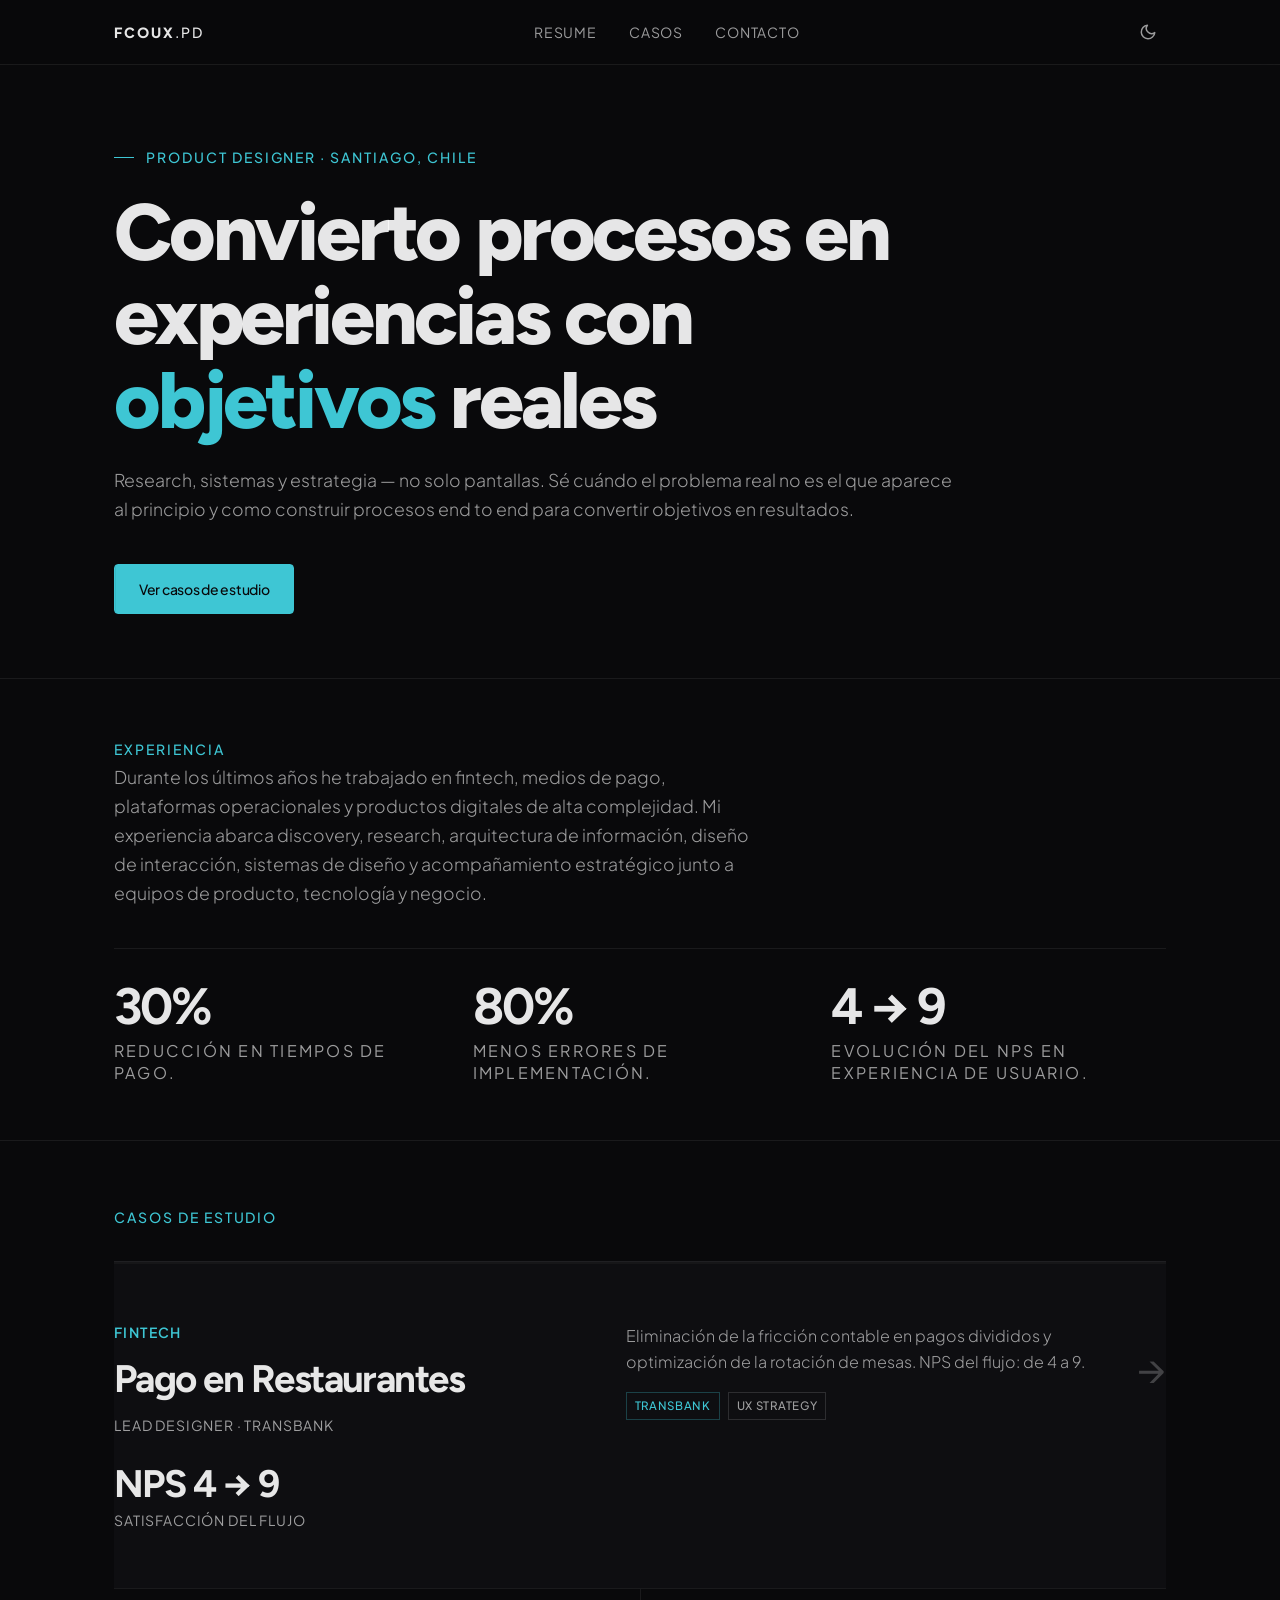
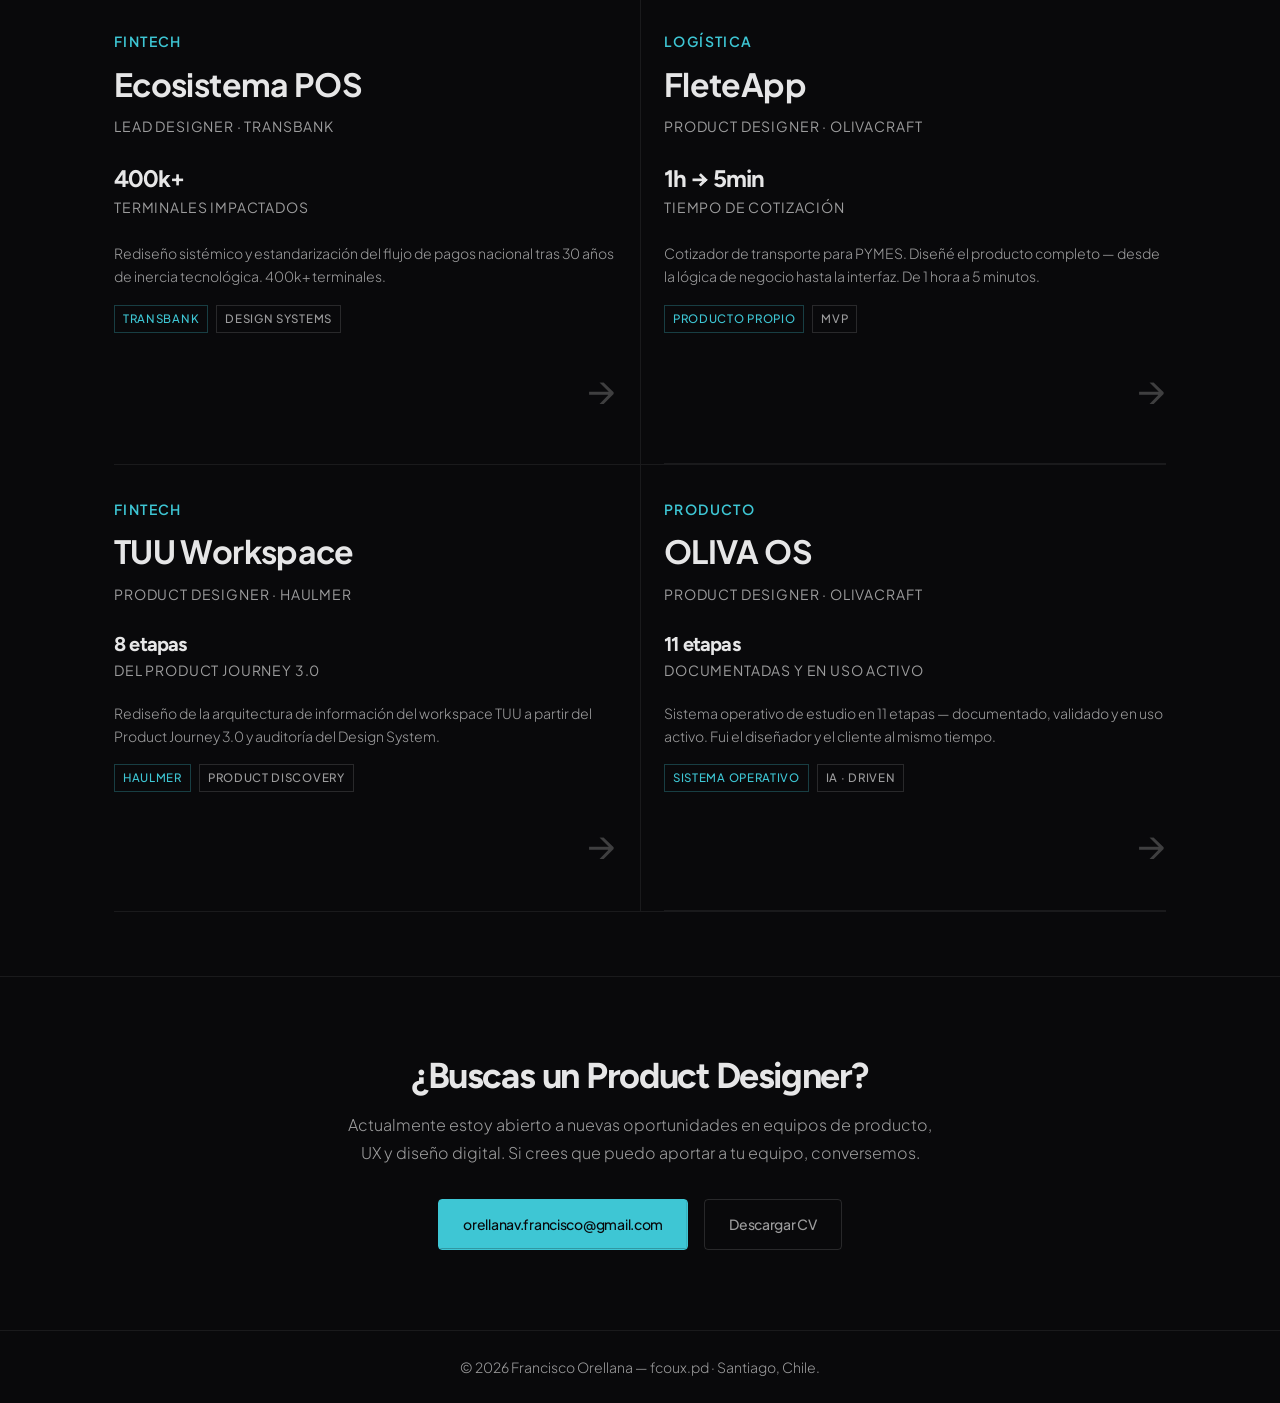
<file: index.html>
<!DOCTYPE html>
<html lang="es">

<head>
  <meta charset="UTF-8" />
  <meta name="viewport" content="width=device-width, initial-scale=1.0" />
  <title>Francisco Orellana — fcoux.pd</title>
  <meta name="description" content="Product Designer con foco en research, sistemas y estrategia. He escalado flujos de pago nacionales y rediseñado ecosistemas de alta transaccionalidad." />
  <meta property="og:title" content="Francisco Orellana — fcoux.pd" />
  <meta property="og:description" content="Product Designer con foco en research, sistemas y estrategia. He escalado flujos de pago nacionales y rediseñado ecosistemas de alta transaccionalidad." />
  <meta property="og:image" content="https://fcohubto.github.io/fco-orellana-pd/media/preview.jpg" />
  <meta property="og:url" content="https://fcohubto.github.io/fco-orellana-pd/" />
  <meta property="og:type" content="website" />
  <link rel="preconnect" href="https://fonts.googleapis.com" />
  <link rel="preconnect" href="https://fonts.gstatic.com" crossorigin />
  <link href="https://fonts.googleapis.com/css2?family=Figtree:wght@300;400;500;600;700;800&family=Plus+Jakarta+Sans:wght@300;400;500;600&display=swap" rel="stylesheet" />
  <link rel="stylesheet" href="css/base.css" />
  <link rel="stylesheet" href="css/index.css" />
  <script>(function(){var t=localStorage.getItem('theme')||'dark';document.documentElement.setAttribute('data-theme',t);})();</script>
</head>

<body>

  <header class="navbar" id="navbar">
    <div class="container nav-content">
      <a href="index.html" class="logo" aria-label="Inicio"><strong>fcoux</strong>.pd</a>
      <nav class="desktop-nav" aria-label="Navegación principal">
        <a href="#about">Resume</a>
        <a href="#projects">Casos</a>
        <a href="#contact">Contacto</a>
      </nav>
      <button class="theme-toggle" id="themeToggle" aria-label="Activar modo claro">
        <svg class="icon-moon" xmlns="http://www.w3.org/2000/svg" width="18" height="18" viewBox="0 0 24 24" fill="none" stroke="currentColor" stroke-width="2" stroke-linecap="round" stroke-linejoin="round" aria-hidden="true"><path d="M21 12.79A9 9 0 1 1 11.21 3 7 7 0 0 0 21 12.79z"/></svg>
        <svg class="icon-sun" xmlns="http://www.w3.org/2000/svg" width="18" height="18" viewBox="0 0 24 24" fill="none" stroke="currentColor" stroke-width="2" stroke-linecap="round" stroke-linejoin="round" aria-hidden="true"><circle cx="12" cy="12" r="5"/><line x1="12" y1="1" x2="12" y2="3"/><line x1="12" y1="21" x2="12" y2="23"/><line x1="4.22" y1="4.22" x2="5.64" y2="5.64"/><line x1="18.36" y1="18.36" x2="19.78" y2="19.78"/><line x1="1" y1="12" x2="3" y2="12"/><line x1="21" y1="12" x2="23" y2="12"/><line x1="4.22" y1="19.78" x2="5.64" y2="18.36"/><line x1="18.36" y1="5.64" x2="19.78" y2="4.22"/></svg>
      </button>
      <button class="menu-toggle" id="menuToggle" type="button" aria-label="Abrir menú" aria-expanded="false">
        <span></span><span></span><span></span>
      </button>
    </div>
    <nav class="mobile-menu" id="mobileMenu" aria-label="Menú móvil">
      <a href="#about">Resume</a>
      <a href="#projects">Casos</a>
      <a href="#contact">Contacto</a>
    </nav>
  </header>

  <main>

    <!-- HERO -->
    <section class="hero">
      <div class="container">
        <p class="eyebrow">Product Designer · Santiago, Chile</p>
        <h1>Convierto procesos en experiencias con <span class="accent">objetivos</span> reales</h1>
        <p class="hero-body">Research, sistemas y estrategia — no solo pantallas. Sé cuándo el problema real no es el que aparece al principio y como construir procesos end to end para convertir objetivos en resultados.</p>
        <div class="hero-actions">
          <a href="#projects" class="btn btn-primary">Ver casos de estudio</a>
        </div>
      </div>
    </section>

   
    <!-- ABOUT -->
    <section class="section-about">

    <div class="container">

        <span class="section-label">
            Experiencia
        </span>

        <p class="about-lead">
            Durante los últimos años he trabajado en fintech, medios de pago, plataformas operacionales
            y productos digitales de alta complejidad. Mi experiencia abarca discovery, research,
            arquitectura de información, diseño de interacción, sistemas de diseño y acompañamiento
            estratégico junto a equipos de producto, tecnología y negocio.
        </p>

        <div class="stats-strip">

            <div class="stat-item">
                <span class="stat-number">30%</span>
                <span class="stat-label">
                    Reducción en tiempos de pago.
                </span>
            </div>

            <div class="stat-item">
                <span class="stat-number">80%</span>
                <span class="stat-label">
                    Menos errores de implementación.
                </span>
            </div>

            <div class="stat-item">
                <span class="stat-number">4 → 9</span>
                <span class="stat-label">
                    Evolución del NPS en experiencia de usuario.
                </span>
            </div>

        </div>

    </div>

</section>

    <!-- CASOS DE ESTUDIO -->
    <section class="section-projects" id="projects">
      <div class="container">
        <p class="section-label">Casos de Estudio</p>
        <div class="projects">

          <!-- FEATURED -->
          <article class="project-card project-card--featured">
            <a href="html/restaurante.html" class="project-card-link">
              <div class="project-meta">
                <span class="case-num">Fintech</span>
                <h3>Pago en Restaurantes</h3>
                <p class="project-role">Lead Designer · Transbank</p>
                <div class="card-metric">
                  <span class="metric-value">NPS 4 → 9</span>
                  <span class="metric-label">satisfacción del flujo</span>
                </div>
              </div>
              <div class="project-body">
                <p class="project-description">Eliminación de la fricción contable en pagos divididos y optimización de la rotación de mesas. NPS del flujo: de 4 a 9.</p>
                <div class="project-tags">
                  <span class="tag tag-primary">Transbank</span>
                  <span class="tag tag-secondary">UX Strategy</span>
                </div>
              </div>
              <span class="case-arrow" aria-hidden="true">→</span>
            </a>
          </article>

          <!-- ROW MEDIA -->
          <div class="projects-row">
            <article class="project-card">
              <a href="html/ecosistemas.html" class="project-card-link">
                <div class="project-meta">
                  <span class="case-num">Fintech</span>
                  <h3>Ecosistema POS</h3>
                  <p class="project-role">Lead Designer · Transbank</p>
                  <div class="card-metric">
                    <span class="metric-value">400k+</span>
                    <span class="metric-label">terminales impactados</span>
                  </div>
                </div>
                <div class="project-body">
                  <p class="project-description">Rediseño sistémico y estandarización del flujo de pagos nacional tras 30 años de inercia tecnológica. 400k+ terminales.</p>
                  <div class="project-tags">
                    <span class="tag tag-primary">Transbank</span>
                    <span class="tag tag-secondary">Design Systems</span>
                  </div>
                </div>
                <span class="case-arrow" aria-hidden="true">→</span>
              </a>
            </article>

            <article class="project-card">
              <a href="html/fletes.html" class="project-card-link">
                <div class="project-meta">
                  <span class="case-num">Logística</span>
                  <h3>FleteApp</h3>
                  <p class="project-role">Product Designer · Olivacraft</p>
                  <div class="card-metric">
                    <span class="metric-value">1h → 5min</span>
                    <span class="metric-label">tiempo de cotización</span>
                  </div>
                </div>
                <div class="project-body">
                  <p class="project-description">Cotizador de transporte para PYMES. Diseñé el producto completo — desde la lógica de negocio hasta la interfaz. De 1 hora a 5 minutos.</p>
                  <div class="project-tags">
                    <span class="tag tag-primary">Producto propio</span>
                    <span class="tag tag-secondary">MVP</span>
                  </div>
                </div>
                <span class="case-arrow" aria-hidden="true">→</span>
              </a>
            </article>
          </div>

          <!-- ROW COMPACT -->
          <div class="projects-row projects-row--compact">
            <article class="project-card">
              <a href="html/haulmer.html" class="project-card-link">
                <div class="project-meta">
                  <span class="case-num">Fintech</span>
                  <h3>TUU Workspace</h3>
                  <p class="project-role">Product Designer · Haulmer</p>
                  <div class="card-metric">
                    <span class="metric-value">8 etapas</span>
                    <span class="metric-label">del Product Journey 3.0</span>
                  </div>
                </div>
                <div class="project-body">
                  <p class="project-description">Rediseño de la arquitectura de información del workspace TUU a partir del Product Journey 3.0 y auditoría del Design System.</p>
                  <div class="project-tags">
                    <span class="tag tag-primary">Haulmer</span>
                    <span class="tag tag-secondary">Product Discovery</span>
                  </div>
                </div>
                <span class="case-arrow" aria-hidden="true">→</span>
              </a>
            </article>

            <article class="project-card">
              <a href="html/oliva.html" class="project-card-link">
                <div class="project-meta">
                  <span class="case-num">Producto</span>
                  <h3>OLIVA OS</h3>
                  <p class="project-role">Product Designer · Olivacraft</p>
                  <div class="card-metric">
                    <span class="metric-value">11 etapas</span>
                    <span class="metric-label">documentadas y en uso activo</span>
                  </div>
                </div>
                <div class="project-body">
                  <p class="project-description">Sistema operativo de estudio en 11 etapas — documentado, validado y en uso activo. Fui el diseñador y el cliente al mismo tiempo.</p>
                  <div class="project-tags">
                    <span class="tag tag-primary">Sistema Operativo</span>
                    <span class="tag tag-secondary">IA · Driven</span>
                  </div>
                </div>
                <span class="case-arrow" aria-hidden="true">→</span>
              </a>
            </article>
          </div>

        </div>
      </div>
    </section>

    <!-- CONTACTO -->
    <section class="section-contact" id="contact">
      <div class="container">
       <h2>
    ¿Buscas un Product Designer?
</h2>

<p>
    Actualmente estoy abierto a nuevas oportunidades en equipos de producto, <br>
    UX y diseño digital. Si crees que puedo aportar a tu equipo, conversemos.
</p>
        <div class="contact-actions">
          <a href="mailto:orellanav.francisco@gmail.com" class="btn btn-primary">orellanav.francisco@gmail.com</a>
          <a href="https://drive.google.com/file/d/1DukevKoUTuz3YmqU4nQAWcCzyHPK4ZQq/view?usp=sharingf" class="btn btn-outline" target="_blank" rel="noopener">Descargar CV</a>
        </div>
      </div>
    </section>

  </main>

  <footer>
    <p>© 2026 Francisco Orellana — fcoux.pd · Santiago, Chile.</p>
  </footer>

  <script src="js/main.js"></script>
</body>

</html>
</file>
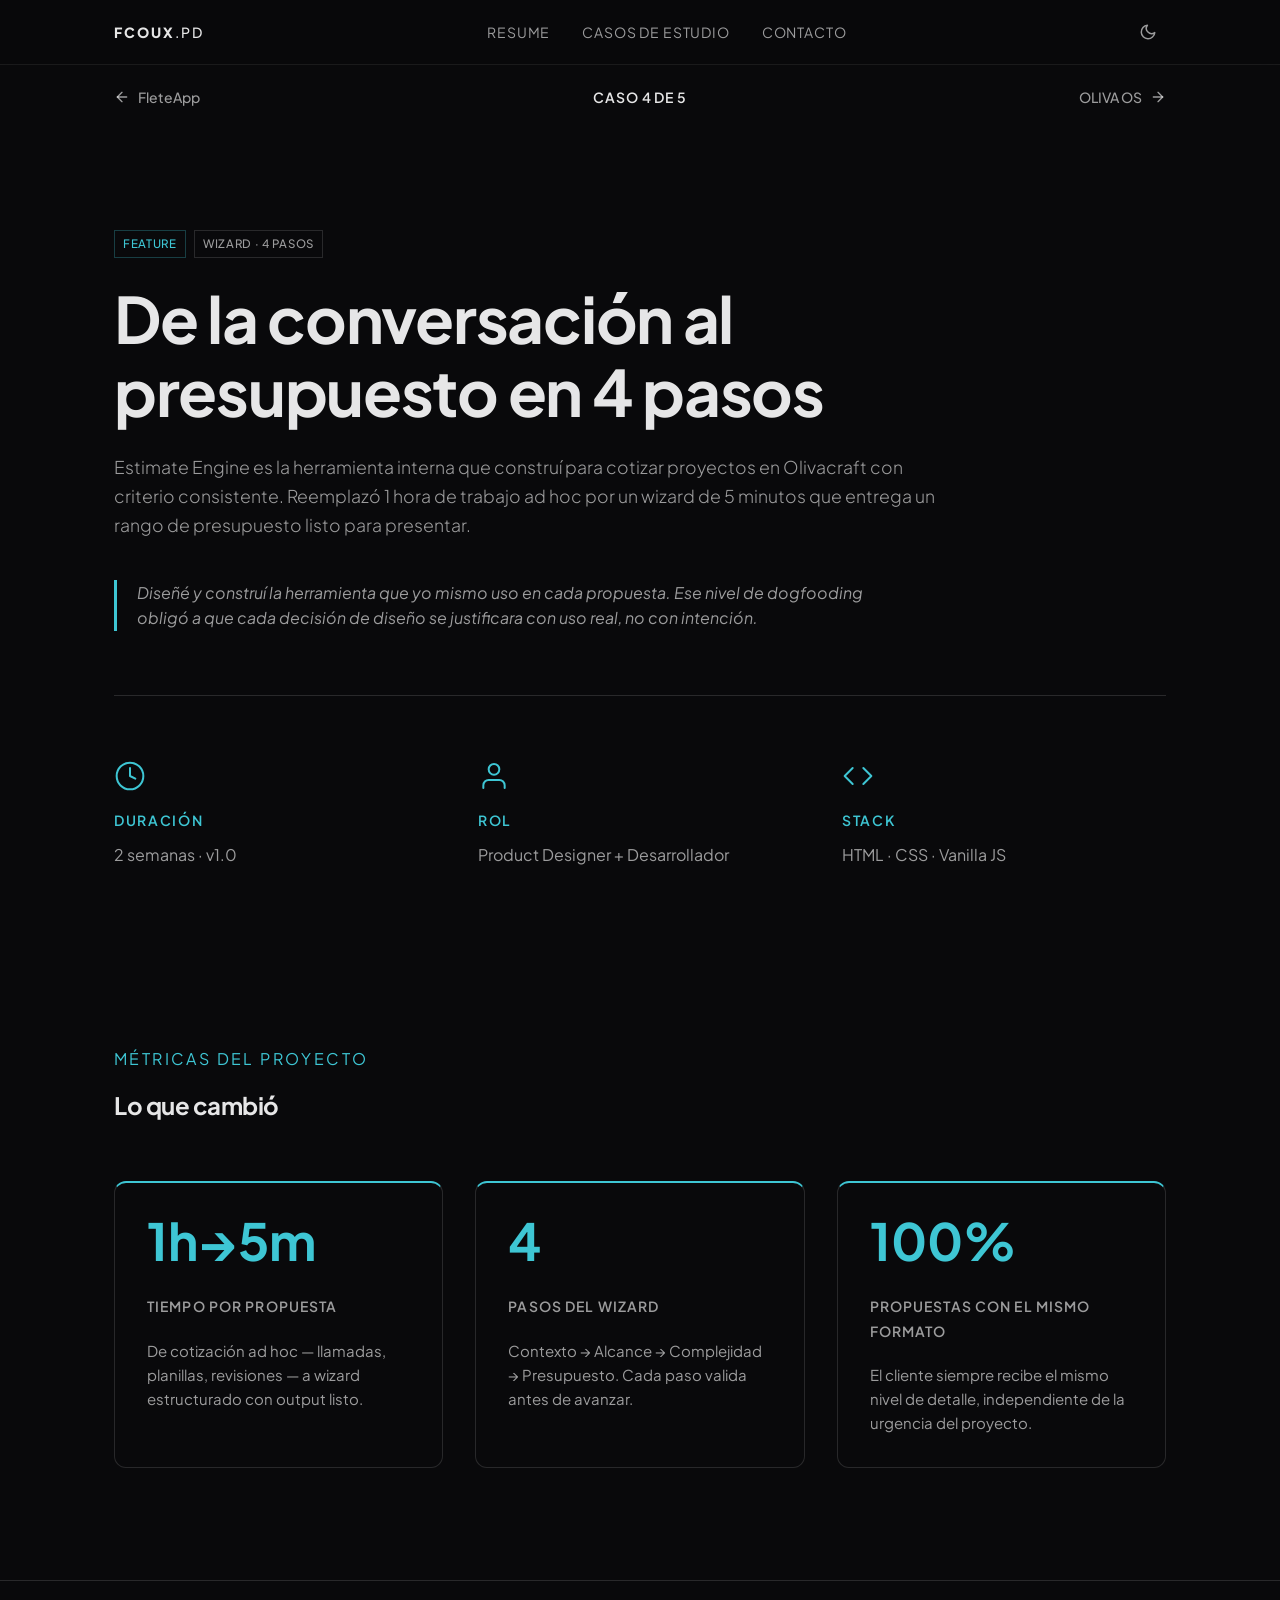
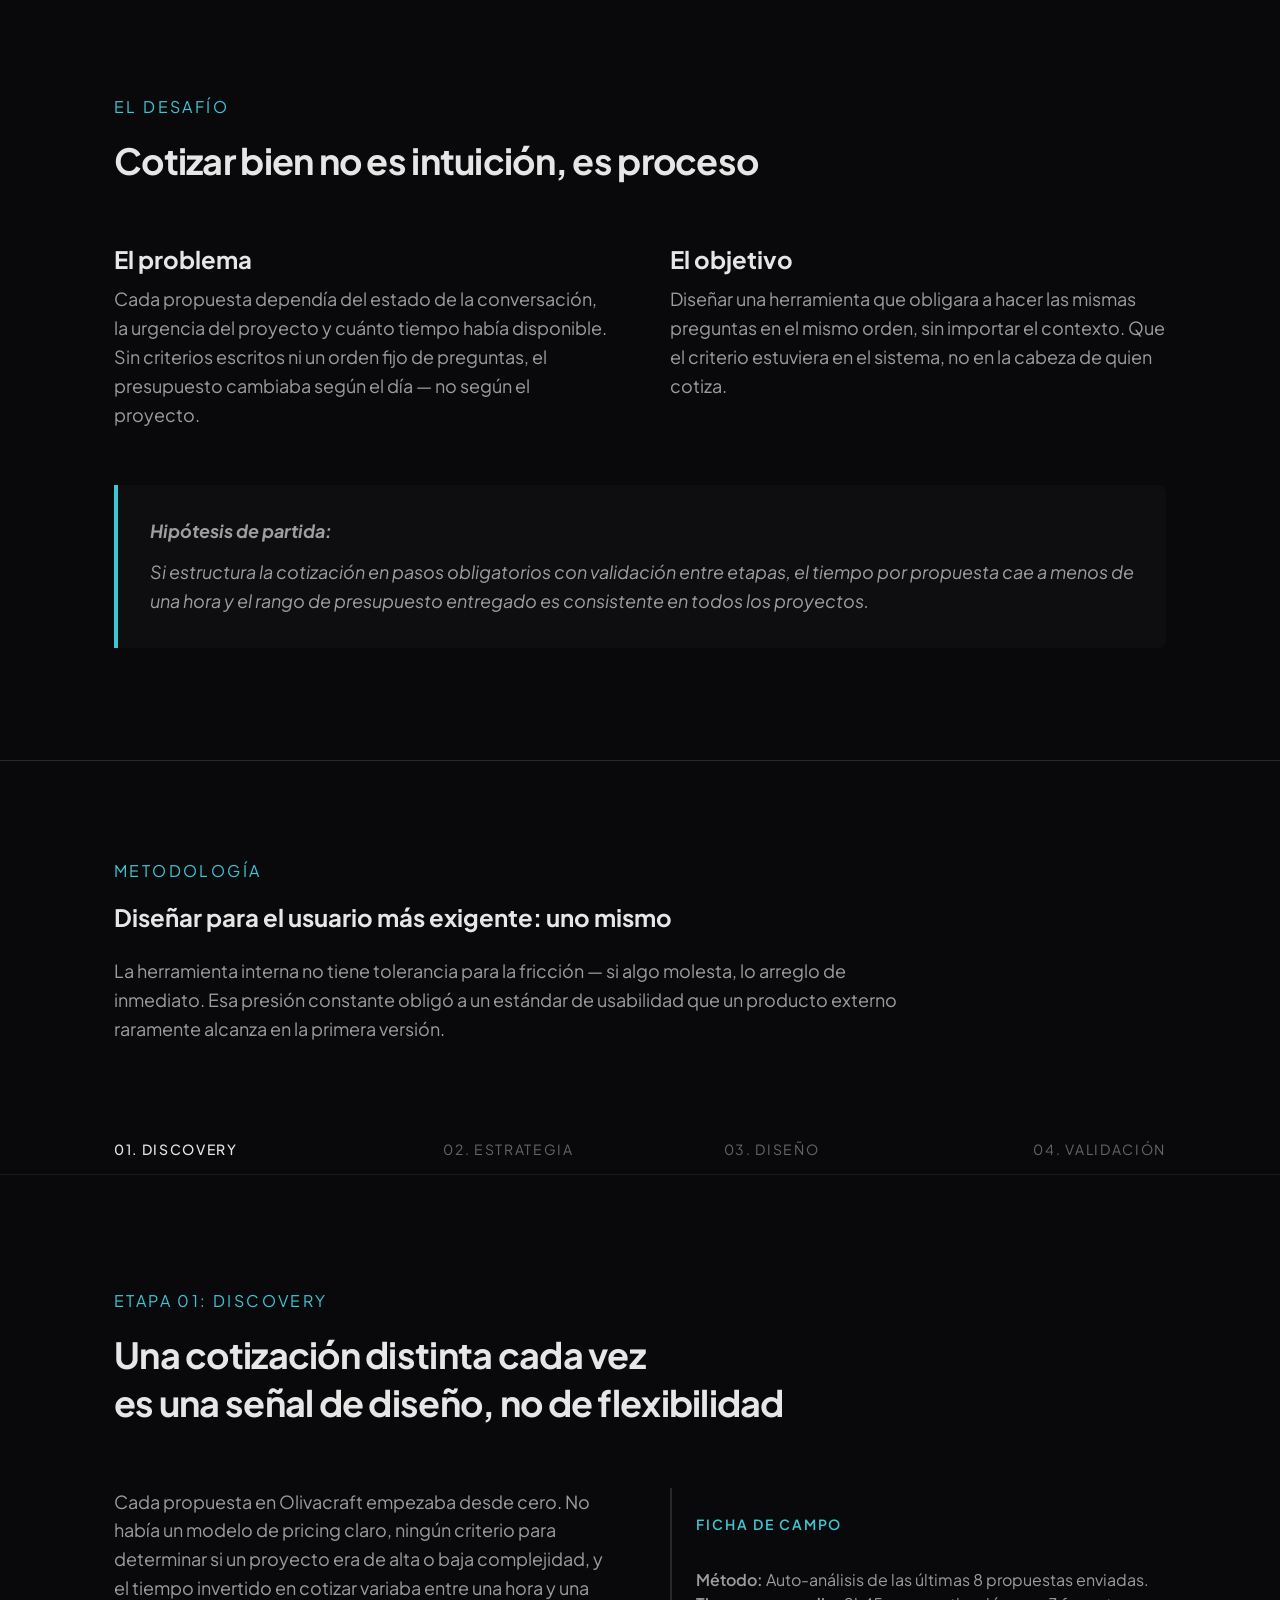
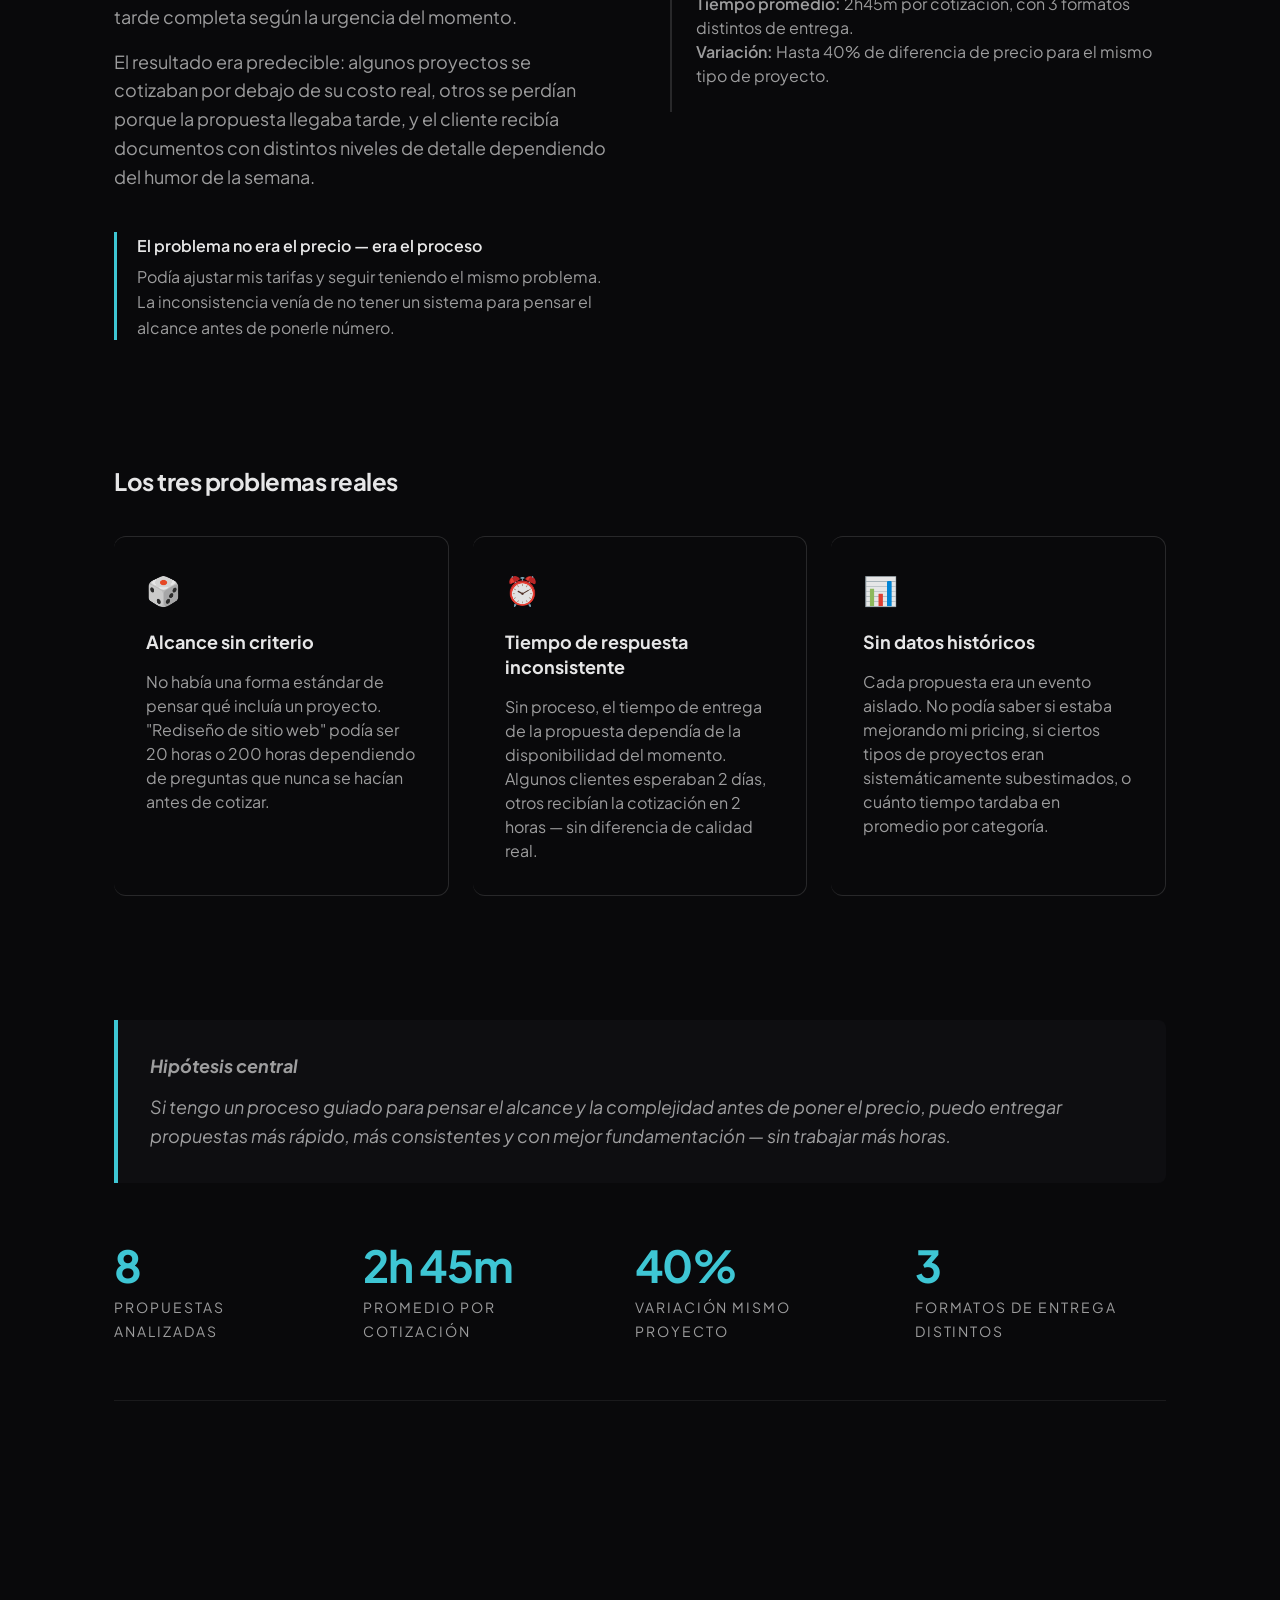
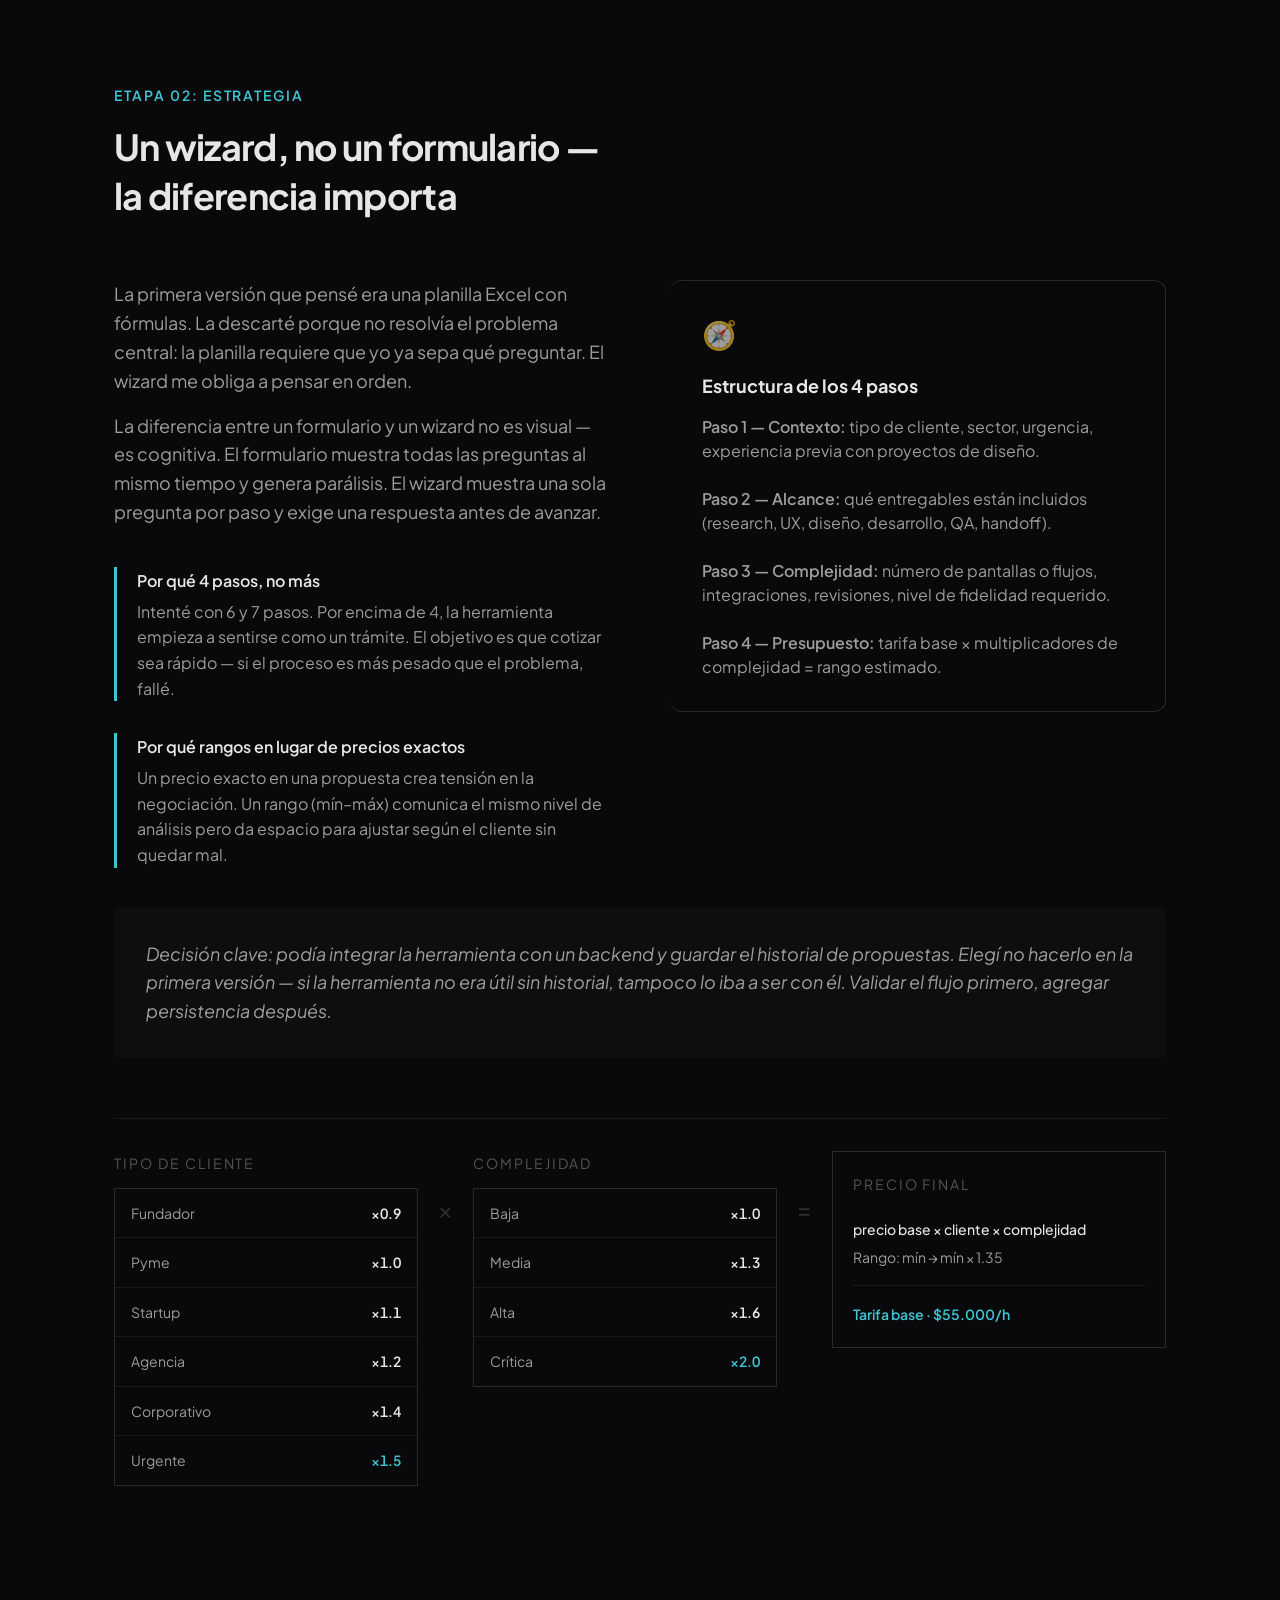
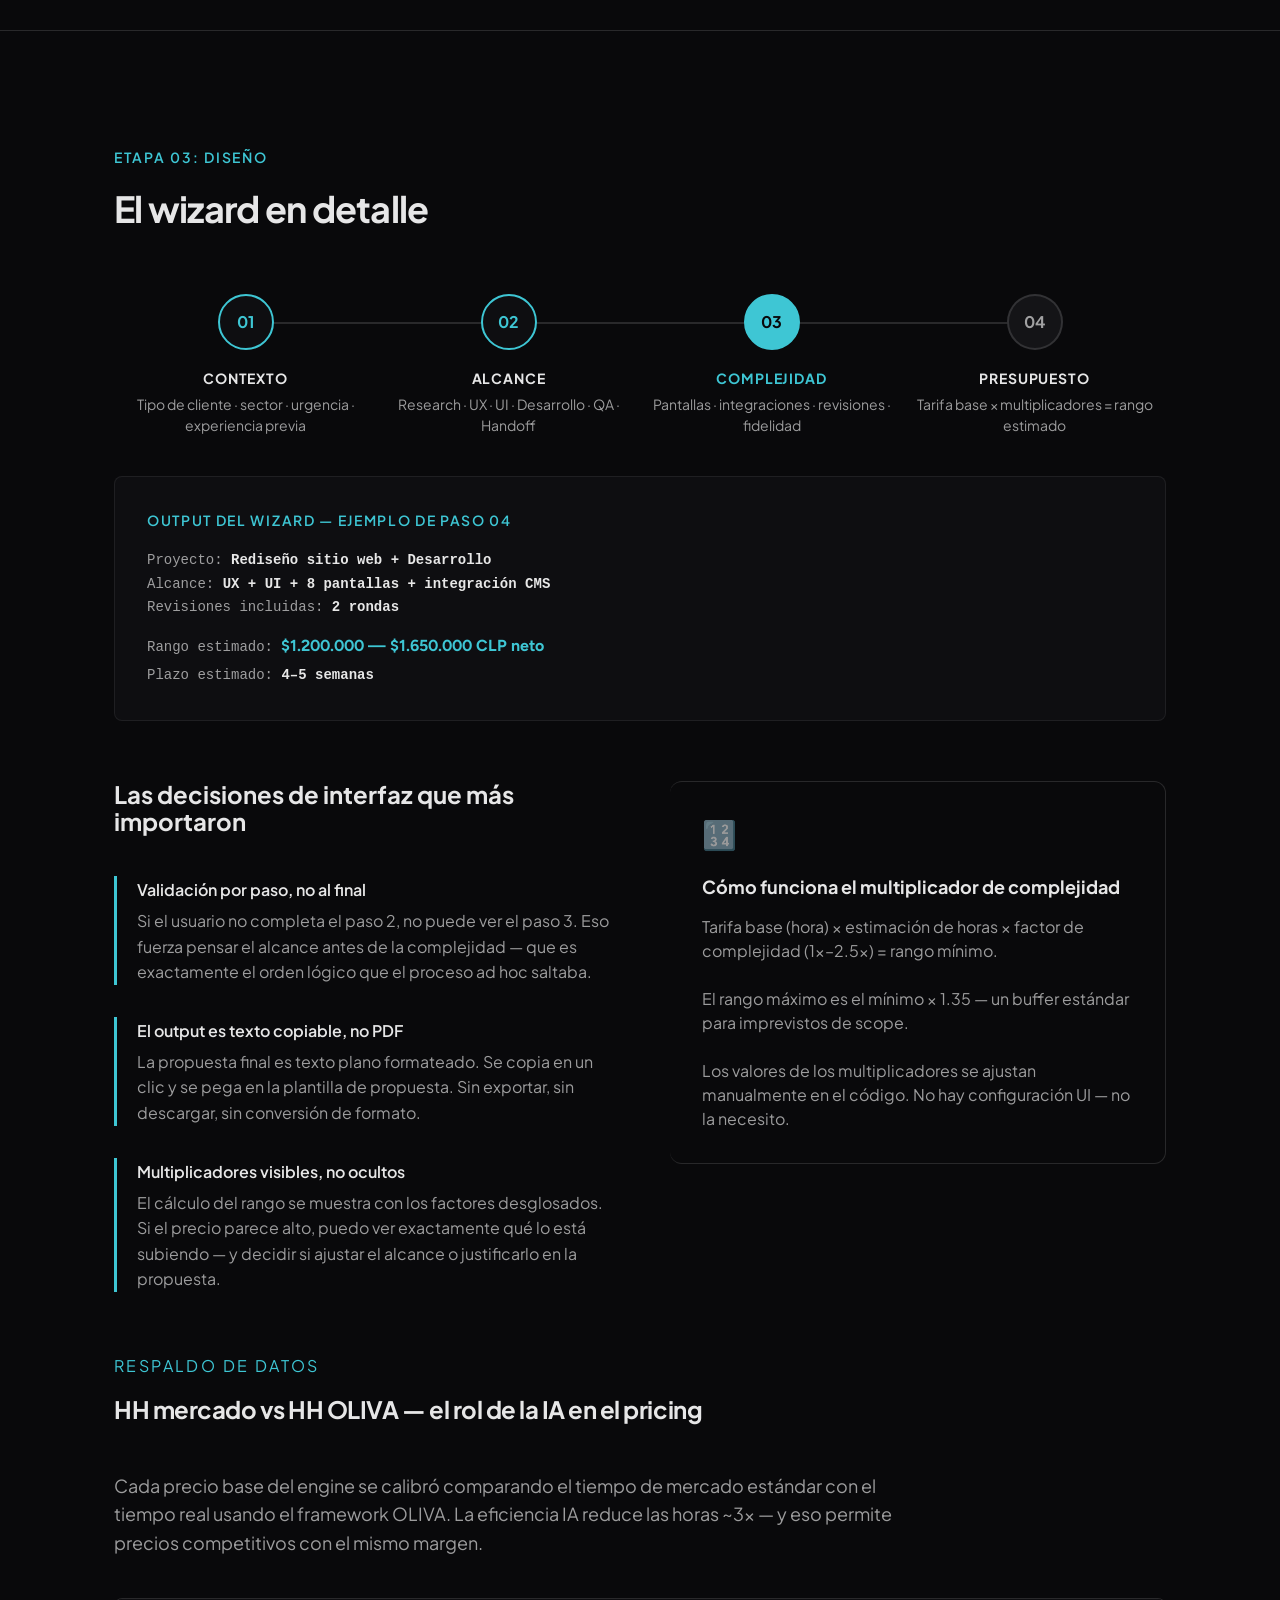
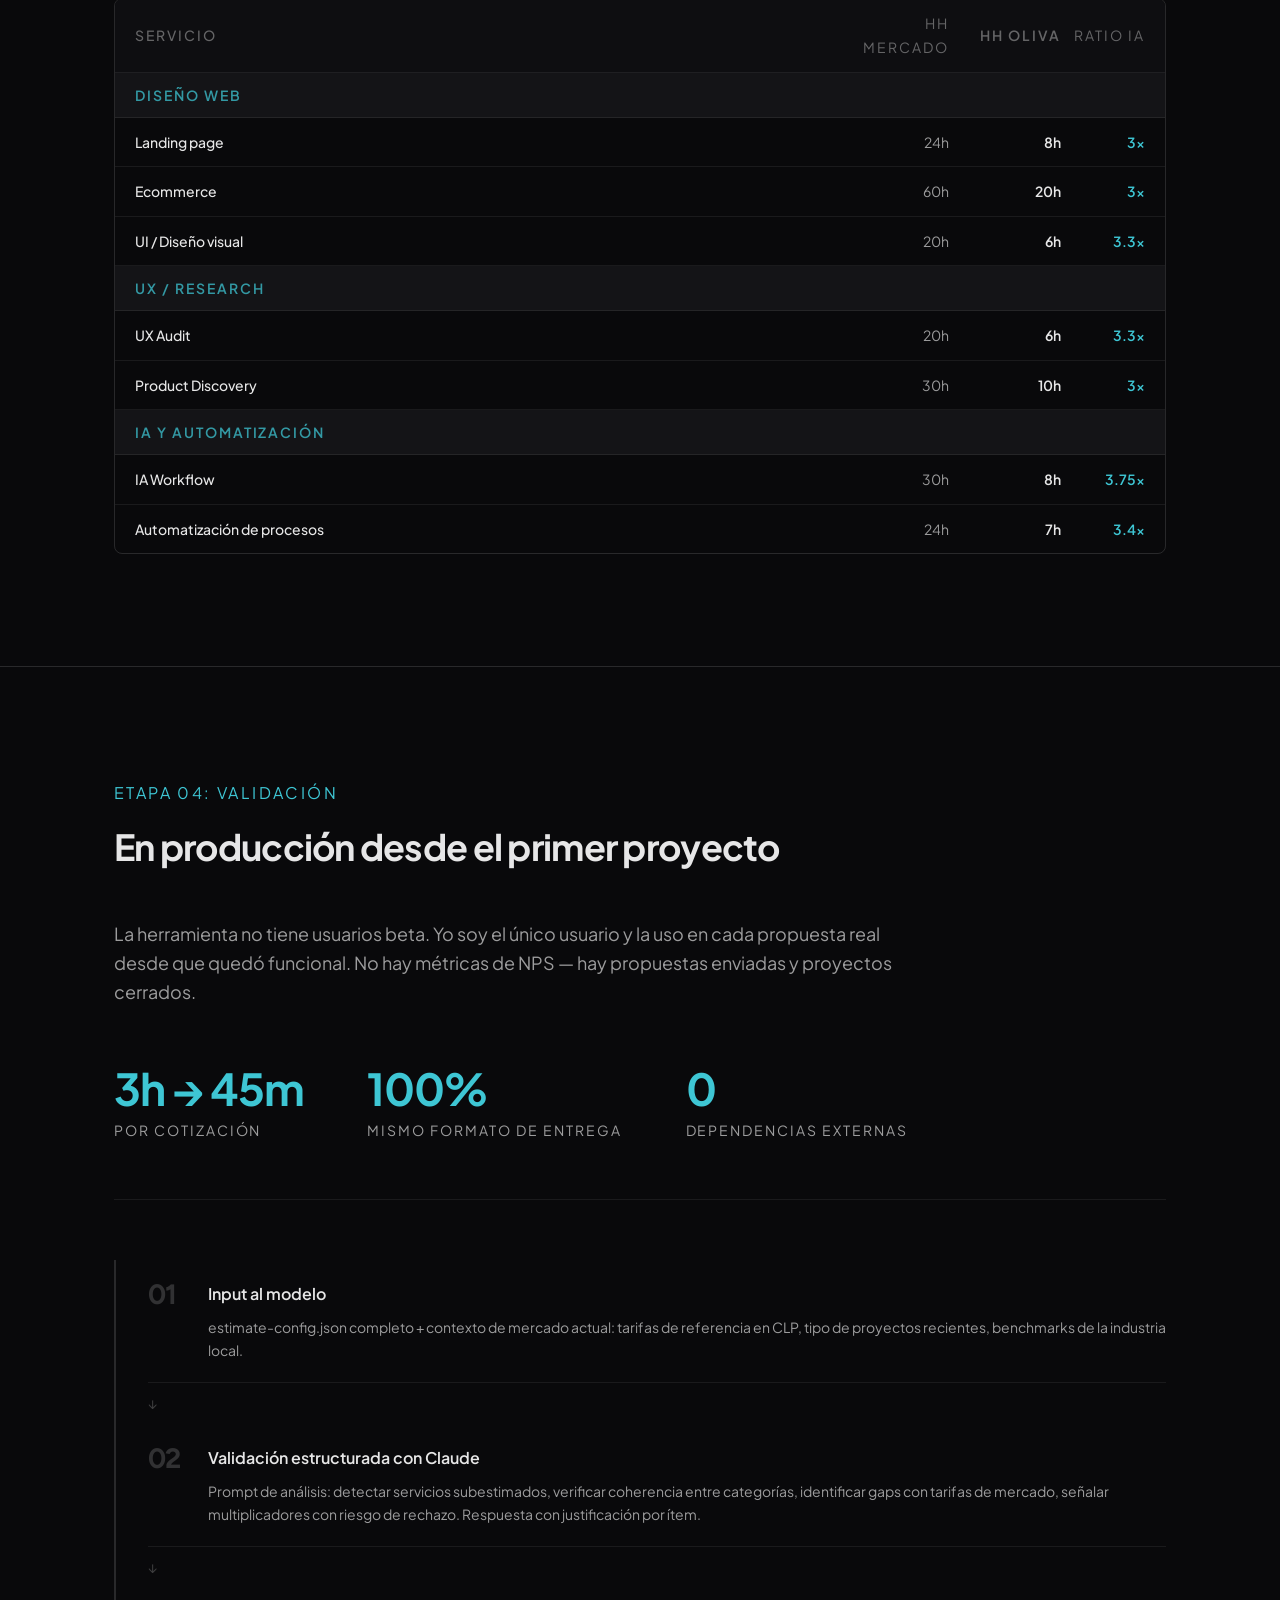
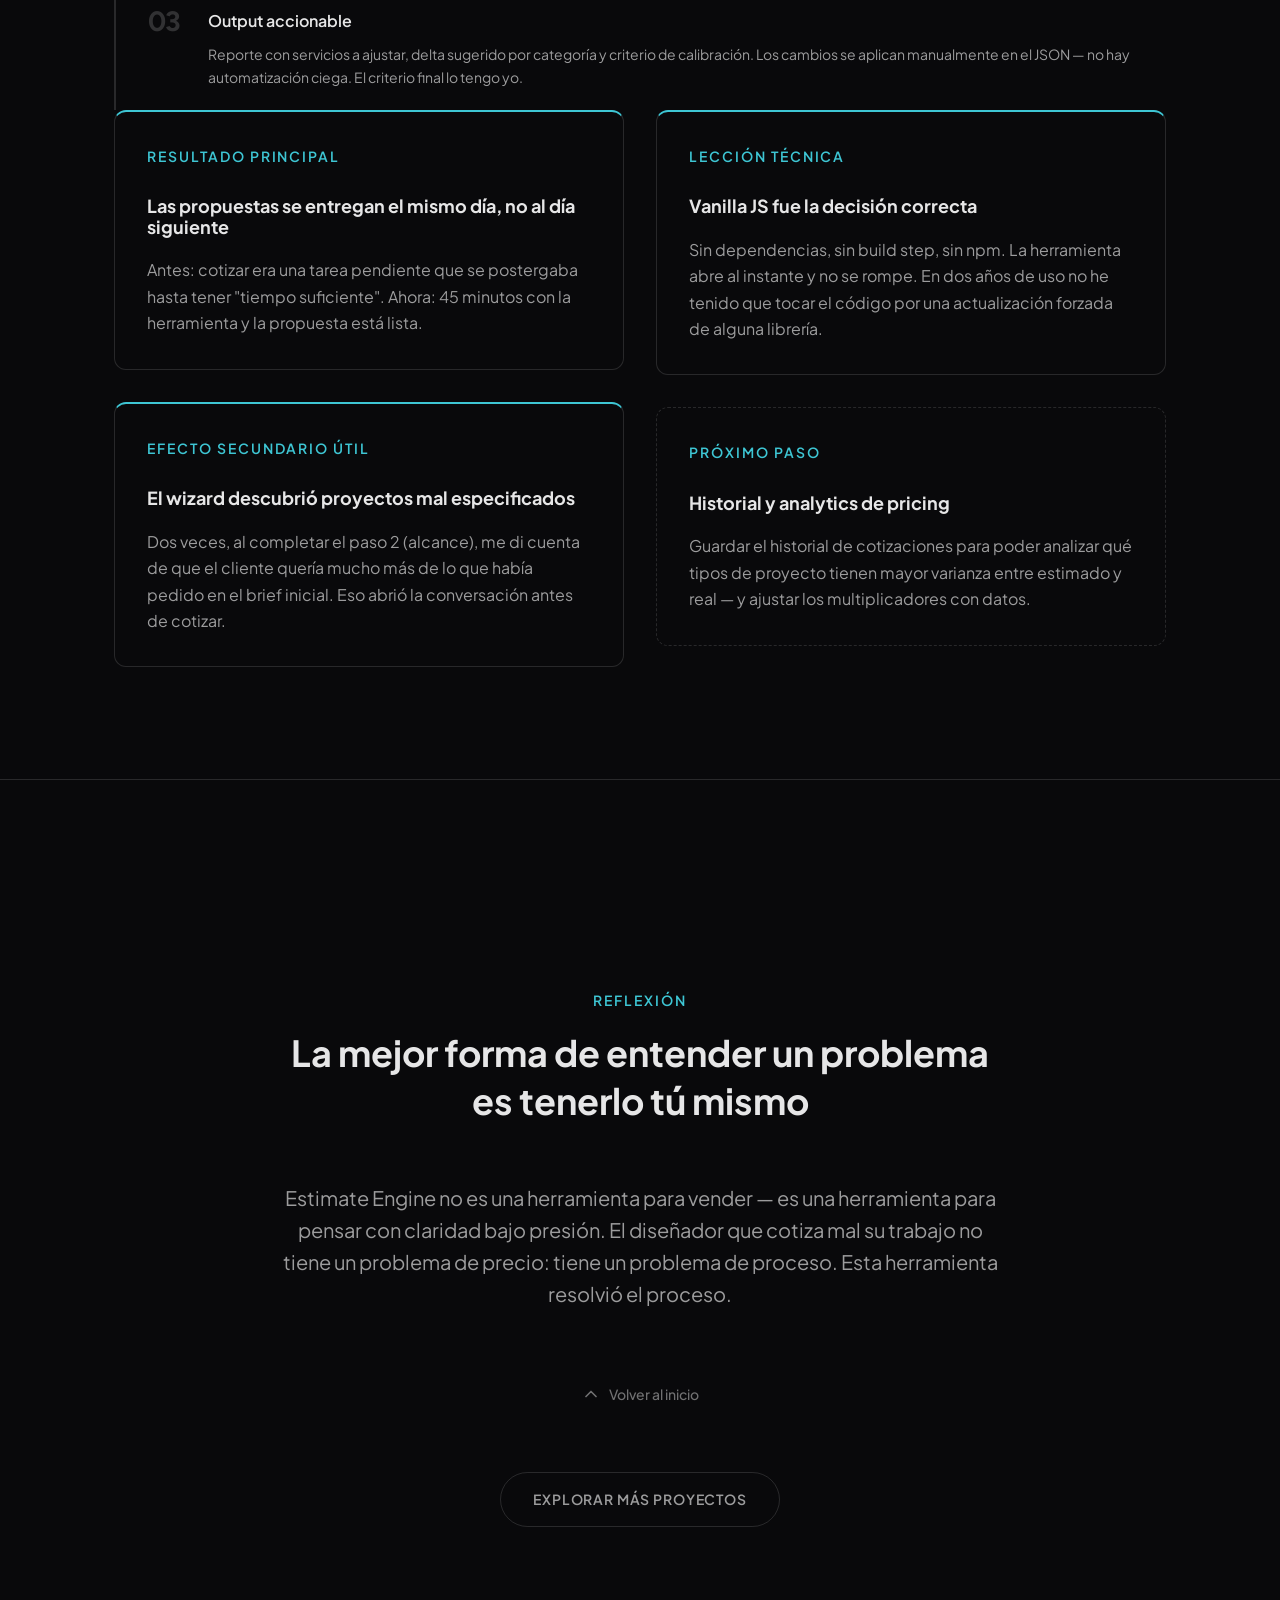
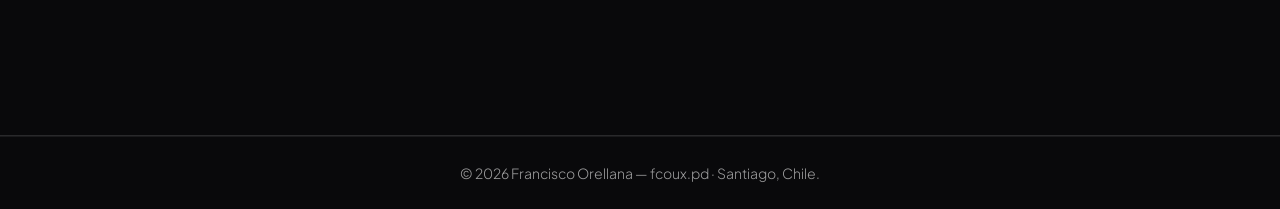
<file: html/estimate.html>
<!DOCTYPE html>
<html lang="es">
<head>
    <meta charset="UTF-8">
    <meta name="viewport" content="width=device-width, initial-scale=1.0">
    <title>Estimate Engine | fcoux.pd</title>
    <link rel="preconnect" href="https://fonts.googleapis.com" />
    <link rel="preconnect" href="https://fonts.gstatic.com" crossorigin />
    <link href="https://fonts.googleapis.com/css2?family=Figtree:wght@300;400;500;600;700;800&family=Plus+Jakarta+Sans:wght@300;400;500;600&display=swap" rel="stylesheet" />
    <link rel="stylesheet" href="../css/base.css">
    <link rel="stylesheet" href="../css/caso.css">
    <link rel="stylesheet" href="../css/estimate.css">
    <script>(function(){var t=localStorage.getItem('theme')||'dark';document.documentElement.setAttribute('data-theme',t);})();</script>
</head>
<body>

    <header class="navbar" id="navbar">
        <div class="container nav-content">
            <a href="../index.html" class="logo"><strong>fcoux</strong>.pd</a>
            <nav class="nav-links desktop-nav">
                <a href="../index.html#about">Resume</a>
                <a href="../index.html#projects">Casos de Estudio</a>
                <a href="../index.html#contact">Contacto</a>
            </nav>
            <button class="theme-toggle" id="themeToggle" aria-label="Activar modo claro">
                <svg class="icon-moon" xmlns="http://www.w3.org/2000/svg" width="18" height="18" viewBox="0 0 24 24" fill="none" stroke="currentColor" stroke-width="2" stroke-linecap="round" stroke-linejoin="round" aria-hidden="true"><path d="M21 12.79A9 9 0 1 1 11.21 3 7 7 0 0 0 21 12.79z"/></svg>
                <svg class="icon-sun" xmlns="http://www.w3.org/2000/svg" width="18" height="18" viewBox="0 0 24 24" fill="none" stroke="currentColor" stroke-width="2" stroke-linecap="round" stroke-linejoin="round" aria-hidden="true"><circle cx="12" cy="12" r="5"/><line x1="12" y1="1" x2="12" y2="3"/><line x1="12" y1="21" x2="12" y2="23"/><line x1="4.22" y1="4.22" x2="5.64" y2="5.64"/><line x1="18.36" y1="18.36" x2="19.78" y2="19.78"/><line x1="1" y1="12" x2="3" y2="12"/><line x1="21" y1="12" x2="23" y2="12"/><line x1="4.22" y1="19.78" x2="5.64" y2="18.36"/><line x1="18.36" y1="5.64" x2="19.78" y2="4.22"/></svg>
            </button>
            <button class="menu-toggle" id="menuToggle" type="button" aria-label="Abrir menú" aria-expanded="false">
                <span></span><span></span><span></span>
            </button>
        </div>
        <nav class="mobile-menu" id="mobileMenu">
            <a href="../index.html#about">Resume</a>
            <a href="../index.html#projects">Casos de Estudio</a>
            <a href="../index.html#contact">Contacto</a>
        </nav>
    </header>

    <nav class="breadcrumb-nav case-nav" aria-label="Navegación entre casos">
        <div class="container">
            <div class="case-nav-track">
                <a href="../html/fletes.html" class="case-nav-prev">
                    <svg width="16" height="16" viewBox="0 0 24 24" fill="none" stroke="currentColor" stroke-width="2" stroke-linecap="round" stroke-linejoin="round" aria-hidden="true"><path d="M19 12H5"/><path d="m12 19-7-7 7-7"/></svg>
                    <span class="case-nav-label">FleteApp</span>
                </a>
                <span class="case-nav-identity">Caso 4 de 5</span>
                <a href="../html/oliva.html" class="case-nav-next">
                    <span class="case-nav-label">OLIVA OS</span>
                    <svg width="16" height="16" viewBox="0 0 24 24" fill="none" stroke="currentColor" stroke-width="2" stroke-linecap="round" stroke-linejoin="round" aria-hidden="true"><path d="M5 12h14"/><path d="m12 5 7 7-7 7"/></svg>
                </a>
            </div>
        </div>
    </nav>

    <main>

        <!-- HERO -->
        <section class="project-detail-hero">
            <div class="container">
                <div class="project-tags">
                    <span class="tag tag-primary">Feature</span>
                    <span class="tag tag-secondary">Wizard · 4 pasos</span>
                </div>

                <div class="project-header">
                    <h1>De la conversación al presupuesto en 4 pasos</h1>
                    <p class="project-subtitle">Estimate Engine es la herramienta interna que construí para cotizar proyectos en Olivacraft con criterio consistente. Reemplazó 1 hora de trabajo ad hoc por un wizard de 5 minutos que entrega un rango de presupuesto listo para presentar.</p>
                </div>

                <p class="case-role">Diseñé y construí la herramienta que yo mismo uso en cada propuesta. Ese nivel de dogfooding obligó a que cada decisión de diseño se justificara con uso real, no con intención.</p>

                <div class="project-meta-grid">
                    <div class="project-meta-item">
                        <div class="icon-box">
                            <svg xmlns="http://www.w3.org/2000/svg" viewBox="0 0 24 24" fill="none" stroke="currentColor" stroke-width="2" stroke-linecap="round" stroke-linejoin="round"><circle cx="12" cy="12" r="10"/><polyline points="12 6 12 12 16 14"/></svg>
                        </div>
                        <span>Duración</span>
                        <p>2 semanas · v1.0</p>
                    </div>
                    <div class="project-meta-item">
                        <div class="icon-box">
                            <svg xmlns="http://www.w3.org/2000/svg" viewBox="0 0 24 24" fill="none" stroke="currentColor" stroke-width="2" stroke-linecap="round" stroke-linejoin="round"><path d="M20 21v-2a4 4 0 0 0-4-4H8a4 4 0 0 0-4 4v2"/><circle cx="12" cy="7" r="4"/></svg>
                        </div>
                        <span>Rol</span>
                        <p>Product Designer + Desarrollador</p>
                    </div>
                    <div class="project-meta-item">
                        <div class="icon-box">
                            <svg xmlns="http://www.w3.org/2000/svg" viewBox="0 0 24 24" fill="none" stroke="currentColor" stroke-width="2" stroke-linecap="round" stroke-linejoin="round"><polyline points="16 18 22 12 16 6"/><polyline points="8 6 2 12 8 18"/></svg>
                        </div>
                        <span>Stack</span>
                        <p>HTML · CSS · Vanilla JS</p>
                    </div>
                </div>
            </div>
        </section>


        <!-- MÉTRICAS -->
        <section class="section-wrapper border-top">
            <div class="section-content">
                <div class="container">
                    <div class="process-header">
                        <span class="eyebrow">Métricas del proyecto</span>
                        <h3 class="feature-title">Lo que cambió</h3>
                    </div>
                    <div class="metrics-grid mt-60">
                        <div class="metric-card">
                            <span class="metric-value">1h→5m</span>
                            <h3 class="metric-label">Tiempo por propuesta</h3>
                            <p class="metric-description">De cotización ad hoc — llamadas, planillas, revisiones — a wizard estructurado con output listo.</p>
                        </div>
                        <div class="metric-card">
                            <span class="metric-value">4</span>
                            <h3 class="metric-label">Pasos del wizard</h3>
                            <p class="metric-description">Contexto → Alcance → Complejidad → Presupuesto. Cada paso valida antes de avanzar.</p>
                        </div>
                        <div class="metric-card">
                            <span class="metric-value">100%</span>
                            <h3 class="metric-label">Propuestas con el mismo formato</h3>
                            <p class="metric-description">El cliente siempre recibe el mismo nivel de detalle, independiente de la urgencia del proyecto.</p>
                        </div>
                    </div>
                </div>
            </div>
        </section>


        <!-- EL DESAFÍO -->
        <section class="section-wrapper border-top">
            <div class="container">
                <div class="problem-statement">
                    <div class="process-header">
                        <span class="eyebrow">El desafío</span>
                        <h2 class="feature-title">Cotizar bien no es intuición, es proceso</h2>
                    </div>

                    <div class="two-columns-grid mt-60">
                        <div class="col-text">
                            <h3>El problema</h3>
                            <p>Cada propuesta dependía del estado de la conversación, la urgencia del proyecto y cuánto tiempo había disponible. Sin criterios escritos ni un orden fijo de preguntas, el presupuesto cambiaba según el día — no según el proyecto.</p>
                        </div>
                        <div class="col-text">
                            <h3>El objetivo</h3>
                            <p>Diseñar una herramienta que obligara a hacer las mismas preguntas en el mismo orden, sin importar el contexto. Que el criterio estuviera en el sistema, no en la cabeza de quien cotiza.</p>
                        </div>
                    </div>

                    <div class="data-box mt-40">
                        <strong>Hipótesis de partida:</strong> Si estructura la cotización en pasos obligatorios con validación entre etapas, el tiempo por propuesta cae a menos de una hora y el rango de presupuesto entregado es consistente en todos los proyectos.
                    </div>
                </div>
            </div>
        </section>


        <!-- MÉTODO INTRO -->
        <section class="section-wrapper process-intro">
            <div class="container">
                <div class="process-header">
                    <span class="eyebrow">Metodología</span>
                    <h3>Diseñar para el usuario más exigente: uno mismo</h3>
                    <p class="section-description">
                        La herramienta interna no tiene tolerancia para la fricción — si algo molesta, lo arreglo de inmediato. Esa presión constante obligó a un estándar de usabilidad que un producto externo raramente alcanza en la primera versión.
                    </p>
                </div>
            </div>
        </section>


        <nav class="project-progress-nav" aria-label="Etapas del caso">
            <div class="progress-bar-fill" id="case-progress-fill"></div>
            <div class="container">
                <div class="chapter-stepper">
                    <a href="#cap1" class="chapter-step" data-cap="cap1">01. Discovery</a>
                    <a href="#cap2" class="chapter-step" data-cap="cap2">02. Estrategia</a>
                    <a href="#cap3" class="chapter-step" data-cap="cap3">03. Diseño</a>
                    <a href="#cap4" class="chapter-step" data-cap="cap4">04. Validación</a>
                </div>
            </div>
        </nav>


        <!-- CAP 1: DISCOVERY -->
        <section id="cap1" class="section-wrapper">
            <div class="container">
                <div class="process-header">
                    <span class="eyebrow">Etapa 01: Discovery</span>
                    <h2 class="feature-title">Una cotización distinta cada vez<br>es una señal de diseño, no de flexibilidad</h2>
                </div>

                <div class="two-columns-grid mt-60">
                    <div class="col-text">
                        <p>Cada propuesta en Olivacraft empezaba desde cero. No había un modelo de pricing claro, ningún criterio para determinar si un proyecto era de alta o baja complejidad, y el tiempo invertido en cotizar variaba entre una hora y una tarde completa según la urgencia del momento.</p>
                        <p>El resultado era predecible: algunos proyectos se cotizaban por debajo de su costo real, otros se perdían porque la propuesta llegaba tarde, y el cliente recibía documentos con distintos niveles de detalle dependiendo del humor de la semana.</p>

                        <div class="pillars-grid">
                            <div class="highlight-list">
                                <strong>El problema no era el precio — era el proceso</strong>
                                <p>Podía ajustar mis tarifas y seguir teniendo el mismo problema. La inconsistencia venía de no tener un sistema para pensar el alcance antes de ponerle número.</p>
                            </div>
                        </div>
                    </div>

                    <div class="col-text">
                        <article class="hypo-item hypo-item--card">
                            <span class="eyebrow">Ficha de Campo</span>
                            <div class="card-body-metrics">
                                <p><strong>Método:</strong> Auto-análisis de las últimas 8 propuestas enviadas.</p>
                                <p><strong>Tiempo promedio:</strong> 2h45m por cotización, con 3 formatos distintos de entrega.</p>
                                <p><strong>Variación:</strong> Hasta 40% de diferencia de precio para el mismo tipo de proyecto.</p>
                            </div>
                        </article>
                    </div>
                </div>

                <div class="guerrilla-box">
                    <div class="process-header">
                        <h3 class="feature-title">Los tres problemas reales</h3>
                    </div>
                    <div class="hypothesis-grid">
                        <article class="hypo-item hypo-item--card">
                            <span class="card-icon">🎲</span>
                            <h4>Alcance sin criterio</h4>
                            <p>No había una forma estándar de pensar qué incluía un proyecto. "Rediseño de sitio web" podía ser 20 horas o 200 horas dependiendo de preguntas que nunca se hacían antes de cotizar.</p>
                        </article>
                        <article class="hypo-item hypo-item--card">
                            <span class="card-icon">⏰</span>
                            <h4>Tiempo de respuesta inconsistente</h4>
                            <p>Sin proceso, el tiempo de entrega de la propuesta dependía de la disponibilidad del momento. Algunos clientes esperaban 2 días, otros recibían la cotización en 2 horas — sin diferencia de calidad real.</p>
                        </article>
                        <article class="hypo-item hypo-item--card">
                            <span class="card-icon">📊</span>
                            <h4>Sin datos históricos</h4>
                            <p>Cada propuesta era un evento aislado. No podía saber si estaba mejorando mi pricing, si ciertos tipos de proyectos eran sistemáticamente subestimados, o cuánto tiempo tardaba en promedio por categoría.</p>
                        </article>
                    </div>
                </div>

                <div class="data-box mt-60">
                    <strong>Hipótesis central</strong>
                    Si tengo un proceso guiado para pensar el alcance y la complejidad antes de poner el precio, puedo entregar propuestas más rápido, más consistentes y con mejor fundamentación — sin trabajar más horas.
                </div>

                <div class="stat-row mt-60">
                    <div class="stat-item">
                        <span class="stat-value">8</span>
                        <span class="stat-label">Propuestas analizadas</span>
                    </div>
                    <div class="stat-item">
                        <span class="stat-value">2h 45m</span>
                        <span class="stat-label">Promedio por cotización</span>
                    </div>
                    <div class="stat-item">
                        <span class="stat-value">40%</span>
                        <span class="stat-label">Variación mismo proyecto</span>
                    </div>
                    <div class="stat-item">
                        <span class="stat-value">3</span>
                        <span class="stat-label">Formatos de entrega distintos</span>
                    </div>
                </div>

            </div>
        </section>


        <!-- CAP 2: ESTRATEGIA -->
        <section id="cap2" class="section-wrapper border-top">
            <div class="container">
                <div class="process-header">
                    <span class="stage-tag">Etapa 02: Estrategia</span>
                    <h2 class="feature-title">Un wizard, no un formulario —<br>la diferencia importa</h2>
                </div>

                <div class="two-columns-grid mt-60">
                    <div class="col-text">
                        <p>La primera versión que pensé era una planilla Excel con fórmulas. La descarté porque no resolvía el problema central: la planilla requiere que yo ya sepa qué preguntar. El wizard me obliga a pensar en orden.</p>
                        <p>La diferencia entre un formulario y un wizard no es visual — es cognitiva. El formulario muestra todas las preguntas al mismo tiempo y genera parálisis. El wizard muestra una sola pregunta por paso y exige una respuesta antes de avanzar.</p>

                        <div class="pillars-grid">
                            <div class="highlight-list">
                                <strong>Por qué 4 pasos, no más</strong>
                                <p>Intenté con 6 y 7 pasos. Por encima de 4, la herramienta empieza a sentirse como un trámite. El objetivo es que cotizar sea rápido — si el proceso es más pesado que el problema, fallé.</p>
                            </div>
                            <div class="highlight-list">
                                <strong>Por qué rangos en lugar de precios exactos</strong>
                                <p>Un precio exacto en una propuesta crea tensión en la negociación. Un rango (mín–máx) comunica el mismo nivel de análisis pero da espacio para ajustar según el cliente sin quedar mal.</p>
                            </div>
                        </div>
                    </div>

                    <div class="col-text">
                        <div class="guerrilla-box" style="padding: 0; margin: 0;">
                            <div class="hypothesis-grid" style="grid-template-columns: 1fr;">
                                <article class="hypo-item hypo-item--card">
                                    <span class="card-icon">🧭</span>
                                    <h4>Estructura de los 4 pasos</h4>
                                    <p><strong>Paso 1 — Contexto:</strong> tipo de cliente, sector, urgencia, experiencia previa con proyectos de diseño.</p>
                                    <p style="margin-top: 8px;"><strong>Paso 2 — Alcance:</strong> qué entregables están incluidos (research, UX, diseño, desarrollo, QA, handoff).</p>
                                    <p style="margin-top: 8px;"><strong>Paso 3 — Complejidad:</strong> número de pantallas o flujos, integraciones, revisiones, nivel de fidelidad requerido.</p>
                                    <p style="margin-top: 8px;"><strong>Paso 4 — Presupuesto:</strong> tarifa base × multiplicadores de complejidad = rango estimado.</p>
                                </article>
                            </div>
                        </div>
                    </div>
                </div>

                <div class="case-decision">
                    <em>Decisión clave: podía integrar la herramienta con un backend y guardar el historial de propuestas. Elegí no hacerlo en la primera versión — si la herramienta no era útil sin historial, tampoco lo iba a ser con él. Validar el flujo primero, agregar persistencia después.</em>
                </div>

                <div class="pricing-system mt-60">
                    <div class="pricing-block">
                        <p class="pricing-block-label">Tipo de cliente</p>
                        <div class="pricing-list">
                            <div class="pricing-item"><span>Fundador</span><span class="pricing-mult">×0.9</span></div>
                            <div class="pricing-item"><span>Pyme</span><span class="pricing-mult">×1.0</span></div>
                            <div class="pricing-item"><span>Startup</span><span class="pricing-mult">×1.1</span></div>
                            <div class="pricing-item"><span>Agencia</span><span class="pricing-mult">×1.2</span></div>
                            <div class="pricing-item"><span>Corporativo</span><span class="pricing-mult">×1.4</span></div>
                            <div class="pricing-item pricing-item--high"><span>Urgente</span><span class="pricing-mult">×1.5</span></div>
                        </div>
                    </div>
                    <div class="pricing-op">×</div>
                    <div class="pricing-block">
                        <p class="pricing-block-label">Complejidad</p>
                        <div class="pricing-list">
                            <div class="pricing-item"><span>Baja</span><span class="pricing-mult">×1.0</span></div>
                            <div class="pricing-item"><span>Media</span><span class="pricing-mult">×1.3</span></div>
                            <div class="pricing-item"><span>Alta</span><span class="pricing-mult">×1.6</span></div>
                            <div class="pricing-item pricing-item--high"><span>Crítica</span><span class="pricing-mult">×2.0</span></div>
                        </div>
                    </div>
                    <div class="pricing-op">=</div>
                    <div class="pricing-block pricing-block--result">
                        <p class="pricing-block-label">Precio final</p>
                        <p class="pricing-formula-text">precio base × cliente × complejidad</p>
                        <p class="pricing-formula-note">Rango: mín → mín × 1.35</p>
                        <p class="pricing-tariff">Tarifa base · $55.000/h</p>
                    </div>
                </div>

            </div>
        </section>


        <!-- CAP 3: DISEÑO -->
        <section id="cap3" class="section-wrapper border-top">
            <div class="container">
                <div class="process-header">
                    <span class="stage-tag">Etapa 03: Diseño</span>
                    <h2 class="feature-title">El wizard en detalle</h2>
                </div>

                <div class="wizard-flow">
                    <div class="wizard-steps">
                        <div class="wizard-step is-done">
                            <div class="wizard-step-num">01</div>
                            <div class="wizard-step-body">
                                <h4>Contexto</h4>
                                <p>Tipo de cliente · sector · urgencia · experiencia previa</p>
                            </div>
                        </div>
                        <div class="wizard-step is-done">
                            <div class="wizard-step-num">02</div>
                            <div class="wizard-step-body">
                                <h4>Alcance</h4>
                                <p>Research · UX · UI · Desarrollo · QA · Handoff</p>
                            </div>
                        </div>
                        <div class="wizard-step is-active">
                            <div class="wizard-step-num">03</div>
                            <div class="wizard-step-body">
                                <h4>Complejidad</h4>
                                <p>Pantallas · integraciones · revisiones · fidelidad</p>
                            </div>
                        </div>
                        <div class="wizard-step">
                            <div class="wizard-step-num">04</div>
                            <div class="wizard-step-body">
                                <h4>Presupuesto</h4>
                                <p>Tarifa base × multiplicadores = rango estimado</p>
                            </div>
                        </div>
                    </div>

                    <div class="wizard-output">
                        <span class="wizard-output-header">Output del wizard — ejemplo de paso 04</span>
                        <div><span class="wo-line-label">Proyecto: </span><span class="wo-line-value">Rediseño sitio web + Desarrollo</span></div>
                        <div><span class="wo-line-label">Alcance:  </span><span class="wo-line-value">UX + UI + 8 pantallas + integración CMS</span></div>
                        <div><span class="wo-line-label">Revisiones incluidas: </span><span class="wo-line-value">2 rondas</span></div>
                        <div style="margin-top: 12px;"><span class="wo-line-label">Rango estimado: </span><span class="wo-line-accent">$1.200.000 — $1.650.000 CLP neto</span></div>
                        <div style="margin-top: 4px;"><span class="wo-line-label">Plazo estimado: </span><span class="wo-line-value">4–5 semanas</span></div>
                    </div>
                </div>

                <div class="two-columns-grid mt-60">
                    <div class="col-text">
                        <h3>Las decisiones de interfaz que más importaron</h3>
                        <div class="pillars-grid">
                            <div class="highlight-list">
                                <strong>Validación por paso, no al final</strong>
                                <p>Si el usuario no completa el paso 2, no puede ver el paso 3. Eso fuerza pensar el alcance antes de la complejidad — que es exactamente el orden lógico que el proceso ad hoc saltaba.</p>
                            </div>
                            <div class="highlight-list">
                                <strong>El output es texto copiable, no PDF</strong>
                                <p>La propuesta final es texto plano formateado. Se copia en un clic y se pega en la plantilla de propuesta. Sin exportar, sin descargar, sin conversión de formato.</p>
                            </div>
                            <div class="highlight-list">
                                <strong>Multiplicadores visibles, no ocultos</strong>
                                <p>El cálculo del rango se muestra con los factores desglosados. Si el precio parece alto, puedo ver exactamente qué lo está subiendo — y decidir si ajustar el alcance o justificarlo en la propuesta.</p>
                            </div>
                        </div>
                    </div>

                    <div class="col-text">
                        <div class="guerrilla-box" style="padding: 0; margin: 0;">
                            <div class="hypothesis-grid" style="grid-template-columns: 1fr;">
                                <article class="hypo-item hypo-item--card">
                                    <span class="card-icon">🔢</span>
                                    <h4>Cómo funciona el multiplicador de complejidad</h4>
                                    <p>Tarifa base (hora) × estimación de horas × factor de complejidad (1x–2.5x) = rango mínimo.</p>
                                    <p style="margin-top: 8px;">El rango máximo es el mínimo × 1.35 — un buffer estándar para imprevistos de scope.</p>
                                    <p style="margin-top: 8px;">Los valores de los multiplicadores se ajustan manualmente en el código. No hay configuración UI — no la necesito.</p>
                                </article>
                            </div>
                        </div>
                    </div>
                </div>

                <div class="process-header mt-60">
                    <span class="eyebrow">Respaldo de datos</span>
                    <h4 class="feature-title">HH mercado vs HH OLIVA — el rol de la IA en el pricing</h4>
                    <p class="section-description mt-24">Cada precio base del engine se calibró comparando el tiempo de mercado estándar con el tiempo real usando el framework OLIVA. La eficiencia IA reduce las horas ~3× — y eso permite precios competitivos con el mismo margen.</p>
                </div>
                <div class="hh-table mt-40">
                    <div class="hh-row hh-head">
                        <span class="hh-service">Servicio</span>
                        <span class="hh-market">HH Mercado</span>
                        <span class="hh-oliva">HH OLIVA</span>
                        <span class="hh-ratio">Ratio IA</span>
                    </div>
                    <div class="hh-row hh-cat"><span class="hh-service">Diseño Web</span></div>
                    <div class="hh-row">
                        <span class="hh-service">Landing page</span>
                        <span class="hh-market">24h</span>
                        <span class="hh-oliva">8h</span>
                        <span class="hh-ratio hh-ratio--val">3×</span>
                    </div>
                    <div class="hh-row">
                        <span class="hh-service">Ecommerce</span>
                        <span class="hh-market">60h</span>
                        <span class="hh-oliva">20h</span>
                        <span class="hh-ratio hh-ratio--val">3×</span>
                    </div>
                    <div class="hh-row">
                        <span class="hh-service">UI / Diseño visual</span>
                        <span class="hh-market">20h</span>
                        <span class="hh-oliva">6h</span>
                        <span class="hh-ratio hh-ratio--val">3.3×</span>
                    </div>
                    <div class="hh-row hh-cat"><span class="hh-service">UX / Research</span></div>
                    <div class="hh-row">
                        <span class="hh-service">UX Audit</span>
                        <span class="hh-market">20h</span>
                        <span class="hh-oliva">6h</span>
                        <span class="hh-ratio hh-ratio--val">3.3×</span>
                    </div>
                    <div class="hh-row">
                        <span class="hh-service">Product Discovery</span>
                        <span class="hh-market">30h</span>
                        <span class="hh-oliva">10h</span>
                        <span class="hh-ratio hh-ratio--val">3×</span>
                    </div>
                    <div class="hh-row hh-cat"><span class="hh-service">IA y Automatización</span></div>
                    <div class="hh-row">
                        <span class="hh-service">IA Workflow</span>
                        <span class="hh-market">30h</span>
                        <span class="hh-oliva">8h</span>
                        <span class="hh-ratio hh-ratio--val">3.75×</span>
                    </div>
                    <div class="hh-row">
                        <span class="hh-service">Automatización de procesos</span>
                        <span class="hh-market">24h</span>
                        <span class="hh-oliva">7h</span>
                        <span class="hh-ratio hh-ratio--val">3.4×</span>
                    </div>
                </div>

            </div>
        </section>


        <!-- CAP 4: VALIDACIÓN -->
        <section id="cap4" class="section-wrapper border-top">
            <div class="section-content">
                <div class="container">
                    <div class="process-header">
                        <span class="eyebrow">Etapa 04: Validación</span>
                        <h2 class="feature-title">En producción desde el primer proyecto</h2>
                        <p class="section-description">
                            La herramienta no tiene usuarios beta. Yo soy el único usuario y la uso en cada propuesta real desde que quedó funcional. No hay métricas de NPS — hay propuestas enviadas y proyectos cerrados.
                        </p>
                    </div>

                    <div class="stat-row mt-60">
                        <div class="stat-item">
                            <span class="stat-value">3h → 45m</span>
                            <span class="stat-label">Por cotización</span>
                        </div>
                        <div class="stat-item">
                            <span class="stat-value">100%</span>
                            <span class="stat-label">Mismo formato de entrega</span>
                        </div>
                        <div class="stat-item">
                            <span class="stat-value">0</span>
                            <span class="stat-label">Dependencias externas</span>
                        </div>
                    </div>

                    <div class="ai-validation mt-60">
                        <div class="aiv-step">
                            <span class="aiv-num">01</span>
                            <div class="aiv-body">
                                <strong>Input al modelo</strong>
                                <p>estimate-config.json completo + contexto de mercado actual: tarifas de referencia en CLP, tipo de proyectos recientes, benchmarks de la industria local.</p>
                            </div>
                        </div>
                        <div class="aiv-connector">↓</div>
                        <div class="aiv-step">
                            <span class="aiv-num">02</span>
                            <div class="aiv-body">
                                <strong>Validación estructurada con Claude</strong>
                                <p>Prompt de análisis: detectar servicios subestimados, verificar coherencia entre categorías, identificar gaps con tarifas de mercado, señalar multiplicadores con riesgo de rechazo. Respuesta con justificación por ítem.</p>
                            </div>
                        </div>
                        <div class="aiv-connector">↓</div>
                        <div class="aiv-step">
                            <span class="aiv-num">03</span>
                            <div class="aiv-body">
                                <strong>Output accionable</strong>
                                <p>Reporte con servicios a ajustar, delta sugerido por categoría y criterio de calibración. Los cambios se aplican manualmente en el JSON — no hay automatización ciega. El criterio final lo tengo yo.</p>
                            </div>
                        </div>
                    </div>

                    <div class="impact-dashboard-grid">
                        <div class="main-impact-column">
                            <div class="metric-card">
                                <span class="impact-label">Resultado principal</span>
                                <h4>Las propuestas se entregan el mismo día, no al día siguiente</h4>
                                <p>Antes: cotizar era una tarea pendiente que se postergaba hasta tener "tiempo suficiente". Ahora: 45 minutos con la herramienta y la propuesta está lista.</p>
                            </div>
                            <div class="metric-card">
                                <span class="impact-label">Efecto secundario útil</span>
                                <h4>El wizard descubrió proyectos mal especificados</h4>
                                <p>Dos veces, al completar el paso 2 (alcance), me di cuenta de que el cliente quería mucho más de lo que había pedido en el brief inicial. Eso abrió la conversación antes de cotizar.</p>
                            </div>
                        </div>
                        <div class="secondary-impact-column">
                            <div class="metric-card">
                                <span class="impact-label">Lección técnica</span>
                                <h4>Vanilla JS fue la decisión correcta</h4>
                                <p>Sin dependencias, sin build step, sin npm. La herramienta abre al instante y no se rompe. En dos años de uso no he tenido que tocar el código por una actualización forzada de alguna librería.</p>
                            </div>
                            <div class="metric-card roadmap-card">
                                <span class="impact-label">Próximo paso</span>
                                <h4>Historial y analytics de pricing</h4>
                                <p>Guardar el historial de cotizaciones para poder analizar qué tipos de proyecto tienen mayor varianza entre estimado y real — y ajustar los multiplicadores con datos.</p>
                            </div>
                        </div>
                    </div>
                </div>
            </div>
        </section>


        <!-- CONCLUSIÓN -->
        <section class="section-wrapper border-top">
            <div class="section-content">
                <div class="container narrow">
                    <div class="final-reflection">
                        <span class="stage-tag">Reflexión</span>
                        <h2>La mejor forma de entender un problema<br>es tenerlo tú mismo</h2>
                        <p class="reflection-text">
                            Estimate Engine no es una herramienta para vender — es una herramienta para pensar con claridad bajo presión. El diseñador que cotiza mal su trabajo no tiene un problema de precio: tiene un problema de proceso. Esta herramienta resolvió el proceso.
                        </p>
                        <div class="back-to-top-container">
                            <a href="../html/estimate.html" class="back-to-top-link">
                                <svg xmlns="http://www.w3.org/2000/svg" width="20" height="20" viewBox="0 0 24 24" fill="none" stroke="currentColor" stroke-width="2" stroke-linecap="round" stroke-linejoin="round"><path d="m18 15-6-6-6 6"/></svg>
                                Volver al inicio
                            </a>
                        </div>
                        <div class="cta-internal">
                            <a href="../index.html#projects" class="btn-secondary">Explorar más proyectos</a>
                        </div>
                    </div>
                </div>
            </div>
        </section>

    </main>

    <footer>
        <div class="container">
            <p>© 2026 Francisco Orellana — fcoux.pd · Santiago, Chile.</p>
        </div>
    </footer>

    <script src="../js/main.js"></script>
</body>
</html>
</file>
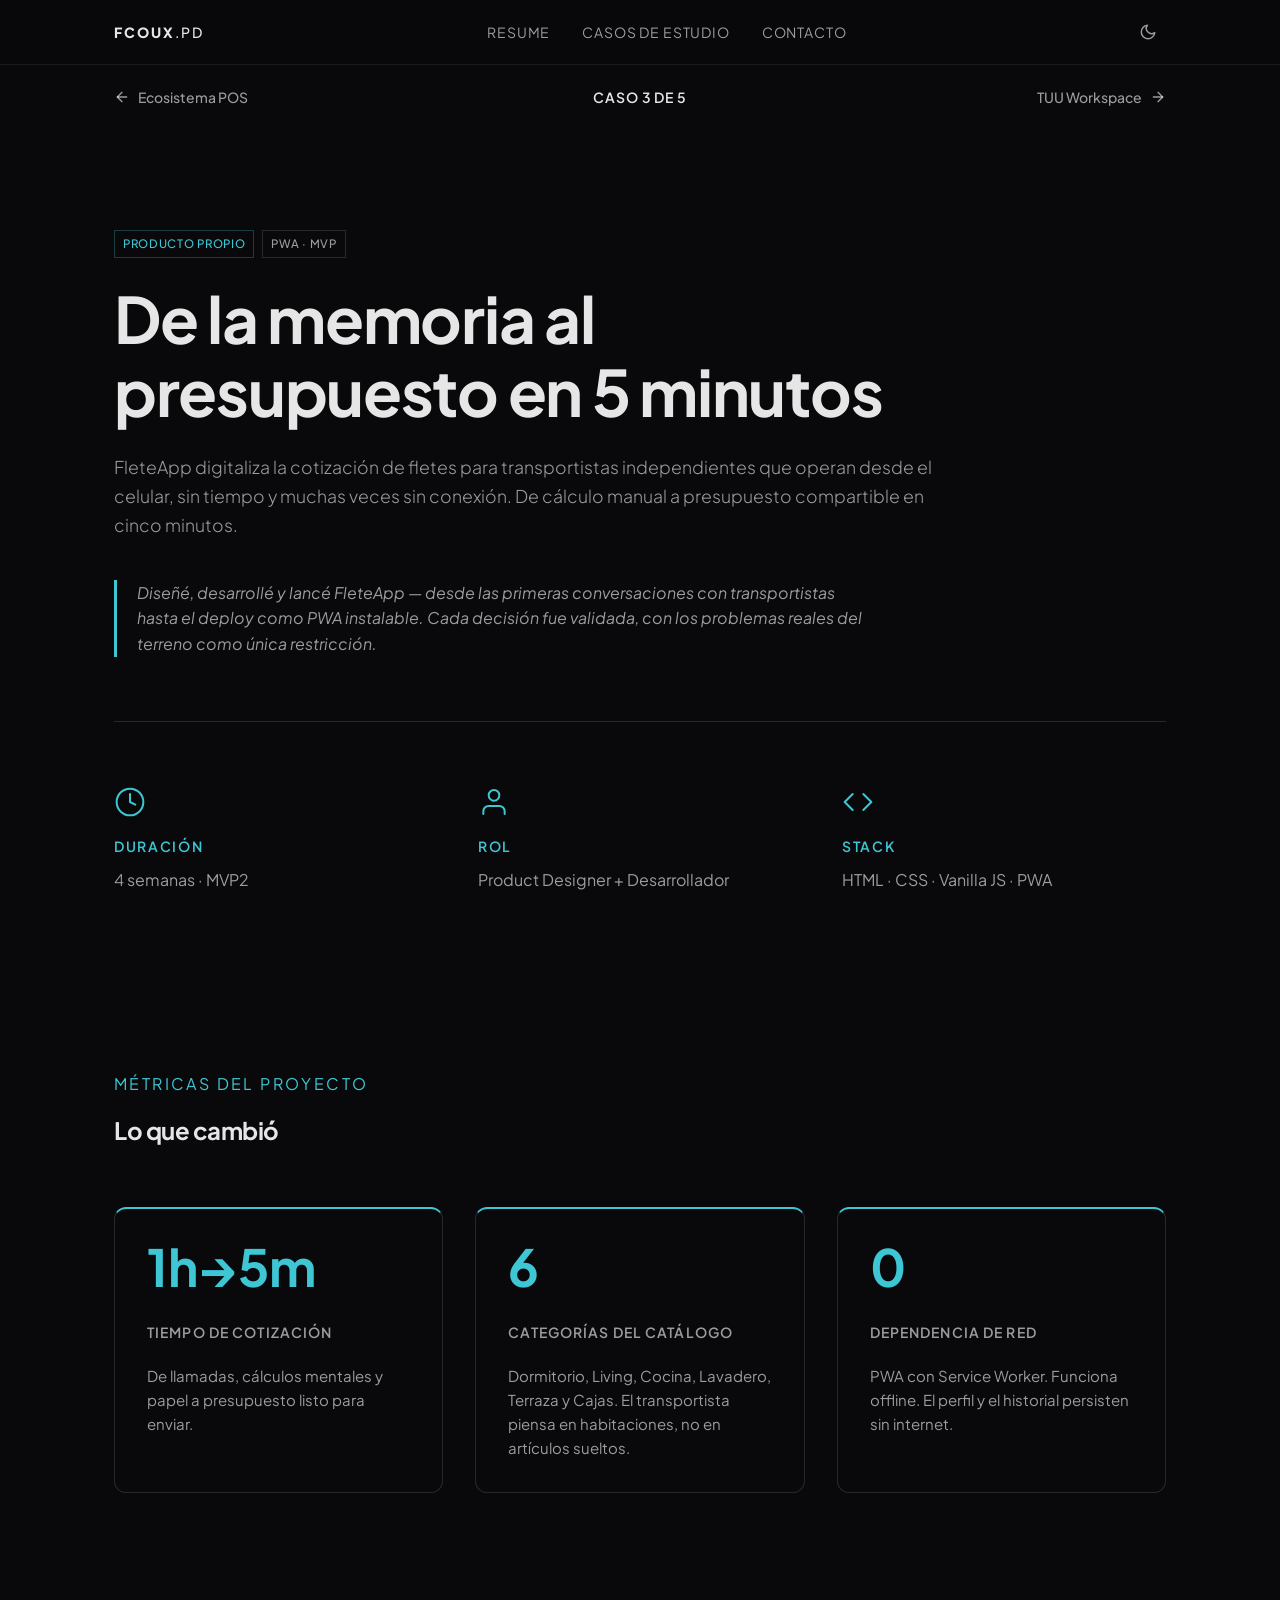
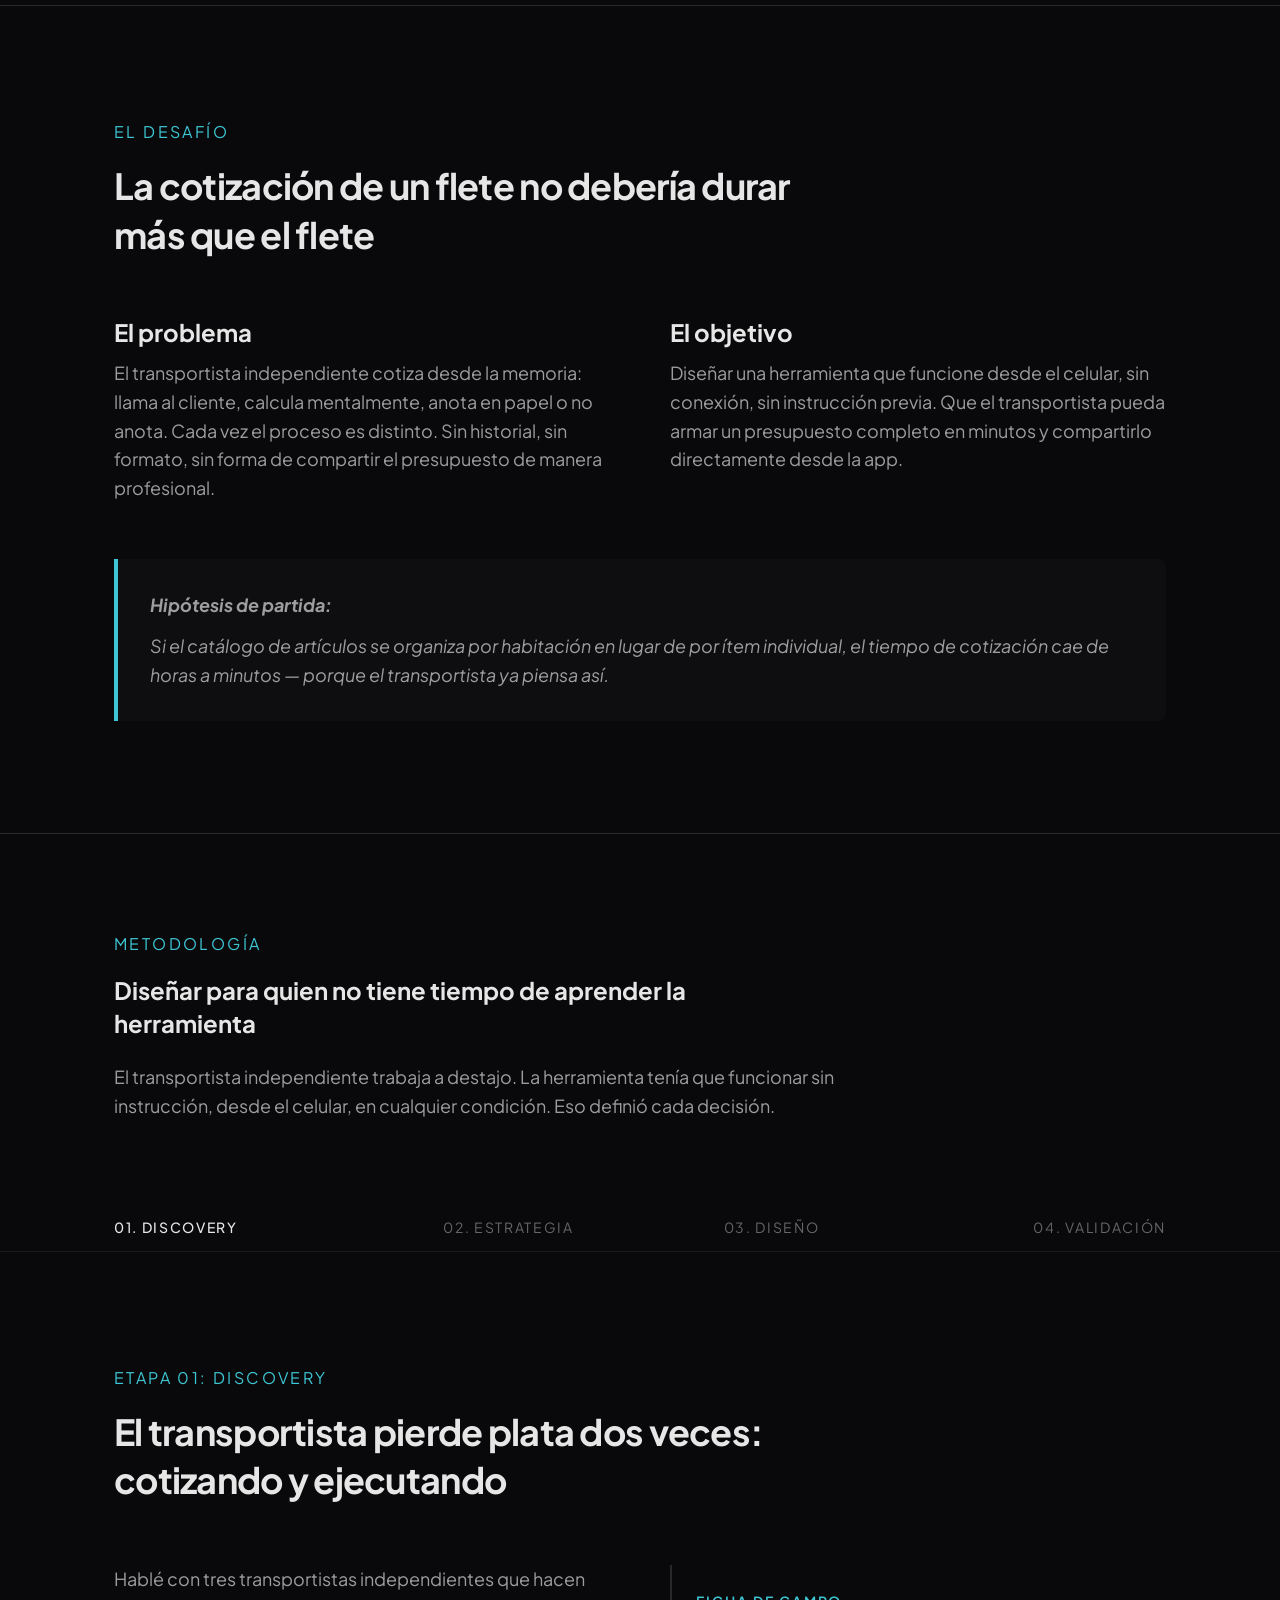
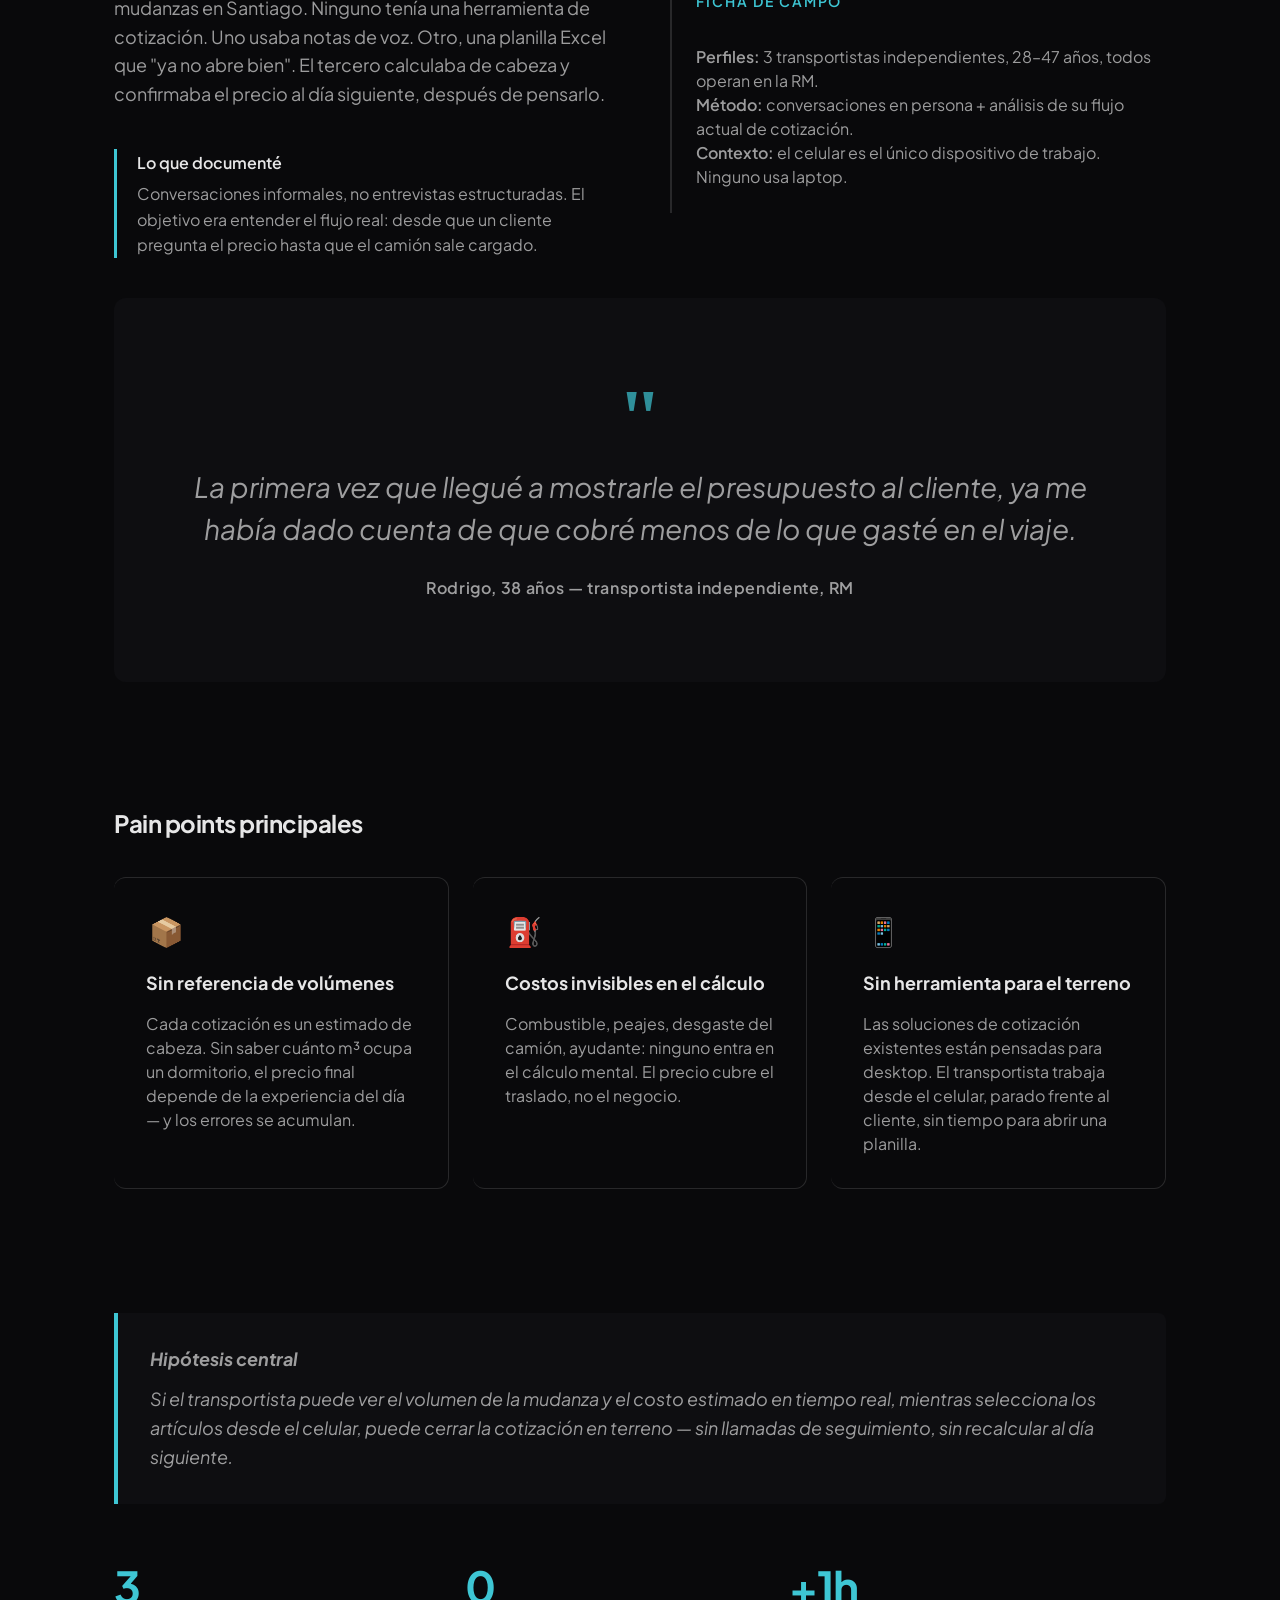
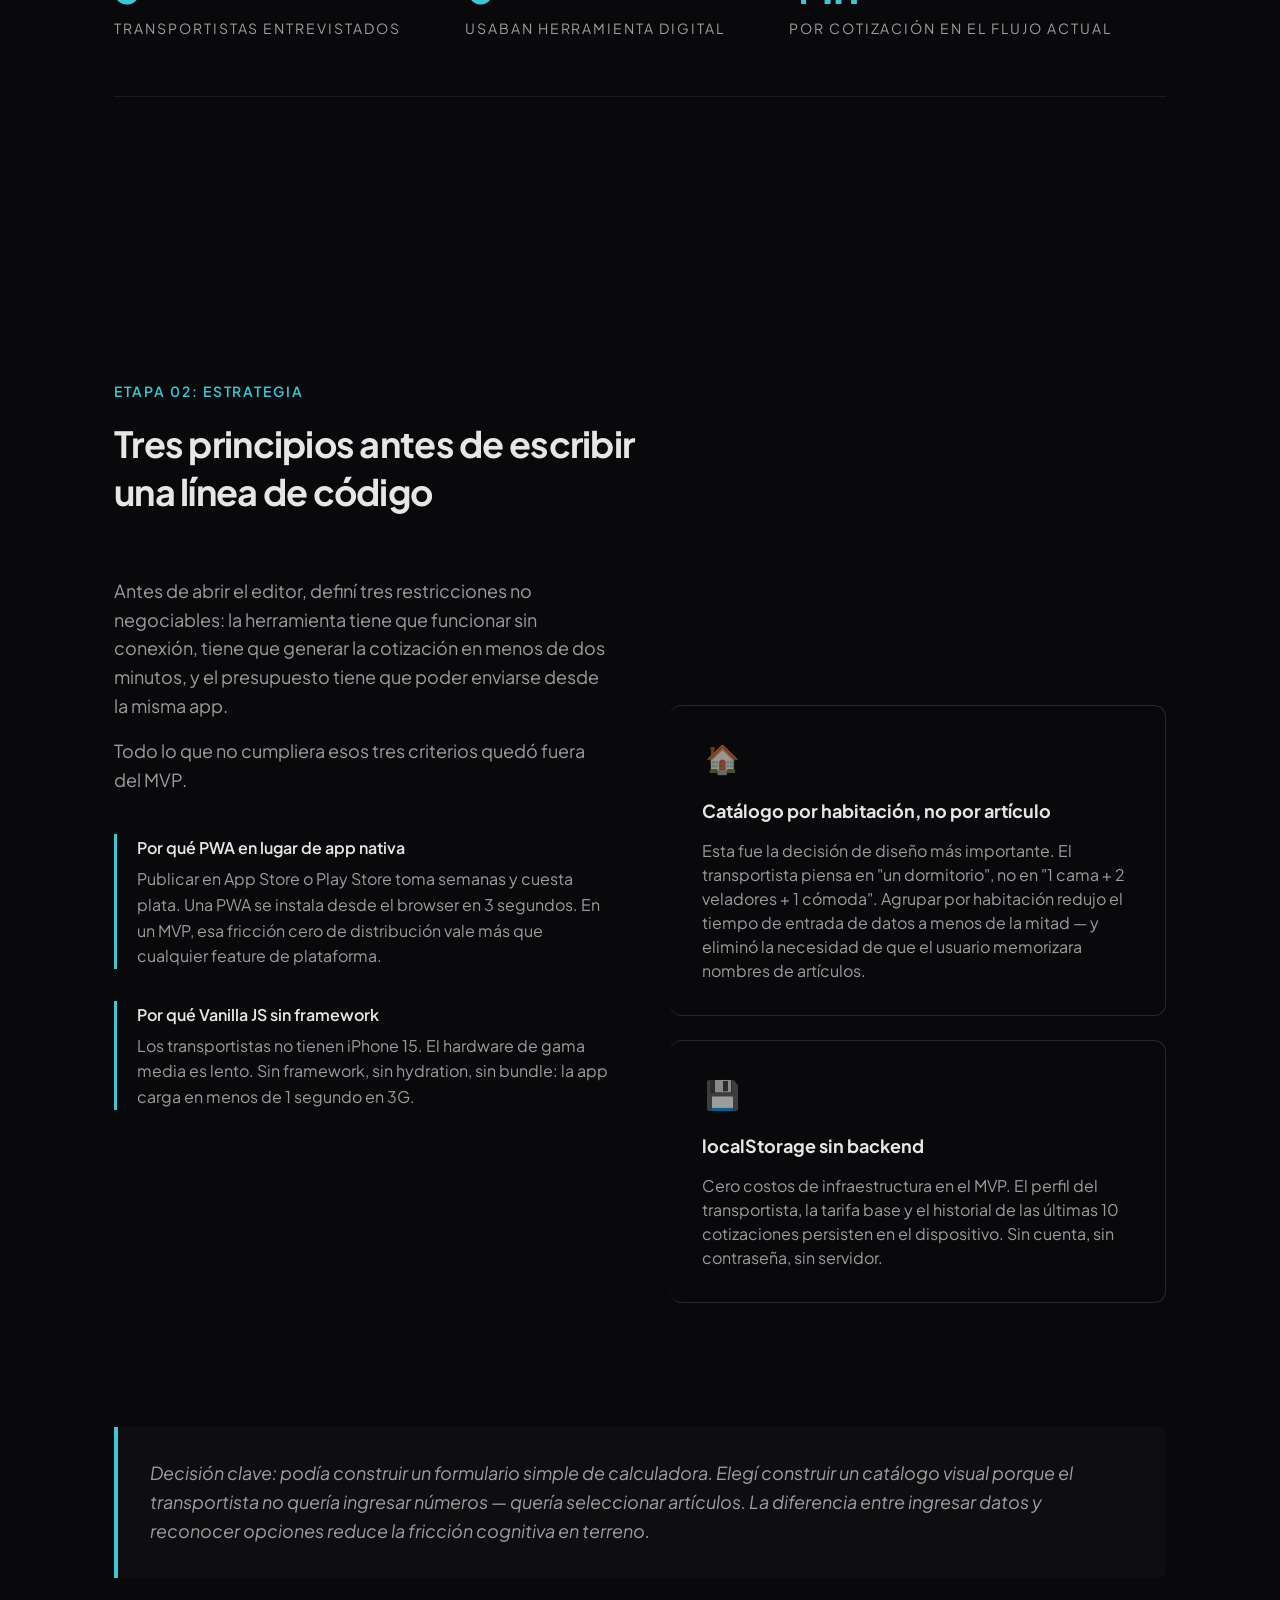
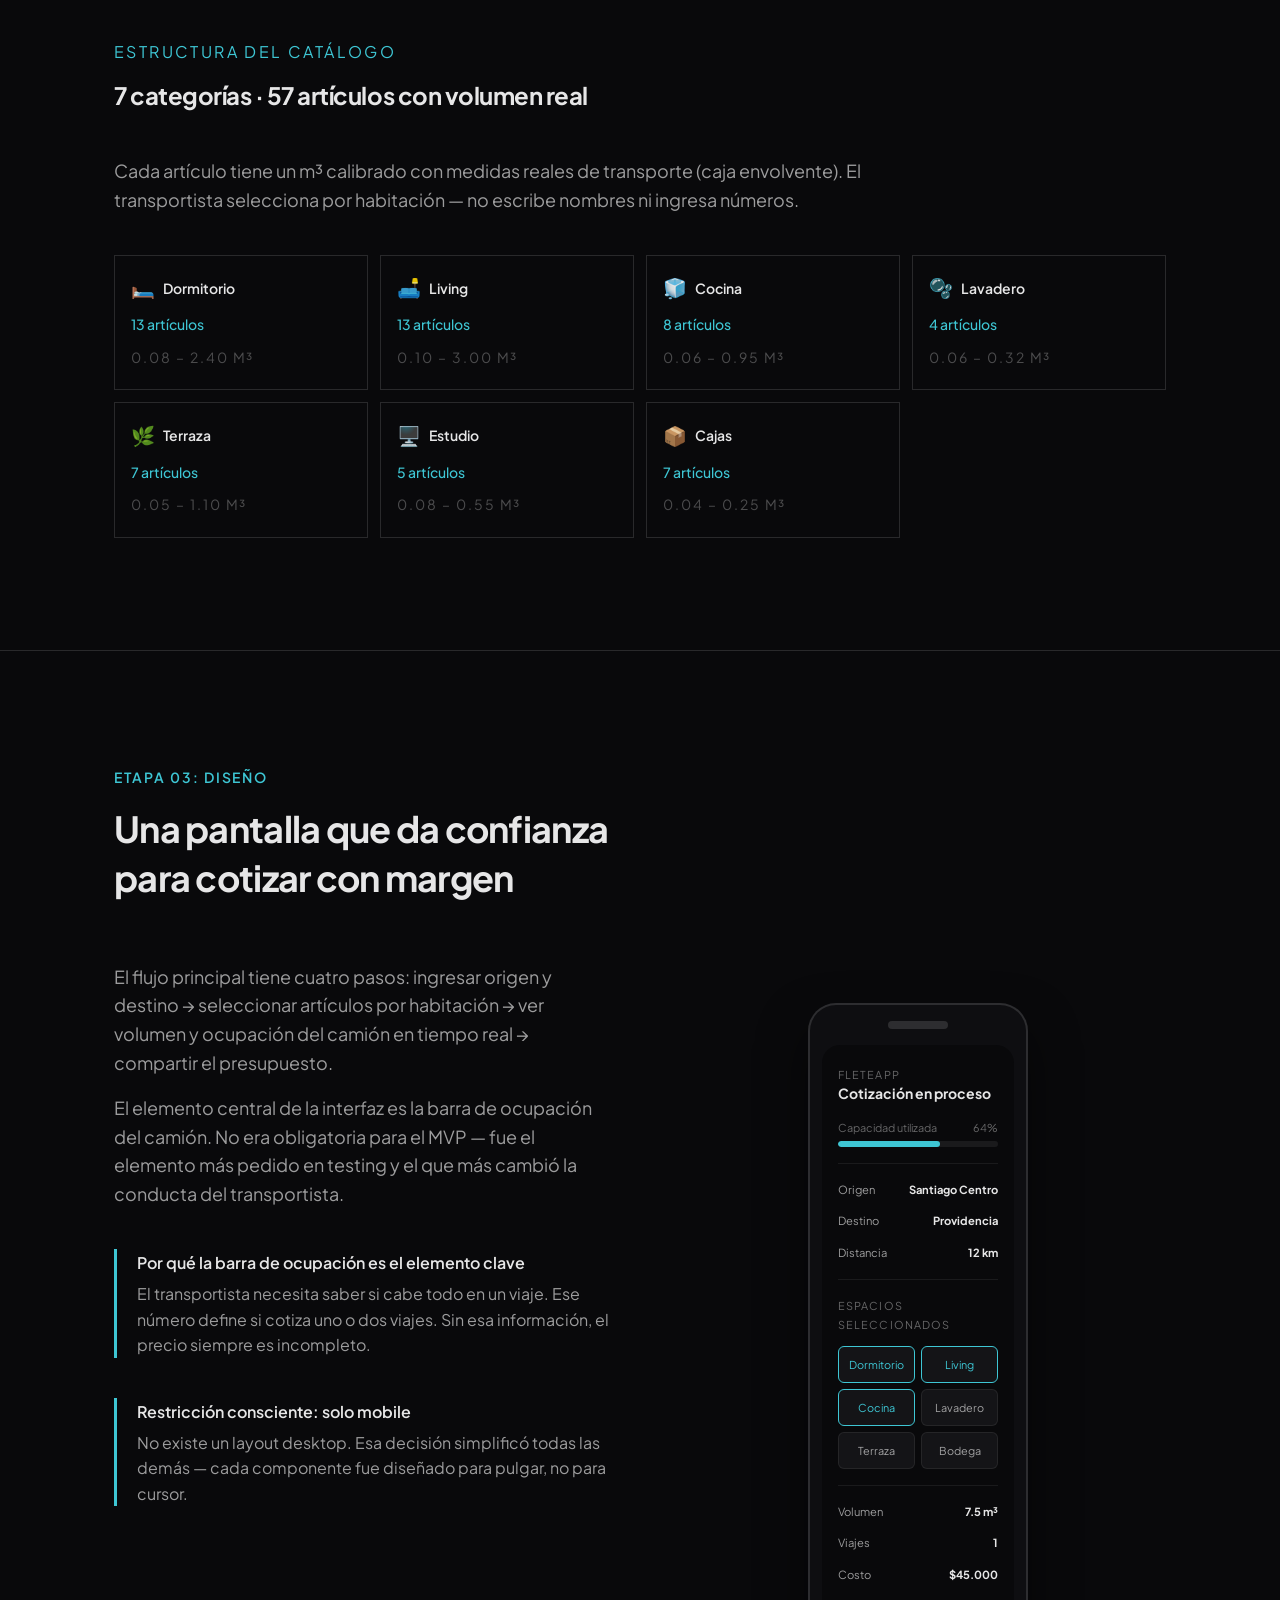
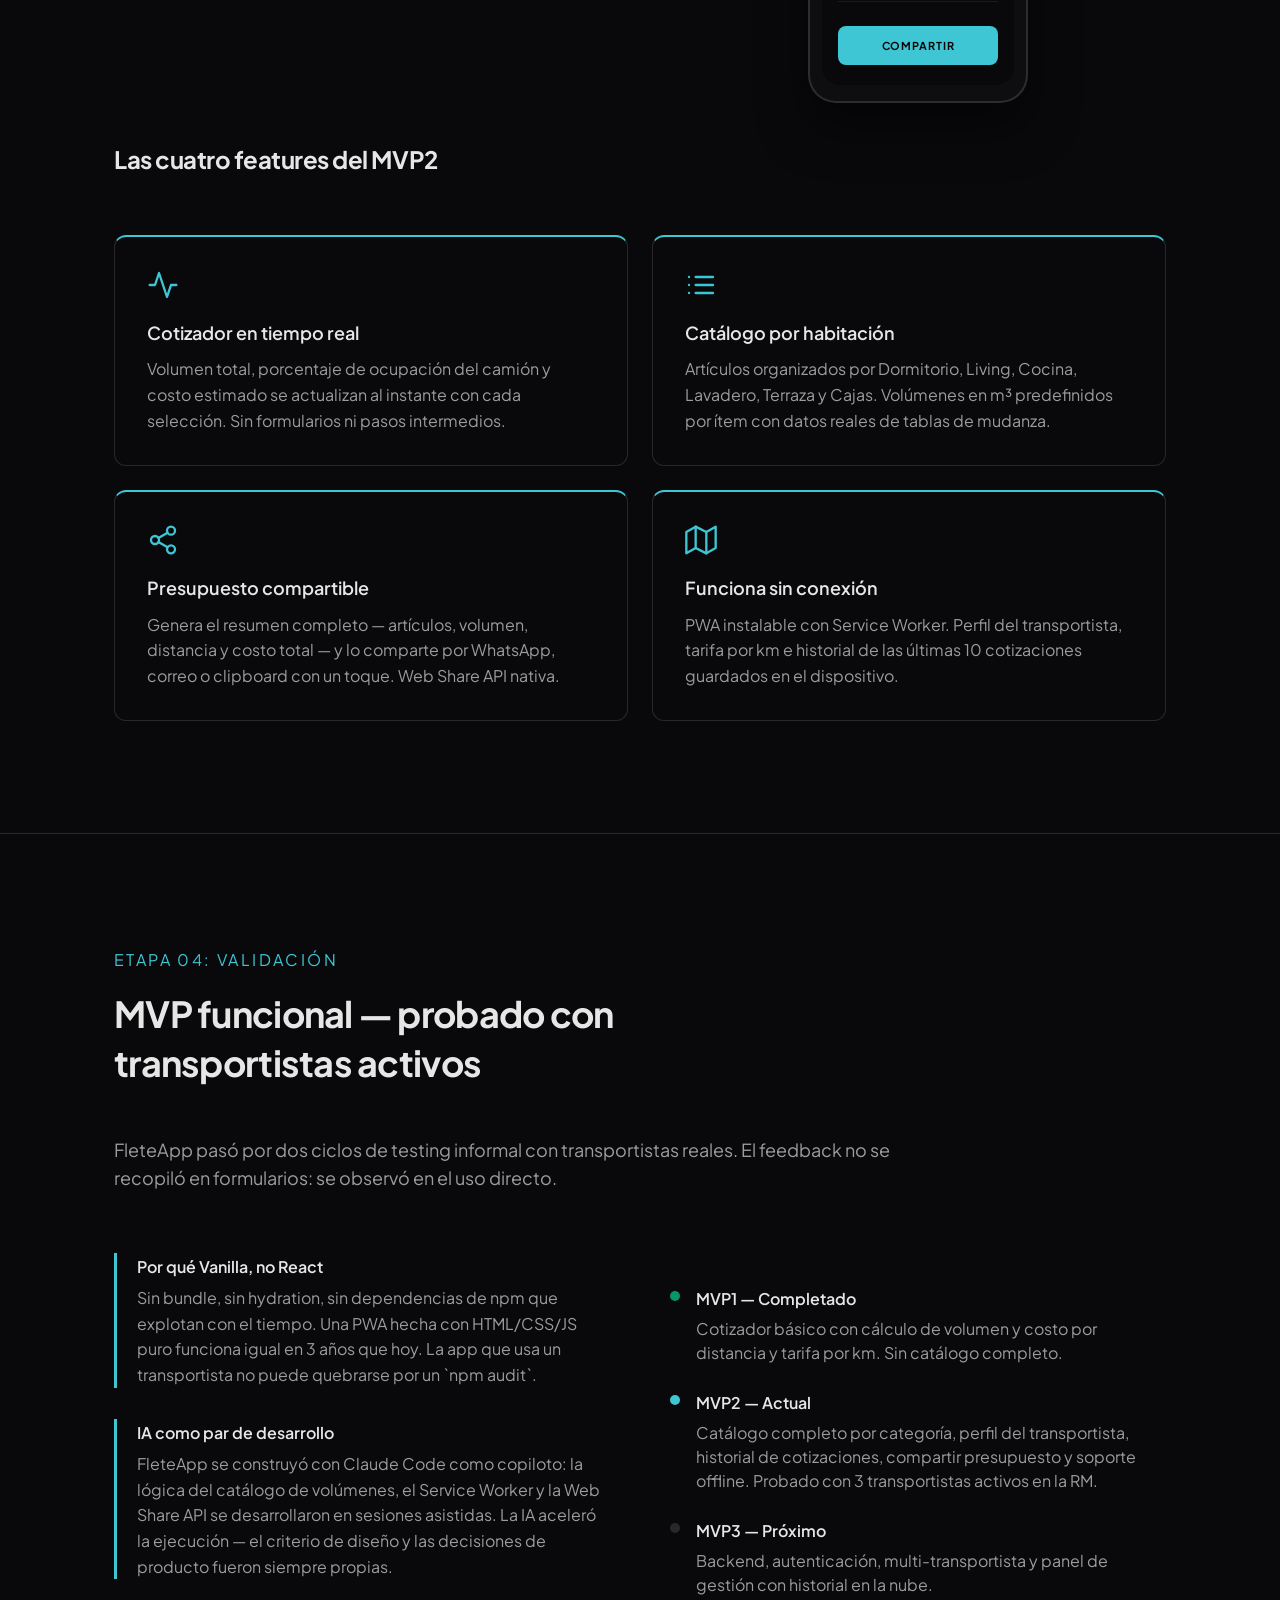
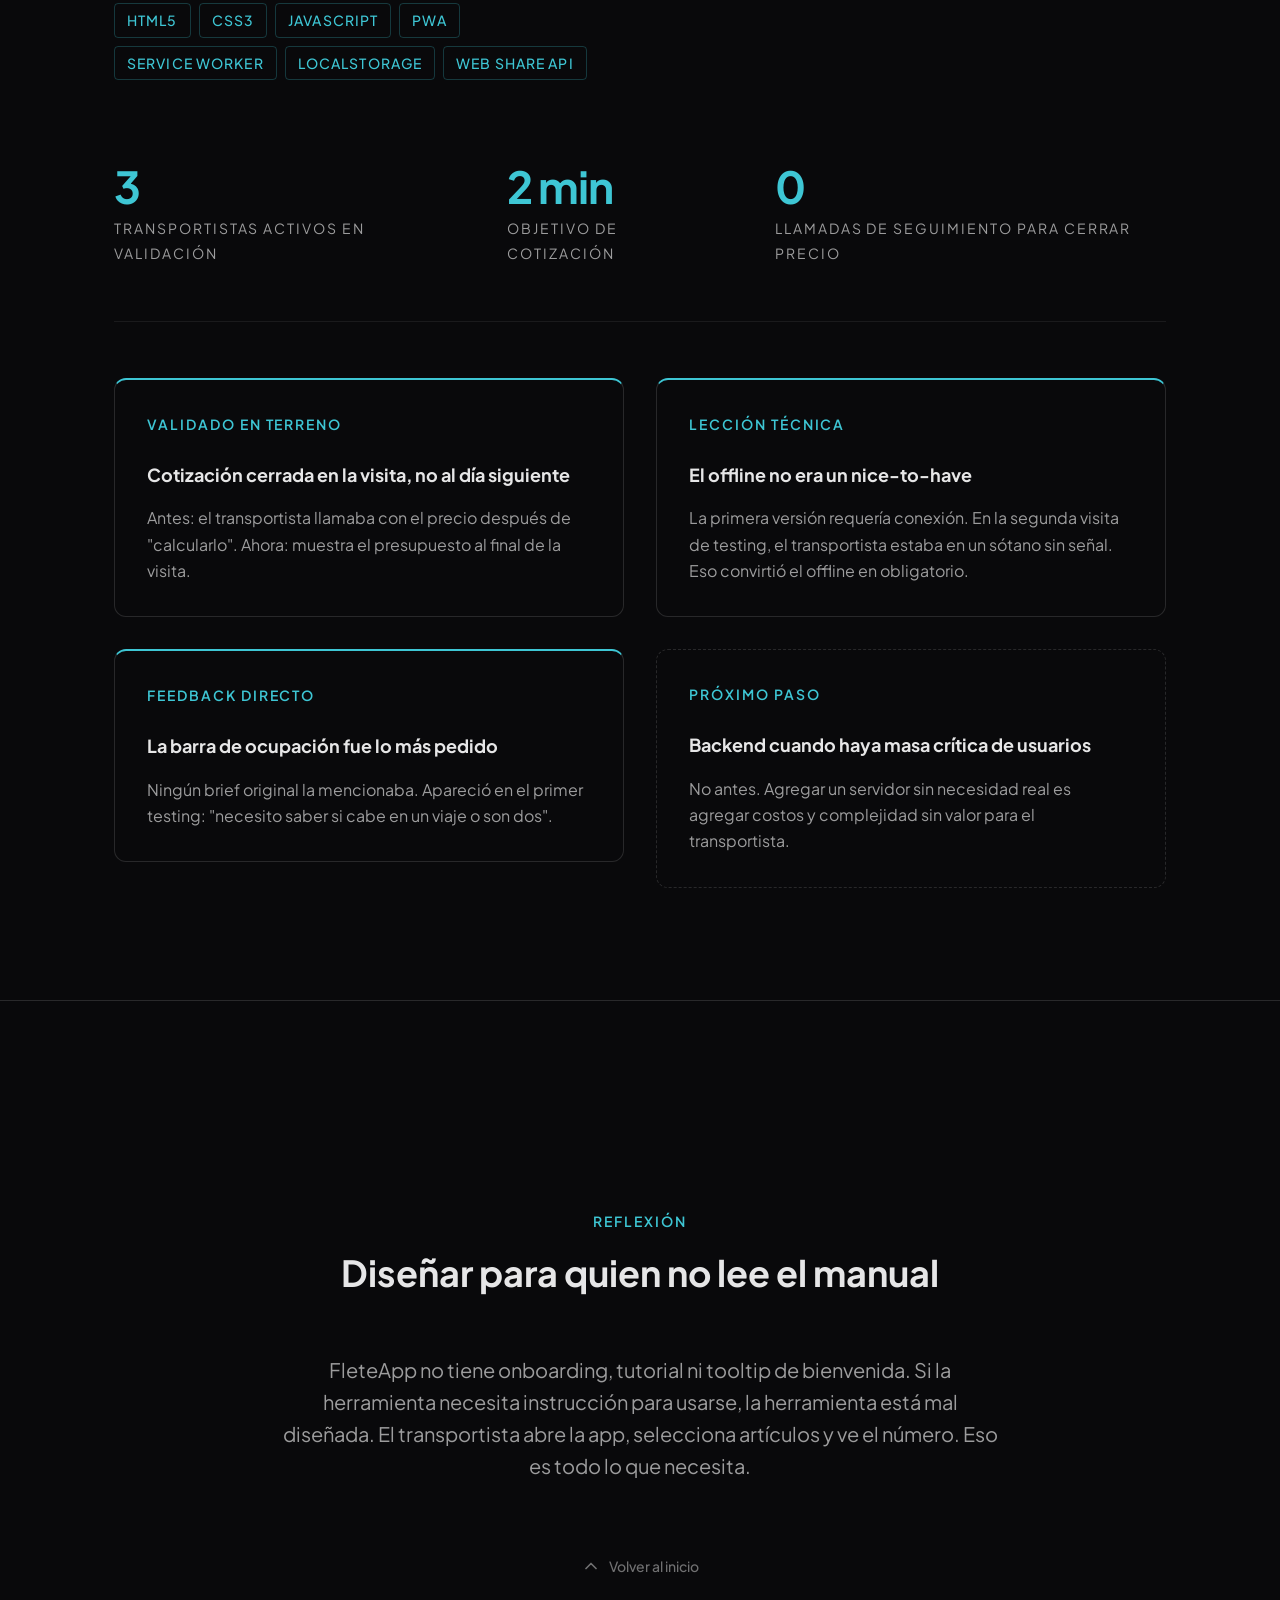
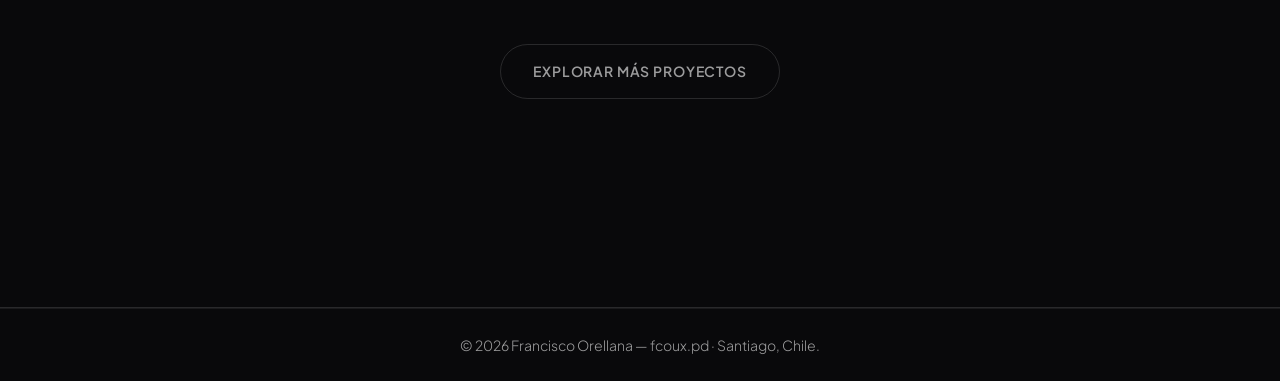
<file: html/fletes.html>
<!DOCTYPE html>
<html lang="es">
<head>
    <meta charset="UTF-8">
    <meta name="viewport" content="width=device-width, initial-scale=1.0">
    <title>FleteApp | fcoux.pd</title>
    <link rel="preconnect" href="https://fonts.googleapis.com" />
    <link rel="preconnect" href="https://fonts.gstatic.com" crossorigin />
    <link href="https://fonts.googleapis.com/css2?family=Figtree:wght@300;400;500;600;700;800&family=Plus+Jakarta+Sans:wght@300;400;500;600&display=swap" rel="stylesheet" />
    <link rel="stylesheet" href="../css/base.css">
    <link rel="stylesheet" href="../css/caso.css">
    <link rel="stylesheet" href="../css/fletes.css">
    <script>(function(){var t=localStorage.getItem('theme')||'dark';document.documentElement.setAttribute('data-theme',t);})();</script>
</head>
<body>

    <header class="navbar" id="navbar">
        <div class="container nav-content">
            <a href="../index.html" class="logo"><strong>fcoux</strong>.pd</a>
            <nav class="nav-links desktop-nav">
                <a href="../index.html#about">Resume</a>
                <a href="../index.html#projects">Casos de Estudio</a>
                <a href="../index.html#contact">Contacto</a>
            </nav>
            <button class="theme-toggle" id="themeToggle" aria-label="Activar modo claro">
                <svg class="icon-moon" xmlns="http://www.w3.org/2000/svg" width="18" height="18" viewBox="0 0 24 24" fill="none" stroke="currentColor" stroke-width="2" stroke-linecap="round" stroke-linejoin="round" aria-hidden="true"><path d="M21 12.79A9 9 0 1 1 11.21 3 7 7 0 0 0 21 12.79z"/></svg>
                <svg class="icon-sun" xmlns="http://www.w3.org/2000/svg" width="18" height="18" viewBox="0 0 24 24" fill="none" stroke="currentColor" stroke-width="2" stroke-linecap="round" stroke-linejoin="round" aria-hidden="true"><circle cx="12" cy="12" r="5"/><line x1="12" y1="1" x2="12" y2="3"/><line x1="12" y1="21" x2="12" y2="23"/><line x1="4.22" y1="4.22" x2="5.64" y2="5.64"/><line x1="18.36" y1="18.36" x2="19.78" y2="19.78"/><line x1="1" y1="12" x2="3" y2="12"/><line x1="21" y1="12" x2="23" y2="12"/><line x1="4.22" y1="19.78" x2="5.64" y2="18.36"/><line x1="18.36" y1="5.64" x2="19.78" y2="4.22"/></svg>
            </button>
            <button class="menu-toggle" id="menuToggle" type="button" aria-label="Abrir menú" aria-expanded="false">
                <span></span><span></span><span></span>
            </button>
        </div>
        <nav class="mobile-menu" id="mobileMenu">
            <a href="../index.html#about">Resume</a>
            <a href="../index.html#projects">Casos de Estudio</a>
            <a href="../index.html#contact">Contacto</a>
        </nav>
    </header>

    <nav class="breadcrumb-nav case-nav" aria-label="Navegación entre casos">
        <div class="container">
            <div class="case-nav-track">
                <a href="../html/ecosistemas.html" class="case-nav-prev">
                    <svg width="16" height="16" viewBox="0 0 24 24" fill="none" stroke="currentColor" stroke-width="2" stroke-linecap="round" stroke-linejoin="round" aria-hidden="true"><path d="M19 12H5"/><path d="m12 19-7-7 7-7"/></svg>
                    <span class="case-nav-label">Ecosistema POS</span>
                </a>
                <span class="case-nav-identity">Caso 3 de 5</span>
                <a href="../html/haulmer.html" class="case-nav-next">
                    <span class="case-nav-label">TUU Workspace</span>
                    <svg width="16" height="16" viewBox="0 0 24 24" fill="none" stroke="currentColor" stroke-width="2" stroke-linecap="round" stroke-linejoin="round" aria-hidden="true"><path d="M5 12h14"/><path d="m12 5 7 7-7 7"/></svg>
                </a>
            </div>
        </div>
    </nav>

    <main>

        <!-- HERO -->
        <section class="project-detail-hero">
            <div class="container">
                <div class="project-tags">
                    <span class="tag tag-primary">Producto Propio</span>
                    <span class="tag tag-secondary">PWA · MVP</span>
                </div>

                <div class="project-header">
                    <h1>De la memoria al presupuesto en 5 minutos</h1>
                    <p class="project-subtitle">FleteApp digitaliza la cotización de fletes para transportistas independientes que operan desde el celular, sin tiempo y muchas veces sin conexión. De cálculo manual a presupuesto compartible en cinco minutos.</p>
                </div>

                <p class="case-role">Diseñé, desarrollé y lancé FleteApp — desde las primeras conversaciones con transportistas hasta el deploy como PWA instalable. Cada decisión fue validada, con los problemas reales del terreno como única restricción.</p>

                <div class="project-meta-grid">
                    <div class="project-meta-item">
                        <div class="icon-box">
                            <svg xmlns="http://www.w3.org/2000/svg" viewBox="0 0 24 24" fill="none" stroke="currentColor" stroke-width="2" stroke-linecap="round" stroke-linejoin="round"><circle cx="12" cy="12" r="10"/><polyline points="12 6 12 12 16 14"/></svg>
                        </div>
                        <span>Duración</span>
                        <p>4 semanas · MVP2</p>
                    </div>
                    <div class="project-meta-item">
                        <div class="icon-box">
                            <svg xmlns="http://www.w3.org/2000/svg" viewBox="0 0 24 24" fill="none" stroke="currentColor" stroke-width="2" stroke-linecap="round" stroke-linejoin="round"><path d="M20 21v-2a4 4 0 0 0-4-4H8a4 4 0 0 0-4 4v2"/><circle cx="12" cy="7" r="4"/></svg>
                        </div>
                        <span>Rol</span>
                        <p>Product Designer + Desarrollador</p>
                    </div>
                    <div class="project-meta-item">
                        <div class="icon-box">
                            <svg xmlns="http://www.w3.org/2000/svg" viewBox="0 0 24 24" fill="none" stroke="currentColor" stroke-width="2" stroke-linecap="round" stroke-linejoin="round"><polyline points="16 18 22 12 16 6"/><polyline points="8 6 2 12 8 18"/></svg>
                        </div>
                        <span>Stack</span>
                        <p>HTML · CSS · Vanilla JS · PWA</p>
                    </div>
                </div>
            </div>
        </section>


        <!-- MÉTRICAS -->
        <section class="section-wrapper border-top">
            <div class="section-content">
                <div class="container">
                    <div class="process-header">
                        <span class="eyebrow">Métricas del proyecto</span>
                        <h3 class="feature-title">Lo que cambió</h3>
                    </div>
                    <div class="metrics-grid mt-60">
                        <div class="metric-card">
                            <span class="metric-value">1h→5m</span>
                            <h3 class="metric-label">Tiempo de cotización</h3>
                            <p class="metric-description">De llamadas, cálculos mentales y papel a presupuesto listo para enviar.</p>
                        </div>
                        <div class="metric-card">
                            <span class="metric-value">6</span>
                            <h3 class="metric-label">Categorías del catálogo</h3>
                            <p class="metric-description">Dormitorio, Living, Cocina, Lavadero, Terraza y Cajas. El transportista piensa en habitaciones, no en artículos sueltos.</p>
                        </div>
                        <div class="metric-card">
                            <span class="metric-value">0</span>
                            <h3 class="metric-label">Dependencia de red</h3>
                            <p class="metric-description">PWA con Service Worker. Funciona offline. El perfil y el historial persisten sin internet.</p>
                        </div>
                    </div>
                </div>
            </div>
        </section>


        <!-- EL DESAFÍO -->
        <section class="section-wrapper border-top">
            <div class="container">
                <div class="problem-statement">
                    <div class="process-header">
                        <span class="eyebrow">El desafío</span>
                        <h2 class="feature-title">La cotización de un flete no debería durar más que el flete</h2>
                    </div>

                    <div class="two-columns-grid mt-60">
                        <div class="col-text">
                            <h3>El problema</h3>
                            <p>El transportista independiente cotiza desde la memoria: llama al cliente, calcula mentalmente, anota en papel o no anota. Cada vez el proceso es distinto. Sin historial, sin formato, sin forma de compartir el presupuesto de manera profesional.</p>
                        </div>
                        <div class="col-text">
                            <h3>El objetivo</h3>
                            <p>Diseñar una herramienta que funcione desde el celular, sin conexión, sin instrucción previa. Que el transportista pueda armar un presupuesto completo en minutos y compartirlo directamente desde la app.</p>
                        </div>
                    </div>

                    <div class="data-box mt-40">
                        <strong>Hipótesis de partida:</strong> Si el catálogo de artículos se organiza por habitación en lugar de por ítem individual, el tiempo de cotización cae de horas a minutos — porque el transportista ya piensa así.
                    </div>
                </div>
            </div>
        </section>


        <!-- MÉTODO -->
        <section class="section-wrapper process-intro">
            <div class="container">
                <div class="process-header">
                    <span class="eyebrow">Metodología</span>
                    <h3>Diseñar para quien no tiene tiempo de aprender la herramienta</h3>
                    <p class="section-description">
                        El transportista independiente trabaja a destajo. La herramienta tenía que funcionar sin instrucción, desde el celular, en cualquier condición. Eso definió cada decisión.
                    </p>
                </div>
            </div>
        </section>


        <nav class="project-progress-nav" aria-label="Etapas del caso">
            <div class="progress-bar-fill" id="case-progress-fill"></div>
            <div class="container">
                <div class="chapter-stepper">
                    <a href="#cap1" class="chapter-step" data-cap="cap1">01. Discovery</a>
                    <a href="#cap2" class="chapter-step" data-cap="cap2">02. Estrategia</a>
                    <a href="#cap3" class="chapter-step" data-cap="cap3">03. Diseño</a>
                    <a href="#cap4" class="chapter-step" data-cap="cap4">04. Validación</a>
                </div>
            </div>
        </nav>


        <!-- CAP 1: DISCOVERY -->
        <section id="cap1" class="section-wrapper">
            <div class="container">
                <div class="process-header">
                    <span class="eyebrow">Etapa 01: Discovery</span>
                    <h2 class="feature-title">El transportista pierde plata dos veces:<br>cotizando y ejecutando</h2>
                </div>

                <div class="two-columns-grid mt-60">
                    <div class="col-text">
                        <p>Hablé con tres transportistas independientes que hacen mudanzas en Santiago. Ninguno tenía una herramienta de cotización. Uno usaba notas de voz. Otro, una planilla Excel que "ya no abre bien". El tercero calculaba de cabeza y confirmaba el precio al día siguiente, después de pensarlo.</p>

                        <div class="pillars-grid">
                            <div class="highlight-list">
                                <strong>Lo que documenté</strong>
                                <p>Conversaciones informales, no entrevistas estructuradas. El objetivo era entender el flujo real: desde que un cliente pregunta el precio hasta que el camión sale cargado.</p>
                            </div>
                        </div>
                    </div>

                    <div class="col-text">
                        <article class="hypo-item hypo-item--card">
                            <span class="eyebrow">Ficha de Campo</span>
                            <div class="card-body-metrics">
                                <p><strong>Perfiles:</strong> 3 transportistas independientes, 28–47 años, todos operan en la RM.</p>
                                <p><strong>Método:</strong> conversaciones en persona + análisis de su flujo actual de cotización.</p>
                                <p><strong>Contexto:</strong> el celular es el único dispositivo de trabajo. Ninguno usa laptop.</p>
                            </div>
                        </article>
                    </div>
                </div>

                <div class="question-container">
                    <div class="quote-icon">"</div>
                    <p class="question-text">
                        La primera vez que llegué a mostrarle el presupuesto al cliente, ya me había dado cuenta de que cobré menos de lo que gasté en el viaje.
                    </p>
                    <p class="user-info">Rodrigo, 38 años — transportista independiente, RM</p>
                </div>

                <div class="guerrilla-box">
                    <div class="process-header">
                        <h3 class="feature-title">Pain points principales</h3>
                    </div>
                    <div class="hypothesis-grid">
                        <article class="hypo-item hypo-item--card">
                            <span class="card-icon">📦</span>
                            <h4>Sin referencia de volúmenes</h4>
                            <p>Cada cotización es un estimado de cabeza. Sin saber cuánto m³ ocupa un dormitorio, el precio final depende de la experiencia del día — y los errores se acumulan.</p>
                        </article>
                        <article class="hypo-item hypo-item--card">
                            <span class="card-icon">⛽</span>
                            <h4>Costos invisibles en el cálculo</h4>
                            <p>Combustible, peajes, desgaste del camión, ayudante: ninguno entra en el cálculo mental. El precio cubre el traslado, no el negocio.</p>
                        </article>
                        <article class="hypo-item hypo-item--card">
                            <span class="card-icon">📱</span>
                            <h4>Sin herramienta para el terreno</h4>
                            <p>Las soluciones de cotización existentes están pensadas para desktop. El transportista trabaja desde el celular, parado frente al cliente, sin tiempo para abrir una planilla.</p>
                        </article>
                    </div>
                </div>

                <div class="data-box mt-60">
                    <strong>Hipótesis central</strong>
                    Si el transportista puede ver el volumen de la mudanza y el costo estimado en tiempo real, mientras selecciona los artículos desde el celular, puede cerrar la cotización en terreno — sin llamadas de seguimiento, sin recalcular al día siguiente.
                </div>

                <div class="stat-row mt-60">
                    <div class="stat-item">
                        <span class="stat-value">3</span>
                        <span class="stat-label">Transportistas entrevistados</span>
                    </div>
                    <div class="stat-item">
                        <span class="stat-value">0</span>
                        <span class="stat-label">Usaban herramienta digital</span>
                    </div>
                    <div class="stat-item">
                        <span class="stat-value">+1h</span>
                        <span class="stat-label">Por cotización en el flujo actual</span>
                    </div>
                </div>

            </div>
        </section>


        <!-- CAP 2: ESTRATEGIA -->
        <section id="cap2" class="section-wrapper border-top">
            <div class="container">
                <div class="process-header">
                    <span class="stage-tag">Etapa 02: Estrategia</span>
                    <h2 class="feature-title">Tres principios antes de escribir<br>una línea de código</h2>
                </div>

                <div class="two-columns-grid mt-60">
                    <div class="col-text">
                        <p>Antes de abrir el editor, definí tres restricciones no negociables: la herramienta tiene que funcionar sin conexión, tiene que generar la cotización en menos de dos minutos, y el presupuesto tiene que poder enviarse desde la misma app.</p>
                        <p>Todo lo que no cumpliera esos tres criterios quedó fuera del MVP.</p>

                        <div class="pillars-grid">
                            <div class="highlight-list">
                                <strong>Por qué PWA en lugar de app nativa</strong>
                                <p>Publicar en App Store o Play Store toma semanas y cuesta plata. Una PWA se instala desde el browser en 3 segundos. En un MVP, esa fricción cero de distribución vale más que cualquier feature de plataforma.</p>
                            </div>
                            <div class="highlight-list">
                                <strong>Por qué Vanilla JS sin framework</strong>
                                <p>Los transportistas no tienen iPhone 15. El hardware de gama media es lento. Sin framework, sin hydration, sin bundle: la app carga en menos de 1 segundo en 3G.</p>
                            </div>
                        </div>
                    </div>

                    <div class="col-text">
                        <div class="guerrilla-box">
                            <div class="hypothesis-grid" style="grid-template-columns: 1fr;">
                                <article class="hypo-item hypo-item--card">
                                    <span class="card-icon">🏠</span>
                                    <h4>Catálogo por habitación, no por artículo</h4>
                                    <p>Esta fue la decisión de diseño más importante. El transportista piensa en "un dormitorio", no en "1 cama + 2 veladores + 1 cómoda". Agrupar por habitación redujo el tiempo de entrada de datos a menos de la mitad — y eliminó la necesidad de que el usuario memorizara nombres de artículos.</p>
                                </article>
                                <article class="hypo-item hypo-item--card">
                                    <span class="card-icon">💾</span>
                                    <h4>localStorage sin backend</h4>
                                    <p>Cero costos de infraestructura en el MVP. El perfil del transportista, la tarifa base y el historial de las últimas 10 cotizaciones persisten en el dispositivo. Sin cuenta, sin contraseña, sin servidor.</p>
                                </article>
                            </div>
                        </div>
                    </div>
                </div>

                <div class="data-box mt-60 visible">
                    <em>Decisión clave: podía construir un formulario simple de calculadora. Elegí construir un catálogo visual porque el transportista no quería ingresar números — quería seleccionar artículos. La diferencia entre ingresar datos y reconocer opciones reduce la fricción cognitiva en terreno.</em>
                </div>

                <div class="process-header mt-60">
                    <span class="eyebrow">Estructura del catálogo</span>
                    <h4 class="feature-title">7 categorías · 57 artículos con volumen real</h4>
                    <p class="section-description mt-24">Cada artículo tiene un m³ calibrado con medidas reales de transporte (caja envolvente). El transportista selecciona por habitación — no escribe nombres ni ingresa números.</p>
                </div>
                <div class="catalog-grid mt-40">
                    <div class="catalog-cat">
                        <div class="catalog-cat-header">
                            <span class="catalog-icon">🛏️</span>
                            <strong class="catalog-name">Dormitorio</strong>
                        </div>
                        <span class="catalog-count">13 artículos</span>
                        <span class="catalog-range">0.08 – 2.40 m³</span>
                    </div>
                    <div class="catalog-cat">
                        <div class="catalog-cat-header">
                            <span class="catalog-icon">🛋️</span>
                            <strong class="catalog-name">Living</strong>
                        </div>
                        <span class="catalog-count">13 artículos</span>
                        <span class="catalog-range">0.10 – 3.00 m³</span>
                    </div>
                    <div class="catalog-cat">
                        <div class="catalog-cat-header">
                            <span class="catalog-icon">🧊</span>
                            <strong class="catalog-name">Cocina</strong>
                        </div>
                        <span class="catalog-count">8 artículos</span>
                        <span class="catalog-range">0.06 – 0.95 m³</span>
                    </div>
                    <div class="catalog-cat">
                        <div class="catalog-cat-header">
                            <span class="catalog-icon">🫧</span>
                            <strong class="catalog-name">Lavadero</strong>
                        </div>
                        <span class="catalog-count">4 artículos</span>
                        <span class="catalog-range">0.06 – 0.32 m³</span>
                    </div>
                    <div class="catalog-cat">
                        <div class="catalog-cat-header">
                            <span class="catalog-icon">🌿</span>
                            <strong class="catalog-name">Terraza</strong>
                        </div>
                        <span class="catalog-count">7 artículos</span>
                        <span class="catalog-range">0.05 – 1.10 m³</span>
                    </div>
                    <div class="catalog-cat">
                        <div class="catalog-cat-header">
                            <span class="catalog-icon">🖥️</span>
                            <strong class="catalog-name">Estudio</strong>
                        </div>
                        <span class="catalog-count">5 artículos</span>
                        <span class="catalog-range">0.08 – 0.55 m³</span>
                    </div>
                    <div class="catalog-cat">
                        <div class="catalog-cat-header">
                            <span class="catalog-icon">📦</span>
                            <strong class="catalog-name">Cajas</strong>
                        </div>
                        <span class="catalog-count">7 artículos</span>
                        <span class="catalog-range">0.04 – 0.25 m³</span>
                    </div>
                </div>

            </div>
        </section>


        <!-- CAP 3: DISEÑO -->
        <section id="cap3" class="section-wrapper border-top">
            <div class="container">
                <div class="process-header">
                    <span class="stage-tag">Etapa 03: Diseño</span>
                    <h2 class="feature-title">Una pantalla que da confianza<br>para cotizar con margen</h2>
                </div>

                <div class="two-columns-grid mt-60">
                    <div class="col-text">
                        <p>El flujo principal tiene cuatro pasos: ingresar origen y destino → seleccionar artículos por habitación → ver volumen y ocupación del camión en tiempo real → compartir el presupuesto.</p>
                        <p>El elemento central de la interfaz es la barra de ocupación del camión. No era obligatoria para el MVP — fue el elemento más pedido en testing y el que más cambió la conducta del transportista.</p>

                        <div class="highlight-list mt-40">
                            <strong>Por qué la barra de ocupación es el elemento clave</strong>
                            <p>El transportista necesita saber si cabe todo en un viaje. Ese número define si cotiza uno o dos viajes. Sin esa información, el precio siempre es incompleto.</p>
                        </div>

                        <div class="highlight-list mt-40">
                            <strong>Restricción consciente: solo mobile</strong>
                            <p>No existe un layout desktop. Esa decisión simplificó todas las demás — cada componente fue diseñado para pulgar, no para cursor.</p>
                        </div>
                    </div>

                    <div class="col-visual">
                        <div class="phone-mockup-wrap">
    <div class="phone-mockup">
        <div class="phone-notch"></div>

        <div class="phone-screen">

            <div>
                <p class="ph-label">FleteApp</p>
                <p class="ph-title">
                    Cotización en proceso
                </p>
            </div>

            <div class="ph-bar-wrap">
                <div class="ph-bar-label">
                    <span>Capacidad utilizada</span>
                    <span>64%</span>
                </div>

                <div class="ph-bar">
                    <div class="ph-bar-fill"></div>
                </div>
            </div>

            <div class="ph-sep"></div>

            <div class="ph-row">
                <span class="ph-row-label">Origen</span>
                <span class="ph-row-value">Santiago Centro</span>
            </div>

            <div class="ph-row">
                <span class="ph-row-label">Destino</span>
                <span class="ph-row-value">Providencia</span>
            </div>

            <div class="ph-row">
                <span class="ph-row-label">Distancia</span>
                <span class="ph-row-value">12 km</span>
            </div>

            <div class="ph-sep"></div>
 <p class="ph-label">Espacios seleccionados</p>

            <div class="ph-categories">
                <div class="ph-cat is-selected">Dormitorio</div>
                <div class="ph-cat is-selected">Living</div>
                <div class="ph-cat is-selected">Cocina</div>
                <div class="ph-cat">Lavadero</div>
                <div class="ph-cat">Terraza</div>
                <div class="ph-cat">Bodega</div>
            </div>
            <div class="ph-sep"></div>
            <div class="ph-row">
                <span class="ph-row-label">Volumen</span>
                <span class="ph-row-value">7.5 m³</span>
            </div>

            <div class="ph-row">
                <span class="ph-row-label">Viajes</span>
                <span class="ph-row-value">1</span>
            </div>

            <div class="ph-row">
                <span class="ph-row-label">Costo</span>
                <span class="ph-row-value">$45.000</span>
            </div>

            <div class="ph-sep"></div>

           

            <div class="ph-btn">
                Compartir
            </div>

        </div>
    </div>
</div>
                    </div>
                </div>

                <div class="section-content">
                    <div class="process-header">
                        <h3 class="feature-title">Las cuatro features del MVP2</h3>
                    </div>
                    <div class="features-grid">
                        <div class="feature-card">
                            <div class="feature-icon">
                                <svg viewBox="0 0 24 24" fill="none" stroke="currentColor" stroke-width="1.75" stroke-linecap="round" stroke-linejoin="round"><polyline points="22 12 18 12 15 21 9 3 6 12 2 12"/></svg>
                            </div>
                            <h3>Cotizador en tiempo real</h3>
                            <p>Volumen total, porcentaje de ocupación del camión y costo estimado se actualizan al instante con cada selección. Sin formularios ni pasos intermedios.</p>
                        </div>
                        <div class="feature-card">
                            <div class="feature-icon">
                                <svg viewBox="0 0 24 24" fill="none" stroke="currentColor" stroke-width="1.75" stroke-linecap="round" stroke-linejoin="round"><line x1="8" y1="6" x2="21" y2="6"/><line x1="8" y1="12" x2="21" y2="12"/><line x1="8" y1="18" x2="21" y2="18"/><line x1="3" y1="6" x2="3.01" y2="6"/><line x1="3" y1="12" x2="3.01" y2="12"/><line x1="3" y1="18" x2="3.01" y2="18"/></svg>
                            </div>
                            <h3>Catálogo por habitación</h3>
                            <p>Artículos organizados por Dormitorio, Living, Cocina, Lavadero, Terraza y Cajas. Volúmenes en m³ predefinidos por ítem con datos reales de tablas de mudanza.</p>
                        </div>
                        <div class="feature-card">
                            <div class="feature-icon">
                                <svg viewBox="0 0 24 24" fill="none" stroke="currentColor" stroke-width="1.75" stroke-linecap="round" stroke-linejoin="round"><circle cx="18" cy="5" r="3"/><circle cx="6" cy="12" r="3"/><circle cx="18" cy="19" r="3"/><line x1="8.59" y1="13.51" x2="15.42" y2="17.49"/><line x1="15.41" y1="6.51" x2="8.59" y2="10.49"/></svg>
                            </div>
                            <h3>Presupuesto compartible</h3>
                            <p>Genera el resumen completo — artículos, volumen, distancia y costo total — y lo comparte por WhatsApp, correo o clipboard con un toque. Web Share API nativa.</p>
                        </div>
                        <div class="feature-card">
                            <div class="feature-icon">
                                <svg viewBox="0 0 24 24" fill="none" stroke="currentColor" stroke-width="1.75" stroke-linecap="round" stroke-linejoin="round"><path d="M1 6v16l7-4 8 4 7-4V2l-7 4-8-4-7 4z"/><line x1="8" y1="2" x2="8" y2="18"/><line x1="16" y1="6" x2="16" y2="22"/></svg>
                            </div>
                            <h3>Funciona sin conexión</h3>
                            <p>PWA instalable con Service Worker. Perfil del transportista, tarifa por km e historial de las últimas 10 cotizaciones guardados en el dispositivo.</p>
                        </div>
                    </div>
                </div>
            </div>
        </section>


        <!-- CAP 4: VALIDACIÓN -->
        <section id="cap4" class="section-wrapper border-top">
            <div class="section-content">
                <div class="container">
                    <div class="process-header">
                        <span class="eyebrow">Etapa 04: Validación</span>
                        <h2 class="feature-title">MVP funcional — probado con<br>transportistas activos</h2>
                        <p class="section-description">
                            FleteApp pasó por dos ciclos de testing informal con transportistas reales. El feedback no se recopiló en formularios: se observó en el uso directo.
                        </p>
                    </div>

                    <div class="two-columns-grid mt-60">
                        
                        <div class="col-text">
                           
                            <div class="highlight-list">
                                <strong>Por qué Vanilla, no React</strong>
                                <p>Sin bundle, sin hydration, sin dependencias de npm que explotan con el tiempo. Una PWA hecha con HTML/CSS/JS puro funciona igual en 3 años que hoy. La app que usa un transportista no puede quebrarse por un `npm audit`.</p>
                            </div> <br>
                        
                            <div class="highlight-list">
                                <strong>IA como par de desarrollo</strong>
                                <p>FleteApp se construyó con Claude Code como copiloto: la lógica del catálogo de volúmenes, el Service Worker y la Web Share API se desarrollaron en sesiones asistidas. La IA aceleró la ejecución — el criterio de diseño y las decisiones de producto fueron siempre propias.</p>
                            </div>
                             <div class="stack-tags" style="margin-bottom: 24px;">
                                <span class="stack-tag">HTML5</span>
                                <span class="stack-tag">CSS3</span>
                                <span class="stack-tag">JavaScript</span>
                                <span class="stack-tag">PWA</span>
                                <span class="stack-tag">Service Worker</span>
                                <span class="stack-tag">localStorage</span>
                                <span class="stack-tag">Web Share API</span>
                            </div>
                        </div>
                        <div class="col-text">
                            <div class="phase-list">
                                <div class="phase phase--done">
                                    <span class="phase-dot"></span>
                                    <div class="phase-body">
                                        <strong>MVP1 — Completado</strong>
                                        <p>Cotizador básico con cálculo de volumen y costo por distancia y tarifa por km. Sin catálogo completo.</p>
                                    </div>
                                </div>
                                <div class="phase phase--current">
                                    <span class="phase-dot"></span>
                                    <div class="phase-body">
                                        <strong>MVP2 — Actual</strong>
                                        <p>Catálogo completo por categoría, perfil del transportista, historial de cotizaciones, compartir presupuesto y soporte offline. Probado con 3 transportistas activos en la RM.</p>
                                    </div>
                                </div>
                                <div class="phase phase--next">
                                    <span class="phase-dot"></span>
                                    <div class="phase-body">
                                        <strong>MVP3 — Próximo</strong>
                                        <p>Backend, autenticación, multi-transportista y panel de gestión con historial en la nube.</p>
                                    </div>
                                </div>
                            </div>
                        </div>

                    </div>

                    <div class="stat-row mt-60">
                        <div class="stat-item">
                            <span class="stat-value">3</span>
                            <span class="stat-label">Transportistas activos en validación</span>
                        </div>
                        <div class="stat-item">
                            <span class="stat-value">2 min</span>
                            <span class="stat-label">Objetivo de cotización</span>
                        </div>
                        <div class="stat-item">
                            <span class="stat-value">0</span>
                            <span class="stat-label">Llamadas de seguimiento para cerrar precio</span>
                        </div>
                    </div>

                    <div class="impact-dashboard-grid">
                        <div class="main-impact-column">
                            <div class="metric-card">
                                <span class="impact-label">Validado en terreno</span>
                                <h4>Cotización cerrada en la visita, no al día siguiente</h4>
                                <p>Antes: el transportista llamaba con el precio después de "calcularlo". Ahora: muestra el presupuesto al final de la visita.</p>
                            </div>
                            <div class="metric-card">
                                <span class="impact-label">Feedback directo</span>
                                <h4>La barra de ocupación fue lo más pedido</h4>
                                <p>Ningún brief original la mencionaba. Apareció en el primer testing: "necesito saber si cabe en un viaje o son dos".</p>
                            </div>
                        </div>
                        <div class="secondary-impact-column">
                            <div class="metric-card">
                                <span class="impact-label">Lección técnica</span>
                                <h4>El offline no era un nice-to-have</h4>
                                <p>La primera versión requería conexión. En la segunda visita de testing, el transportista estaba en un sótano sin señal. Eso convirtió el offline en obligatorio.</p>
                            </div>
                            <div class="metric-card roadmap-card">
                                <span class="impact-label">Próximo paso</span>
                                <h4>Backend cuando haya masa crítica de usuarios</h4>
                                <p>No antes. Agregar un servidor sin necesidad real es agregar costos y complejidad sin valor para el transportista.</p>
                            </div>
                        </div>
                    </div>
                </div>
            </div>
        </section>


        <!-- CONCLUSIÓN -->
        <section class="section-wrapper border-top">
            <div class="section-content">
                <div class="container narrow">
                    <div class="final-reflection">
                        <span class="stage-tag">Reflexión</span>
                        <h2>Diseñar para quien no lee el manual</h2>
                        <p class="reflection-text">
                            FleteApp no tiene onboarding, tutorial ni tooltip de bienvenida. Si la herramienta necesita instrucción para usarse, la herramienta está mal diseñada. El transportista abre la app, selecciona artículos y ve el número. Eso es todo lo que necesita.
                        </p>
                        <div class="back-to-top-container">
                            <a href="../html/fletes.html" class="back-to-top-link">
                                <svg xmlns="http://www.w3.org/2000/svg" width="20" height="20" viewBox="0 0 24 24" fill="none" stroke="currentColor" stroke-width="2" stroke-linecap="round" stroke-linejoin="round"><path d="m18 15-6-6-6 6"/></svg>
                                Volver al inicio
                            </a>
                        </div>
                        <div class="cta-internal">
                            <a href="../index.html#projects" class="btn-secondary">Explorar más proyectos</a>
                        </div>
                    </div>
                </div>
            </div>
        </section>

    </main>

    <footer>
        <div class="container">
            <p>© 2026 Francisco Orellana — fcoux.pd · Santiago, Chile.</p>
        </div>
    </footer>

    <script src="../js/main.js"></script>
</body>
</html>
</file>
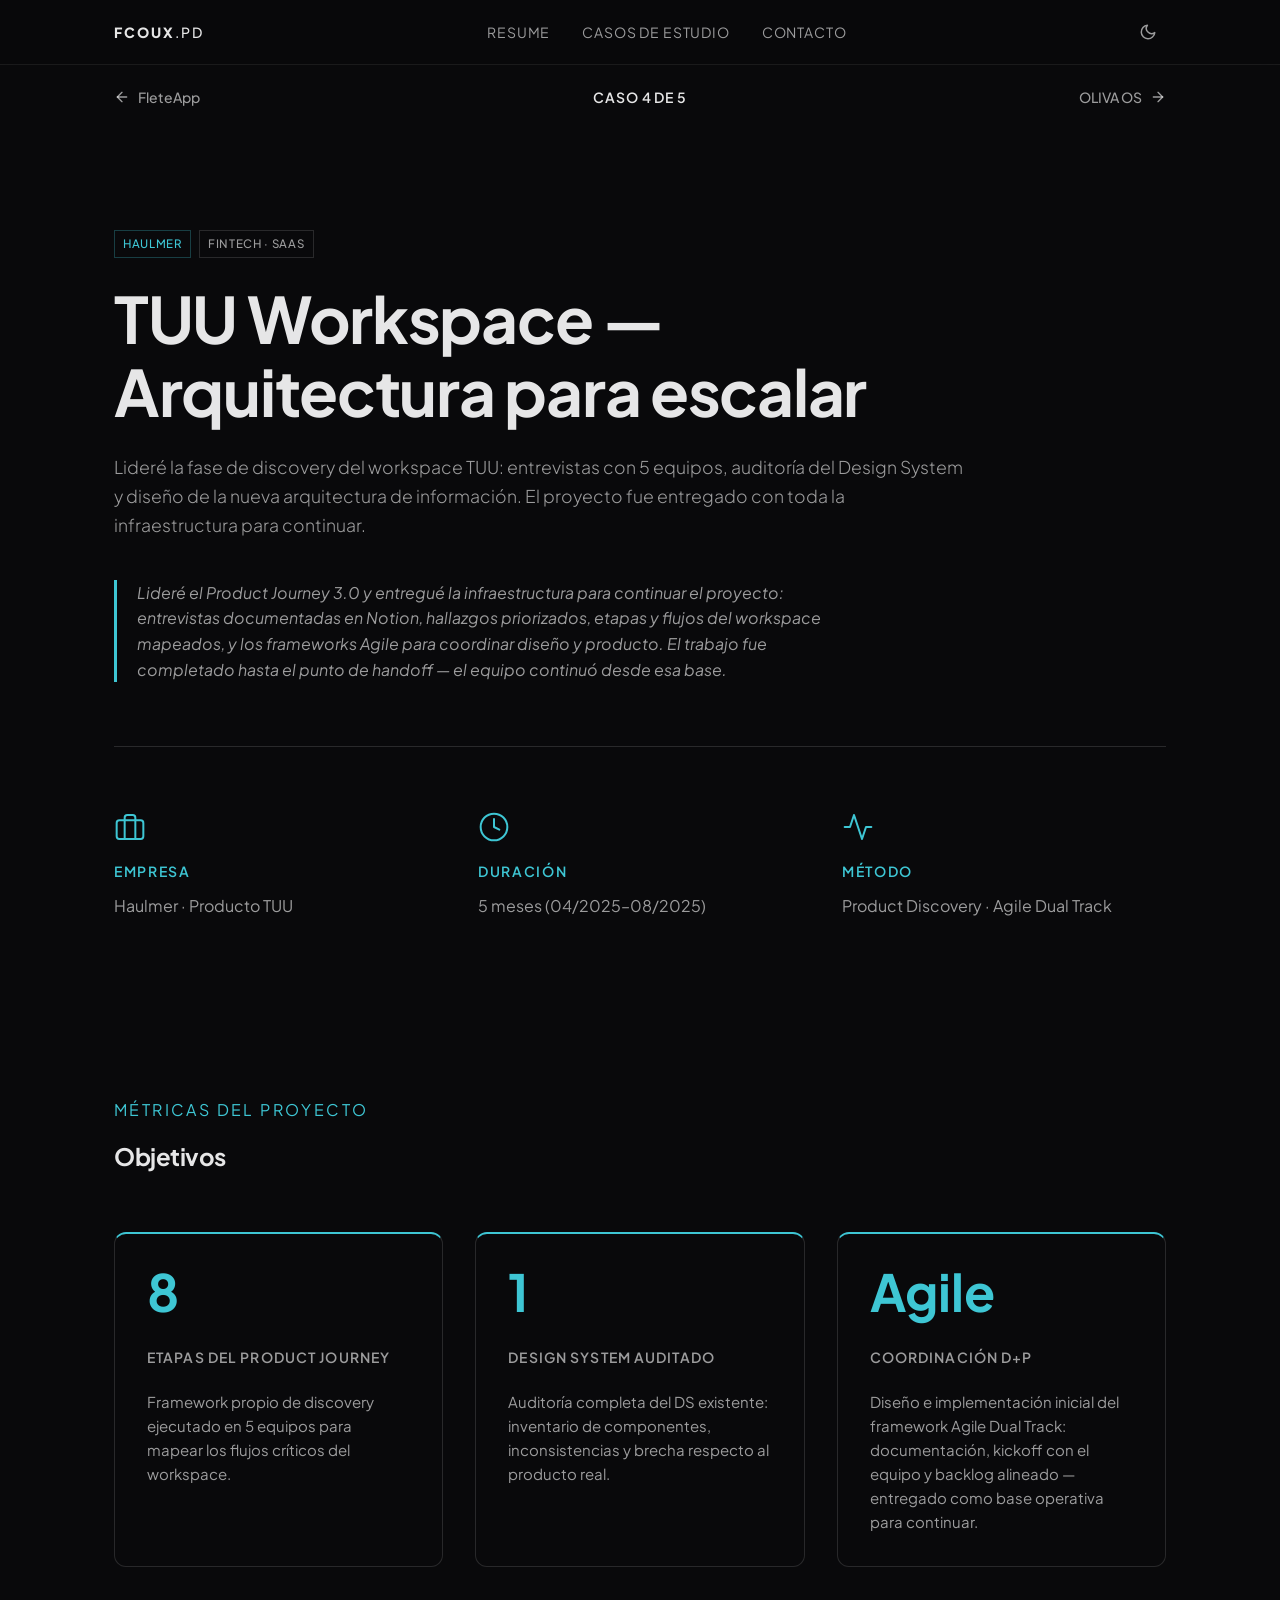
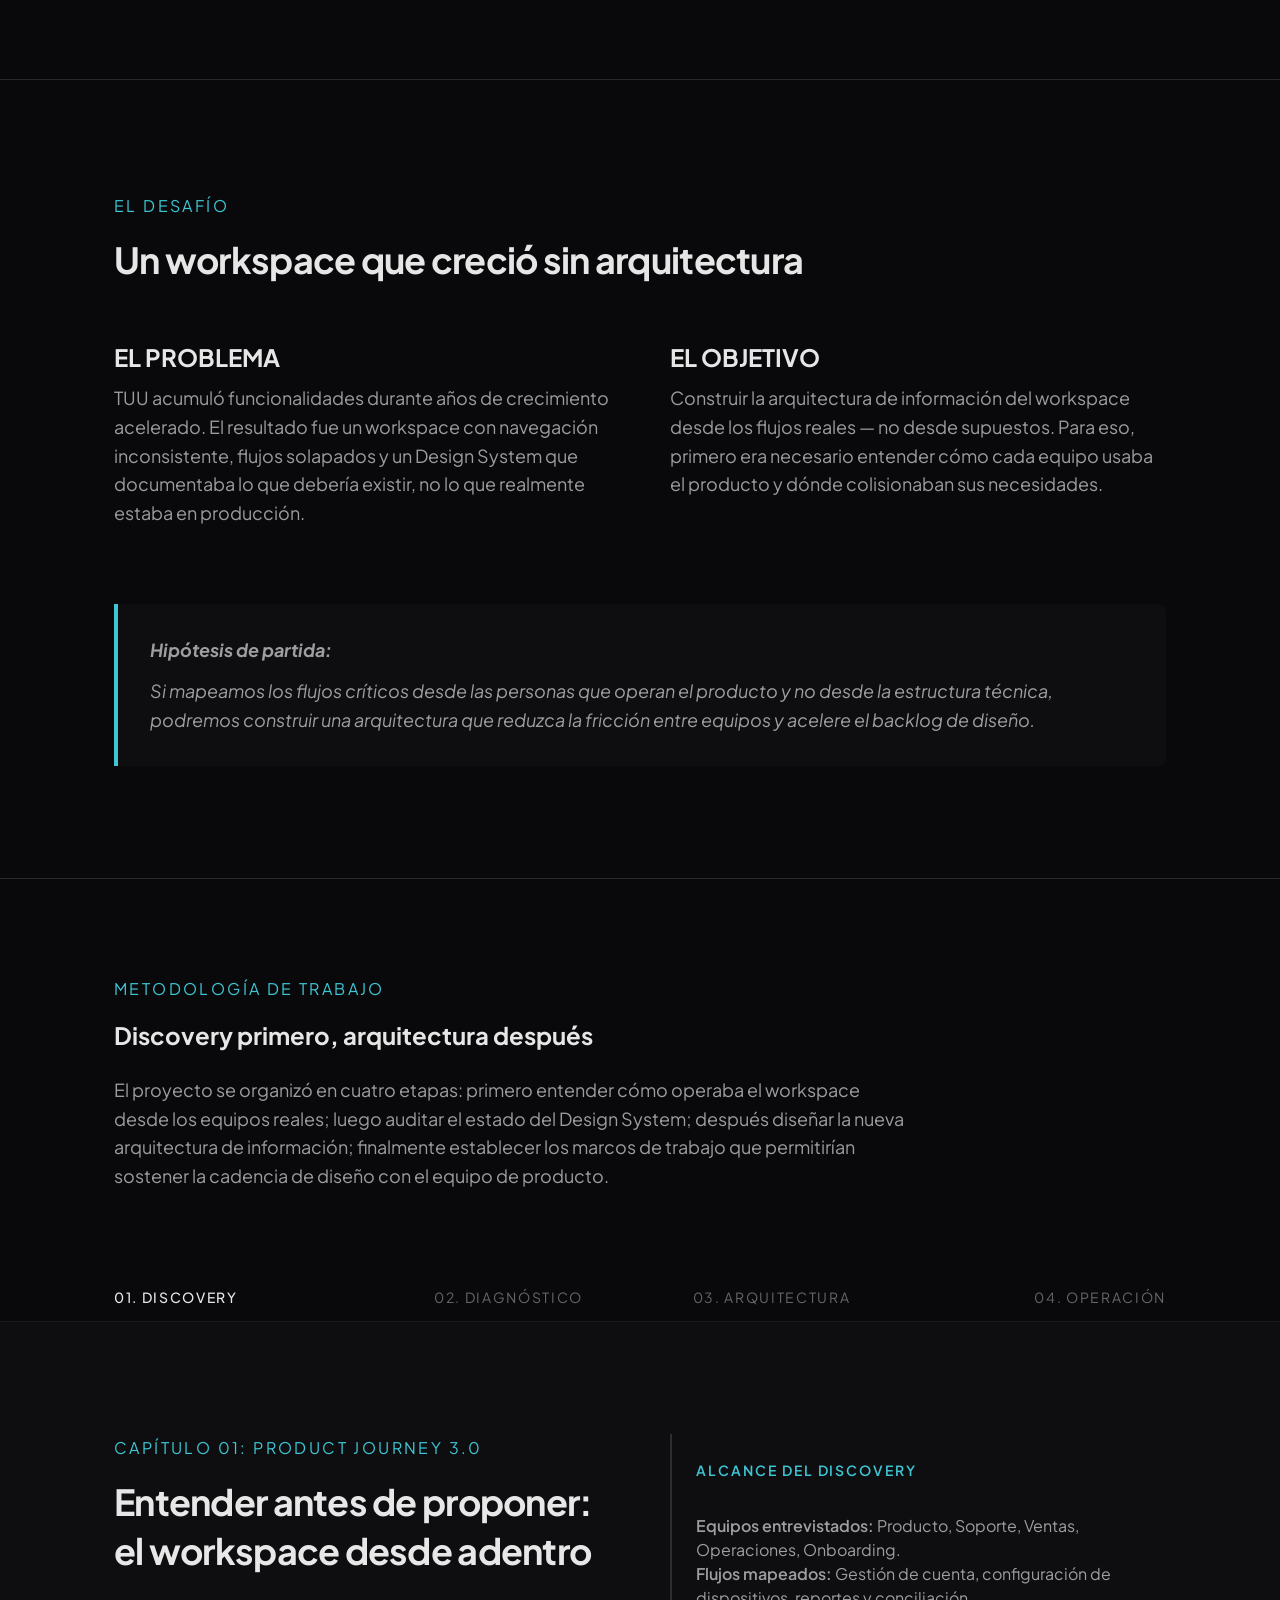
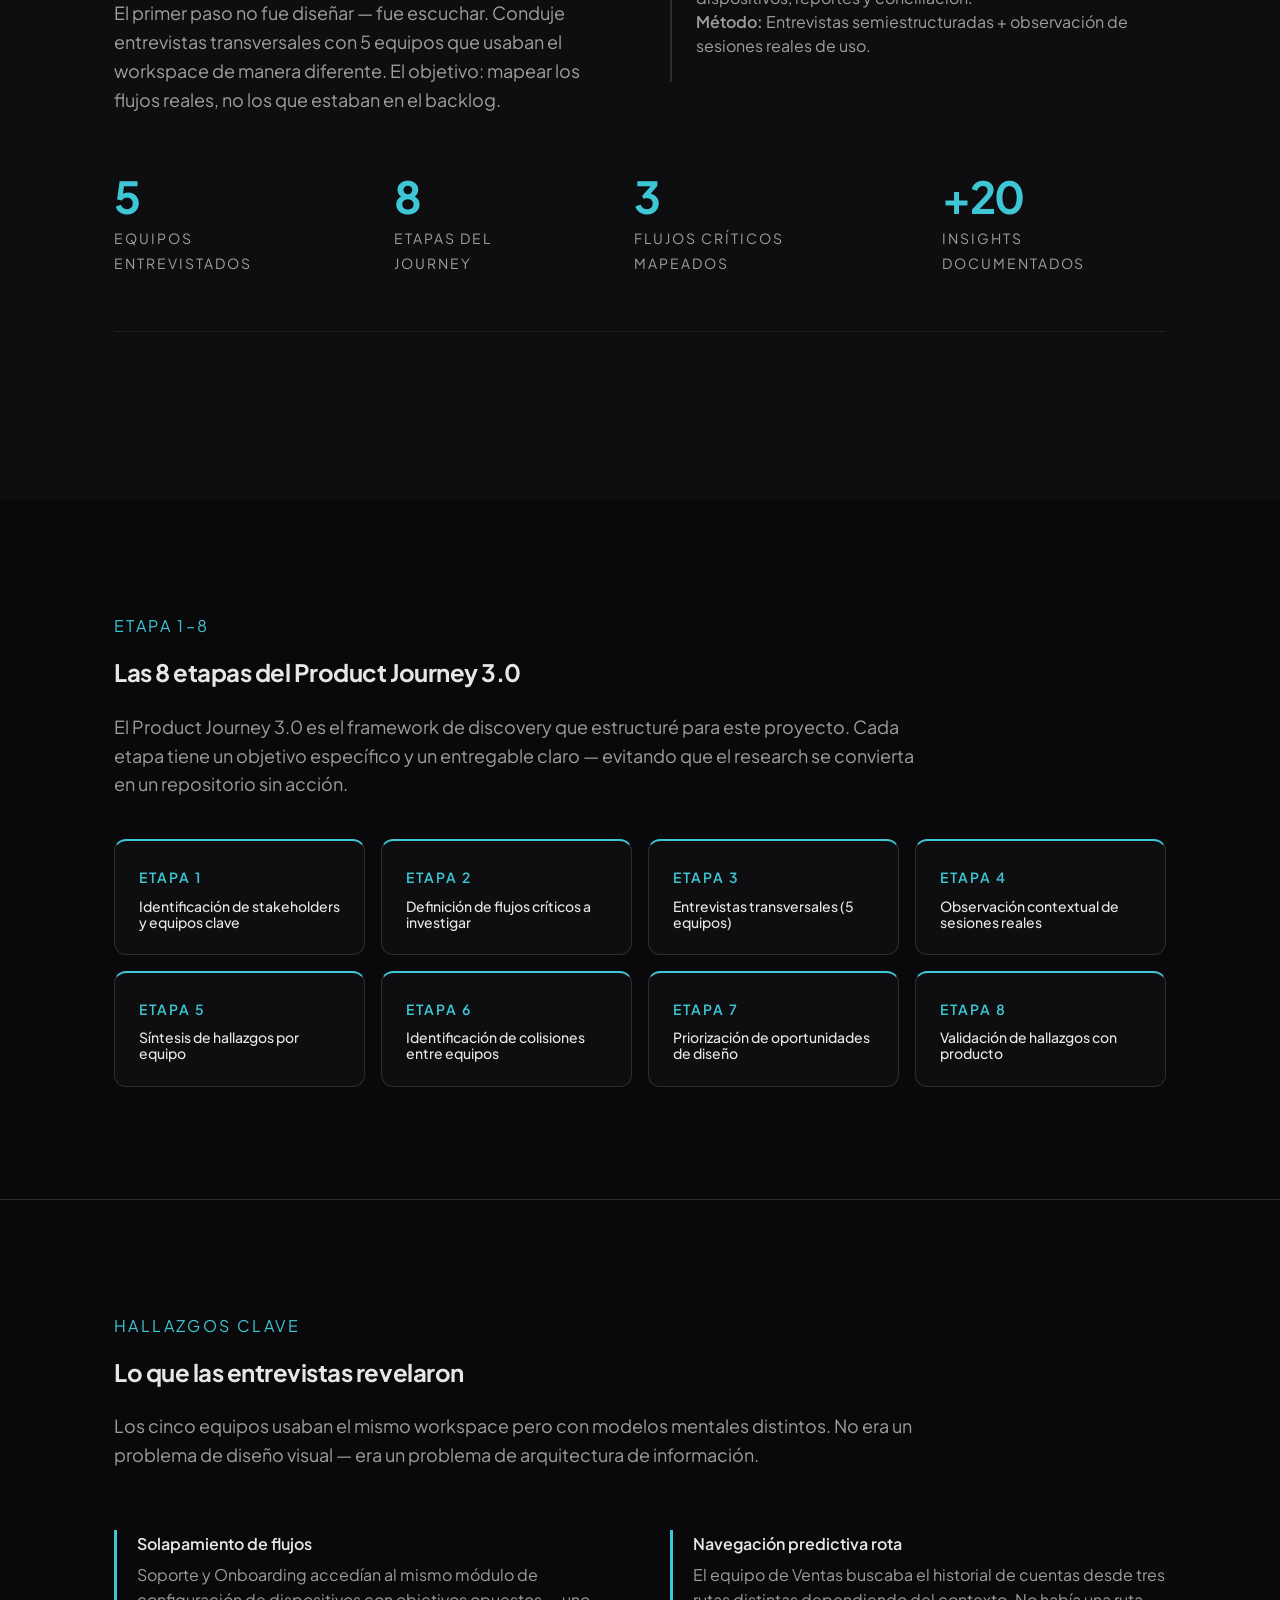
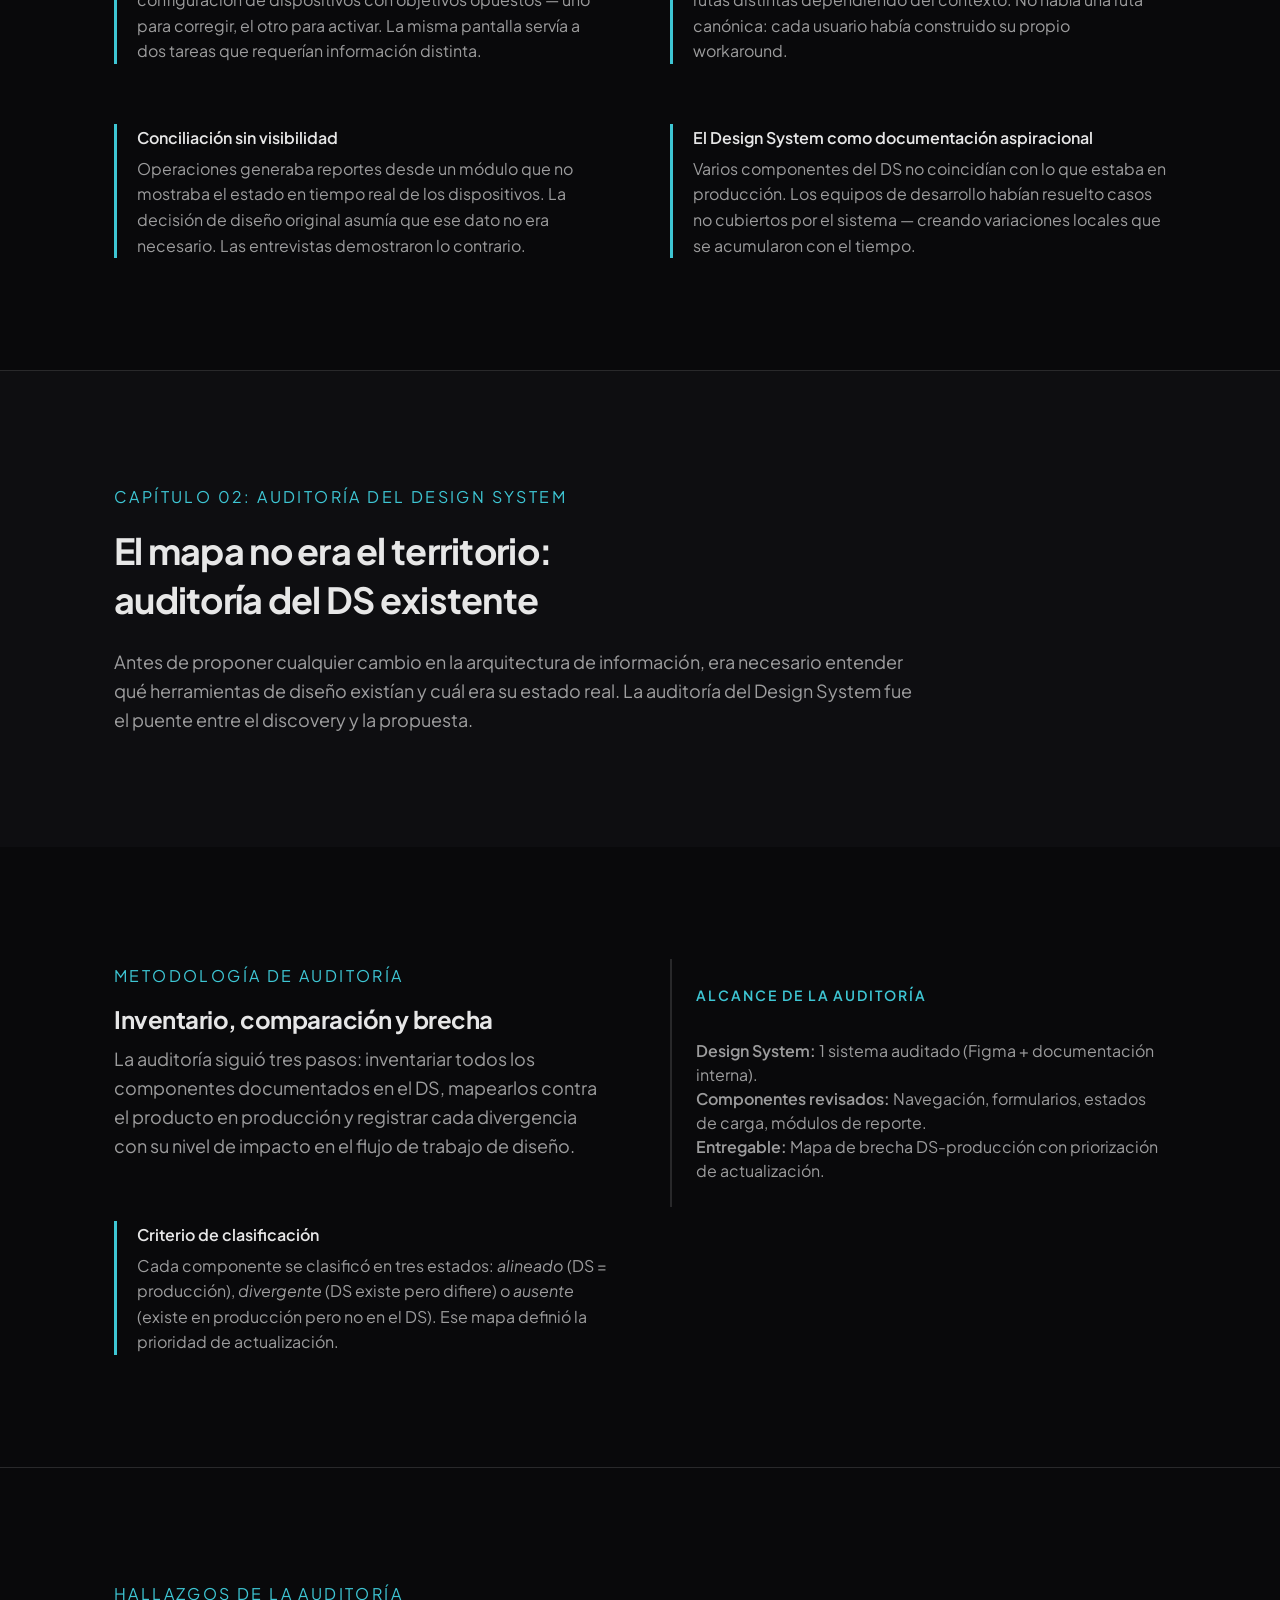
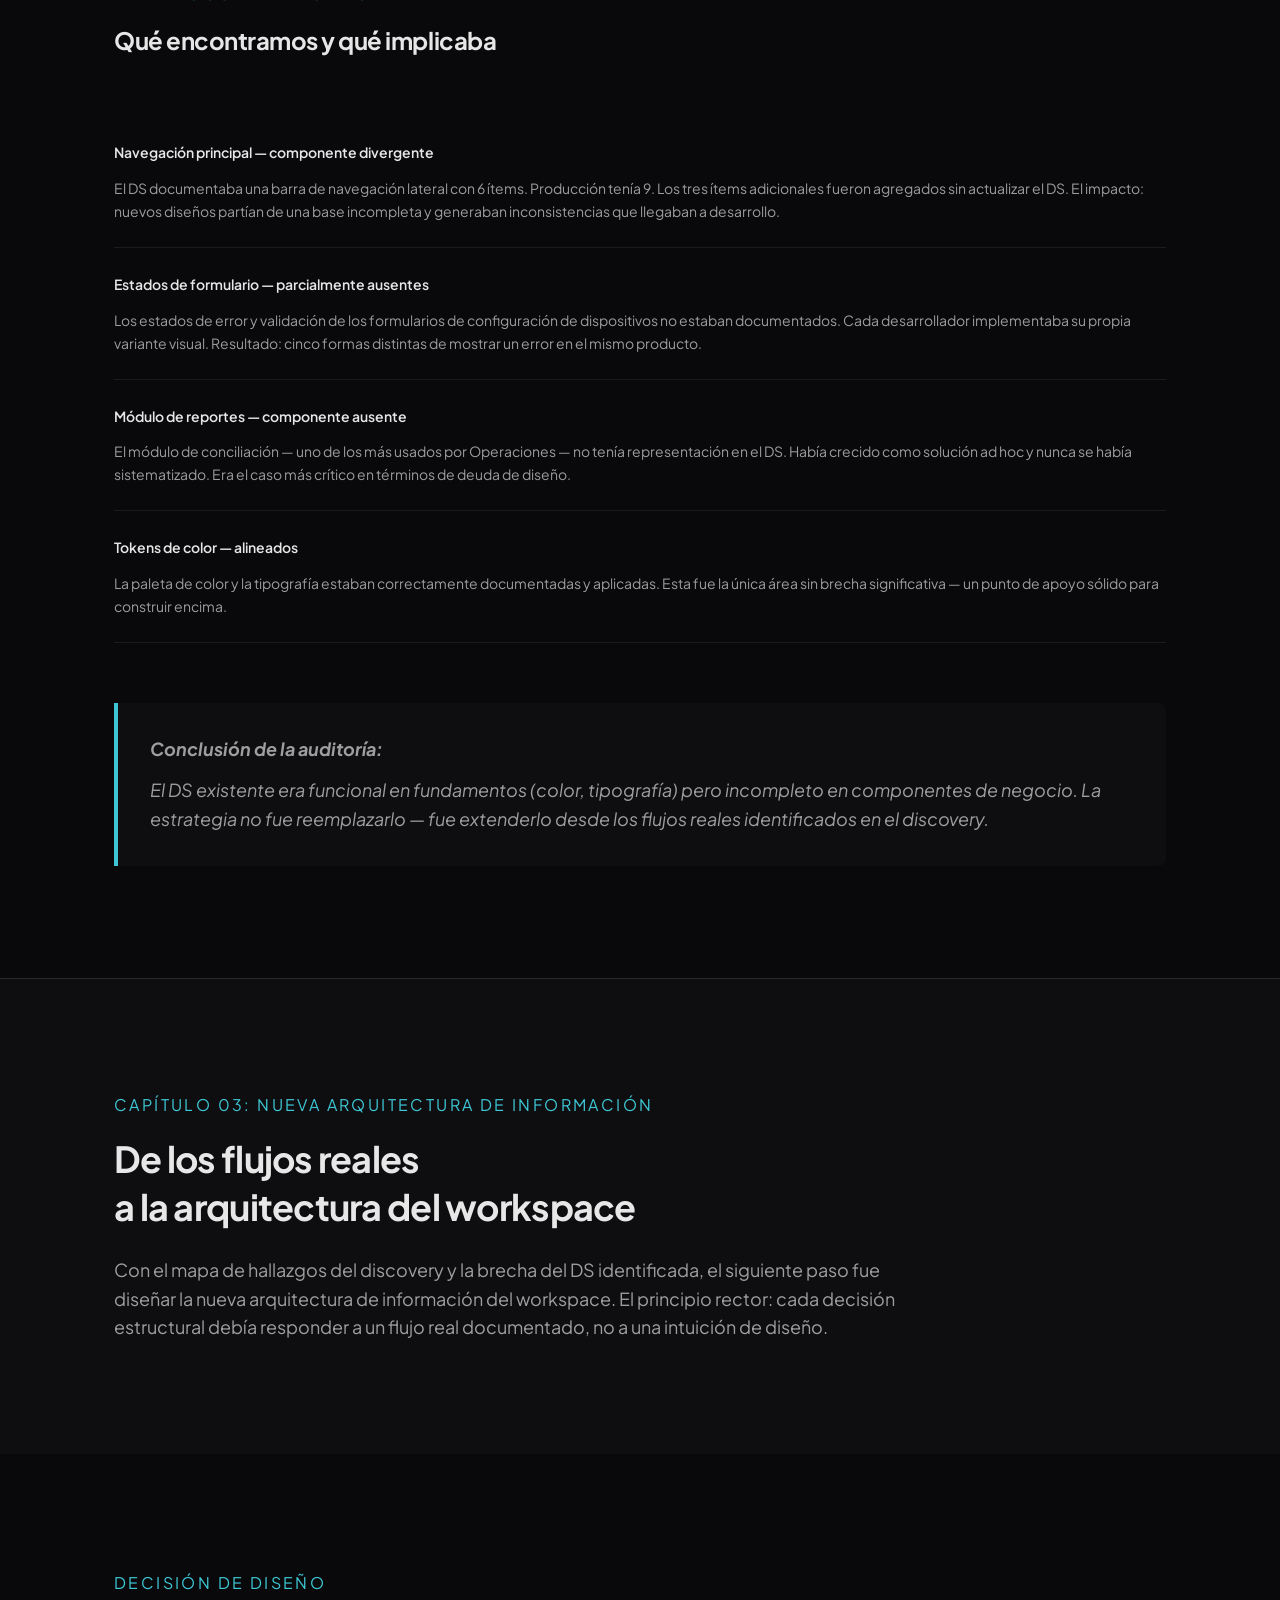
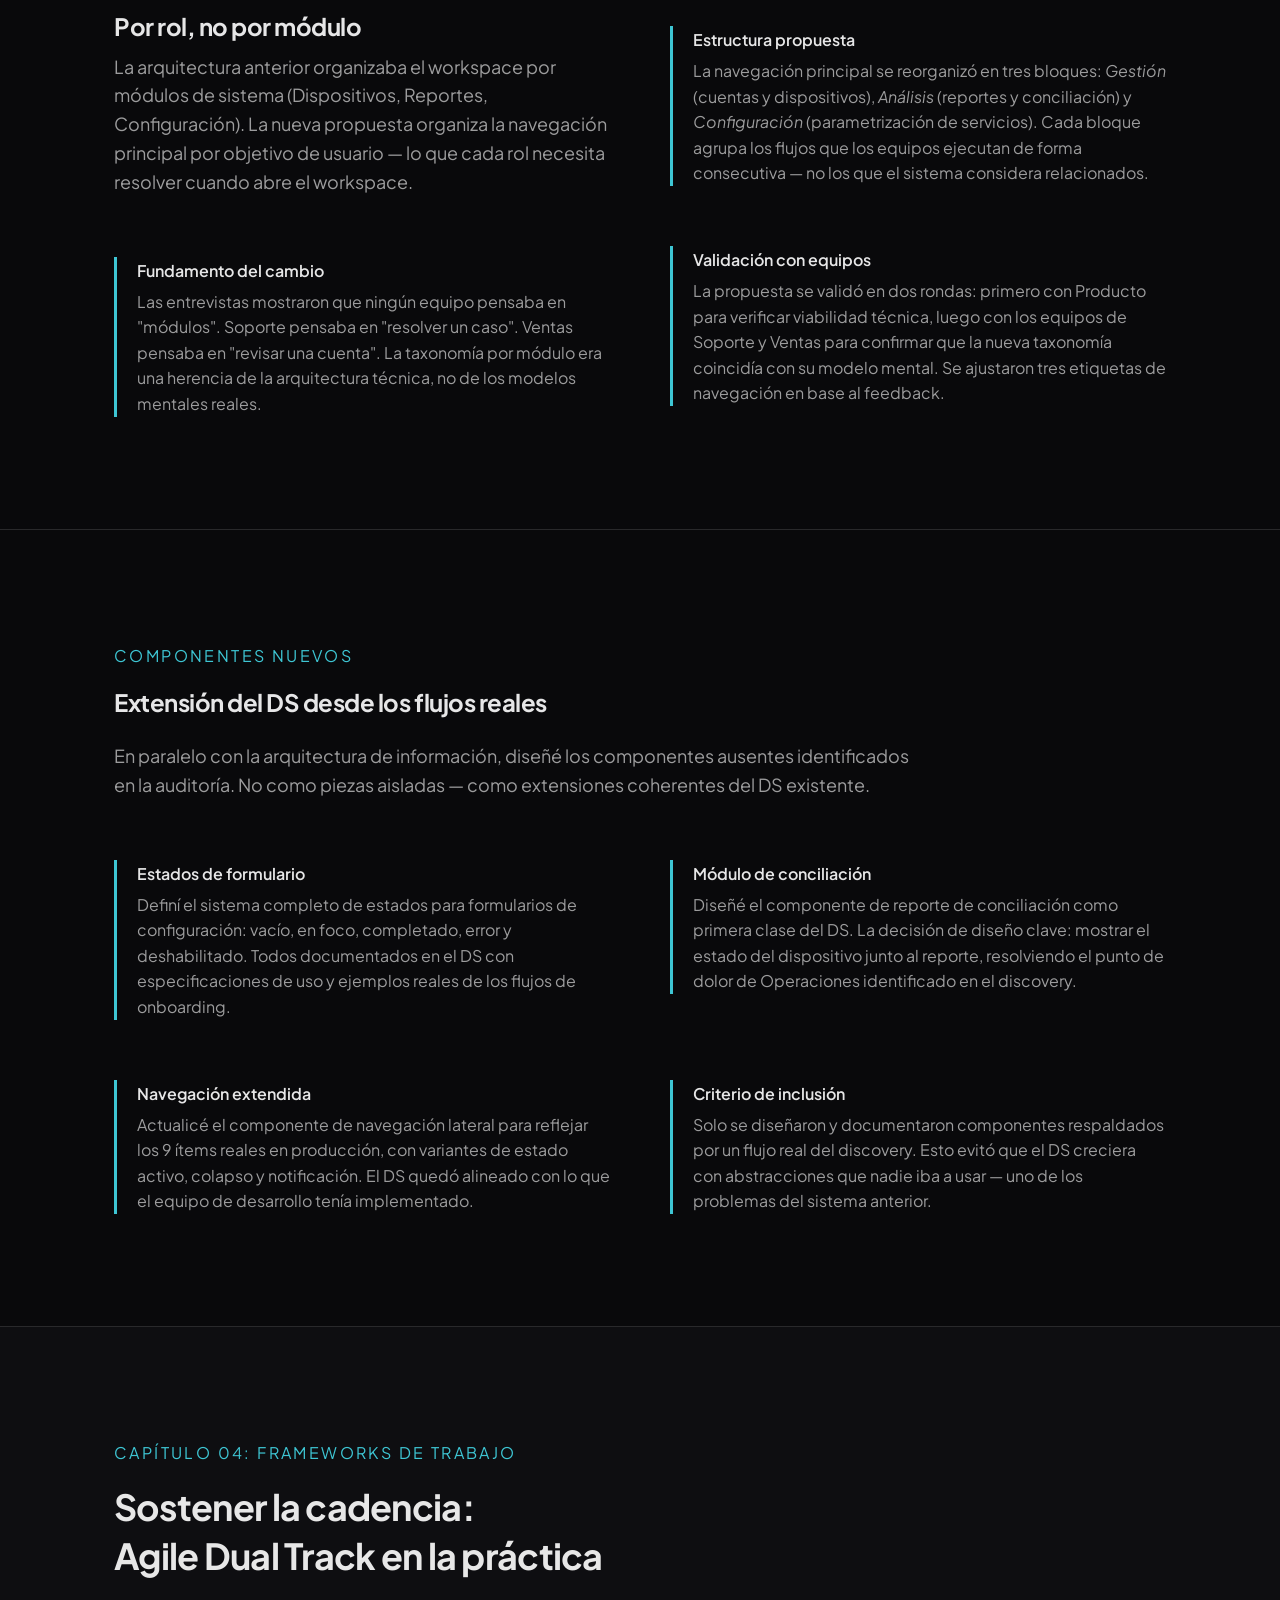
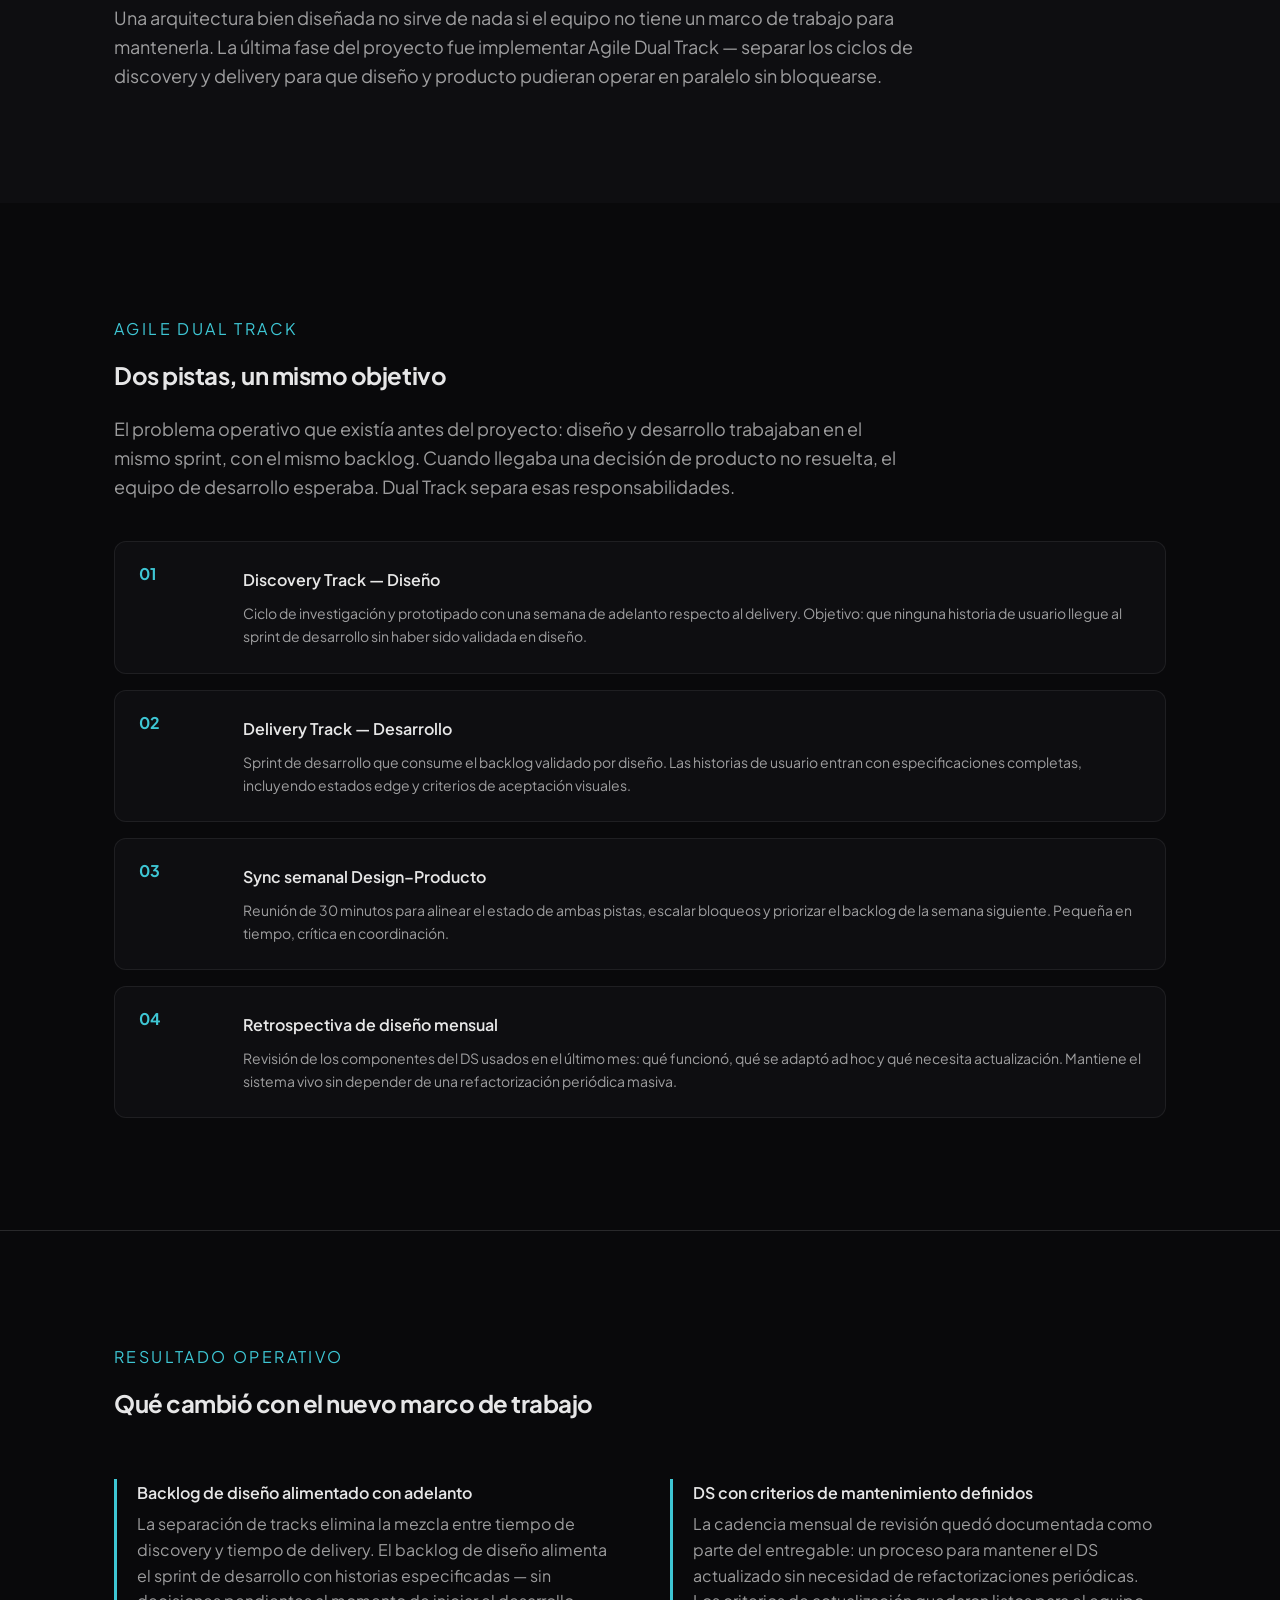
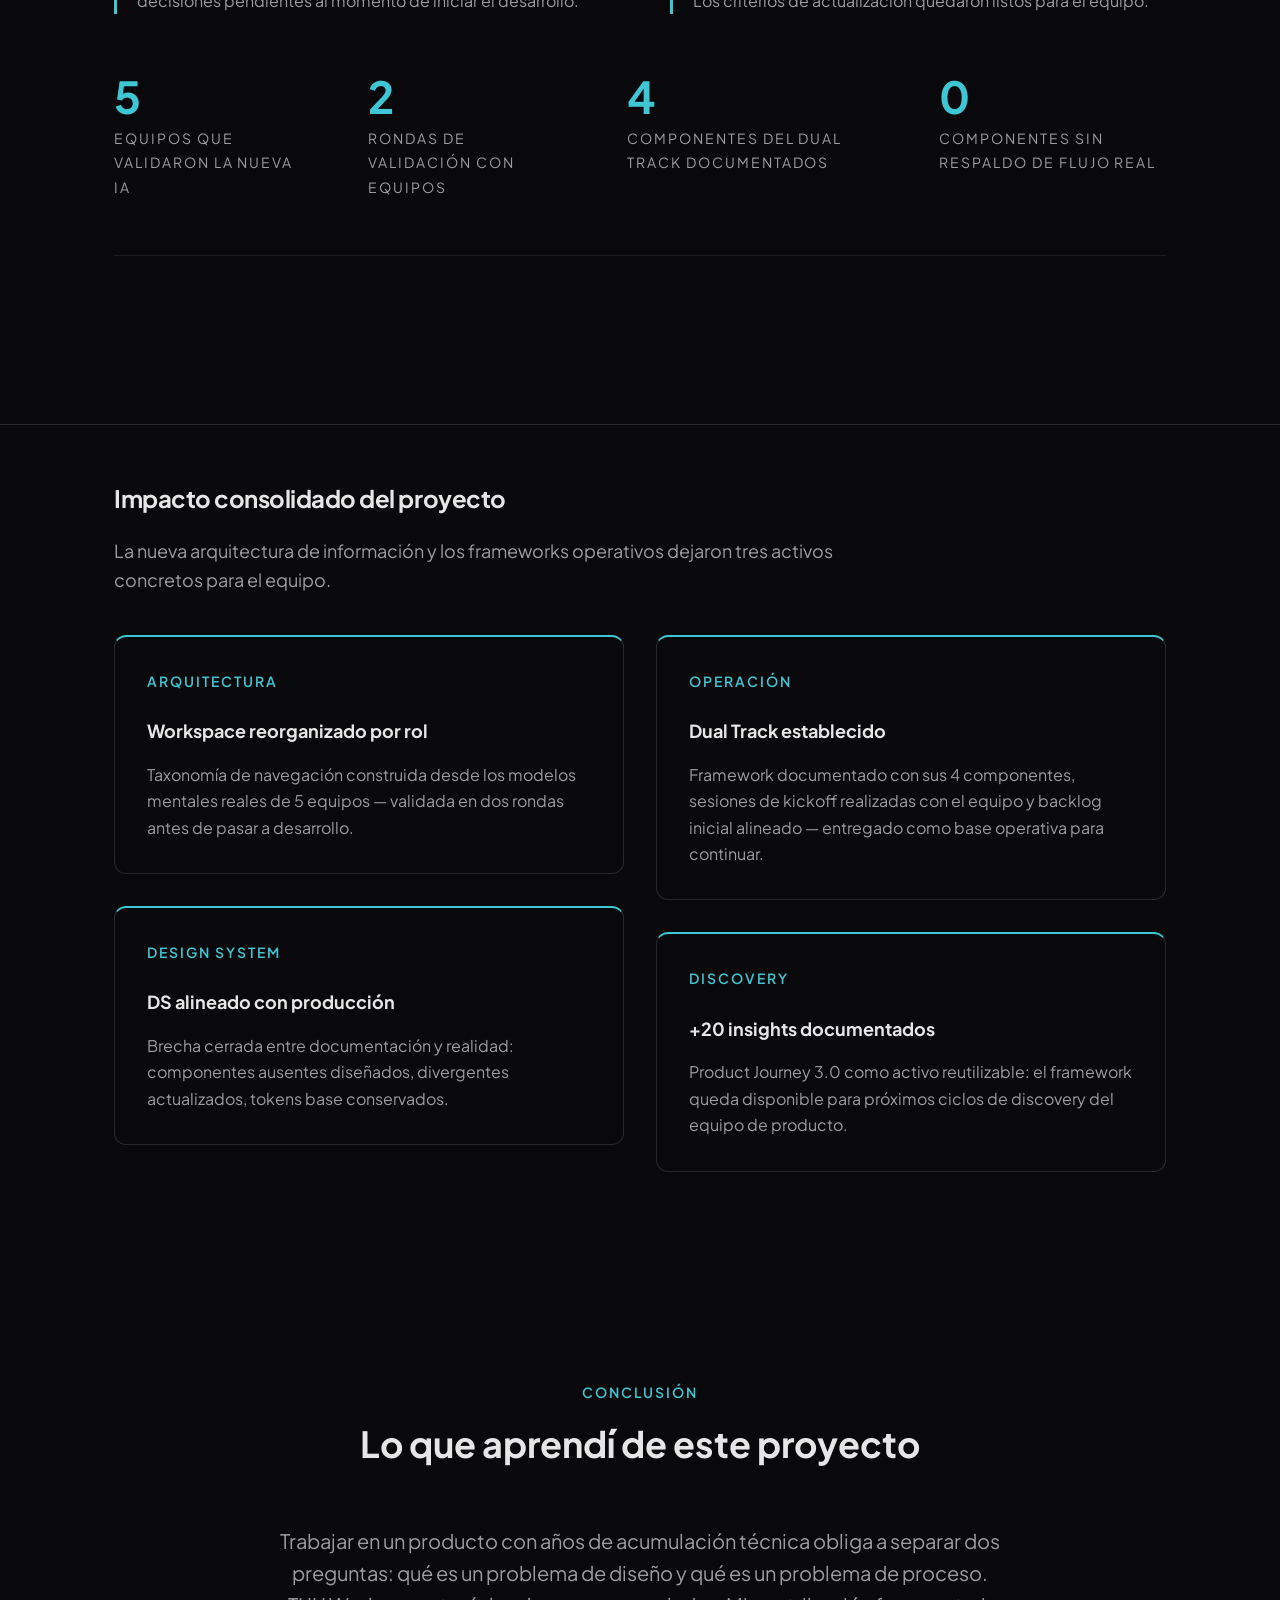
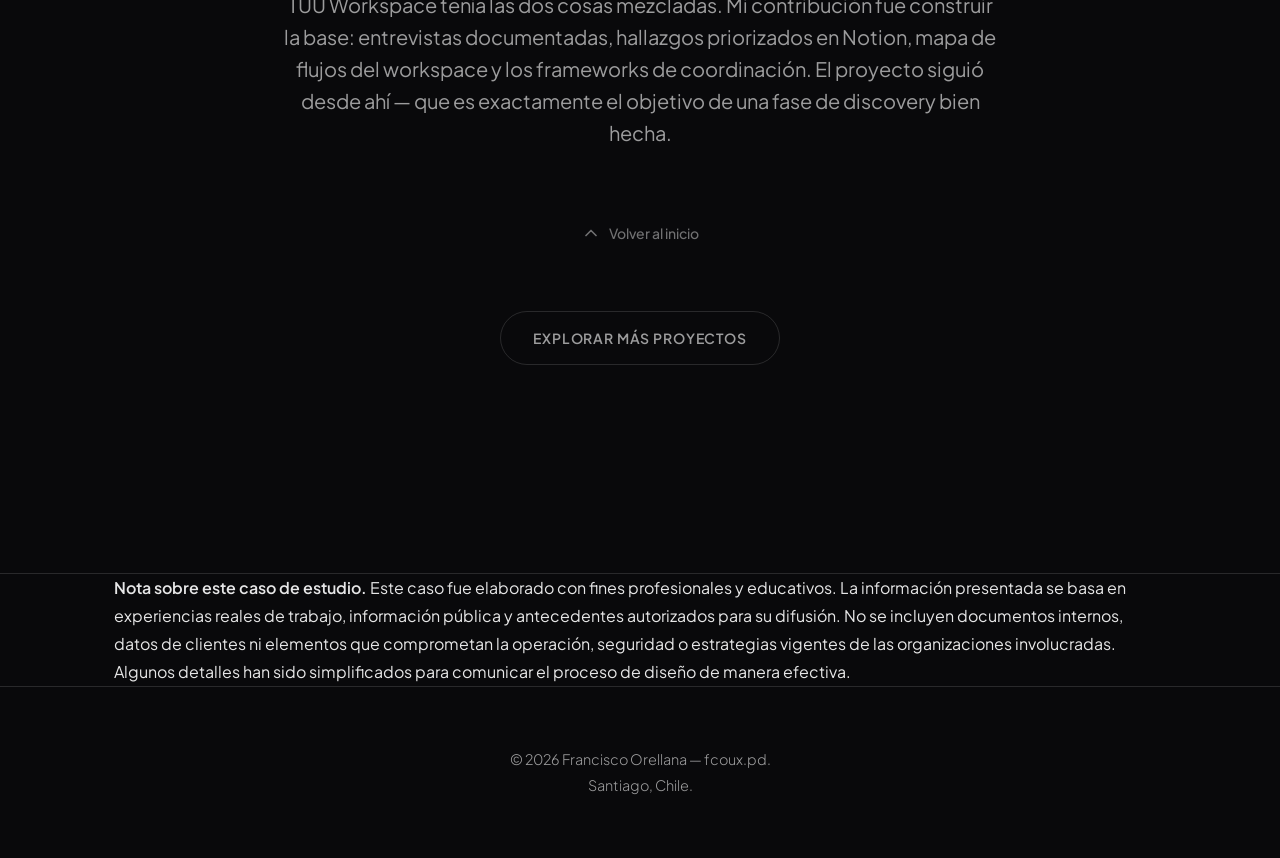
<file: html/haulmer.html>
<!DOCTYPE html>
<html lang="es">

<head>
    <meta charset="UTF-8">
    <meta name="viewport" content="width=device-width, initial-scale=1.0">
    <title>TUU Workspace — Arquitectura para escalar | fcoux.pd</title>
    <link rel="preconnect" href="https://fonts.googleapis.com" />
    <link rel="preconnect" href="https://fonts.gstatic.com" crossorigin />
    <link href="https://fonts.googleapis.com/css2?family=Figtree:wght@300;400;500;600;700;800&family=Plus+Jakarta+Sans:wght@300;400;500;600&display=swap" rel="stylesheet" />
    <link rel="stylesheet" href="../css/base.css">
    <link rel="stylesheet" href="../css/caso.css">
    <link rel="stylesheet" href="../css/haulmer.css">
    <script>(function(){var t=localStorage.getItem('theme')||'dark';document.documentElement.setAttribute('data-theme',t);})();</script>
</head>

<body>
    <header class="navbar" id="navbar">
        <div class="container nav-content">
            <a href="../index.html" class="logo"><strong>fcoux</strong>.pd</a>
            <nav class="nav-links desktop-nav">
                <a href="../index.html#about">Resume</a>
                <a href="../index.html#projects">Casos de Estudio</a>
                <a href="../index.html#contact">Contacto</a>
            </nav>
            <button class="theme-toggle" id="themeToggle" aria-label="Activar modo claro">
                <svg class="icon-moon" xmlns="http://www.w3.org/2000/svg" width="18" height="18" viewBox="0 0 24 24" fill="none" stroke="currentColor" stroke-width="2" stroke-linecap="round" stroke-linejoin="round" aria-hidden="true"><path d="M21 12.79A9 9 0 1 1 11.21 3 7 7 0 0 0 21 12.79z"/></svg>
                <svg class="icon-sun" xmlns="http://www.w3.org/2000/svg" width="18" height="18" viewBox="0 0 24 24" fill="none" stroke="currentColor" stroke-width="2" stroke-linecap="round" stroke-linejoin="round" aria-hidden="true"><circle cx="12" cy="12" r="5"/><line x1="12" y1="1" x2="12" y2="3"/><line x1="12" y1="21" x2="12" y2="23"/><line x1="4.22" y1="4.22" x2="5.64" y2="5.64"/><line x1="18.36" y1="18.36" x2="19.78" y2="19.78"/><line x1="1" y1="12" x2="3" y2="12"/><line x1="21" y1="12" x2="23" y2="12"/><line x1="4.22" y1="19.78" x2="5.64" y2="18.36"/><line x1="18.36" y1="5.64" x2="19.78" y2="4.22"/></svg>
            </button>
            <button class="menu-toggle" id="menuToggle" type="button" aria-label="Abrir menú" aria-expanded="false">
                <span></span><span></span><span></span>
            </button>
        </div>
        <nav class="mobile-menu" id="mobileMenu">
            <a href="../index.html#about">Resume</a>
            <a href="../index.html#projects">Casos de Estudio</a>
            <a href="../index.html#contact">Contacto</a>
        </nav>
    </header>

    <nav class="breadcrumb-nav case-nav" aria-label="Navegación entre casos">
        <div class="container">
            <div class="case-nav-track">
                <a href="../html/fletes.html" class="case-nav-prev">
                    <svg width="16" height="16" viewBox="0 0 24 24" fill="none" stroke="currentColor" stroke-width="2" stroke-linecap="round" stroke-linejoin="round" aria-hidden="true"><path d="M19 12H5"/><path d="m12 19-7-7 7-7"/></svg>
                    <span class="case-nav-label">FleteApp</span>
                </a>
                <span class="case-nav-identity">Caso 4 de 5</span>
                <a href="../html/oliva.html" class="case-nav-next">
                    <span class="case-nav-label">OLIVA OS</span>
                    <svg width="16" height="16" viewBox="0 0 24 24" fill="none" stroke="currentColor" stroke-width="2" stroke-linecap="round" stroke-linejoin="round" aria-hidden="true"><path d="M5 12h14"/><path d="m12 5 7 7-7 7"/></svg>
                </a>
            </div>
        </div>
    </nav>

    <main class="project-detail">
        <section class="project-detail-hero">
            <div class="container">
                <div class="project-tags">
                    <span class="tag tag-primary">Haulmer</span>
                    <span class="tag tag-secondary">Fintech · SaaS</span>
                </div>

                <div class="project-header">
                    <h1>TUU Workspace — Arquitectura para escalar</h1>
                    <p class="project-subtitle">Lideré la fase de discovery del workspace TUU: entrevistas con 5 equipos, auditoría del Design System y diseño de la nueva arquitectura de información. El proyecto fue entregado con toda la infraestructura para continuar.</p>
                </div>

                <p class="case-role">Lideré el Product Journey 3.0 y entregué la infraestructura para continuar el proyecto: entrevistas documentadas en Notion, hallazgos priorizados, etapas y flujos del workspace mapeados, y los frameworks Agile para coordinar diseño y producto. El trabajo fue completado hasta el punto de handoff — el equipo continuó desde esa base.</p>

                <div class="project-meta-grid">
                    <div class="project-meta-item">
                        <div class="icon-box">
                            <svg xmlns="http://www.w3.org/2000/svg" viewBox="0 0 24 24" fill="none" stroke="currentColor" stroke-width="2" stroke-linecap="round" stroke-linejoin="round">
                                <rect x="2" y="7" width="20" height="14" rx="2" ry="2"></rect>
                                <path d="M16 21V5a2 2 0 0 0-2-2h-4a2 2 0 0 0-2 2v16"></path>
                            </svg>
                        </div>
                        <span>EMPRESA</span>
                        <p>Haulmer · Producto TUU</p>
                    </div>
                    <div class="project-meta-item">
                        <div class="icon-box">
                            <svg xmlns="http://www.w3.org/2000/svg" viewBox="0 0 24 24" fill="none" stroke="currentColor" stroke-width="2" stroke-linecap="round" stroke-linejoin="round">
                                <circle cx="12" cy="12" r="10"></circle>
                                <polyline points="12 6 12 12 16 14"></polyline>
                            </svg>
                        </div>
                        <span>DURACIÓN</span>
                        <p>5 meses (04/2025–08/2025)</p>
                    </div>
                    <div class="project-meta-item">
                        <div class="icon-box">
                            <svg xmlns="http://www.w3.org/2000/svg" viewBox="0 0 24 24" fill="none" stroke="currentColor" stroke-width="2" stroke-linecap="round" stroke-linejoin="round">
                                <polyline points="22 12 18 12 15 21 9 3 6 12 2 12"></polyline>
                            </svg>
                        </div>
                        <span>MÉTODO</span>
                        <p>Product Discovery · Agile Dual Track</p>
                    </div>
                </div>
        </section>

        <section class="section-wrapper border-top">
            <div class="section-content">
                <div class="container">
                    <div class="process-header">
                        <span class="eyebrow">Métricas del proyecto</span>
                        <h3 class="feature-title">Objetivos</h3>
                    </div>

                    <div class="metrics-grid mt-60">
                        <div class="metric-card">
                            <span class="metric-value">8</span>
                            <h3 class="metric-label">Etapas del Product Journey</h3>
                            <p class="metric-description">Framework propio de discovery ejecutado en 5 equipos para mapear los flujos críticos del workspace.</p>
                        </div>

                        <div class="metric-card">
                            <span class="metric-value">1</span>
                            <h3 class="metric-label">Design System auditado</h3>
                            <p class="metric-description">Auditoría completa del DS existente: inventario de componentes, inconsistencias y brecha respecto al producto real.</p>
                        </div>

                        <div class="metric-card">
                            <span class="metric-value">Agile</span>
                            <h3 class="metric-label">Coordinación D+P</h3>
                            <p class="metric-description">Diseño e implementación inicial del framework Agile Dual Track: documentación, kickoff con el equipo y backlog alineado — entregado como base operativa para continuar.</p>
                        </div>
                    </div>
                </div>
            </div>
        </section>

        <section class="section-wrapper border-top">
            <div class="container">
                <div class="problem-statement">
                    <div class="process-header">
                        <span class="eyebrow">EL DESAFÍO</span>
                        <h2 class="feature-title">Un workspace que creció sin arquitectura</h2>
                    </div>
                    <div class="two-columns-grid mt-60">
                        <div class="col-text">
                            <h3>EL PROBLEMA</h3>
                            <p>TUU acumuló funcionalidades durante años de crecimiento acelerado. El resultado fue un workspace con navegación inconsistente, flujos solapados y un Design System que documentaba lo que debería existir, no lo que realmente estaba en producción.</p>
                        </div>
                        <div class="col-text">
                            <h3>EL OBJETIVO</h3>
                            <p>Construir la arquitectura de información del workspace desde los flujos reales — no desde supuestos. Para eso, primero era necesario entender cómo cada equipo usaba el producto y dónde colisionaban sus necesidades.</p>
                        </div>
                    </div>

                    <div class="data-box mt-60">
                        <strong>Hipótesis de partida:</strong> Si mapeamos los flujos críticos desde las personas que operan el producto y no desde la estructura técnica, podremos construir una arquitectura que reduzca la fricción entre equipos y acelere el backlog de diseño.
                    </div>
                </div>
            </div>
        </section>

        <section class="section-wrapper process-intro">
            <div class="container">
                <div class="process-header">
                    <span class="eyebrow">Metodología de Trabajo</span>
                    <h3>Discovery primero, arquitectura después</h3>
                    <p class="section-description">
                        El proyecto se organizó en cuatro etapas: primero entender cómo operaba el workspace desde los equipos reales; luego auditar el estado del Design System; después diseñar la nueva arquitectura de información; finalmente establecer los marcos de trabajo que permitirían sostener la cadencia de diseño con el equipo de producto.
                    </p>
                </div>
            </div>
        </section>

        <nav class="project-progress-nav" aria-label="Etapas del caso">
            <div class="progress-bar-fill" id="case-progress-fill"></div>
            <div class="container">
                <div class="chapter-stepper">
                    <a href="#cap1" class="chapter-step" data-cap="cap1">01. Discovery</a>
                    <a href="#cap2" class="chapter-step" data-cap="cap2">02. Diagnóstico</a>
                    <a href="#cap3" class="chapter-step" data-cap="cap3">03. Arquitectura</a>
                    <a href="#cap4" class="chapter-step" data-cap="cap4">04. Operación</a>
                </div>
            </div>
        </nav>

        <!-- CAPÍTULO 01: DISCOVERY -->

        <article id="cap1">
            <section class="section-wrapper band">
                <div class="container">
                    <div class="two-columns-grid">
                        <div class="process-header">
                            <span class="eyebrow">CAPÍTULO 01: PRODUCT JOURNEY 3.0</span>
                            <h2 class="feature-title">Entender antes de proponer: <br>el workspace desde adentro</h2>
                            <p class="section-description">
                                El primer paso no fue diseñar — fue escuchar. Conduje entrevistas transversales con 5 equipos que usaban el workspace de manera diferente. El objetivo: mapear los flujos reales, no los que estaban en el backlog.
                            </p>
                        </div>
                        <div class="col-text">
                            <article class="hypo-item">
                                <span class="eyebrow">Alcance del Discovery</span>
                                <div class="card-body-metrics">
                                    <p><strong>Equipos entrevistados:</strong> Producto, Soporte, Ventas, Operaciones, Onboarding.</p>
                                    <p><strong>Flujos mapeados:</strong> Gestión de cuenta, configuración de dispositivos, reportes y conciliación.</p>
                                    <p><strong>Método:</strong> Entrevistas semiestructuradas + observación de sesiones reales de uso.</p>
                                </div>
                            </article>
                        </div>
                    </div>

                    <div class="stat-row mt-60">
                        <div class="stat-item"><span class="stat-value">5</span><span class="stat-label">Equipos entrevistados</span></div>
                        <div class="stat-item"><span class="stat-value">8</span><span class="stat-label">Etapas del journey</span></div>
                        <div class="stat-item"><span class="stat-value">3</span><span class="stat-label">Flujos críticos mapeados</span></div>
                        <div class="stat-item"><span class="stat-value">+20</span><span class="stat-label">Insights documentados</span></div>
                    </div>
                </div>
            </section>

            <section class="section-wrapper border-top">
                <div class="container">
                    <div class="process-header">
                        <span class="eyebrow">ETAPA 1–8</span>
                        <h3 class="feature-title">Las 8 etapas del Product Journey 3.0</h3>
                        <p class="section-description">
                            El Product Journey 3.0 es el framework de discovery que estructuré para este proyecto. Cada etapa tiene un objetivo específico y un entregable claro — evitando que el research se convierta en un repositorio sin acción.
                        </p>
                    </div>

                    <div class="journey-stages mt-60">
                        <div class="journey-stage">
                            <span class="journey-stage-num">Etapa 1</span>
                            <span class="journey-stage-label">Identificación de stakeholders y equipos clave</span>
                        </div>
                        <div class="journey-stage">
                            <span class="journey-stage-num">Etapa 2</span>
                            <span class="journey-stage-label">Definición de flujos críticos a investigar</span>
                        </div>
                        <div class="journey-stage">
                            <span class="journey-stage-num">Etapa 3</span>
                            <span class="journey-stage-label">Entrevistas transversales (5 equipos)</span>
                        </div>
                        <div class="journey-stage">
                            <span class="journey-stage-num">Etapa 4</span>
                            <span class="journey-stage-label">Observación contextual de sesiones reales</span>
                        </div>
                        <div class="journey-stage">
                            <span class="journey-stage-num">Etapa 5</span>
                            <span class="journey-stage-label">Síntesis de hallazgos por equipo</span>
                        </div>
                        <div class="journey-stage">
                            <span class="journey-stage-num">Etapa 6</span>
                            <span class="journey-stage-label">Identificación de colisiones entre equipos</span>
                        </div>
                        <div class="journey-stage">
                            <span class="journey-stage-num">Etapa 7</span>
                            <span class="journey-stage-label">Priorización de oportunidades de diseño</span>
                        </div>
                        <div class="journey-stage">
                            <span class="journey-stage-num">Etapa 8</span>
                            <span class="journey-stage-label">Validación de hallazgos con producto</span>
                        </div>
                    </div>
                </div>
            </section>

            <section class="section-wrapper border-top">
                <div class="container">
                    <div class="process-header">
                        <span class="eyebrow">HALLAZGOS CLAVE</span>
                        <h3 class="feature-title">Lo que las entrevistas revelaron</h3>
                        <p class="section-description">
                            Los cinco equipos usaban el mismo workspace pero con modelos mentales distintos. No era un problema de diseño visual — era un problema de arquitectura de información.
                        </p>
                    </div>

                    <div class="two-columns-grid mt-60">
                        <div class="highlight-list">
                            <strong>Solapamiento de flujos</strong>
                            <p>Soporte y Onboarding accedían al mismo módulo de configuración de dispositivos con objetivos opuestos — uno para corregir, el otro para activar. La misma pantalla servía a dos tareas que requerían información distinta.</p>
                        </div>
                        <div class="highlight-list">
                            <strong>Navegación predictiva rota</strong>
                            <p>El equipo de Ventas buscaba el historial de cuentas desde tres rutas distintas dependiendo del contexto. No había una ruta canónica: cada usuario había construido su propio workaround.</p>
                        </div>
                        <div class="highlight-list">
                            <strong>Conciliación sin visibilidad</strong>
                            <p>Operaciones generaba reportes desde un módulo que no mostraba el estado en tiempo real de los dispositivos. La decisión de diseño original asumía que ese dato no era necesario. Las entrevistas demostraron lo contrario.</p>
                        </div>
                        <div class="highlight-list">
                            <strong>El Design System como documentación aspiracional</strong>
                            <p>Varios componentes del DS no coincidían con lo que estaba en producción. Los equipos de desarrollo habían resuelto casos no cubiertos por el sistema — creando variaciones locales que se acumularon con el tiempo.</p>
                        </div>
                    </div>
                </div>
            </section>
        </article>

        <!-- CAPÍTULO 02: DIAGNÓSTICO -->

        <article id="cap2" class="chapter-wrapper">
            <section class="section-wrapper band">
                <div class="container">
                    <div class="process-header">
                        <span class="eyebrow">CAPÍTULO 02: AUDITORÍA DEL DESIGN SYSTEM</span>
                        <h2 class="feature-title">El mapa no era el territorio: <br>auditoría del DS existente</h2>
                        <p class="section-description">
                            Antes de proponer cualquier cambio en la arquitectura de información, era necesario entender qué herramientas de diseño existían y cuál era su estado real. La auditoría del Design System fue el puente entre el discovery y la propuesta.
                        </p>
                    </div>
                </div>
            </section>

            <section class="section-wrapper border-top">
                <div class="container">
                    <div class="two-columns-grid">
                        <div class="col-text">
                            <div class="process-header">
                                <span class="eyebrow">METODOLOGÍA DE AUDITORÍA</span>
                                <h3 class="feature-title">Inventario, comparación y brecha</h3>
                                <p class="section-description">
                                    La auditoría siguió tres pasos: inventariar todos los componentes documentados en el DS, mapearlos contra el producto en producción y registrar cada divergencia con su nivel de impacto en el flujo de trabajo de diseño.
                                </p>
                            </div>
                            <div class="highlight-list mt-60">
                                <strong>Criterio de clasificación</strong>
                                <p>Cada componente se clasificó en tres estados: <em>alineado</em> (DS = producción), <em>divergente</em> (DS existe pero difiere) o <em>ausente</em> (existe en producción pero no en el DS). Ese mapa definió la prioridad de actualización.</p>
                            </div>
                        </div>
                        <div class="col-text">
                            <article class="hypo-item">
                                <span class="eyebrow">Alcance de la Auditoría</span>
                                <div class="card-body-metrics">
                                    <p><strong>Design System:</strong> 1 sistema auditado (Figma + documentación interna).</p>
                                    <p><strong>Componentes revisados:</strong> Navegación, formularios, estados de carga, módulos de reporte.</p>
                                    <p><strong>Entregable:</strong> Mapa de brecha DS-producción con priorización de actualización.</p>
                                </div>
                            </article>
                        </div>
                    </div>
                </div>
            </section>

            <section class="section-wrapper border-top">
                <div class="container">
                    <div class="process-header">
                        <span class="eyebrow">HALLAZGOS DE LA AUDITORÍA</span>
                        <h3 class="feature-title">Qué encontramos y qué implicaba</h3>
                    </div>

                    <div class="audit-finding mt-60">
                        <strong>Navegación principal — componente divergente</strong>
                        <p>El DS documentaba una barra de navegación lateral con 6 ítems. Producción tenía 9. Los tres ítems adicionales fueron agregados sin actualizar el DS. El impacto: nuevos diseños partían de una base incompleta y generaban inconsistencias que llegaban a desarrollo.</p>
                    </div>
                    <div class="audit-finding">
                        <strong>Estados de formulario — parcialmente ausentes</strong>
                        <p>Los estados de error y validación de los formularios de configuración de dispositivos no estaban documentados. Cada desarrollador implementaba su propia variante visual. Resultado: cinco formas distintas de mostrar un error en el mismo producto.</p>
                    </div>
                    <div class="audit-finding">
                        <strong>Módulo de reportes — componente ausente</strong>
                        <p>El módulo de conciliación — uno de los más usados por Operaciones — no tenía representación en el DS. Había crecido como solución ad hoc y nunca se había sistematizado. Era el caso más crítico en términos de deuda de diseño.</p>
                    </div>
                    <div class="audit-finding">
                        <strong>Tokens de color — alineados</strong>
                        <p>La paleta de color y la tipografía estaban correctamente documentadas y aplicadas. Esta fue la única área sin brecha significativa — un punto de apoyo sólido para construir encima.</p>
                    </div>

                    <div class="data-box mt-60">
                        <strong>Conclusión de la auditoría:</strong> El DS existente era funcional en fundamentos (color, tipografía) pero incompleto en componentes de negocio. La estrategia no fue reemplazarlo — fue extenderlo desde los flujos reales identificados en el discovery.
                    </div>
                </div>
            </section>
        </article>

        <!-- CAPÍTULO 03: ARQUITECTURA -->

        <article id="cap3" class="chapter-wrapper">
            <section class="section-wrapper band">
                <div class="container">
                    <div class="process-header">
                        <span class="eyebrow">CAPÍTULO 03: NUEVA ARQUITECTURA DE INFORMACIÓN</span>
                        <h2 class="feature-title">De los flujos reales <br>a la arquitectura del workspace</h2>
                        <p class="section-description">
                            Con el mapa de hallazgos del discovery y la brecha del DS identificada, el siguiente paso fue diseñar la nueva arquitectura de información del workspace. El principio rector: cada decisión estructural debía responder a un flujo real documentado, no a una intuición de diseño.
                        </p>
                    </div>
                </div>
            </section>

            <section class="section-wrapper border-top">
                <div class="container">
                    <div class="two-columns-grid">
                        <div class="col-text">
                            <div class="process-header">
                                <span class="eyebrow">DECISIÓN DE DISEÑO</span>
                                <h3 class="feature-title">Por rol, no por módulo</h3>
                                <p class="section-description">
                                    La arquitectura anterior organizaba el workspace por módulos de sistema (Dispositivos, Reportes, Configuración). La nueva propuesta organiza la navegación principal por objetivo de usuario — lo que cada rol necesita resolver cuando abre el workspace.
                                </p>
                            </div>
                            <div class="highlight-list mt-60">
                                <strong>Fundamento del cambio</strong>
                                <p>Las entrevistas mostraron que ningún equipo pensaba en "módulos". Soporte pensaba en "resolver un caso". Ventas pensaba en "revisar una cuenta". La taxonomía por módulo era una herencia de la arquitectura técnica, no de los modelos mentales reales.</p>
                            </div>
                        </div>
                        <div class="col-text">
                            <div class="highlight-list mt-60">
                                <strong>Estructura propuesta</strong>
                                <p>La navegación principal se reorganizó en tres bloques: <em>Gestión</em> (cuentas y dispositivos), <em>Análisis</em> (reportes y conciliación) y <em>Configuración</em> (parametrización de servicios). Cada bloque agrupa los flujos que los equipos ejecutan de forma consecutiva — no los que el sistema considera relacionados.</p>
                            </div>
                            <div class="highlight-list mt-60">
                                <strong>Validación con equipos</strong>
                                <p>La propuesta se validó en dos rondas: primero con Producto para verificar viabilidad técnica, luego con los equipos de Soporte y Ventas para confirmar que la nueva taxonomía coincidía con su modelo mental. Se ajustaron tres etiquetas de navegación en base al feedback.</p>
                            </div>
                        </div>
                    </div>
                </div>
            </section>

            <section class="section-wrapper border-top">
                <div class="container">
                    <div class="process-header">
                        <span class="eyebrow">COMPONENTES NUEVOS</span>
                        <h3 class="feature-title">Extensión del DS desde los flujos reales</h3>
                        <p class="section-description">
                            En paralelo con la arquitectura de información, diseñé los componentes ausentes identificados en la auditoría. No como piezas aisladas — como extensiones coherentes del DS existente.
                        </p>
                    </div>

                    <div class="two-columns-grid mt-60">
                        <div class="highlight-list">
                            <strong>Estados de formulario</strong>
                            <p>Definí el sistema completo de estados para formularios de configuración: vacío, en foco, completado, error y deshabilitado. Todos documentados en el DS con especificaciones de uso y ejemplos reales de los flujos de onboarding.</p>
                        </div>
                        <div class="highlight-list">
                            <strong>Módulo de conciliación</strong>
                            <p>Diseñé el componente de reporte de conciliación como primera clase del DS. La decisión de diseño clave: mostrar el estado del dispositivo junto al reporte, resolviendo el punto de dolor de Operaciones identificado en el discovery.</p>
                        </div>
                        <div class="highlight-list">
                            <strong>Navegación extendida</strong>
                            <p>Actualicé el componente de navegación lateral para reflejar los 9 ítems reales en producción, con variantes de estado activo, colapso y notificación. El DS quedó alineado con lo que el equipo de desarrollo tenía implementado.</p>
                        </div>
                        <div class="highlight-list">
                            <strong>Criterio de inclusión</strong>
                            <p>Solo se diseñaron y documentaron componentes respaldados por un flujo real del discovery. Esto evitó que el DS creciera con abstracciones que nadie iba a usar — uno de los problemas del sistema anterior.</p>
                        </div>
                    </div>
                </div>
            </section>
        </article>

        <!-- CAPÍTULO 04: OPERACIÓN -->

        <article id="cap4" class="chapter-wrapper">
            <section class="section-wrapper band">
                <div class="container">
                    <div class="process-header">
                        <span class="eyebrow">CAPÍTULO 04: FRAMEWORKS DE TRABAJO</span>
                        <h2 class="feature-title">Sostener la cadencia: <br>Agile Dual Track en la práctica</h2>
                        <p class="section-description">
                            Una arquitectura bien diseñada no sirve de nada si el equipo no tiene un marco de trabajo para mantenerla. La última fase del proyecto fue implementar Agile Dual Track — separar los ciclos de discovery y delivery para que diseño y producto pudieran operar en paralelo sin bloquearse.
                        </p>
                    </div>
                </div>
            </section>

            <section class="section-wrapper border-top">
                <div class="container">
                    <div class="process-header">
                        <span class="eyebrow">AGILE DUAL TRACK</span>
                        <h3 class="feature-title">Dos pistas, un mismo objetivo</h3>
                        <p class="section-description">
                            El problema operativo que existía antes del proyecto: diseño y desarrollo trabajaban en el mismo sprint, con el mismo backlog. Cuando llegaba una decisión de producto no resuelta, el equipo de desarrollo esperaba. Dual Track separa esas responsabilidades.
                        </p>
                    </div>

                    <div class="agile-cycle mt-60">
                        <div class="agile-phase">
                            <div class="agile-phase-id">01</div>
                            <div class="agile-phase-body">
                                <strong>Discovery Track — Diseño</strong>
                                <p>Ciclo de investigación y prototipado con una semana de adelanto respecto al delivery. Objetivo: que ninguna historia de usuario llegue al sprint de desarrollo sin haber sido validada en diseño.</p>
                            </div>
                        </div>
                        <div class="agile-phase">
                            <div class="agile-phase-id">02</div>
                            <div class="agile-phase-body">
                                <strong>Delivery Track — Desarrollo</strong>
                                <p>Sprint de desarrollo que consume el backlog validado por diseño. Las historias de usuario entran con especificaciones completas, incluyendo estados edge y criterios de aceptación visuales.</p>
                            </div>
                        </div>
                        <div class="agile-phase">
                            <div class="agile-phase-id">03</div>
                            <div class="agile-phase-body">
                                <strong>Sync semanal Design–Producto</strong>
                                <p>Reunión de 30 minutos para alinear el estado de ambas pistas, escalar bloqueos y priorizar el backlog de la semana siguiente. Pequeña en tiempo, crítica en coordinación.</p>
                            </div>
                        </div>
                        <div class="agile-phase">
                            <div class="agile-phase-id">04</div>
                            <div class="agile-phase-body">
                                <strong>Retrospectiva de diseño mensual</strong>
                                <p>Revisión de los componentes del DS usados en el último mes: qué funcionó, qué se adaptó ad hoc y qué necesita actualización. Mantiene el sistema vivo sin depender de una refactorización periódica masiva.</p>
                            </div>
                        </div>
                    </div>
                </div>
            </section>

            <section class="section-wrapper border-top">
                <div class="container">
                    <div class="process-header">
                        <span class="eyebrow">RESULTADO OPERATIVO</span>
                        <h3 class="feature-title">Qué cambió con el nuevo marco de trabajo</h3>
                    </div>

                    <div class="two-columns-grid mt-60">
                        <div class="highlight-list">
                            <strong>Backlog de diseño alimentado con adelanto</strong>
                            <p>La separación de tracks elimina la mezcla entre tiempo de discovery y tiempo de delivery. El backlog de diseño alimenta el sprint de desarrollo con historias especificadas — sin decisiones pendientes al momento de iniciar el desarrollo.</p>
                        </div>
                        <div class="highlight-list">
                            <strong>DS con criterios de mantenimiento definidos</strong>
                            <p>La cadencia mensual de revisión quedó documentada como parte del entregable: un proceso para mantener el DS actualizado sin necesidad de refactorizaciones periódicas. Los criterios de actualización quedaron listos para el equipo.</p>
                        </div>
                    </div>

                    <div class="stat-row mt-60">
                        <div class="stat-item"><span class="stat-value">5</span><span class="stat-label">Equipos que validaron la nueva IA</span></div>
                        <div class="stat-item"><span class="stat-value">2</span><span class="stat-label">Rondas de validación con equipos</span></div>
                        <div class="stat-item"><span class="stat-value">4</span><span class="stat-label">Componentes del Dual Track documentados</span></div>
                        <div class="stat-item"><span class="stat-value">0</span><span class="stat-label">Componentes sin respaldo de flujo real</span></div>
                    </div>
                </div>
            </section>

            <!-- Dashboard de impacto final -->
            <div class="container">
                <div class="process-header mt-60">
                    <h4 class="feature-title">Impacto consolidado del proyecto</h4>
                    <p class="section-description">La nueva arquitectura de información y los frameworks operativos dejaron tres activos concretos para el equipo.</p>
                </div>
                <div class="impact-dashboard-grid mt-40">
                    <div class="main-impact-column">
                        <div class="metric-card">
                            <span class="impact-label">Arquitectura</span>
                            <h4>Workspace reorganizado por rol</h4>
                            <p>Taxonomía de navegación construida desde los modelos mentales reales de 5 equipos — validada en dos rondas antes de pasar a desarrollo.</p>
                        </div>
                        <div class="metric-card">
                            <span class="impact-label">Design System</span>
                            <h4>DS alineado con producción</h4>
                            <p>Brecha cerrada entre documentación y realidad: componentes ausentes diseñados, divergentes actualizados, tokens base conservados.</p>
                        </div>
                    </div>
                    <div class="secondary-impact-column">
                        <div class="metric-card">
                            <span class="impact-label">Operación</span>
                            <h4>Dual Track establecido</h4>
                            <p>Framework documentado con sus 4 componentes, sesiones de kickoff realizadas con el equipo y backlog inicial alineado — entregado como base operativa para continuar.</p>
                        </div>
                        <div class="metric-card">
                            <span class="impact-label">Discovery</span>
                            <h4>+20 insights documentados</h4>
                            <p>Product Journey 3.0 como activo reutilizable: el framework queda disponible para próximos ciclos de discovery del equipo de producto.</p>
                        </div>
                    </div>
                </div>
            </div>
        </article>

        <section class="section-wrapper border-top">
            <div class="section-content">
                <div class="container narrow">
                    <div class="final-reflection">
                        <span class="stage-tag">CONCLUSIÓN</span>
                        <h2>Lo que aprendí de este proyecto</h2>
                        <p class="reflection-text">
                            Trabajar en un producto con años de acumulación técnica obliga a separar dos preguntas: qué es un problema de diseño y qué es un problema de proceso. TUU Workspace tenía las dos cosas mezcladas. Mi contribución fue construir la base: entrevistas documentadas, hallazgos priorizados en Notion, mapa de flujos del workspace y los frameworks de coordinación. El proyecto siguió desde ahí — que es exactamente el objetivo de una fase de discovery bien hecha.
                        </p>
                        <div class="back-to-top-container">
                            <a href="../html/haulmer.html" class="back-to-top-link">
                                <svg xmlns="http://www.w3.org/2000/svg" width="20" height="20" viewBox="0 0 24 24" fill="none" stroke="currentColor" stroke-width="2" stroke-linecap="round" stroke-linejoin="round"><path d="m18 15-6-6-6 6"/></svg> Volver al inicio
                            </a>
                        </div>
                        <div class="cta-internal">
                            <a href="../index.html#projects" class="btn-secondary">Explorar más proyectos</a>
                        </div>
                    </div>
                </div>
            </div>
        </section>
    </main>
<!-- CASE STUDY DISCLAIMER -->
<section>
    <div class="container">
        <p>
            <strong>Nota sobre este caso de estudio.</strong>
            Este caso fue elaborado con fines profesionales y educativos. La información presentada se basa en experiencias reales de trabajo, información pública y antecedentes autorizados para su difusión. No se incluyen documentos internos, datos de clientes ni elementos que comprometan la operación, seguridad o estrategias vigentes de las organizaciones involucradas. Algunos detalles han sido simplificados para comunicar el proceso de diseño de manera efectiva.
        </p>
    </div>
</section>

    <footer style="padding: 60px 0; border-top: 1px solid var(--line-separator); text-align: center;">
        <div class="container">
            <p style="color: var(--text-soft); font-size: 0.9rem; margin: 0;">
                © 2026 Francisco Orellana — fcoux.pd. <br> Santiago, Chile.
            </p>
        </div>
    </footer>
    <script src="../js/main.js"></script>
</body>

</html>
</file>
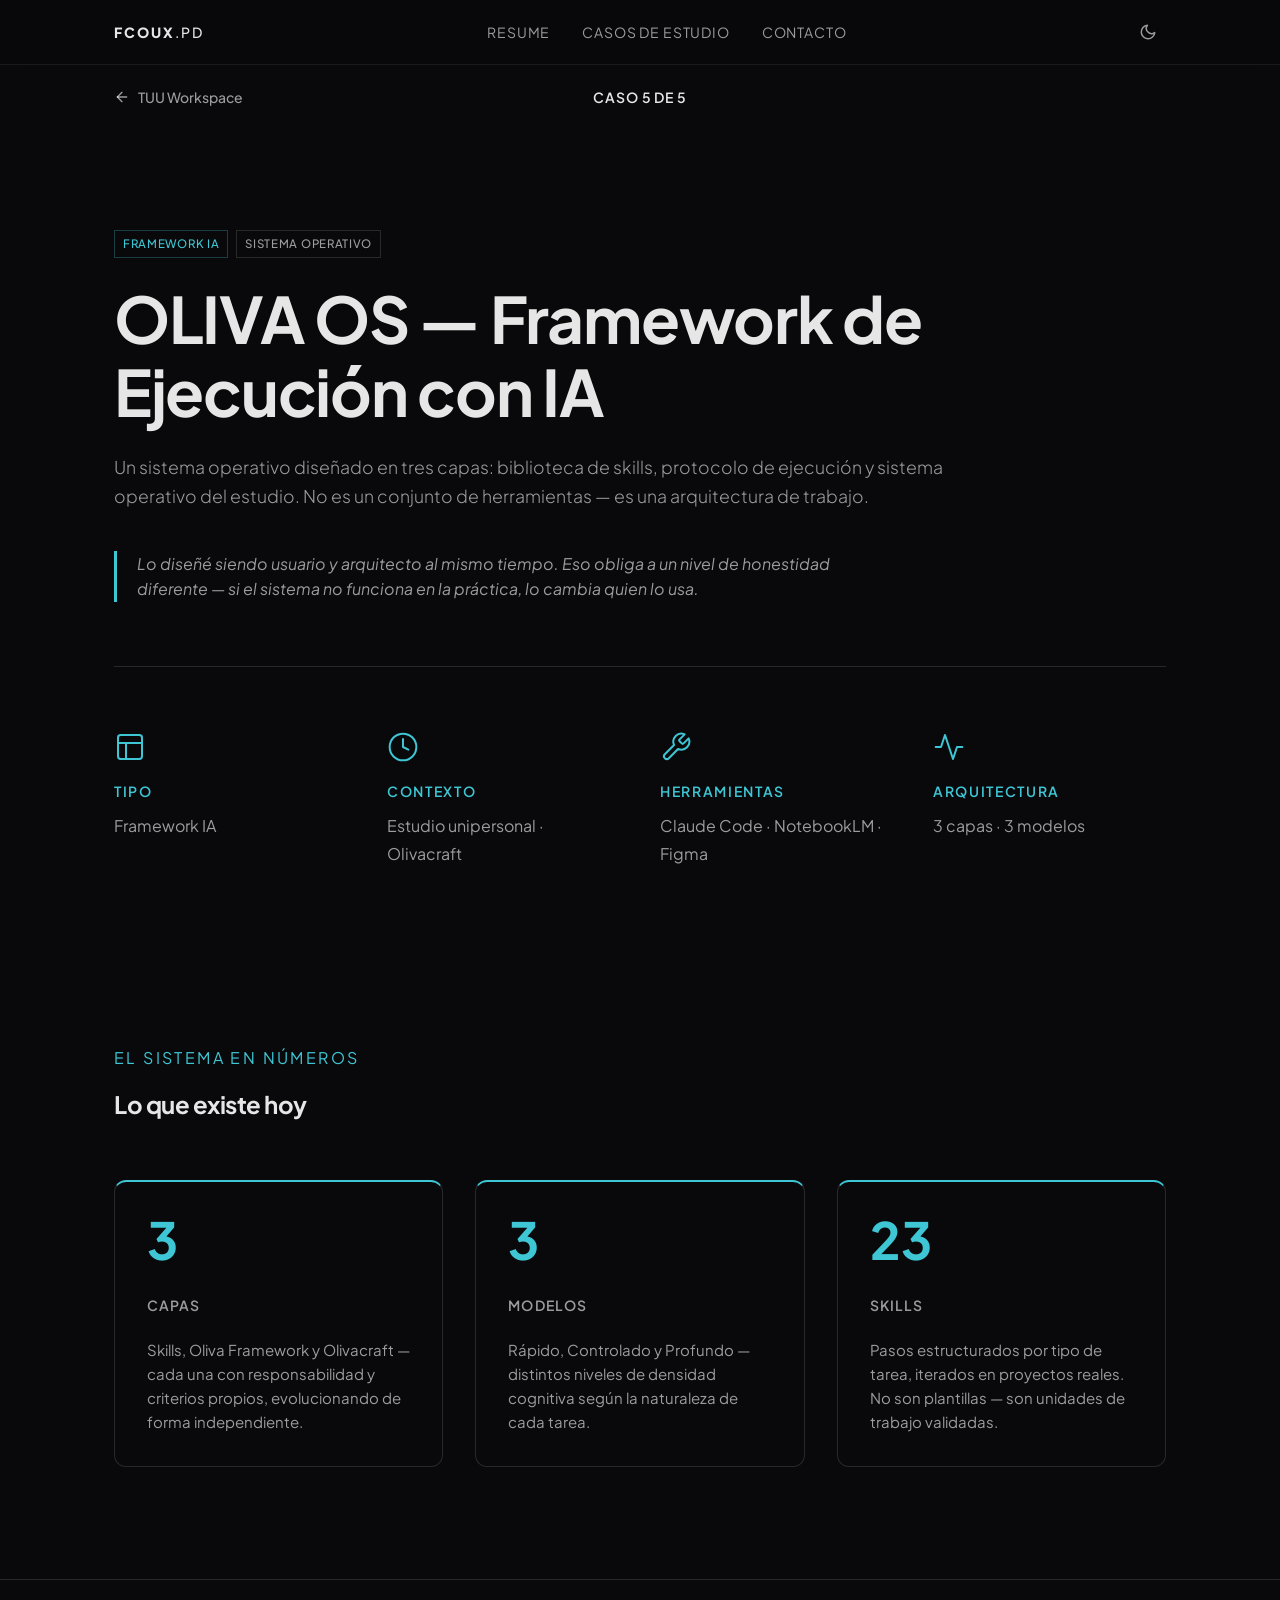
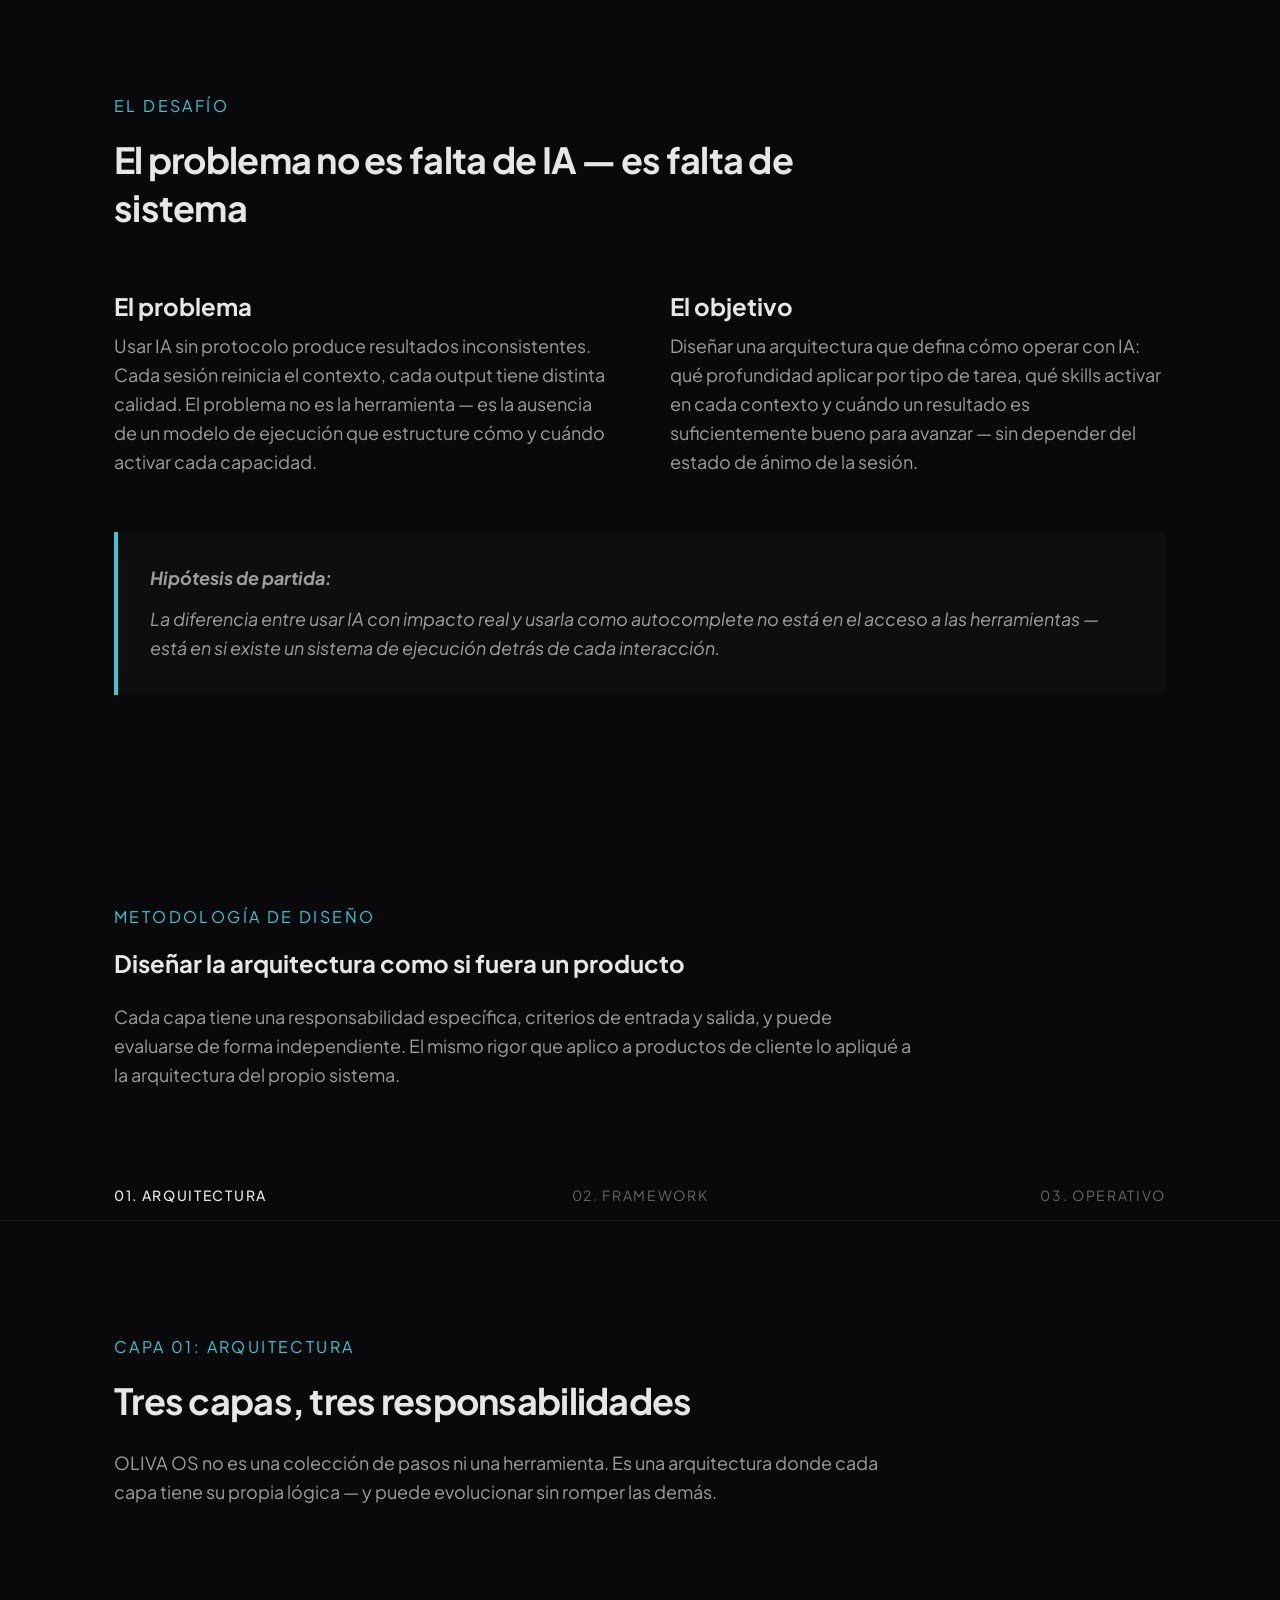
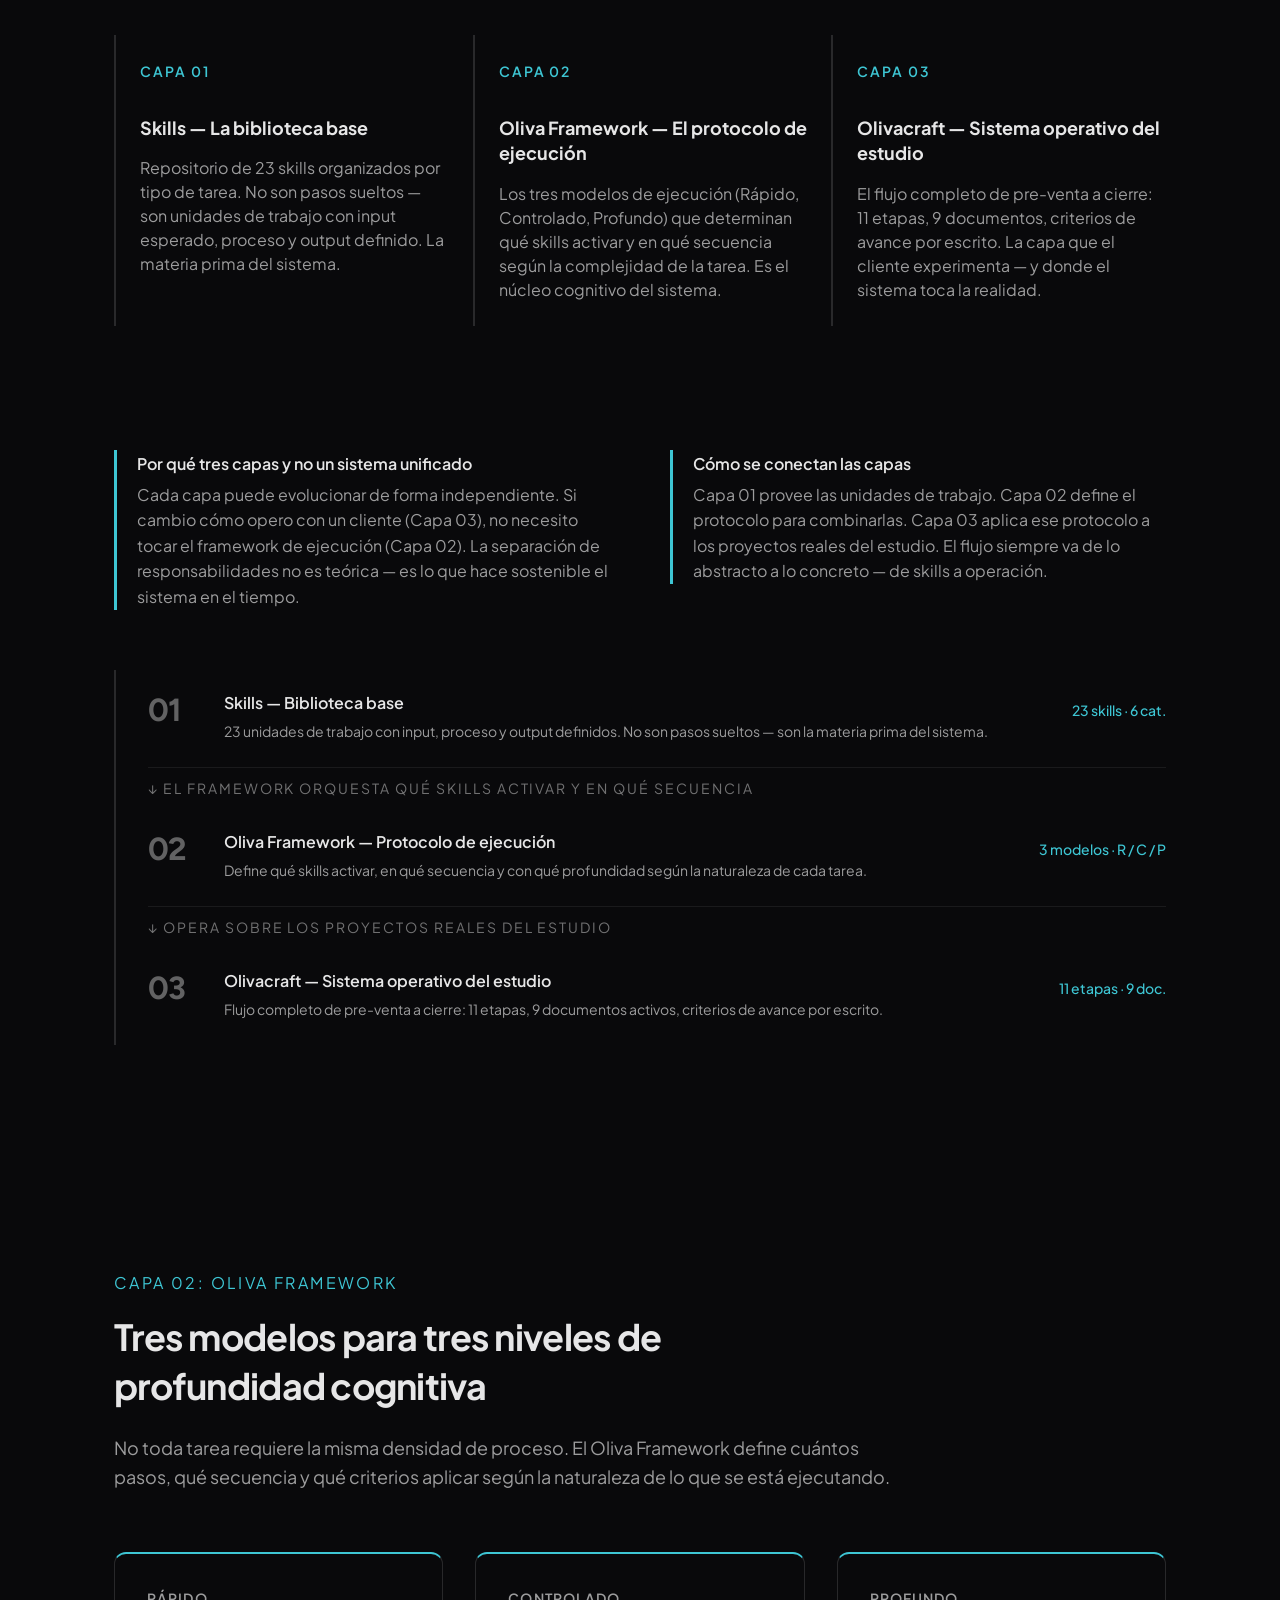
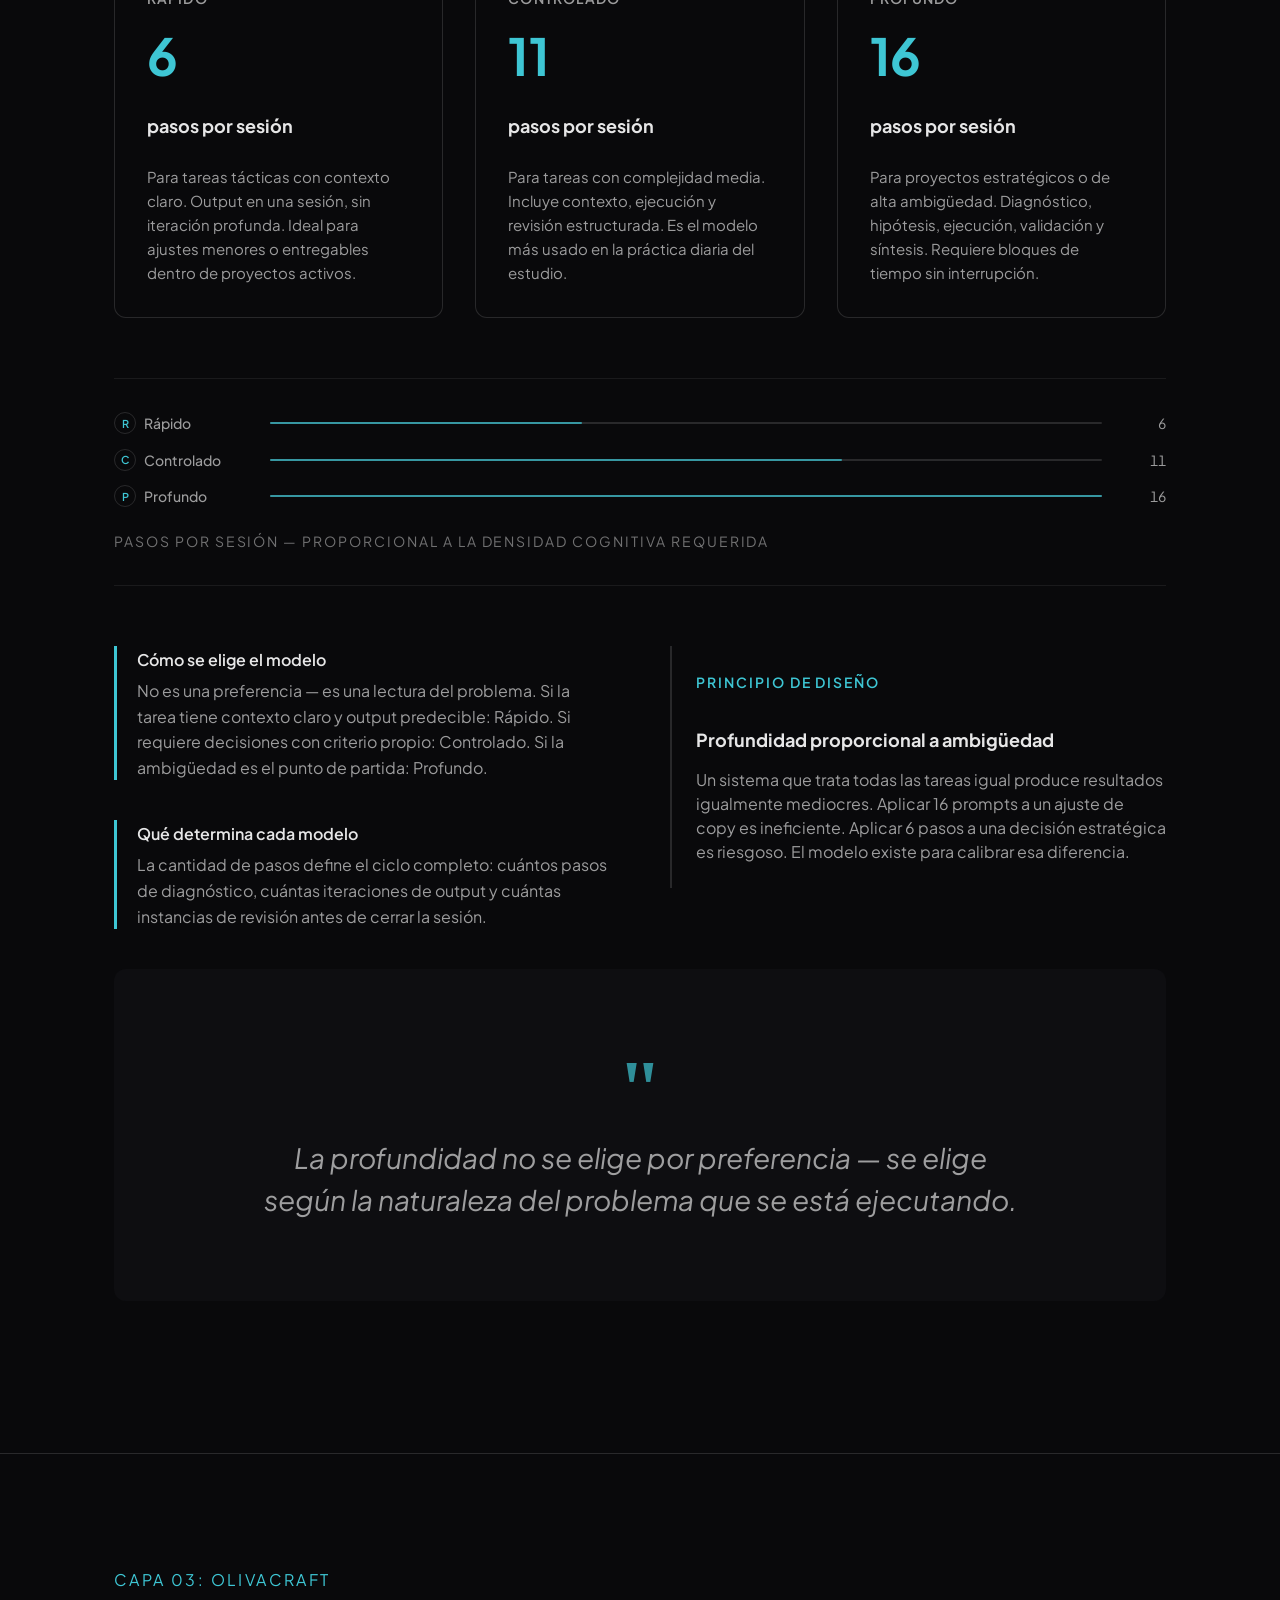
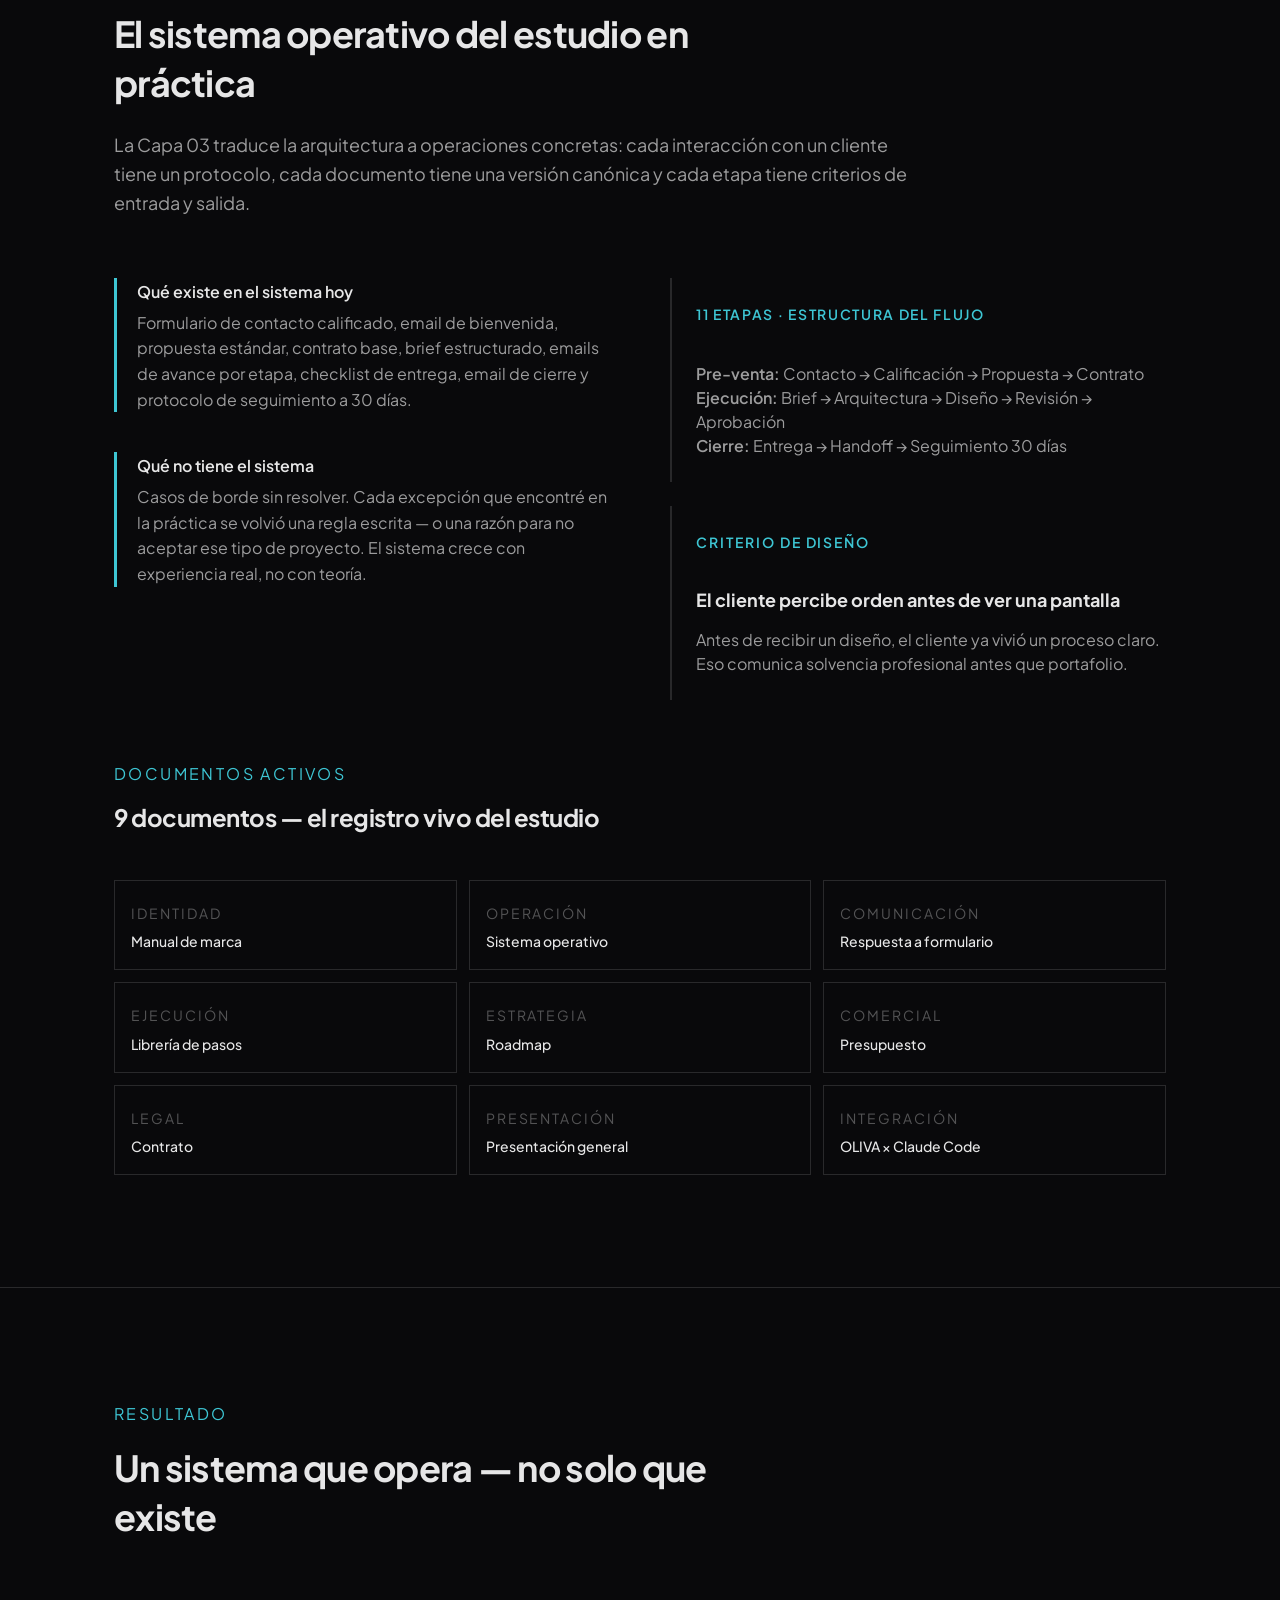
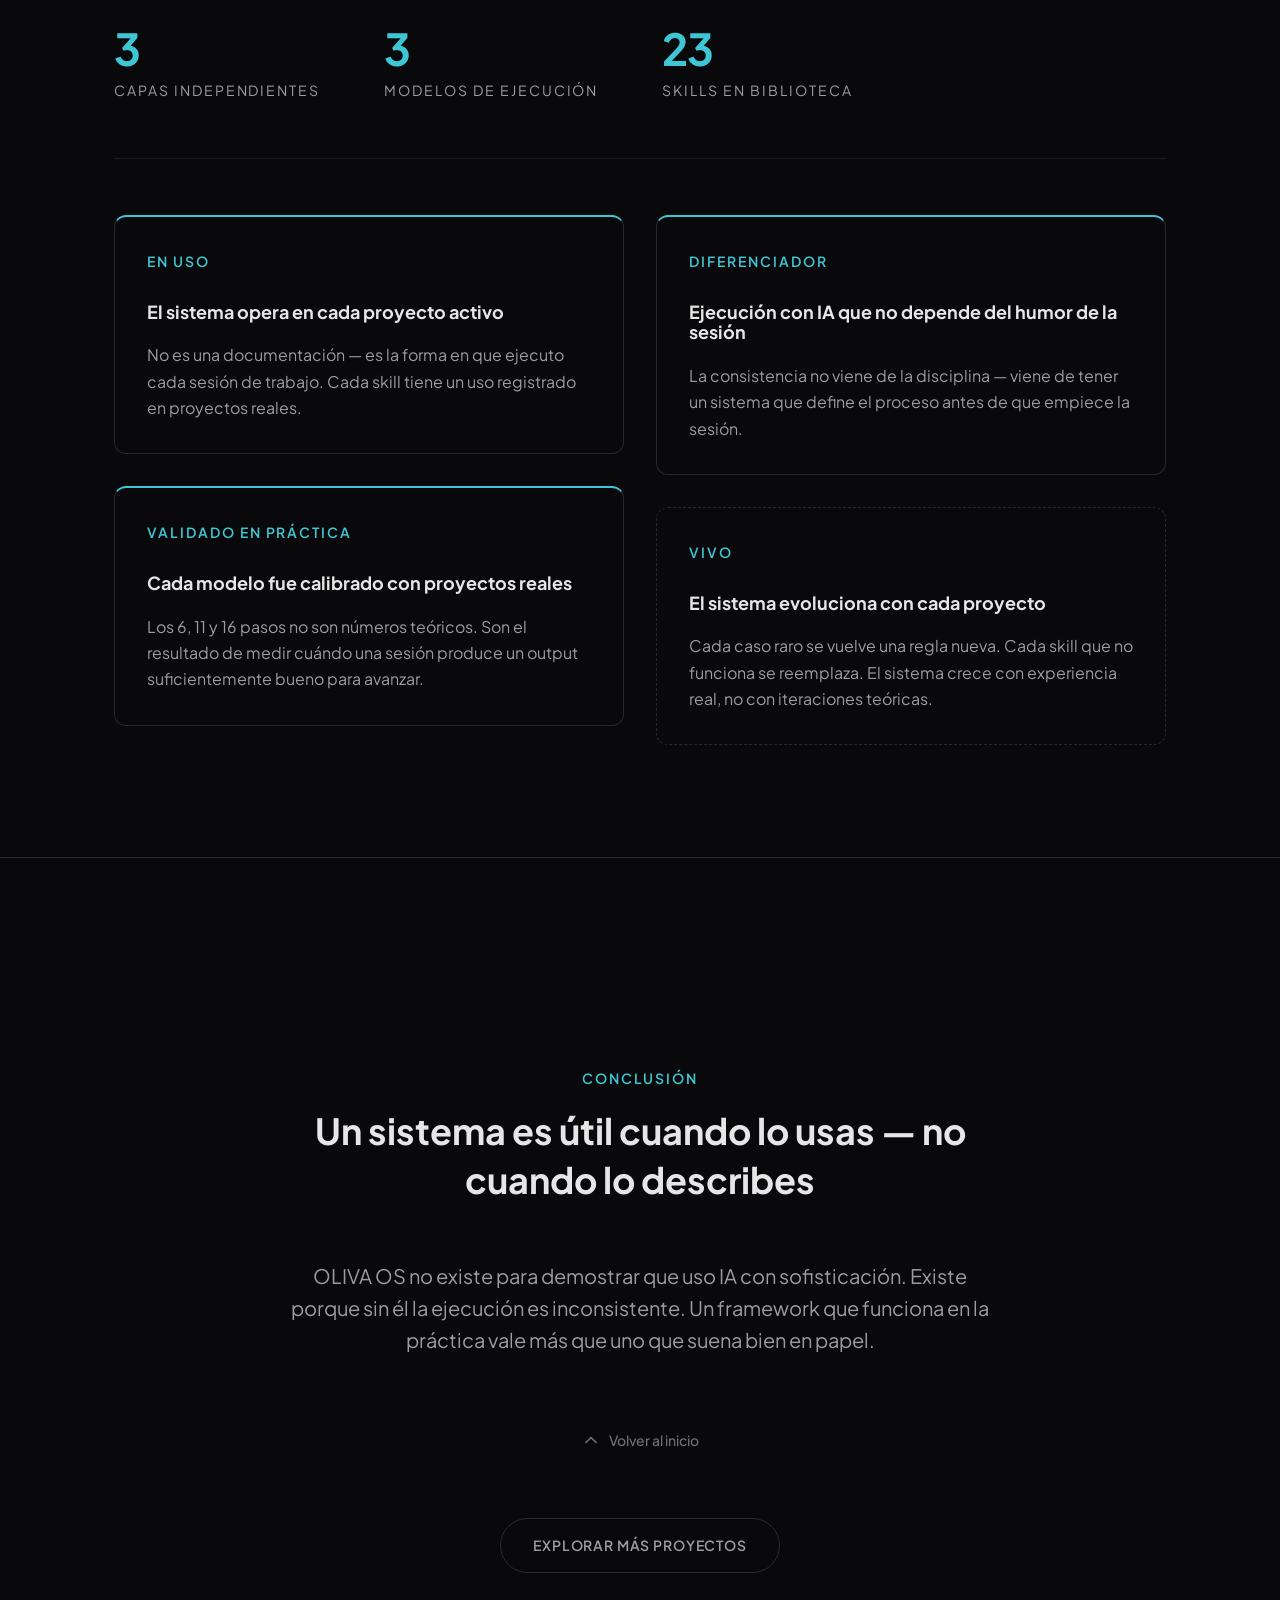
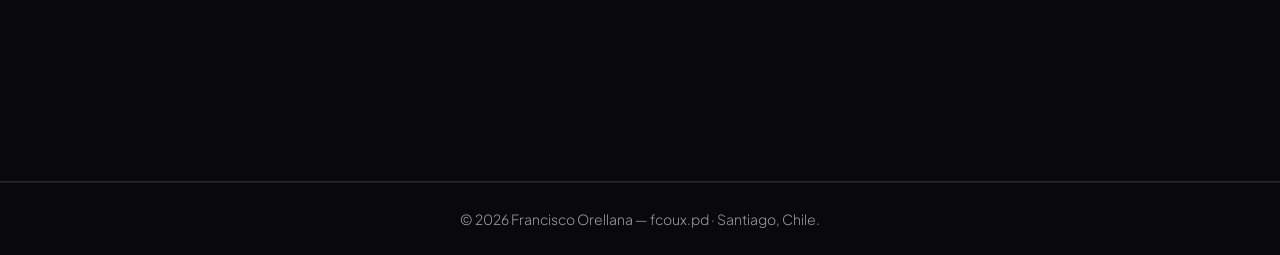
<file: html/oliva.html>
<!DOCTYPE html>
<html lang="es">
<head>
    <meta charset="UTF-8">
    <meta name="viewport" content="width=device-width, initial-scale=1.0">
    <title>OLIVA OS — Framework de Ejecución con IA | fcoux.pd</title>
    <link rel="preconnect" href="https://fonts.googleapis.com" />
    <link rel="preconnect" href="https://fonts.gstatic.com" crossorigin />
    <link href="https://fonts.googleapis.com/css2?family=Figtree:wght@300;400;500;600;700;800&family=Plus+Jakarta+Sans:wght@300;400;500;600&display=swap" rel="stylesheet" />
    <link rel="stylesheet" href="../css/base.css">
    <link rel="stylesheet" href="../css/caso.css">
    <link rel="stylesheet" href="../css/oliva.css">
    <script>(function(){var t=localStorage.getItem('theme')||'dark';document.documentElement.setAttribute('data-theme',t);})();</script>
</head>

<body>
    <header class="navbar" id="navbar">
        <div class="container nav-content">
            <a href="../index.html" class="logo"><strong>fcoux</strong>.pd</a>
            <nav class="nav-links desktop-nav">
                <a href="../index.html#about">Resume</a>
                <a href="../index.html#projects">Casos de Estudio</a>
                <a href="../index.html#contact">Contacto</a>
            </nav>
            <button class="theme-toggle" id="themeToggle" aria-label="Activar modo claro">
                <svg class="icon-moon" xmlns="http://www.w3.org/2000/svg" width="18" height="18" viewBox="0 0 24 24" fill="none" stroke="currentColor" stroke-width="2" stroke-linecap="round" stroke-linejoin="round" aria-hidden="true"><path d="M21 12.79A9 9 0 1 1 11.21 3 7 7 0 0 0 21 12.79z"/></svg>
                <svg class="icon-sun" xmlns="http://www.w3.org/2000/svg" width="18" height="18" viewBox="0 0 24 24" fill="none" stroke="currentColor" stroke-width="2" stroke-linecap="round" stroke-linejoin="round" aria-hidden="true"><circle cx="12" cy="12" r="5"/><line x1="12" y1="1" x2="12" y2="3"/><line x1="12" y1="21" x2="12" y2="23"/><line x1="4.22" y1="4.22" x2="5.64" y2="5.64"/><line x1="18.36" y1="18.36" x2="19.78" y2="19.78"/><line x1="1" y1="12" x2="3" y2="12"/><line x1="21" y1="12" x2="23" y2="12"/><line x1="4.22" y1="19.78" x2="5.64" y2="18.36"/><line x1="18.36" y1="5.64" x2="19.78" y2="4.22"/></svg>
            </button>
            <button class="menu-toggle" id="menuToggle" type="button" aria-label="Abrir menú" aria-expanded="false">
                <span></span><span></span><span></span>
            </button>
        </div>
        <nav class="mobile-menu" id="mobileMenu">
            <a href="../index.html#about">Resume</a>
            <a href="../index.html#projects">Casos de Estudio</a>
            <a href="../index.html#contact">Contacto</a>
        </nav>
    </header>

    <nav class="breadcrumb-nav case-nav" aria-label="Navegación entre casos">
        <div class="container">
            <div class="case-nav-track">
                <a href="../html/haulmer.html" class="case-nav-prev">
                    <svg width="16" height="16" viewBox="0 0 24 24" fill="none" stroke="currentColor" stroke-width="2" stroke-linecap="round" stroke-linejoin="round" aria-hidden="true"><path d="M19 12H5"/><path d="m12 19-7-7 7-7"/></svg>
                    <span class="case-nav-label">TUU Workspace</span>
                </a>
                <span class="case-nav-identity">Caso 5 de 5</span>
                <div class="case-nav-ghost"></div>
            </div>
        </div>
    </nav>

    <main>

        <!-- HERO -->
        <section class="project-detail-hero">
            <div class="container">
                <div class="project-tags">
                    <span class="tag tag-primary">Framework IA</span>
                    <span class="tag tag-secondary">Sistema Operativo</span>
                </div>

                <div class="project-header">
                    <h1>OLIVA OS — Framework de Ejecución con IA</h1>
                    <p class="project-subtitle">Un sistema operativo diseñado en tres capas: biblioteca de skills, protocolo de ejecución y sistema operativo del estudio. No es un conjunto de herramientas — es una arquitectura de trabajo.</p>
                </div>

                <p class="case-role">Lo diseñé siendo usuario y arquitecto al mismo tiempo. Eso obliga a un nivel de honestidad diferente — si el sistema no funciona en la práctica, lo cambia quien lo usa.</p>

                <div class="project-meta-grid">
                    <div class="project-meta-item">
                        <div class="icon-box">
                            <svg xmlns="http://www.w3.org/2000/svg" viewBox="0 0 24 24" fill="none" stroke="currentColor" stroke-width="2" stroke-linecap="round" stroke-linejoin="round"><rect x="3" y="3" width="18" height="18" rx="2"/><path d="M3 9h18M9 21V9"/></svg>
                        </div>
                        <span>Tipo</span>
                        <p>Framework IA</p>
                    </div>
                    <div class="project-meta-item">
                        <div class="icon-box">
                            <svg xmlns="http://www.w3.org/2000/svg" viewBox="0 0 24 24" fill="none" stroke="currentColor" stroke-width="2" stroke-linecap="round" stroke-linejoin="round"><circle cx="12" cy="12" r="10"/><polyline points="12 6 12 12 16 14"/></svg>
                        </div>
                        <span>Contexto</span>
                        <p>Estudio unipersonal · Olivacraft</p>
                    </div>
                    <div class="project-meta-item">
                        <div class="icon-box">
                            <svg xmlns="http://www.w3.org/2000/svg" viewBox="0 0 24 24" fill="none" stroke="currentColor" stroke-width="2" stroke-linecap="round" stroke-linejoin="round"><path d="M14.7 6.3a1 1 0 0 0 0 1.4l1.6 1.6a1 1 0 0 0 1.4 0l3.77-3.77a6 6 0 0 1-7.94 7.94l-6.91 6.91a2.12 2.12 0 0 1-3-3l6.91-6.91a6 6 0 0 1 7.94-7.94l-3.76 3.76z"/></svg>
                        </div>
                        <span>Herramientas</span>
                        <p>Claude Code · NotebookLM · Figma</p>
                    </div>
                    <div class="project-meta-item">
                        <div class="icon-box">
                            <svg xmlns="http://www.w3.org/2000/svg" viewBox="0 0 24 24" fill="none" stroke="currentColor" stroke-width="2" stroke-linecap="round" stroke-linejoin="round"><polyline points="22 12 18 12 15 21 9 3 6 12 2 12"/></svg>
                        </div>
                        <span>Arquitectura</span>
                        <p>3 capas · 3 modelos</p>
                    </div>
                </div>
            </div>
        </section>


        <!-- MÉTRICAS -->
        <section class="section-wrapper border-top">
            <div class="section-content">
                <div class="container">
                    <div class="process-header">
                        <span class="eyebrow">El sistema en números</span>
                        <h3 class="feature-title">Lo que existe hoy</h3>
                    </div>
                    <div class="metrics-grid mt-60">
                        <div class="metric-card">
                            <span class="metric-value">3</span>
                            <h3 class="metric-label">Capas</h3>
                            <p class="metric-description">Skills, Oliva Framework y Olivacraft — cada una con responsabilidad y criterios propios, evolucionando de forma independiente.</p>
                        </div>
                        <div class="metric-card">
                            <span class="metric-value">3</span>
                            <h3 class="metric-label">Modelos</h3>
                            <p class="metric-description">Rápido, Controlado y Profundo — distintos niveles de densidad cognitiva según la naturaleza de cada tarea.</p>
                        </div>
                        <div class="metric-card">
                            <span class="metric-value">23</span>
                            <h3 class="metric-label">Skills</h3>
                            <p class="metric-description">Pasos estructurados por tipo de tarea, iterados en proyectos reales. No son plantillas — son unidades de trabajo validadas.</p>
                        </div>
                    </div>
                </div>
            </div>
        </section>


        <!-- PROBLEMA -->
        <section class="section-wrapper">
            <div class="container">
                <div class="problem-statement">
                    <div class="process-header">
                        <span class="eyebrow">El desafío</span>
                        <h2 class="feature-title">El problema no es falta de IA — es falta de sistema</h2>
                    </div>

                    <div class="two-columns-grid mt-60">
                        <div class="col-text">
                            <h3>El problema</h3>
                            <p>Usar IA sin protocolo produce resultados inconsistentes. Cada sesión reinicia el contexto, cada output tiene distinta calidad. El problema no es la herramienta — es la ausencia de un modelo de ejecución que estructure cómo y cuándo activar cada capacidad.</p>
                        </div>
                        <div class="col-text">
                            <h3>El objetivo</h3>
                            <p>Diseñar una arquitectura que defina cómo operar con IA: qué profundidad aplicar por tipo de tarea, qué skills activar en cada contexto y cuándo un resultado es suficientemente bueno para avanzar — sin depender del estado de ánimo de la sesión.</p>
                        </div>
                    </div>

                    <div class="data-box mt-40">
                        <strong>Hipótesis de partida:</strong> La diferencia entre usar IA con impacto real y usarla como autocomplete no está en el acceso a las herramientas — está en si existe un sistema de ejecución detrás de cada interacción.
                    </div>
                </div>
            </div>
        </section>


        <!-- MÉTODO INTRO -->
        <section class="section-wrapper process-intro">
            <div class="container">
                <div class="process-header">
                    <span class="eyebrow">Metodología de diseño</span>
                    <h3>Diseñar la arquitectura como si fuera un producto</h3>
                    <p class="section-description">
                        Cada capa tiene una responsabilidad específica, criterios de entrada y salida, y puede evaluarse de forma independiente. El mismo rigor que aplico a productos de cliente lo apliqué a la arquitectura del propio sistema.
                    </p>
                </div>
            </div>
        </section>


        <nav class="project-progress-nav" aria-label="Etapas del caso">
            <div class="progress-bar-fill" id="case-progress-fill"></div>
            <div class="container">
                <div class="chapter-stepper">
                    <a href="#cap1" class="chapter-step" data-cap="cap1">01. Arquitectura</a>
                    <a href="#cap2" class="chapter-step" data-cap="cap2">02. Framework</a>
                    <a href="#cap3" class="chapter-step" data-cap="cap3">03. Operativo</a>
                </div>
            </div>
        </nav>


        <!-- CAP 1: ARQUITECTURA -->
        <section id="cap1" class="section-wrapper">
            <div class="container">
                <div class="process-header">
                    <span class="eyebrow">Capa 01: Arquitectura</span>
                    <h2 class="feature-title">Tres capas, tres responsabilidades</h2>
                    <p class="section-description mt-24">OLIVA OS no es una colección de pasos ni una herramienta. Es una arquitectura donde cada capa tiene su propia lógica — y puede evolucionar sin romper las demás.</p>
                </div>

                <div class="guerrilla-box">
                    <div class="hypothesis-grid">
                        <article class="hypo-item">
                            <span class="stage-tag">Capa 01</span>
                            <h4>Skills — La biblioteca base</h4>
                            <p>Repositorio de 23 skills organizados por tipo de tarea. No son pasos sueltos — son unidades de trabajo con input esperado, proceso y output definido. La materia prima del sistema.</p>
                        </article>
                        <article class="hypo-item">
                            <span class="stage-tag">Capa 02</span>
                            <h4>Oliva Framework — El protocolo de ejecución</h4>
                            <p>Los tres modelos de ejecución (Rápido, Controlado, Profundo) que determinan qué skills activar y en qué secuencia según la complejidad de la tarea. Es el núcleo cognitivo del sistema.</p>
                        </article>
                        <article class="hypo-item">
                            <span class="stage-tag">Capa 03</span>
                            <h4>Olivacraft — Sistema operativo del estudio</h4>
                            <p>El flujo completo de pre-venta a cierre: 11 etapas, 9 documentos, criterios de avance por escrito. La capa que el cliente experimenta — y donde el sistema toca la realidad.</p>
                        </article>
                    </div>
                </div>

                <div class="two-columns-grid mt-60">
                    <div class="col-text">
                        <div class="highlight-list">
                            <strong>Por qué tres capas y no un sistema unificado</strong>
                            <p>Cada capa puede evolucionar de forma independiente. Si cambio cómo opero con un cliente (Capa 03), no necesito tocar el framework de ejecución (Capa 02). La separación de responsabilidades no es teórica — es lo que hace sostenible el sistema en el tiempo.</p>
                        </div>
                    </div>
                    <div class="col-text">
                        <div class="highlight-list">
                            <strong>Cómo se conectan las capas</strong>
                            <p>Capa 01 provee las unidades de trabajo. Capa 02 define el protocolo para combinarlas. Capa 03 aplica ese protocolo a los proyectos reales del estudio. El flujo siempre va de lo abstracto a lo concreto — de skills a operación.</p>
                        </div>
                    </div>
                </div>

                <div class="arch-stack mt-60">
                    <div class="arch-row">
                        <span class="arch-num">01</span>
                        <div class="arch-info">
                            <strong>Skills — Biblioteca base</strong>
                            <p>23 unidades de trabajo con input, proceso y output definidos. No son pasos sueltos — son la materia prima del sistema.</p>
                        </div>
                        <span class="arch-stat">23 skills · 6 cat.</span>
                    </div>
                    <div class="arch-connector">↓ el framework orquesta qué skills activar y en qué secuencia</div>
                    <div class="arch-row">
                        <span class="arch-num">02</span>
                        <div class="arch-info">
                            <strong>Oliva Framework — Protocolo de ejecución</strong>
                            <p>Define qué skills activar, en qué secuencia y con qué profundidad según la naturaleza de cada tarea.</p>
                        </div>
                        <span class="arch-stat">3 modelos · R / C / P</span>
                    </div>
                    <div class="arch-connector">↓ opera sobre los proyectos reales del estudio</div>
                    <div class="arch-row">
                        <span class="arch-num">03</span>
                        <div class="arch-info">
                            <strong>Olivacraft — Sistema operativo del estudio</strong>
                            <p>Flujo completo de pre-venta a cierre: 11 etapas, 9 documentos activos, criterios de avance por escrito.</p>
                        </div>
                        <span class="arch-stat">11 etapas · 9 doc.</span>
                    </div>
                </div>

            </div>
        </section>


        <!-- CAP 2: MODELOS -->
        <section id="cap2" class="section-wrapper border-top">
            <div class="container">
                <div class="process-header">
                    <span class="eyebrow">Capa 02: Oliva Framework</span>
                    <h2 class="feature-title">Tres modelos para tres niveles de profundidad cognitiva</h2>
                    <p class="section-description mt-24">No toda tarea requiere la misma densidad de proceso. El Oliva Framework define cuántos pasos, qué secuencia y qué criterios aplicar según la naturaleza de lo que se está ejecutando.</p>
                </div>

                <div class="metrics-grid mt-60">
                    <div class="metric-card">
                        <span class="metric-label">Rápido</span>
                        <span class="metric-value">6</span>
                        <strong>pasos por sesión</strong>
                        <p class="metric-description">Para tareas tácticas con contexto claro. Output en una sesión, sin iteración profunda. Ideal para ajustes menores o entregables dentro de proyectos activos.</p>
                    </div>
                    <div class="metric-card">
                        <span class="metric-label">Controlado</span>
                        <span class="metric-value">11</span>
                        <strong>pasos por sesión</strong>
                        <p class="metric-description">Para tareas con complejidad media. Incluye contexto, ejecución y revisión estructurada. Es el modelo más usado en la práctica diaria del estudio.</p>
                    </div>
                    <div class="metric-card">
                        <span class="metric-label">Profundo</span>
                        <span class="metric-value">16</span>
                        <strong>pasos por sesión</strong>
                        <p class="metric-description">Para proyectos estratégicos o de alta ambigüedad. Diagnóstico, hipótesis, ejecución, validación y síntesis. Requiere bloques de tiempo sin interrupción.</p>
                    </div>
                </div>

                <div class="prompt-depth mt-60">
                    <div class="depth-row">
                        <div class="depth-label"><span class="depth-model-id">R</span> Rápido</div>
                        <div class="depth-bar"><div class="depth-fill" style="width:37.5%"></div></div>
                        <span class="depth-count">6</span>
                    </div>
                    <div class="depth-row">
                        <div class="depth-label"><span class="depth-model-id">C</span> Controlado</div>
                        <div class="depth-bar"><div class="depth-fill" style="width:68.75%"></div></div>
                        <span class="depth-count">11</span>
                    </div>
                    <div class="depth-row">
                        <div class="depth-label"><span class="depth-model-id">P</span> Profundo</div>
                        <div class="depth-bar"><div class="depth-fill" style="width:100%"></div></div>
                        <span class="depth-count">16</span>
                    </div>
                    <p class="depth-caption">pasos por sesión — proporcional a la densidad cognitiva requerida</p>
                </div>

                <div class="two-columns-grid mt-60">
                    <div class="col-text">
                        <div class="highlight-list">
                            <strong>Cómo se elige el modelo</strong>
                            <p>No es una preferencia — es una lectura del problema. Si la tarea tiene contexto claro y output predecible: Rápido. Si requiere decisiones con criterio propio: Controlado. Si la ambigüedad es el punto de partida: Profundo.</p>
                        </div>
                        <div class="highlight-list mt-40">
                            <strong>Qué determina cada modelo</strong>
                            <p>La cantidad de pasos define el ciclo completo: cuántos pasos de diagnóstico, cuántas iteraciones de output y cuántas instancias de revisión antes de cerrar la sesión.</p>
                        </div>
                    </div>
                    <div class="col-text">
                        <article class="hypo-item">
                            <span class="stage-tag">Principio de diseño</span>
                            <h4>Profundidad proporcional a ambigüedad</h4>
                            <p>Un sistema que trata todas las tareas igual produce resultados igualmente mediocres. Aplicar 16 prompts a un ajuste de copy es ineficiente. Aplicar 6 pasos a una decisión estratégica es riesgoso. El modelo existe para calibrar esa diferencia.</p>
                        </article>
                    </div>
                </div>

                <div class="question-container">
                    <div class="quote-icon">"</div>
                    <p class="question-text">
                        La profundidad no se elige por preferencia — se elige según la naturaleza del problema que se está ejecutando.
                    </p>
                </div>
            </div>
        </section>


        <!-- CAP 3: OPERATIVO -->
        <section id="cap3" class="section-wrapper border-top">
            <div class="container">
                <div class="process-header">
                    <span class="eyebrow">Capa 03: Olivacraft</span>
                    <h2 class="feature-title">El sistema operativo del estudio en práctica</h2>
                    <p class="section-description mt-24">La Capa 03 traduce la arquitectura a operaciones concretas: cada interacción con un cliente tiene un protocolo, cada documento tiene una versión canónica y cada etapa tiene criterios de entrada y salida.</p>
                </div>

                <div class="two-columns-grid mt-60">
                    <div class="col-text">
                        <div class="highlight-list">
                            <strong>Qué existe en el sistema hoy</strong>
                            <p>Formulario de contacto calificado, email de bienvenida, propuesta estándar, contrato base, brief estructurado, emails de avance por etapa, checklist de entrega, email de cierre y protocolo de seguimiento a 30 días.</p>
                        </div>

                        <div class="highlight-list mt-40">
                            <strong>Qué no tiene el sistema</strong>
                            <p>Casos de borde sin resolver. Cada excepción que encontré en la práctica se volvió una regla escrita — o una razón para no aceptar ese tipo de proyecto. El sistema crece con experiencia real, no con teoría.</p>
                        </div>
                    </div>

                    <div class="col-text">
                        <article class="hypo-item">
                            <div class="card-header" style="margin-bottom: 12px;">
                                <div class="project-meta-item">
                                    <span>11 etapas · Estructura del flujo</span>
                                </div>
                            </div>
                            <div class="card-body-metrics">
                                <p><strong>Pre-venta:</strong> Contacto → Calificación → Propuesta → Contrato</p>
                                <p><strong>Ejecución:</strong> Brief → Arquitectura → Diseño → Revisión → Aprobación</p>
                                <p><strong>Cierre:</strong> Entrega → Handoff → Seguimiento 30 días</p>
                            </div>
                        </article>

                        <article class="hypo-item mt-24">
                            <span class="stage-tag">Criterio de diseño</span>
                            <h4>El cliente percibe orden antes de ver una pantalla</h4>
                            <p>Antes de recibir un diseño, el cliente ya vivió un proceso claro. Eso comunica solvencia profesional antes que portafolio.</p>
                        </article>
                    </div>
                </div>

                <div class="process-header mt-60">
                    <span class="eyebrow">Documentos activos</span>
                    <h4 class="feature-title">9 documentos — el registro vivo del estudio</h4>
                </div>
                <div class="docs-grid mt-24">
                    <article class="doc-item">
                        <span class="doc-cat">Identidad</span>
                        <strong class="doc-name">Manual de marca</strong>
                    </article>
                    <article class="doc-item">
                        <span class="doc-cat">Operación</span>
                        <strong class="doc-name">Sistema operativo</strong>
                    </article>
                    <article class="doc-item">
                        <span class="doc-cat">Comunicación</span>
                        <strong class="doc-name">Respuesta a formulario</strong>
                    </article>
                    <article class="doc-item">
                        <span class="doc-cat">Ejecución</span>
                        <strong class="doc-name">Librería de pasos</strong>
                    </article>
                    <article class="doc-item">
                        <span class="doc-cat">Estrategia</span>
                        <strong class="doc-name">Roadmap</strong>
                    </article>
                    <article class="doc-item">
                        <span class="doc-cat">Comercial</span>
                        <strong class="doc-name">Presupuesto</strong>
                    </article>
                    <article class="doc-item">
                        <span class="doc-cat">Legal</span>
                        <strong class="doc-name">Contrato</strong>
                    </article>
                    <article class="doc-item">
                        <span class="doc-cat">Presentación</span>
                        <strong class="doc-name">Presentación general</strong>
                    </article>
                    <article class="doc-item">
                        <span class="doc-cat">Integración</span>
                        <strong class="doc-name">OLIVA × Claude Code</strong>
                    </article>
                </div>

            </div>
        </section>


        <!-- RESULTADO -->
        <section class="section-wrapper border-top">
            <div class="section-content">
                <div class="container">
                    <div class="process-header">
                        <span class="eyebrow">Resultado</span>
                        <h2 class="feature-title">Un sistema que opera — no solo que existe</h2>
                    </div>

                    <div class="stat-row mt-60">
                        <div class="stat-item">
                            <span class="stat-value">3</span>
                            <span class="stat-label">Capas independientes</span>
                        </div>
                        <div class="stat-item">
                            <span class="stat-value">3</span>
                            <span class="stat-label">Modelos de ejecución</span>
                        </div>
                        <div class="stat-item">
                            <span class="stat-value">23</span>
                            <span class="stat-label">Skills en biblioteca</span>
                        </div>
                    </div>

                    <div class="impact-dashboard-grid">
                        <div class="main-impact-column">
                            <div class="metric-card">
                                <span class="impact-label">En uso</span>
                                <h4>El sistema opera en cada proyecto activo</h4>
                                <p>No es una documentación — es la forma en que ejecuto cada sesión de trabajo. Cada skill tiene un uso registrado en proyectos reales.</p>
                            </div>
                            <div class="metric-card">
                                <span class="impact-label">Validado en práctica</span>
                                <h4>Cada modelo fue calibrado con proyectos reales</h4>
                                <p>Los 6, 11 y 16 pasos no son números teóricos. Son el resultado de medir cuándo una sesión produce un output suficientemente bueno para avanzar.</p>
                            </div>
                        </div>
                        <div class="secondary-impact-column">
                            <div class="metric-card">
                                <span class="impact-label">Diferenciador</span>
                                <h4>Ejecución con IA que no depende del humor de la sesión</h4>
                                <p>La consistencia no viene de la disciplina — viene de tener un sistema que define el proceso antes de que empiece la sesión.</p>
                            </div>
                            <div class="metric-card roadmap-card">
                                <span class="impact-label">Vivo</span>
                                <h4>El sistema evoluciona con cada proyecto</h4>
                                <p>Cada caso raro se vuelve una regla nueva. Cada skill que no funciona se reemplaza. El sistema crece con experiencia real, no con iteraciones teóricas.</p>
                            </div>
                        </div>
                    </div>
                </div>
            </div>
        </section>


        <!-- CONCLUSIÓN -->
        <section class="section-wrapper border-top">
            <div class="section-content">
                <div class="container narrow">
                    <div class="final-reflection">
                        <span class="stage-tag">Conclusión</span>
                        <h2>Un sistema es útil cuando lo usas — no cuando lo describes</h2>
                        <p class="reflection-text">
                            OLIVA OS no existe para demostrar que uso IA con sofisticación. Existe porque sin él la ejecución es inconsistente. Un framework que funciona en la práctica vale más que uno que suena bien en papel.
                        </p>
                        <div class="back-to-top-container">
                            <a href="../html/oliva.html" class="back-to-top-link">
                                <svg xmlns="http://www.w3.org/2000/svg" width="20" height="20" viewBox="0 0 24 24" fill="none" stroke="currentColor" stroke-width="2" stroke-linecap="round" stroke-linejoin="round"><path d="m18 15-6-6-6 6"/></svg>
                                Volver al inicio
                            </a>
                        </div>
                        <div class="cta-internal">
                            <a href="../index.html#projects" class="btn-secondary">Explorar más proyectos</a>
                        </div>
                    </div>
                </div>
            </div>
        </section>

    </main>

    <footer>
        <div class="container">
            <p>© 2026 Francisco Orellana — fcoux.pd · Santiago, Chile.</p>
        </div>
    </footer>

    <script src="../js/main.js"></script>
</body>

</html>
</file>
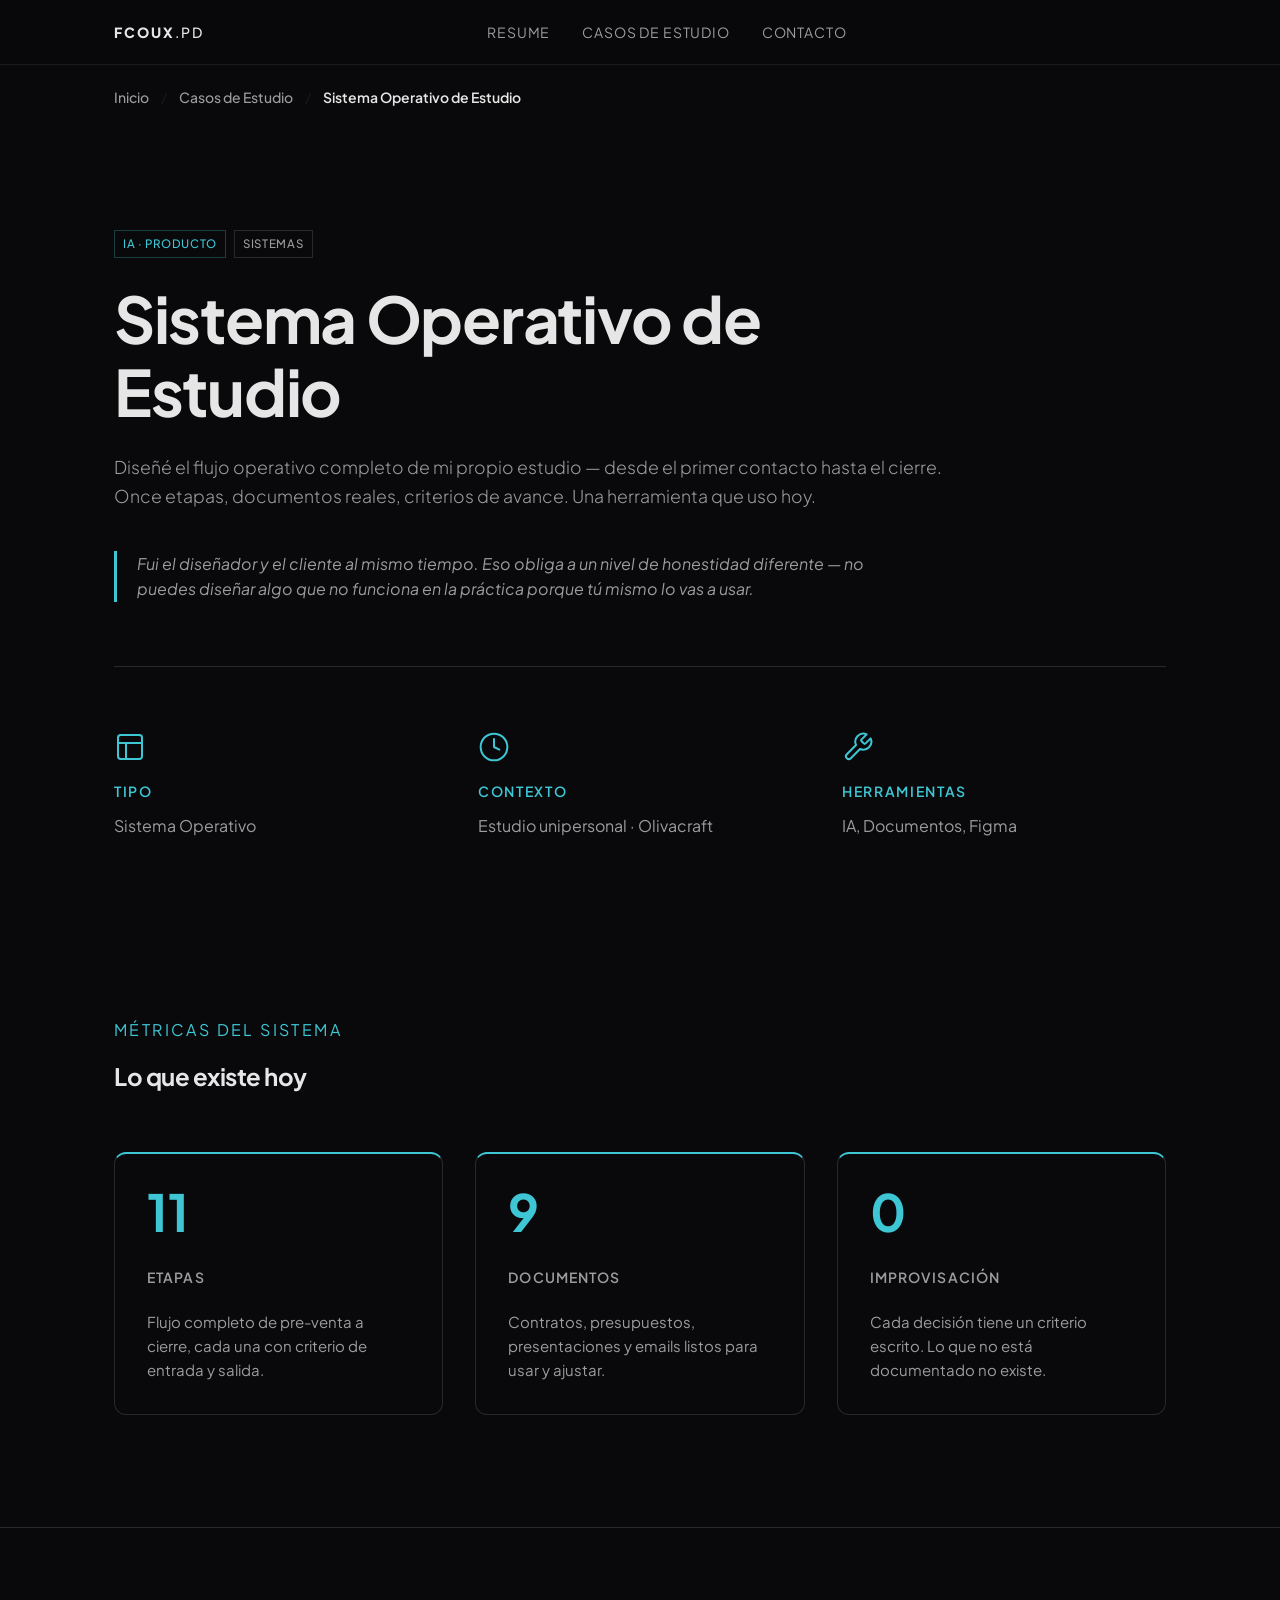
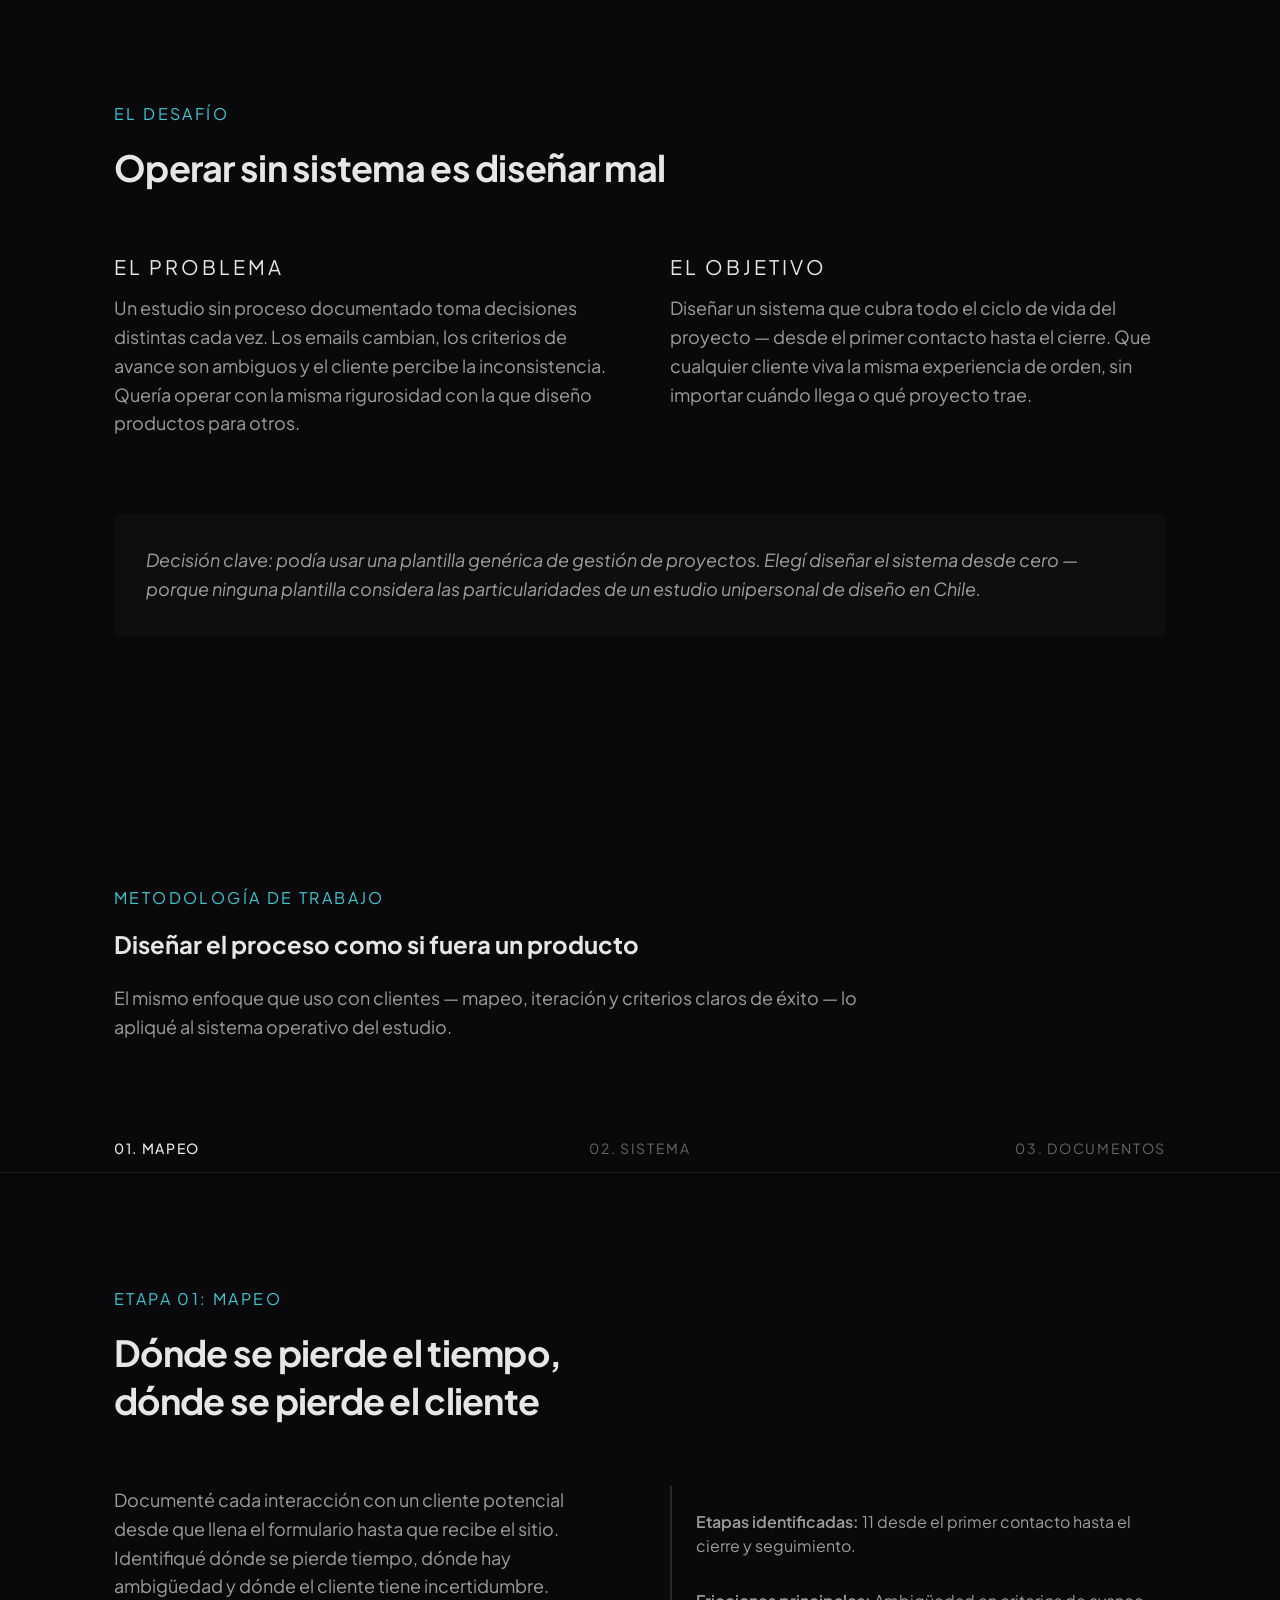
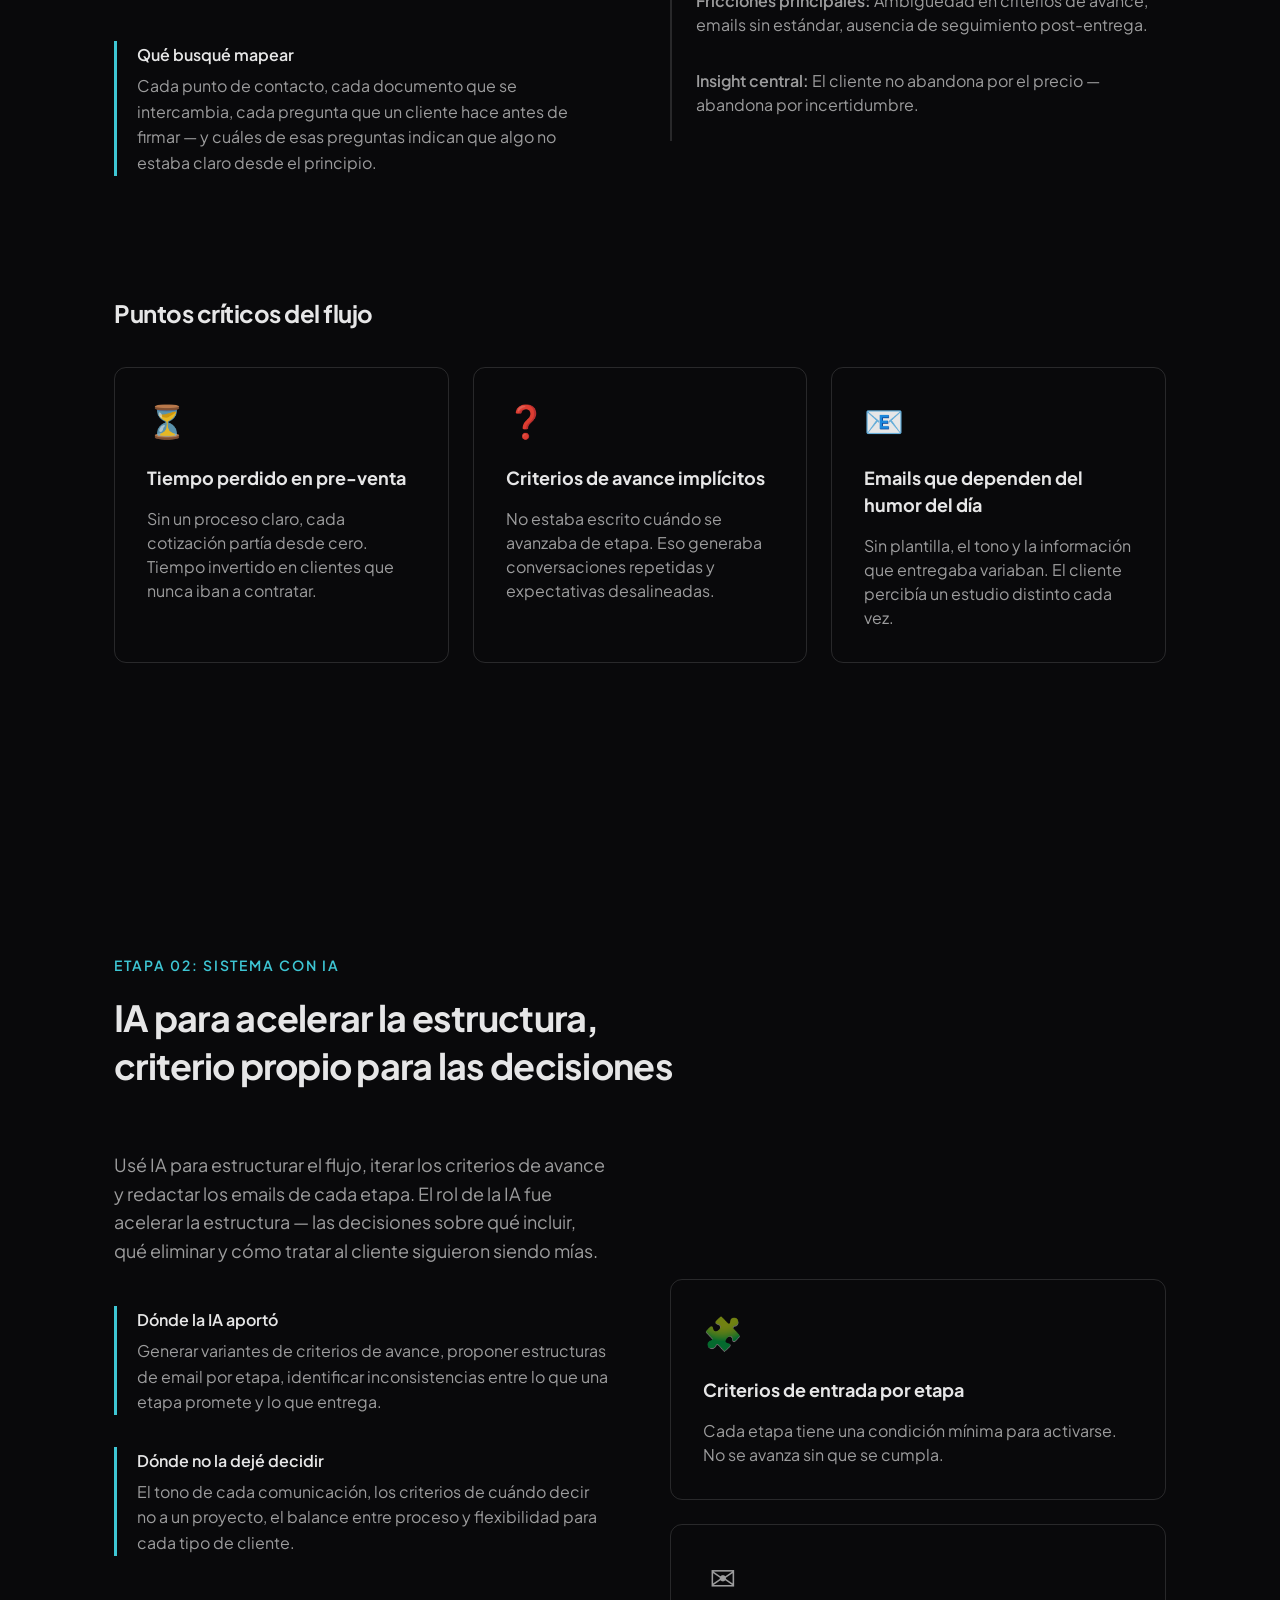
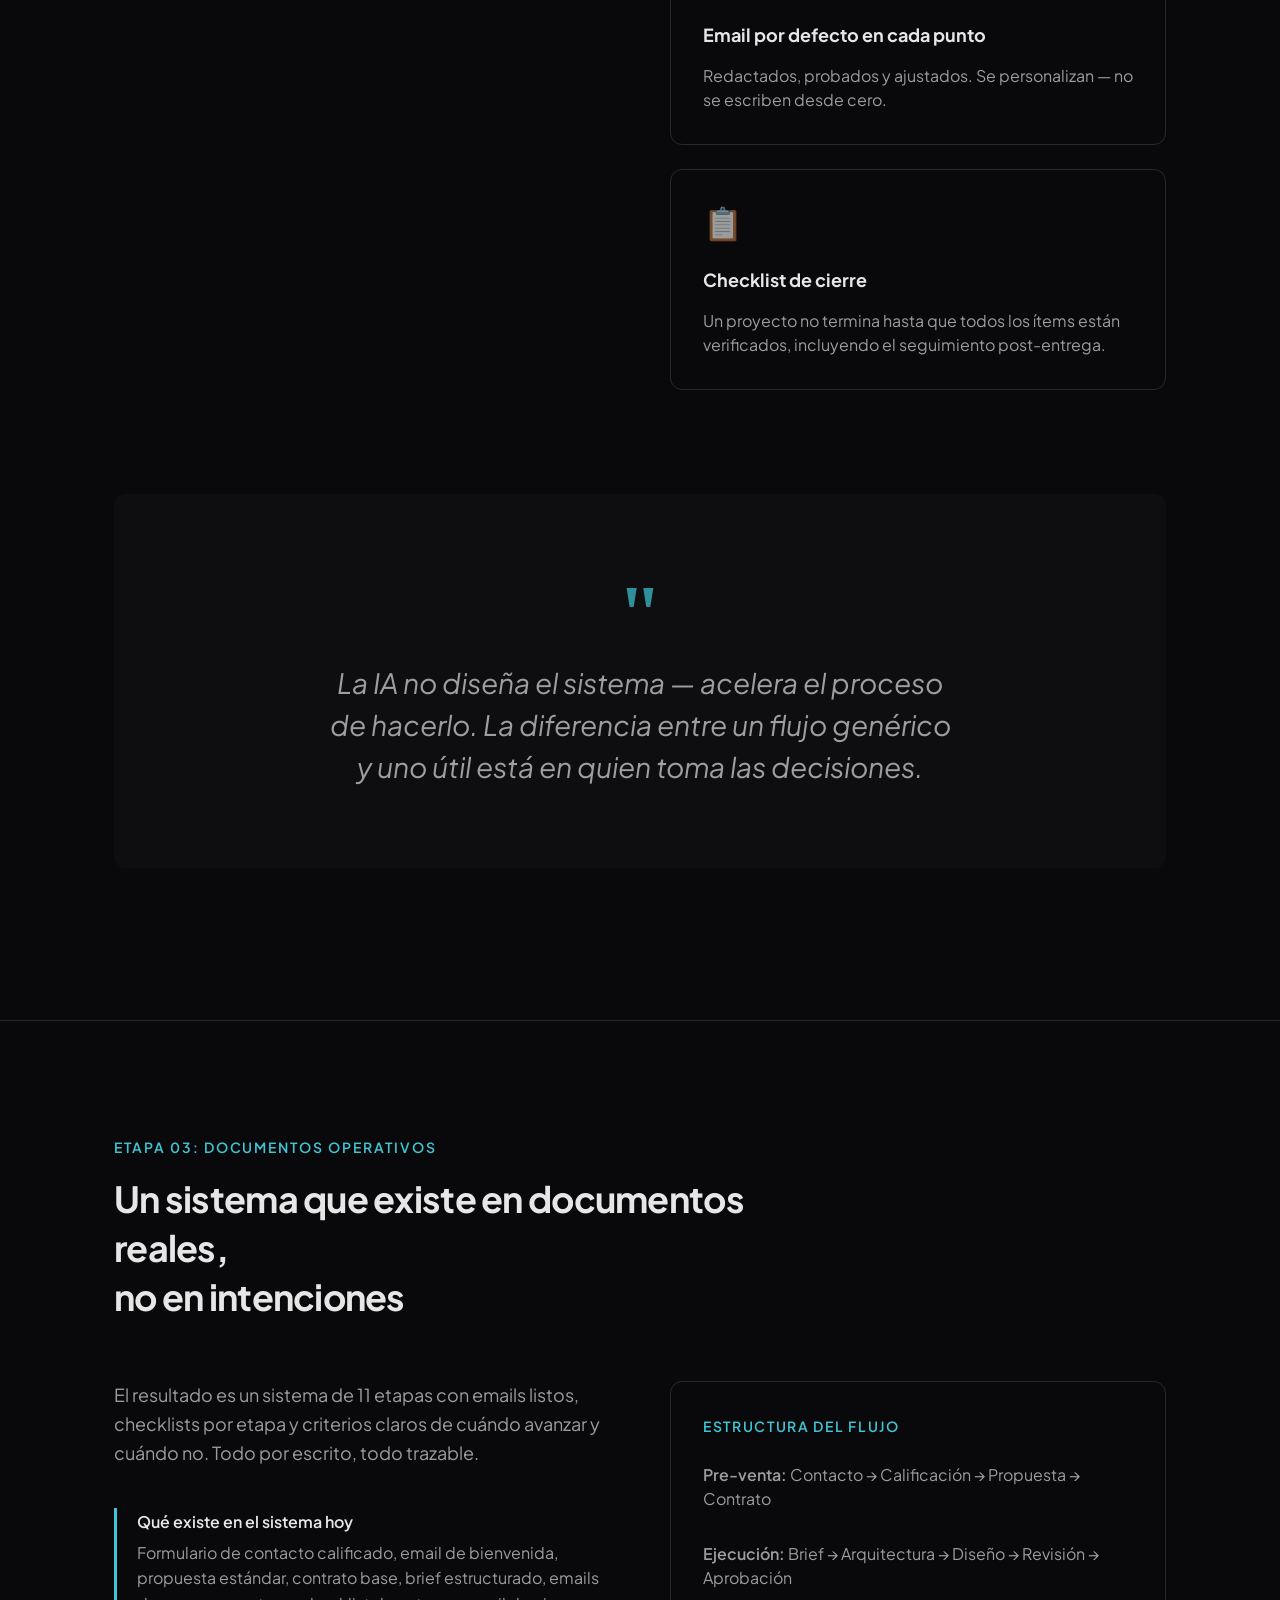
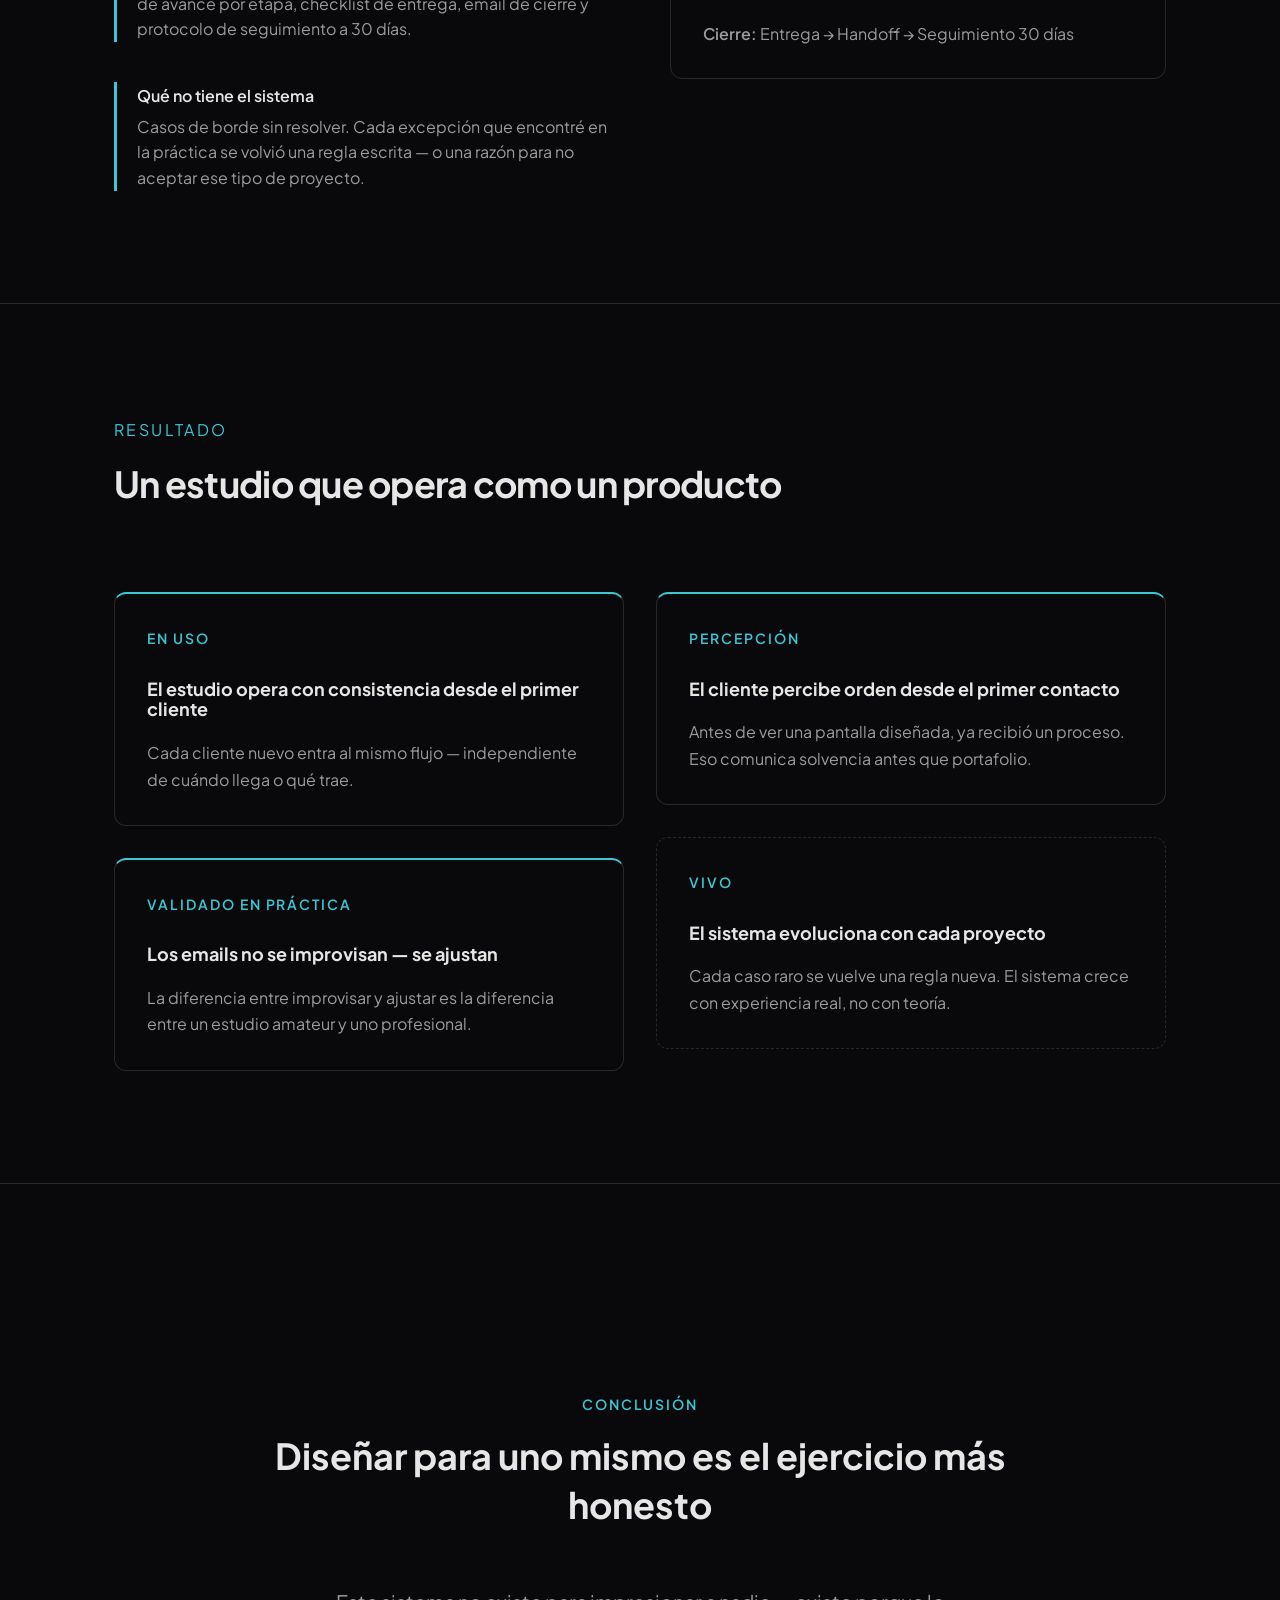
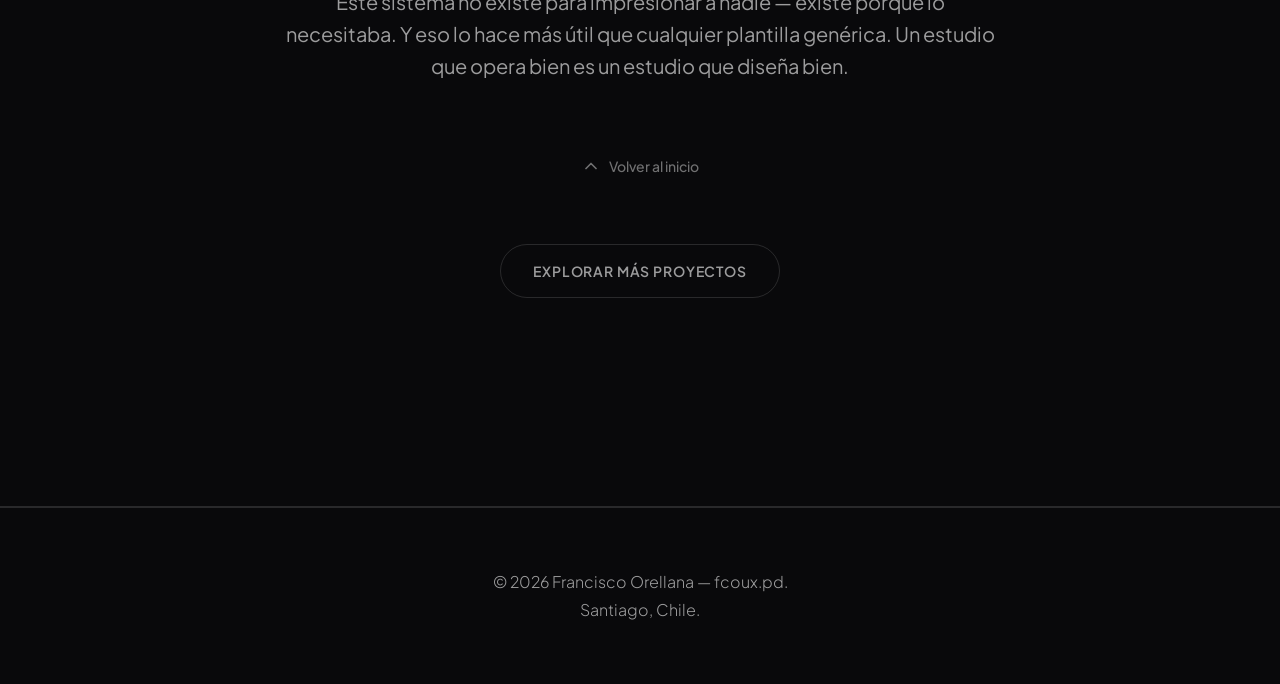
<file: html/olivacraft.html>
<!DOCTYPE html>
<html lang="es">

<head>
    <meta charset="UTF-8">
    <meta name="viewport" content="width=device-width, initial-scale=1.0">
    <title>Sistema Operativo de Estudio | fcoux.pd</title>
    <link rel="stylesheet" href="../css/base.css">
    <link rel="stylesheet" href="../css/caso.css">
    <link rel="stylesheet" href="../css/restaurante.css">
    <link href="https://fonts.googleapis.com/css2?family=Syne:wght@700;800&family=Plus+Jakarta+Sans:wght@300;400;500&display=swap" rel="stylesheet">
</head>

<body>
    <header class="navbar" id="navbar">
        <div class="container nav-content">
            <a href="../index.html" class="logo"><strong>fcoux</strong>.pd</a>
            <nav class="nav-links desktop-nav">
                <a href="../index.html#about">Resume</a>
                <a href="../index.html#projects">Casos de Estudio</a>
                <a href="../index.html#contact">Contacto</a>
            </nav>
            <div class="nav-actions">
                <button class="theme-toggle" id="themeToggle" type="button" aria-label="Cambiar tema">
                    <div class="theme-toggle-track">
                        <div class="theme-toggle-thumb"></div>
                    </div>
                </button>
                <button class="menu-toggle" id="menuToggle" type="button" aria-label="Abrir menú">
                    <span></span><span></span><span></span>
                </button>
            </div>
        </div>
        <nav class="mobile-menu" id="mobileMenu">
            <a href="../index.html#about">Resume</a>
            <a href="../index.html#projects">Casos de Estudio</a>
            <a href="../index.html#contact">Contacto</a>
        </nav>
    </header>

    <nav class="breadcrumb-nav" aria-label="Breadcrumb">
        <div class="container">
            <ol class="breadcrumb-list">
                <li><a href="../index.html">Inicio</a></li>
                <li><a href="../index.html#projects">Casos de Estudio</a></li>
                <li aria-current="page">Sistema Operativo de Estudio</li>
            </ol>
        </div>
    </nav>

    <main>
        <section class="project-detail-hero">
            <div class="container">
                <div class="project-tags">
                    <span class="tag tag-primary">IA · Producto</span>
                    <span class="tag tag-secondary">Sistemas</span>
                </div>

                <div class="project-header">
                    <h1>Sistema Operativo de Estudio</h1>
                    <p class="project-subtitle">Diseñé el flujo operativo completo de mi propio estudio — desde el primer contacto hasta el cierre. Once etapas, documentos reales, criterios de avance. Una herramienta que uso hoy.</p>
                </div>

                <p class="case-role">Fui el diseñador y el cliente al mismo tiempo. Eso obliga a un nivel de honestidad diferente — no puedes diseñar algo que no funciona en la práctica porque tú mismo lo vas a usar.</p>

                <div class="project-meta-grid">
                    <div class="project-meta-item">
                        <div class="icon-box">
                            <svg xmlns="http://www.w3.org/2000/svg" viewBox="0 0 24 24" fill="none" stroke="currentColor" stroke-width="2" stroke-linecap="round" stroke-linejoin="round"><rect x="3" y="3" width="18" height="18" rx="2"/><path d="M3 9h18M9 21V9"/></svg>
                        </div>
                        <span>TIPO</span>
                        <p>Sistema Operativo</p>
                    </div>

                    <div class="project-meta-item">
                        <div class="icon-box">
                            <svg xmlns="http://www.w3.org/2000/svg" viewBox="0 0 24 24" fill="none" stroke="currentColor" stroke-width="2" stroke-linecap="round" stroke-linejoin="round"><circle cx="12" cy="12" r="10"></circle><polyline points="12 6 12 12 16 14"></polyline></svg>
                        </div>
                        <span>CONTEXTO</span>
                        <p>Estudio unipersonal · Olivacraft</p>
                    </div>

                    <div class="project-meta-item">
                        <div class="icon-box">
                            <svg xmlns="http://www.w3.org/2000/svg" viewBox="0 0 24 24" fill="none" stroke="currentColor" stroke-width="2" stroke-linecap="round" stroke-linejoin="round"><path d="M14.7 6.3a1 1 0 0 0 0 1.4l1.6 1.6a1 1 0 0 0 1.4 0l3.77-3.77a6 6 0 0 1-7.94 7.94l-6.91 6.91a2.12 2.12 0 0 1-3-3l6.91-6.91a6 6 0 0 1 7.94-7.94l-3.76 3.76z"></path></svg>
                        </div>
                        <span>HERRAMIENTAS</span>
                        <p>IA, Documentos, Figma</p>
                    </div>
                </div>
            </div>
        </section>

        <section class="section-wrapper border-top">
            <div class="section-content">
                <div class="container">
                    <div class="process-header">
                        <span class="eyebrow">Métricas del Sistema</span>
                        <h3 class="feature-title">Lo que existe hoy</h3>
                    </div>

                    <div class="metrics-grid mt-60">
                        <div class="metric-card">
                            <span class="metric-value">11</span>
                            <h3 class="metric-label">Etapas</h3>
                            <p class="metric-description">Flujo completo de pre-venta a cierre, cada una con criterio de entrada y salida.</p>
                        </div>
                        <div class="metric-card">
                            <span class="metric-value">9</span>
                            <h3 class="metric-label">Documentos</h3>
                            <p class="metric-description">Contratos, presupuestos, presentaciones y emails listos para usar y ajustar.</p>
                        </div>
                        <div class="metric-card">
                            <span class="metric-value">0</span>
                            <h3 class="metric-label">Improvisación</h3>
                            <p class="metric-description">Cada decisión tiene un criterio escrito. Lo que no está documentado no existe.</p>
                        </div>
                    </div>
                </div>
            </div>
        </section>

        <section class="section-wrapper mt-60">
            <div class="container">
                <div class="problem-statement">
                    <div class="process-header">
                        <span class="eyebrow">EL DESAFÍO</span>
                        <h2 class="feature-title">Operar sin sistema es diseñar mal</h2>
                    </div>

                    <div class="two-columns-grid mt-60">
                        <div class="col-text">
                            <h3>EL PROBLEMA</h3>
                            <p>Un estudio sin proceso documentado toma decisiones distintas cada vez. Los emails cambian, los criterios de avance son ambiguos y el cliente percibe la inconsistencia. Quería operar con la misma rigurosidad con la que diseño productos para otros.</p>
                        </div>
                        <div class="col-text">
                            <h3>EL OBJETIVO</h3>
                            <p>Diseñar un sistema que cubra todo el ciclo de vida del proyecto — desde el primer contacto hasta el cierre. Que cualquier cliente viva la misma experiencia de orden, sin importar cuándo llega o qué proyecto trae.</p>
                        </div>
                    </div>

                    <div class="case-decision mt-60">
                        <p><em>Decisión clave: podía usar una plantilla genérica de gestión de proyectos. Elegí diseñar el sistema desde cero — porque ninguna plantilla considera las particularidades de un estudio unipersonal de diseño en Chile.</em></p>
                    </div>
                </div>
            </div>
        </section>

        <section class="section-wrapper process-intro">
            <div class="container">
                <div class="process-header">
                    <span class="eyebrow">Metodología de Trabajo</span>
                    <h3>Diseñar el proceso como si fuera un producto</h3>
                    <p class="section-description">
                        El mismo enfoque que uso con clientes — mapeo, iteración y criterios claros de éxito — lo apliqué al sistema operativo del estudio.
                    </p>
                </div>
            </div>
        </section>

        <nav class="project-progress-nav" aria-label="Etapas del caso">
            <div class="progress-bar-fill" id="case-progress-fill"></div>
            <div class="container">
                <div class="chapter-stepper">
                    <a href="#cap1" class="chapter-step" data-cap="cap1">01. Mapeo</a>
                    <a href="#cap2" class="chapter-step" data-cap="cap2">02. Sistema</a>
                    <a href="#cap3" class="chapter-step" data-cap="cap3">03. Documentos</a>
                </div>
            </div>
        </nav>

        <section id="cap1" class="section-wrapper">
            <div class="container">
                <div class="process-header">
                    <span class="eyebrow">ETAPA 01: MAPEO</span>
                    <h2 class="feature-title">Dónde se pierde el tiempo,<br>dónde se pierde el cliente</h2>
                </div>

                <div class="two-columns-grid mt-60">
                    <div class="col-text">
                        <p>Documenté cada interacción con un cliente potencial desde que llena el formulario hasta que recibe el sitio. Identifiqué dónde se pierde tiempo, dónde hay ambigüedad y dónde el cliente tiene incertidumbre.</p>

                        <div class="pillars-grid mt-40">
                            <div class="highlight-list">
                                <strong>Qué busqué mapear</strong>
                                <p>Cada punto de contacto, cada documento que se intercambia, cada pregunta que un cliente hace antes de firmar — y cuáles de esas preguntas indican que algo no estaba claro desde el principio.</p>
                            </div>
                        </div>
                    </div>

                    <div class="col-text">
                        <article class="hypo-item">
                            <div class="card-body-metrics">
                                <p><strong>Etapas identificadas:</strong> 11 desde el primer contacto hasta el cierre y seguimiento.</p><br>
                                <p><strong>Fricciones principales:</strong> Ambigüedad en criterios de avance, emails sin estándar, ausencia de seguimiento post-entrega.</p><br>
                                <p><strong>Insight central:</strong> El cliente no abandona por el precio — abandona por incertidumbre.</p>
                            </div>
                        </article>
                    </div>
                </div>

                <div class="guerrilla-box mt-60">
                    <div class="process-header">
                        <h3 class="feature-title">Puntos críticos del flujo</h3>
                    </div>
                    <div class="hypothesis-grid">
                        <article class="hypo-item">
                            <span class="card-icon">⏳</span>
                            <h4>Tiempo perdido en pre-venta</h4>
                            <p>Sin un proceso claro, cada cotización partía desde cero. Tiempo invertido en clientes que nunca iban a contratar.</p>
                        </article>
                        <article class="hypo-item">
                            <span class="card-icon">❓</span>
                            <h4>Criterios de avance implícitos</h4>
                            <p>No estaba escrito cuándo se avanzaba de etapa. Eso generaba conversaciones repetidas y expectativas desalineadas.</p>
                        </article>
                        <article class="hypo-item">
                            <span class="card-icon">📧</span>
                            <h4>Emails que dependen del humor del día</h4>
                            <p>Sin plantilla, el tono y la información que entregaba variaban. El cliente percibía un estudio distinto cada vez.</p>
                        </article>
                    </div>
                </div>
            </div>
        </section>

        <section id="cap2" class="section-wrapper border-top">
            <div class="container">
                <div class="process-header">
                    <span class="stage-tag">ETAPA 02: SISTEMA CON IA</span>
                    <h2 class="feature-title">IA para acelerar la estructura,<br>criterio propio para las decisiones</h2>
                </div>

                <div class="two-columns-grid mt-60">
                    <div class="col-text">
                        <p>Usé IA para estructurar el flujo, iterar los criterios de avance y redactar los emails de cada etapa. El rol de la IA fue acelerar la estructura — las decisiones sobre qué incluir, qué eliminar y cómo tratar al cliente siguieron siendo mías.</p>

                        <div class="pillars-grid mt-40">
                            <div class="highlight-list">
                                <strong>Dónde la IA aportó</strong>
                                <p>Generar variantes de criterios de avance, proponer estructuras de email por etapa, identificar inconsistencias entre lo que una etapa promete y lo que entrega.</p>
                            </div>
                            <div class="highlight-list">
                                <strong>Dónde no la dejé decidir</strong>
                                <p>El tono de cada comunicación, los criterios de cuándo decir no a un proyecto, el balance entre proceso y flexibilidad para cada tipo de cliente.</p>
                            </div>
                        </div>
                    </div>

                    <div class="col-text">
                        <div class="guerrilla-box">
                            <div class="hypothesis-grid">
                                <article class="hypo-item">
                                    <span class="card-icon">🧩</span>
                                    <h4>Criterios de entrada por etapa</h4>
                                    <p>Cada etapa tiene una condición mínima para activarse. No se avanza sin que se cumpla.</p>
                                </article>
                                <article class="hypo-item">
                                    <span class="card-icon">✉️</span>
                                    <h4>Email por defecto en cada punto</h4>
                                    <p>Redactados, probados y ajustados. Se personalizan — no se escriben desde cero.</p>
                                </article>
                                <article class="hypo-item">
                                    <span class="card-icon">📋</span>
                                    <h4>Checklist de cierre</h4>
                                    <p>Un proyecto no termina hasta que todos los ítems están verificados, incluyendo el seguimiento post-entrega.</p>
                                </article>
                            </div>
                        </div>
                    </div>
                </div>

                <div class="question-container">
                    <div class="quote-icon">"</div>
                    <p class="question-text">
                        La IA no diseña el sistema — acelera el proceso de hacerlo. La diferencia entre un flujo genérico y uno útil está en quien toma las decisiones.
                    </p>
                </div>
            </div>
        </section>

        <section id="cap3" class="section-wrapper border-top">
            <div class="container">
                <div class="process-header">
                    <span class="stage-tag">ETAPA 03: DOCUMENTOS OPERATIVOS</span>
                    <h2 class="feature-title">Un sistema que existe en documentos reales,<br>no en intenciones</h2>
                </div>

                <div class="two-columns-grid mt-60">
                    <div class="col-text">
                        <p>El resultado es un sistema de 11 etapas con emails listos, checklists por etapa y criterios claros de cuándo avanzar y cuándo no. Todo por escrito, todo trazable.</p>

                        <div class="highlight-list mt-40">
                            <strong>Qué existe en el sistema hoy</strong>
                            <p>Formulario de contacto calificado, email de bienvenida, propuesta estándar, contrato base, brief estructurado, emails de avance por etapa, checklist de entrega, email de cierre y protocolo de seguimiento a 30 días.</p>
                        </div>

                        <div class="highlight-list mt-40">
                            <strong>Qué no tiene el sistema</strong>
                            <p>Casos de borde sin resolver. Cada excepción que encontré en la práctica se volvió una regla escrita — o una razón para no aceptar ese tipo de proyecto.</p>
                        </div>
                    </div>

                    <div class="col-text">
                        <article class="hypo-item">
                            <div class="card-header">
                                <div class="project-meta-item">
                                    <span>Estructura del flujo</span>
                                </div>
                            </div>
                            <div class="card-body-metrics">
                                <p><strong>Pre-venta:</strong> Contacto → Calificación → Propuesta → Contrato</p><br>
                                <p><strong>Ejecución:</strong> Brief → Arquitectura → Diseño → Revisión → Aprobación</p><br>
                                <p><strong>Cierre:</strong> Entrega → Handoff → Seguimiento 30 días</p>
                            </div>
                        </article>
                    </div>
                </div>
            </div>
        </section>

        <section class="section-wrapper border-top">
            <div class="section-content">
                <div class="container">
                    <div class="process-header">
                        <span class="eyebrow">Resultado</span>
                        <h2 class="feature-title">Un estudio que opera como un producto</h2>
                    </div>

                    <div class="impact-dashboard-grid mt-60">
                        <div class="main-impact-column">
                            <div class="metric-card">
                                <span class="impact-label">En uso</span>
                                <h4>El estudio opera con consistencia desde el primer cliente</h4>
                                <p>Cada cliente nuevo entra al mismo flujo — independiente de cuándo llega o qué trae.</p>
                            </div>
                            <div class="metric-card">
                                <span class="impact-label">Validado en práctica</span>
                                <h4>Los emails no se improvisan — se ajustan</h4>
                                <p>La diferencia entre improvisar y ajustar es la diferencia entre un estudio amateur y uno profesional.</p>
                            </div>
                        </div>
                        <div class="secondary-impact-column">
                            <div class="metric-card">
                                <span class="impact-label">Percepción</span>
                                <h4>El cliente percibe orden desde el primer contacto</h4>
                                <p>Antes de ver una pantalla diseñada, ya recibió un proceso. Eso comunica solvencia antes que portafolio.</p>
                            </div>
                            <div class="metric-card roadmap-card">
                                <span class="impact-label">Vivo</span>
                                <h4>El sistema evoluciona con cada proyecto</h4>
                                <p>Cada caso raro se vuelve una regla nueva. El sistema crece con experiencia real, no con teoría.</p>
                            </div>
                        </div>
                    </div>
                </div>
            </div>
        </section>

        <section class="section-wrapper border-top">
            <div class="section-content">
                <div class="container narrow">
                    <div class="final-reflection">
                        <span class="stage-tag">CONCLUSIÓN</span>
                        <h2>Diseñar para uno mismo es el ejercicio más honesto</h2>
                        <p class="reflection-text">
                            Este sistema no existe para impresionar a nadie — existe porque lo necesitaba. Y eso lo hace más útil que cualquier plantilla genérica. Un estudio que opera bien es un estudio que diseña bien.
                        </p>
                        <div class="back-to-top-container">
                            <a href="../html/olivacraft.html" class="back-to-top-link">
                                <svg xmlns="http://www.w3.org/2000/svg" width="20" height="20" viewBox="0 0 24 24" fill="none" stroke="currentColor" stroke-width="2" stroke-linecap="round" stroke-linejoin="round"><path d="m18 15-6-6-6 6"/></svg>
                                Volver al inicio
                            </a>
                        </div>
                        <div class="cta-internal">
                            <a href="../index.html#projects" class="btn btn-secondary">Explorar más proyectos</a>
                        </div>
                    </div>
                </div>
            </div>
        </section>
    </main>

    <footer style="padding: 60px 0; border-top: 1px solid var(--line-separator); text-align: center;">
        <div class="container">
            <p style="color: var(--text-soft); font-size: 1rem; margin: 0;">
                © 2026 Francisco Orellana — fcoux.pd. <br> Santiago, Chile.
            </p>
        </div>
    </footer>

    <script src="../js/main.js"></script>
</body>

</html>
</file>
<file: css/base.css>
/* BASE — tokens · reset · shared components
   Sistema: olivacraft2.0 dark carbón
   ================================================ */


/* 1. TOKENS */

:root {

  /* Fondo */
  --c-night:      #09090B;
  --c-frost:      #0E0E11;
  --c-surface:    #141417;

  /* Acento */
  --c-cyan:       #3EC6D4;
  --c-cyan-dark:  #2ba8b4;

  /* Tinta (texto sobre oscuro) */
  --c-ink:        rgba(255, 255, 255, 0.90);
  --c-ink-soft:   rgba(255, 255, 255, 0.60);
  --c-ink-muted:  rgba(255, 255, 255, 0.38);
  --c-ink-faint:  rgba(255, 255, 255, 0.22);

  /* Bordes */
  --c-border:     rgba(255, 255, 255, 0.07);
  --c-border-mid: rgba(255, 255, 255, 0.13);

  /* Estado */
  --c-success:        #059669;
  --c-success-bg:     rgba(5, 150, 105, 0.12);
  --c-success-border: rgba(5, 150, 105, 0.20);

  /* Fuentes */
  --font:         'Plus Jakarta Sans', system-ui, sans-serif;
  --font-display: 'Figtree', system-ui, sans-serif;

  /* Escala tipográfica */
  --text-2xs:  0.68rem;
  --text-xs:   0.72rem;
  --text-sm:   0.875rem;
  --text-base: 1rem;
  --text-md:   1.1rem;
  --text-lg:   1.15rem;
  --text-xl:   1.2rem;
  --text-icon: 1.75rem;
  --text-h3:   1.5rem;
  --text-h2:   clamp(1.5rem, 3vw, 2.25rem);
  --text-h1:   clamp(2.75rem, 7vw, 5rem);

  /* Pesos */
  --fw-light:    300;
  --fw-regular:  400;
  --fw-medium:   500;
  --fw-semibold: 600;
  --fw-bold:     700;
  --fw-black:    800;

  /* Interlineado */
  --lh-none:    1;
  --lh-tight:   1.05;
  --lh-snug:    1.15;
  --lh-normal:  1.35;
  --lh-relaxed: 1.65;
  --lh-loose:   1.7;
  --lh-body:    1.75;

  /* Tracking */
  --ls-tight:   -0.04em;
  --ls-snug:    -0.03em;
  --ls-normal:  -0.02em;
  --ls-wide:     0.06em;
  --ls-wider:    0.1em;
  --ls-widest:   0.12em;
  --ls-label:    0.14em;

  /* Espaciado (base 4px) */
  --sp-1:  0.25rem;
  --sp-2:  0.5rem;
  --sp-3:  0.75rem;
  --sp-4:  1rem;
  --sp-5:  1.25rem;
  --sp-6:  1.5rem;
  --sp-8:  2rem;
  --sp-10: 2.5rem;
  --sp-12: 3rem;
  --sp-14: 3.5rem;
  --sp-16: 4rem;
  --sp-20: 5rem;
  --sp-24: 6rem;
  --sp-28: 7rem;
  --sp-32: 8rem;

  /* Radios */
  --radius-xs:   4px;
  --radius-sm:   8px;
  --radius:      12px;
  --radius-full: 9999px;

  /* Transiciones */
  --ease:      0.15s ease;
  --ease-base: 0.2s ease;

  /* Sombras */
  --shadow-btn:   0 4px 20px rgba(62, 198, 212, 0.25);
  --shadow-card:
    0 1px 2px rgba(0, 0, 0, 0.12),
    0 4px 12px rgba(0, 0, 0, 0.20),
    0 12px 32px rgba(0, 0, 0, 0.38);
  --shadow-card-premium:
    0 1px 0 rgba(255, 255, 255, 0.05) inset,
    0 4px 12px rgba(0, 0, 0, 0.20),
    0 12px 32px rgba(0, 0, 0, 0.38);
  --shadow-focus: 0 0 0 3px rgba(62, 198, 212, 0.18);

  /* Layout */
  --max-w:  1100px;
  --nav-h:  64px;
}

/* LIGHT MODE — blanco cálido editorial */
html[data-theme="light"] {
  --c-night:      #F8F6F2;
  --c-frost:      #F6F4F0;
  --c-surface:    #E9E4DC;

  /* Teal oscuro: #3EC6D4 da 1.6:1 sobre blanco — insuficiente.
     #1788A0 da ~3.8:1 (cumple 3:1 para texto grande y 14px bold) */
  --c-cyan:       #1788A0;
  --c-cyan-dark:  #116878;

  --c-ink:        rgba(18, 13, 6, 0.90);
  --c-ink-soft:   rgba(18, 13, 6, 0.62);
  --c-ink-muted:  rgba(18, 13, 6, 0.40);
  --c-ink-faint:  rgba(18, 13, 6, 0.20);

  --c-border:     rgba(18, 13, 6, 0.08);
  --c-border-mid: rgba(18, 13, 6, 0.15);

  --shadow-card:
    0 1px 2px rgba(18, 13, 6, 0.06),
    0 4px 12px rgba(18, 13, 6, 0.08),
    0 12px 32px rgba(18, 13, 6, 0.06);
  --shadow-focus: 0 0 0 3px rgba(23, 136, 160, 0.22);
}


/* 2. RESET */

*, *::before, *::after {
  margin: 0;
  padding: 0;
  box-sizing: border-box;
}

html {
  scroll-behavior: smooth;
}

body {
  font-family: var(--font);
  font-weight: var(--fw-regular);
  color: var(--c-ink);
  background: var(--c-night);
  line-height: var(--lh-body);
  -webkit-font-smoothing: antialiased;
}

img {
  display: block;
  width: 100%;
  height: auto;
}

a {
  color: inherit;
  text-decoration: none;
}

button {
  font: inherit;
  background: none;
  border: none;
  cursor: pointer;
}

strong {
  font-weight: var(--fw-semibold);
}

:focus-visible {
  outline: 2px solid var(--c-cyan);
  outline-offset: 4px;
}

:focus:not(:focus-visible) {
  outline: none;
}


/* 3. LAYOUT */

.container {
  width: 100%;
  max-width: var(--max-w);
  margin: 0 auto;
  padding-inline: var(--sp-6);
}


/* 4. NAVBAR */

.navbar {
  position: sticky;
  top: 0;
  z-index: 100;
  background: rgba(9, 9, 11, 0.88);
  backdrop-filter: blur(12px);
  -webkit-backdrop-filter: blur(12px);
  border-bottom: 1px solid var(--c-border);
  transition: background var(--ease-base);
}

html[data-theme="light"] .navbar {
  background: rgba(248, 246, 242, 0.90);
}

.nav-content {
  height: var(--nav-h);
  display: flex;
  align-items: center;
  justify-content: space-between;
  gap: var(--sp-6);
}

.logo {
  font-size: var(--text-sm);
  font-weight: var(--fw-medium);
  letter-spacing: var(--ls-label);
  text-transform: uppercase;
  color: var(--c-ink);
}

.logo strong {
  font-weight: var(--fw-black);
}

.desktop-nav {
  display: flex;
  align-items: center;
  gap: var(--sp-8);
}

.desktop-nav a {
  font-size: var(--text-sm);
  font-weight: var(--fw-regular);
  letter-spacing: var(--ls-wide);
  text-transform: uppercase;
  color: var(--c-ink-soft);
  transition: color var(--ease);
}

.desktop-nav a:hover,
.desktop-nav a[aria-current="page"] {
  color: var(--c-ink);
}


/* 5. HAMBURGER */

.menu-toggle {
  display: none;
  flex-direction: column;
  align-items: flex-end;
  justify-content: center;
  gap: 5px;
  width: 32px;
  height: 32px;
}

.menu-toggle span {
  display: block;
  height: 1px;
  background: var(--c-ink);
  transition: var(--ease-base);
}

.menu-toggle span:nth-child(1) { width: 22px; }
.menu-toggle span:nth-child(2) { width: 16px; }
.menu-toggle span:nth-child(3) { width: 22px; }

.menu-toggle.is-open span:nth-child(1) {
  transform: translateY(6px) rotate(45deg);
  width: 22px;
}
.menu-toggle.is-open span:nth-child(2) { opacity: 0; }
.menu-toggle.is-open span:nth-child(3) {
  transform: translateY(-6px) rotate(-45deg);
}

.mobile-menu {
  display: none;
  padding: 0 var(--sp-6) var(--sp-5);
  border-top: 1px solid var(--c-border);
}

.mobile-menu.is-open { display: block; }

.mobile-menu a {
  display: block;
  padding: var(--sp-3) 0;
  font-size: var(--text-sm);
  font-weight: var(--fw-regular);
  color: var(--c-ink-soft);
  border-bottom: 1px solid var(--c-border);
  transition: color var(--ease);
}

.mobile-menu a:last-child { border-bottom: none; }
.mobile-menu a:hover { color: var(--c-cyan); }


/* 6. TAGS */

.project-tags {
  display: flex;
  flex-wrap: wrap;
  gap: var(--sp-2);
}

.tag {
  display: inline-flex;
  align-items: center;
  padding: 3px 8px;
  font-size: var(--text-sm);
  font-weight: var(--fw-medium);
  letter-spacing: var(--ls-wide);
  text-transform: uppercase;
}

.tag-primary {
  color: var(--c-cyan);
  border: 1px solid rgba(62, 198, 212, 0.28);
   font-size: var(--text-xs);
}

.tag-secondary {
  color: var(--c-ink-soft);
  border: 1px solid var(--c-border-mid);
  font-size: var(--text-xs);
}


/* 7. BOTONES */

.btn {
  display: inline-flex;
  align-items: center;
  justify-content: center;
  gap: var(--sp-2);
  padding: var(--sp-3) var(--sp-6);
  font-family: var(--font);
  font-weight: var(--fw-medium);
  font-size: var(--text-sm);
  letter-spacing: var(--ls-normal);
  cursor: pointer;
  border: 1px solid transparent;
  border-radius: var(--radius-xs);
  transition: all var(--ease-base);
}

.btn-primary {
  background: linear-gradient(
    to right,
    var(--c-cyan-dark) 50%,
    var(--c-cyan) 50%
  );
  background-size: 200% 100%;
  background-position: right center;
  color: var(--c-night);
  border-color: var(--c-cyan);
  transition:
    background-position 350ms cubic-bezier(0.23, 1, 0.32, 1),
    box-shadow var(--ease-base),
    border-color var(--ease-base);
}

.btn-primary:hover {
  background-position: left center;
  border-color: var(--c-cyan-dark);
  box-shadow: var(--shadow-btn);
}

.btn-outline {
  background: transparent;
  color: var(--c-ink-soft);
  border-color: var(--c-border-mid);
}

.btn-outline:hover {
  color: var(--c-cyan);
  border-color: var(--c-cyan);
}


/* 8. FOOTER */

footer {
  padding: var(--sp-6);
  border-top: 1px solid var(--c-border);
  text-align: center;
  font-size: var(--text-sm);
  font-weight: var(--fw-light);
  color: var(--c-ink-soft);
}


/* 9. THEME TOGGLE */

.theme-toggle {
  display: flex;
  align-items: center;
  justify-content: center;
  width: 36px;
  height: 36px;
  color: var(--c-ink-soft);
  transition: color var(--ease);
  flex-shrink: 0;
}

.theme-toggle:hover { color: var(--c-cyan); }

.icon-sun  { display: none; }
.icon-moon { display: block; }

html[data-theme="light"] .icon-sun  { display: block; }
html[data-theme="light"] .icon-moon { display: none; }


/* 10. BREADCRUMB */

.breadcrumb-nav {
  padding: 20px 0;
  background: var(--bg);
}

.breadcrumb-list {
  display: flex;
  list-style: none;
  gap: 12px;
  font-size: var(--text-sm);
  font-weight: 500;
  color: var(--c-ink-soft);
}

.breadcrumb-list li:not(:last-child)::after {
  content: "/";
  margin-left: 12px;
  color: var(--c-border);
  font-weight: 400;
}

.breadcrumb-list a {
  transition: color var(--ease);
}

.breadcrumb-list a:hover {
  color: var(--c-cyan);
}

.breadcrumb-list li[aria-current="page"] {
  color: var(--c-ink);
  font-weight: 600;
  pointer-events: none;
}


/* 10b. CASE NAV — navegación macro entre casos de estudio */

.case-nav .case-nav-track {
  display: flex;
  align-items: center;
  justify-content: space-between;
  gap: 16px;
}

.case-nav-prev,
.case-nav-next {
  display: flex;
  align-items: center;
  gap: 8px;
  font-size: var(--text-sm);
  font-weight: 500;
  color: var(--c-ink-soft);
  text-decoration: none;
  transition: color var(--ease);
  flex: 1;
  min-width: 0;
}

.case-nav-prev { justify-content: flex-start; }
.case-nav-next { justify-content: flex-end; }

.case-nav-prev:hover,
.case-nav-next:hover { color: var(--c-cyan); }

.case-nav-label {
  white-space: nowrap;
  overflow: hidden;
  text-overflow: ellipsis;
}

.case-nav-ghost { flex: 1; }

.case-nav-identity {
  font-size: var(--text-sm);
  font-weight: 600;
  color: var(--c-ink);
  white-space: nowrap;
  letter-spacing: 0.06em;
  text-transform: uppercase;
  text-align: center;
  flex-shrink: 0;
}

@media (max-width: 640px) {
  .case-nav-label { display: none; }
}


/* 11. EYEBROW & CARD-BODY */

.eyebrow {
  display: inline-block;
  font-size: var(--text-sm);
  font-weight: 600;
  text-transform: uppercase;
  color: var(--c-cyan);
  letter-spacing: var(--ls-label);
  margin-bottom: var(--sp-4);
}

.card-body-metrics p {
  font-size: var(--text-base);
  color: var(--c-ink-soft);
  line-height: var(--lh-relaxed);
  margin-bottom: var(--sp-2);
}

.card-body-metrics p:last-child { margin-bottom: 0; }


/* 11b. STAT-ROW (Resultado / Impacto) */

.stat-row {
  display: flex;
  gap: var(--sp-16);
  margin-bottom: var(--sp-14);
  padding-bottom: var(--sp-14);
  border-bottom: 1px solid var(--c-border);
}

.stat-item {
  display: flex;
  flex-direction: column;
  gap: var(--sp-2);
}

.stat-value {
  font-size: clamp(2rem, 4vw, 2.75rem);
  font-weight: 700;
  color: var(--c-cyan);
  line-height: 1;
  letter-spacing: -0.03em;
}

.stat-label {
  font-size: var(--text-sm);
  color: var(--c-ink-soft);
  text-transform: uppercase;
  letter-spacing: var(--ls-label);
}

@media (max-width: 768px) {
  .stat-row {
    flex-wrap: wrap;
    gap: var(--sp-8);
  }
}


/* 11c. IMPACT-LABEL (eyebrow estandarizado para cards de resultado) */

.impact-label {
  display: block;
  font-size: var(--text-sm);
  font-weight: 600;
  text-transform: uppercase;
  letter-spacing: var(--ls-label);
  color: var(--c-cyan);
  margin-bottom: var(--sp-4);
}

.impact-dashboard-grid .metric-card h4 {
  font-size: 1.125rem;
  font-weight: 700;
  color: var(--c-ink);
  margin: 0 0 var(--sp-2) 0;
  line-height: var(--lh-snug);
}

.impact-dashboard-grid .metric-card p {
  font-size: var(--text-base);
  color: var(--c-ink-soft);
  line-height: var(--lh-relaxed);
  margin: 0;
}


/* 12. RESPONSIVE COMPARTIDO */

@media (max-width: 768px) {
  .desktop-nav { display: none; }
  .menu-toggle { display: flex; }

  .container { padding-inline: var(--sp-5); }
}


/* 11. SCROLL REVEAL */

[data-animate] {
  opacity: 0;
  transform: translateY(20px);
  transition:
    opacity 600ms ease-out,
    transform 600ms cubic-bezier(0.23, 1, 0.32, 1);
}

[data-animate].visible {
  opacity: 1;
  transform: none;
}


/* 12. MOTION SAFETY */

@media (prefers-reduced-motion: reduce) {
  *, *::before, *::after {
    animation-duration: 0.01ms !important;
    animation-iteration-count: 1 !important;
    transition-duration: 0.01ms !important;
    scroll-behavior: auto !important;
  }

  [data-animate] {
    opacity: 1;
    transform: none;
    transition: none;
  }
}
</file>
<file: css/index.css>
/* INDEX — estilos específicos de home
   Requiere: css/base.css
   ================================================ */


/* 1. EYEBROW */

.eyebrow {
  display: flex;
  align-items: center;
  gap: var(--sp-3);
  font-size: var(--text-sm);
  font-weight: var(--fw-medium);
  letter-spacing: var(--ls-label);
  text-transform: uppercase;
  color: var(--c-cyan);
  margin-bottom: var(--sp-5);
}

.eyebrow::before {
  content: '';
  display: block;
  width: 20px;
  height: 1px;
  background: var(--c-cyan);
  flex-shrink: 0;
}


/* 2. SECTION LABEL */

.section-label {
  font-size: var(--text-sm);
  font-weight: var(--fw-medium);
  letter-spacing: var(--ls-label);
  text-transform: uppercase;
  color: var(--c-cyan);
  margin-bottom: var(--sp-8);
}


/* 3. HERO */

.hero {
  padding: var(--sp-20) 0 var(--sp-16);
  border-bottom: 1px solid var(--c-border);
}

.hero h1 {
  font-family: var(--font-display);
  font-size: var(--text-h1);
  font-weight: var(--fw-black);
  line-height: var(--lh-tight);
  letter-spacing: var(--ls-tight);
  color: var(--c-ink);
  max-width: 800px;
  margin-bottom: var(--sp-6);
}

.accent { color: var(--c-cyan); }

.hero-body {
  font-size: var(--text-md);
  font-weight: var(--fw-light);
  line-height: var(--lh-relaxed);
  color: var(--c-ink-soft);
  max-width: 850px;
  margin-bottom: var(--sp-10);
}

.hero-actions {
  display: flex;
  align-items: center;
  gap: var(--sp-5);
  flex-wrap: wrap;
}


/* 4. ABOUT */

.section-about {
  padding: var(--sp-14) 0;
  border-bottom: 1px solid var(--c-border);
}

.about-lead {
  font-size: var(--text-md);
  font-weight: var(--fw-light);
  line-height: var(--lh-relaxed);
  color: var(--c-ink-soft);
  max-width: 640px;
  margin-bottom: var(--sp-10);
}

/* STATS STRIP — 3 métricas de proyectos distintos */

.stats-strip {
  display: grid;
  grid-template-columns: repeat(3, 1fr);
  border-top: 1px solid var(--c-border);
  padding-top: var(--sp-8);
  gap: var(--sp-6);
}

.stat-item {
  display: flex;
  flex-direction: column;
  gap: var(--sp-2);
}

.stat-number {
  font-family: var(--font-display);
  font-size: clamp(2.25rem, 4vw, 3.25rem);
  font-weight: var(--fw-bold);
  line-height: var(--lh-none);
  letter-spacing: var(--ls-tight);
  color: var(--c-ink);
}

.stat-label {
  font-size: 1rem;
  font-weight: var(--fw-regular);
  color: var(--c-ink-soft);
  line-height: var(--lh-normal);
}


/* 5. CASOS DE ESTUDIO */

.section-projects {
  padding: var(--sp-16) 0;
  border-bottom: 1px solid var(--c-border);
}

.projects {
  display: flex;
  flex-direction: column;
}

.project-card {
  border-top: 1px solid var(--c-border);
  transition: background var(--ease);
}

.project-card:last-child {
  border-bottom: 1px solid var(--c-border);
}

.project-card:hover {
  background: none;
}

.project-card-link {
  display: grid;
  grid-template-columns: 1fr 1fr auto;
  align-items: start;
  gap: var(--sp-8);
  padding: var(--sp-12) 0;
  width: 100%;
}

/* Columna izquierda: número + título + rol */
.project-meta {
  display: flex;
  flex-direction: column;
  gap: var(--sp-3);
}

.case-num {
  font-size: var(--text-sm);
  font-weight: var(--fw-semibold);
  letter-spacing: var(--ls-wider);
  text-transform: uppercase;
  color: var(--c-cyan);
}

.project-meta h3 {
  font-size: 2rem;
  font-weight: var(--fw-bold);
  color: var(--c-ink);
  line-height: var(--lh-snug);
  letter-spacing: var(--ls-normal);
}

.project-role {
  font-size: var(--text-sm);
  font-weight: var(--fw-regular);
  color: var(--c-ink-soft);
  letter-spacing: var(--ls-wide);
  text-transform: uppercase;
}

/* Columna derecha: descripción + tags */
.project-body {
  display: flex;
  flex-direction: column;
  gap: var(--sp-4);
  padding-top: 3px;
}

.project-description {
  font-size: var(--text-sm);
  font-weight: var(--fw-light);
  color: var(--c-ink-soft);
  line-height: var(--lh-relaxed);
}

.case-arrow {
  font-size: 2.5rem;
  color: var(--c-ink-faint);
  flex-shrink: 0;
  padding-top: var(--sp-3);
  transition: color var(--ease), transform var(--ease);
}

.project-card:hover .case-arrow {
  color: var(--c-cyan);
  transform: translateX(4px);
}


/* FEATURED CARD */

.project-card--featured {
  background: var(--c-frost);
  position: relative;
}

.project-card--featured::before {
  content: '';
  display: block;
  height: 2px;
  background: var(--c-border);
  opacity: 0.45;
}

.project-card--featured .project-card-link {
  padding: var(--sp-14) 0;
}

.project-card--featured .project-meta h3 {
  font-family: var(--font-display);
  font-size: clamp(1.75rem, 3vw, 2.5rem);
  font-weight: var(--fw-bold);
  letter-spacing: var(--ls-tight);
}

.project-card--featured .project-description {
  font-size: var(--text-base);
}

/* PROJECTS ROW — 2 columnas */

.projects-row {
  display: grid;
  grid-template-columns: 1fr 1fr;
  gap: 0 var(--sp-12);
  border-top: 1px solid var(--c-border);
  position: relative;
}

/* Divisor vertical centrado — sin padding en las cards */
.projects-row::after {
  content: '';
  position: absolute;
  top: 0;
  bottom: 0;
  left: 50%;
  width: 1px;
  background: var(--c-border);
}

.projects-row .project-card {
  border-top: none;
}

.projects-row .project-card-link {
  display: flex;
  flex-direction: column;
  gap: var(--sp-5);
  padding: var(--sp-10) 0;
  grid-template-columns: unset;
  align-items: unset;
}

.projects-row .case-arrow {
  align-self: flex-end;
  margin-top: auto;
  padding-top: 0;
}

/* COMPACT ROW */

.projects-row--compact .project-card-link {
  padding: var(--sp-8) 0;
  gap: var(--sp-4);
}

.projects-row--compact .project-meta h3 {
  font-size: 2rem;
}

.projects-row--compact .project-description {
  font-size: var(--text-sm);
}

/* Borde inferior del último row */
.projects-row:last-child {
  border-bottom: 1px solid var(--c-border);
}

/* MÉTRICAS */

.card-metric {
  margin-top: var(--sp-4);
}

.metric-value {
  display: block;
  font-family: var(--font-display);
  font-size: 1.5rem;
  font-weight: var(--fw-bold);
  color: var(--c-ink);
  letter-spacing: var(--ls-tight);
  line-height: 1;
}

.metric-label {
  display: block;
  font-size: var(--text-sm);
  color: var(--c-ink-soft);
  letter-spacing: var(--ls-wide);
  text-transform: uppercase;
  margin-top: 4px;
}

.project-card--featured .metric-value {
  font-size: clamp(2rem, 3vw, 2.75rem);
}

.projects-row--compact .metric-value {
  font-size: 1.25rem;
}


/* 6. CONTACTO */

.section-contact {
  padding: var(--sp-20) 0;
  text-align: center;
}

.section-contact h2 {
  font-family: var(--font-display);
  font-size: var(--text-h2);
  font-weight: var(--fw-bold);
  line-height: var(--lh-tight);
  letter-spacing: var(--ls-tight);
  color: var(--c-ink);
  margin-bottom: var(--sp-4);
}

.section-contact p {
  font-size: var(--text-base);
  font-weight: var(--fw-light);
  color: var(--c-ink-soft);
  margin-bottom: var(--sp-8);
}

.contact-actions {
  display: flex;
  align-items: center;
  justify-content: center;
  gap: var(--sp-4);
  flex-wrap: wrap;
}


/* 7. RESPONSIVE */

@media (max-width: 900px) {
  .project-card-link {
    grid-template-columns: 1fr auto;
    padding: var(--sp-8) 0;
    gap: var(--sp-5);
  }

  .project-body { display: none; }

  .projects-row {
    grid-template-columns: 1fr;
    gap: 0;
  }

  .projects-row::after {
    display: none;
  }

  .projects-row .project-card:first-child {
    border-bottom: 1px solid var(--c-border);
  }

  .projects-row .project-card:last-child {
    border-bottom: none;
  }

  .projects-row .project-card-link {
    flex-direction: row;
    align-items: center;
    justify-content: space-between;
    padding: var(--sp-8) 0;
    gap: var(--sp-5);
  }

  .projects-row .case-arrow {
    align-self: center;
    margin-top: 0;
  }

  .project-card--featured .project-card-link {
    padding: var(--sp-8) 0;
  }

  .project-card--featured .project-meta h3 {
    font-size: 2rem;
  }

  .project-meta h3 {
    font-size: 1.5rem;
  }

  .projects-row--compact .project-meta h3 {
    font-size: 1.5rem;
  }
}

@media (max-width: 768px) {
  .hero {
    padding: var(--sp-12) 0 var(--sp-10);
  }

  .hero h1 {
    font-size: clamp(2.25rem, 10vw, 3rem);
  }

  .hero-body {
    font-size: var(--text-base);
    max-width: 100%;
  }

  .stat-number {
    font-size: clamp(1.75rem, 8vw, 2.25rem);
  }

  .stats-strip {
    grid-template-columns: 1fr;
    gap: var(--sp-6);
  }

  .project-card--featured .project-meta h3 {
    font-size: var(--text-icon);
  }

  .project-meta h3 {
    font-size: 1.25rem;
  }

  .projects-row--compact .project-meta h3 {
    font-size: 1.25rem;
  }

  .section-contact {
    padding: var(--sp-14) 0;
  }
}

@media (max-width: 480px) {
  .hero h1 {
    font-size: clamp(2rem, 11vw, 2.5rem);
  }

  .project-card--featured .project-meta h3 {
    font-size: 1.5rem;
  }

  .project-meta h3 {
    font-size: 1.1rem;
  }

  .projects-row--compact .project-meta h3 {
    font-size: 1.1rem;
  }
}
</file>
<file: css/caso.css>
/* ============================================================
   CASO.CSS — Componentes compartidos · todos los casos de estudio
   Requiere: base.css cargado previamente
   ================================================ */


/* 1. BRIDGE VARIABLES */

:root {
    --c-accent:       var(--c-cyan);
    --c-accent-hover: var(--c-cyan-dark);

    --accent:         var(--c-accent);
    --bg:             var(--c-night);
    --bg-surface:     var(--c-night);
    --surface:        var(--c-surface);
    --surface-2:      var(--c-frost);
    --text:           var(--c-ink);
    --text-soft:      var(--c-ink-soft);
    --text-main:      var(--c-ink);
    --text-on-color:  var(--c-night);
    --line:           var(--c-border);
    --line-separator: var(--c-border-mid);
    --card-radius:    var(--radius);
}


/* 2. LAYOUT */

.project-detail {
    background: var(--bg);
}

.section-wrapper {
    width: 100%;
    display: block;
    padding: var(--sp-28) 0;
}

.section-wrapper.border-top {
    border-bottom: 1px solid var(--line-separator);
}

.section-content {
    padding: 0;
}

.section-content h2 {
    font-size: var(--text-h2);
    font-weight: 700;
    color: var(--text);
    line-height: var(--lh-normal);
    padding-bottom: var(--sp-6);
}

.container.narrow {
    max-width: 800px;
}


/* 3. PROGRESS NAV */

.project-progress-nav {
    position: sticky;
    top: var(--nav-h);
    z-index: 99;
    width: 100%;
    background: var(--bg);
    border-bottom: 1px solid var(--line);
    transition: opacity 0.3s ease, transform 0.3s ease;
}

.progress-bar-fill {
    height: 2px;
    width: 0%;
    background: var(--c-cyan);
    transition: width 80ms linear;
}

.chapter-stepper {
    display: flex;
    align-items: center;
    justify-content: space-between;
    height: 40px;
    padding-top: var(--sp-6);
    padding-bottom: var(--sp-6);
}

.chapter-step {
    flex: 1;
    display: flex;
    align-items: center;
    justify-content: center;
    font-size: var(--text-sm);
    font-weight: 400;
    letter-spacing: 0.12em;
    text-transform: uppercase;
    text-decoration: none;
    color: var(--c-ink-muted);
    transition: color 0.25s ease;
    white-space: nowrap;
}

.chapter-step:first-child {
    justify-content: flex-start;
}

.chapter-step:last-child {
    justify-content: flex-end;
}

.chapter-step.is-active {
    color: var(--text);
    font-weight: 500;
}


/* ============================================================
   MOBILE STEPPER
   ============================================================ */

@media (max-width: 700px) {

    .project-progress-nav {
        overflow-x: auto;
        overflow-y: hidden;
        scrollbar-width: none;
        -webkit-overflow-scrolling: touch;
    }

    .project-progress-nav::-webkit-scrollbar {
        display: none;
    }

    .chapter-stepper {
        width: max-content;
        min-width: 100%;
        justify-content: flex-start;
        gap: 32px;
        padding-left: 24px;
        padding-right: 24px;
    }

    .chapter-step {
        flex: 0 0 auto;
        justify-content: center;
        font-size: 0.75rem;
        letter-spacing: 0.08em;
    }

    .chapter-step:first-child,
    .chapter-step:last-child {
        justify-content: center;
    }
}


/* ============================================================
   TABLET TUNING
   ============================================================ */

@media (min-width: 701px) and (max-width: 900px) {

    .chapter-step {
        font-size: 0.75rem;
        letter-spacing: 0.08em;
    }

}

/* 4. HERO */

.project-detail-hero {
    padding: 100px 0 0;
}

.project-header h1 {
    font-size: clamp(2.5rem, 6vw, 4rem);
    font-weight: 700;
    line-height: 1.15;
    margin-bottom: var(--sp-6);
    margin-top: var(--sp-6);
    letter-spacing: var(--ls-normal);
    max-width: 860px;
    color: var(--text);
}

.project-subtitle {
    font-size: var(--text-md);
    font-weight: var(--fw-light);
    line-height: var(--lh-relaxed);
    color: var(--c-ink-soft);
    max-width: 850px;
    margin-bottom: var(--sp-10);
}

.case-role {
    font-size: 1rem;
    color: var(--text-soft);
    max-width: 750px;
    line-height: 1.6;
    font-style: italic;
    border-left: 3px solid var(--accent);
    padding-left: 20px;
    margin-top: var(--sp-4);
}

.project-meta-grid {
    display: grid;
    grid-template-columns: repeat(auto-fit, minmax(180px, 1fr));
    gap: var(--sp-10);
    padding: var(--sp-16) 0;
    margin-top: var(--sp-16);
    border-top: 1px solid var(--line-separator);
}

.project-meta-item {
    display: flex;
    flex-direction: column;
    align-items: flex-start;
}

.project-meta-item span {
    display: block;
    font-size: var(--text-sm);
    font-weight: 600;
    text-transform: uppercase;
    color: var(--accent);
    margin-bottom: var(--sp-2);
    letter-spacing: 0.12em;
}

.project-meta-item p {
    font-size: 1rem;
    font-weight: 400;
    margin: 0;
    color: var(--text-soft);
}

.icon-box {
    width: 32px;
    height: 32px;
    margin-bottom: var(--sp-4);
    display: flex;
    align-items: center;
    justify-content: center;
    color: var(--accent);
}

.icon-box svg {
    width: 100%;
    height: 100%;
    stroke-width: 1.5px;
}


/* 5. SECCIÓN DE PROCESO */

.process-intro {
    padding: var(--sp-24) 0 var(--sp-20);
}

.process-header {
    max-width: 1122px;
    margin: 0 auto;
    text-align: left;
}

.process-header .eyebrow {
    display: inline-block;
    font-size: 1rem;
    font-weight: 400;
    text-transform: uppercase;
    color: var(--accent);
    margin-bottom: var(--sp-4);
    letter-spacing: 0.15em;
}

.process-header h2 {
    max-width: 700px;
    font-size: var(--text-h2);
    font-weight: 700;
    line-height: var(--lh-normal);
    margin-bottom: var(--sp-6);
    color: var(--text);
}

.process-header h3 {
    max-width: 700px;
    font-size: var(--text-h3);
    font-weight: 700;
    line-height: var(--lh-normal);
    margin-bottom: var(--sp-6);
    color: var(--text);
}

.process-header .section-description {
    font-size: 1.125rem;
    line-height: 1.6;
    color: var(--text-soft);
    margin-bottom: 0;
    max-width: 800px;
}


/* 6. TIPOGRAFÍA DE SECCIÓN */

.feature-title {
    font-size: var(--text-h2);
    font-weight: 700;
    margin-bottom: var(--sp-6);
    color: var(--text);
    letter-spacing: var(--ls-normal);
    line-height: var(--lh-snug);
}

h4.feature-title {
    font-size: var(--text-h3);
    font-weight: 700;
    color: var(--text);
    margin: 0;
    line-height: var(--lh-snug);
    padding-bottom: var(--sp-6);
}

.feature-description {
    font-size: 1.125rem;
    line-height: 1.6;
    color: var(--text-soft);
}

.section-description {
    font-size: 1.125rem;
    line-height: 1.6;
    color: var(--text-soft);
    max-width: 800px;
}

.stage-tag {
    display: inline-block;
    font-size: var(--text-sm);
    font-weight: 600;
    text-transform: uppercase;
    color: var(--accent);
    margin-bottom: var(--sp-4);
    letter-spacing: var(--ls-label);
}


/* 7. GRIDS */

.metrics-grid {
    display: grid;
    grid-template-columns: repeat(3, 1fr);
    gap: var(--sp-8);
}

.two-columns-grid {
    display: grid;
    grid-template-columns: 1fr 1fr;
    gap: 60px;
    align-items: start;
}

.feedback-grid-detailed {
    display: grid;
    grid-template-columns: repeat(2, 1fr);
    gap: var(--sp-6);
}

.pillars-grid {
    display: grid;
    gap: var(--sp-8);
    margin-top: var(--sp-10);
}

.col-text {
    font-size: 1.125rem;
    color: var(--text-soft);
}

.col-text h3 {
    font-size: var(--text-h3);
    color: var(--text);
    font-weight: 700;
    margin-bottom: var(--sp-3);
    line-height: var(--lh-snug);
}

.col-text h4 {
    font-size: 1.25rem;
    color: var(--text);
    font-weight: 600;
    margin-bottom: var(--sp-3);
}

.col-text p {
    font-size: 1.125rem;
    color: var(--text-soft);
    line-height: 1.6;
    margin-bottom: var(--sp-4);
}

.col-visual {
    display: flex;
    flex-direction: column;
    justify-content: flex-start;
    align-items: center;
    width: 100%;
}


/* 8. HIGHLIGHT LIST — jerarquía: strong (label) > p (body) ambos 1rem */

.highlight-list {
    padding-left: 20px;
    border-left: 3px solid var(--accent);
    transition: border-color 0.3s ease;
}

.highlight-list strong {
    display: block;
    font-size: 1rem;
    font-weight: 600;
    color: var(--text);
    margin-bottom: var(--sp-1);
}

.highlight-list p {
    font-size: 1rem;
    font-weight: 400;
    color: var(--text-soft);
    line-height: 1.6;
    margin: 0;
}


/* 9. DATA BOX */

.data-box {
    padding: var(--sp-8);
    background: var(--surface-2);
    border-left: 4px solid var(--accent);
    border-radius: 0 var(--radius-sm) var(--radius-sm) 0;
    margin-top: var(--sp-10);
    color: var(--text-soft);
    font-size: 1.125rem;
    font-style: italic;
    line-height: 1.6;
}

.data-box strong {
    display: block;
    font-weight: 700;
    color: var(--text-soft);
    margin-bottom: var(--sp-3);
}

.case-decision {
    padding: var(--sp-8);
    background: var(--surface-2);
    border-radius: var(--radius-sm);
    margin: var(--sp-10) 0;
    font-style: italic;
    font-size: 1.125rem;
    color: var(--text-soft);
    line-height: 1.6;
}


/* 10. METRIC CARDS — estilo outline canónico */

.metric-card {
    background: transparent;
    border: 1px solid var(--c-border-mid);
    border-top: 2px solid var(--c-cyan);
    border-radius: var(--card-radius);
    padding: var(--sp-8);
    display: flex;
    flex-direction: column;
    gap: var(--sp-3);
    transition: border-color var(--ease-base);
}

.metric-card:hover {
    border-color: var(--c-border-mid);
    border-top-color: var(--c-cyan-dark);
}

.metric-card strong {
    display: block;
    font-size: 1.125rem;
    font-weight: 700;
    color: var(--text);
    margin-bottom: var(--sp-3);
}

.metric-value {
    display: block;
    font-family: var(--font);
    font-size: 3.2rem;
    font-weight: 700;
    color: var(--c-cyan);
    line-height: 1;
    margin-bottom: var(--sp-4);
    text-align: left;
}

.metric-label {
    font-size: var(--text-sm);
    font-weight: 600;
    text-transform: uppercase;
    letter-spacing: 0.08em;
    margin-bottom: var(--sp-2);
    text-align: left;
    color: var(--c-ink-soft);
}

.metric-description {
    font-size: 0.9375rem;
    color: var(--c-ink-soft);
    line-height: 1.6;
    text-align: left;
}


/* 11. RESEARCH — GUERRILLA BOX E INSIGHT CARDS */

.guerrilla-box {
    padding: var(--sp-16) 0;
    margin-top: var(--sp-16);
}

.guerrilla-box h3 {
    font-size: var(--text-h3);
    font-weight: 700;
    color: var(--text);
    margin: 0 0 var(--sp-10) 0;
    line-height: var(--lh-snug);
}

.hypothesis-grid {
    display: grid;
    grid-template-columns: repeat(auto-fit, minmax(280px, 1fr));
    gap: var(--sp-6);
    width: 100%;
}

/* Estilo canónico: outline left-border */
.hypo-item {
    display: flex;
    flex-direction: column;
    gap: 16px;
    padding: 24px 0 24px 24px;
    background: transparent;
    border: none;
    border-left: 2px solid var(--c-border-mid);
    border-radius: 0;
    box-shadow: none;
    transition: border-color 0.2s ease;
}

.hypo-item:hover {
    transform: none;
    box-shadow: none;
    border-left-color: var(--c-accent);
}

/* Card variant: casos que usan tarjeta rellena en lugar de left-border */
.hypo-item--card {
    padding: var(--sp-8);
    background: var(--surface);
    border: 1px solid var(--line);
    border-left: none;
    border-radius: var(--card-radius);
    box-shadow: none;
}

.hypo-item--card:hover {
    transform: translateY(-4px);
    border-color: var(--accent);
    box-shadow: none;
}

/* Discovery cap1: idéntico al base — regla explícita para mayor claridad */
#cap1 .col-text .hypo-item {
    background: transparent;
    border: none;
    border-left: 2px solid var(--c-border-mid);
    border-radius: 0;
    box-shadow: none;
    padding: 24px 0 24px 24px;
}

/* Pain-point cards: transparente */
.guerrilla-box .hypo-item {
    background: transparent;
    box-shadow: none;
    border-color: var(--c-border-mid);
}

.guerrilla-box .hypo-item:hover { box-shadow: none; }

.hypo-item h4 {
    font-size: 1.125rem;
    font-weight: 700;
    color: var(--text);
    margin: 0;
    line-height: 1.4;
}

.hypo-item p {
    font-size: 1rem;
    font-weight: 400;
    color: var(--text-soft);
    line-height: 1.5;
    margin: 0;
}

.card-header {
  
    align-items: center;
    gap: 12px;
}


/* 12. QUOTE */

.question-container {
    margin: 40px auto;
    padding: 80px 48px;
    background: var(--surface-2);
    border-radius: var(--card-radius);
    text-align: center;
    max-width: 1200px;
    display: flex;
    flex-direction: column;
    align-items: center;
}

.quote-icon {
    font-family: Georgia, serif;
    font-size: 5rem;
    line-height: 1;
    color: var(--accent);
    margin-bottom: var(--sp-2);
    font-weight: 700;
    opacity: 0.7;
}

.question-text {
    font-size: var(--text-icon);
    font-weight: 400;
    font-style: italic;
    color: var(--text-soft);
    line-height: 1.5;
    margin: 0 auto;
    max-width: 900px;
    text-wrap: balance;
}


/* 13. IMPACT DASHBOARD */

.impact-dashboard-grid {
    display: grid;
    grid-template-columns: 1fr 1fr;
    gap: var(--sp-8);
    align-items: start;
}

.main-impact-column,
.secondary-impact-column {
    display: flex;
    flex-direction: column;
    gap: var(--sp-8);
}

.metric-card.roadmap-card {
    border: 1px dashed var(--line-separator);
    box-shadow: none;
}

/* Status badge — base (aún en uso en restaurante.html) */
.status-badge {
    display: inline-block;
    padding: 4px 10px;
    border-radius: var(--radius-xs);
    font-size: var(--text-sm);
    font-weight: 600;
    letter-spacing: 0.08em;
    text-transform: uppercase;
    margin-bottom: var(--sp-4);
    background: var(--accent);
    color: var(--text-on-color);
}


/* 14. REFLEXIÓN FINAL + CTA */

.final-reflection {
    text-align: center;
    padding: var(--sp-24) 0;
    display: flex;
    flex-direction: column;
    align-items: center;
}

.reflection-text {
    font-size: 1.25rem;
    line-height: 1.6;
    color: var(--text-soft);
    margin: var(--sp-8) auto;
    max-width: 720px;
    font-weight: 400;
}

.cta-internal {
    margin-top: var(--sp-10);
    display: flex;
    justify-content: center;
}

.btn-secondary {
    display: inline-flex;
    align-items: center;
    padding: 14px 32px;
    background: transparent;
    color: var(--text-soft);
    border: 1px solid var(--line-separator);
    border-radius: var(--radius-full);
    font-family: var(--font);
    font-size: var(--text-sm);
    font-weight: 600;
    letter-spacing: 0.06em;
    text-transform: uppercase;
    text-decoration: none;
    transition: color var(--ease-base), border-color var(--ease-base);
}

.btn-secondary:hover {
    color: var(--accent);
    border-color: var(--accent);
}

.back-to-top-container {
    margin-top: var(--sp-10);
    margin-bottom: var(--sp-5);
}

.back-to-top-link {
    display: inline-flex;
    align-items: center;
    gap: var(--sp-2);
    color: var(--text-soft);
    text-decoration: none;
    font-size: var(--text-sm);
    font-weight: 500;
    opacity: 0.7;
    transition: opacity var(--ease-base), color var(--ease-base);
}

.back-to-top-link:hover {
    opacity: 1;
    color: var(--accent);
}

.back-to-top-link svg { transition: transform var(--ease-base); }
.back-to-top-link:hover svg { transform: translateY(-3px); }


/* 15. HELPERS */

.mt-100 { margin-top: 100px; }
.mt-80  { margin-top: 80px;  }
.mt-60  { margin-top: 60px;  }
.mt-40  { margin-top: 40px;  }
.mt-24  { margin-top: 24px;  }
.mt-16  { margin-top: 16px;  }


/* 16. RESPONSIVE */

@media (max-width: 1024px) {
    .metrics-grid,
    .two-columns-grid,
    .feedback-grid-detailed,
    .impact-dashboard-grid,
    .hypothesis-grid {
        grid-template-columns: 1fr;
        gap: var(--sp-8);
    }

    .project-header h1 {
        font-size: 2.8rem;
        line-height: 1.1;
    }
}

@media (max-width: 992px) {
    .project-header h1      { font-size: 2.5rem; }
    .project-meta-grid      { grid-template-columns: repeat(2, 1fr); gap: var(--sp-6); }

    h2,
    .feature-title,
    .process-header h2 {
        font-size: 1.85rem;
        line-height: 1.25;
    }

    h3,
    .process-header h3 { font-size: 1.5rem; }

    .metric-card { padding: var(--sp-8) var(--sp-5); text-align: center; align-items: center; }
}

@media (max-width: 768px) {
    .section-wrapper,
    .section-content { padding-top: var(--sp-12); padding-bottom: var(--sp-12); }

    .question-text      { font-size: 1.25rem; }
    .question-container { padding: var(--sp-12) var(--sp-6); }
    .project-header h1  { font-size: 2.2rem; }

    h2,
    .feature-title { font-size: 1.65rem; line-height: 1.3; }
}

@media (max-width: 560px) {
    .project-header h1 { font-size: 1.85rem; }
    .project-meta-grid { grid-template-columns: 1fr; }


}

/* Deshabilita hovers en dispositivos táctiles */
@media (hover: none) {
    .col-visual:hover,
    .hypo-item:hover { transform: none; }
}


/* 17. CHAPTER GATE ANIMATION */

.chapter-reveal {
    opacity: 0;
    transform: translateY(32px);
    transition:
        opacity 650ms cubic-bezier(0.23, 1, 0.32, 1),
        transform 650ms cubic-bezier(0.23, 1, 0.32, 1);
}

.chapter-reveal.is-visible {
    opacity: 1;
    transform: none;
}


/* 18. LIGHT MODE */

html[data-theme="light"] .data-box {
    background: var(--c-frost);
    border-left: none;
    border-radius: var(--radius-sm);
    box-shadow:
        inset 3px 3px 8px rgba(18, 13, 6, 0.09),
        inset -3px -3px 8px rgba(255, 255, 255, 0.75);
}

html[data-theme="light"] .metric-card {
    border-color: rgba(18, 13, 6, 0.18);
}


/* 18. MOTION SAFETY */

@media (prefers-reduced-motion: reduce) {
    .project-progress-nav,
    .progress-bar-fill,
    .chapter-step,
    .hypo-item,
    .metric-card,
    .btn-secondary,
    .back-to-top-link,
    .back-to-top-link svg,
    .chapter-reveal {
        transition: none;
    }

    .chapter-reveal { opacity: 1; transform: none; }
}
</file>
<file: css/estimate.css>
/* ============================================================
   Estimate Engine — Caso de Estudio
   Sistema: olivacraft2.0 · acento cyan
   Componentes compartidos: base.css + caso.css
   ================================================ */


/* Elementos únicos de este caso */

.problem-statement h2 {
    font-size: var(--text-h2);
    line-height: var(--lh-normal);
    letter-spacing: var(--ls-normal);
    color: var(--text);
    margin-bottom: var(--sp-6);
}

.card-icon {
    display: flex;
    align-items: center;
    width: 40px;
    height: 40px;
    margin-bottom: var(--sp-1);
    font-size: var(--text-icon);
}


/* --- WIZARD FLOW (único de este caso) --- */

.wizard-flow {
    margin-top: 60px;
    position: relative;
}

.wizard-steps {
    display: grid;
    grid-template-columns: repeat(4, 1fr);
    gap: 0;
    position: relative;
}

.wizard-steps::before {
    content: "";
    position: absolute;
    top: 28px;
    left: calc(12.5% + 16px);
    right: calc(12.5% + 16px);
    height: 2px;
    background: var(--line-separator);
    z-index: 0;
}

.wizard-step {
    display: flex;
    flex-direction: column;
    align-items: center;
    gap: 16px;
    position: relative;
    z-index: 1;
    padding: 0 12px;
}

.wizard-step-num {
    width: 56px;
    height: 56px;
    border-radius: 50%;
    background: var(--surface);
    border: 2px solid var(--line-separator);
    display: flex;
    align-items: center;
    justify-content: center;
    font-size: 1rem;
    font-weight: 700;
    color: var(--text-soft);
    transition: all 0.2s ease;
    flex-shrink: 0;
}

.wizard-step.is-active .wizard-step-num {
    background: var(--accent);
    border-color: var(--accent);
    color: var(--text-on-color);
}

.wizard-step.is-done .wizard-step-num {
    background: var(--surface-2);
    border-color: var(--accent);
    color: var(--accent);
}

.wizard-step-body { text-align: center; }

.wizard-step-body h4 {
    font-size: var(--text-sm);
    font-weight: 700;
    color: var(--text);
    margin-bottom: var(--sp-1);
    text-transform: uppercase;
    letter-spacing: 0.06em;
}

.wizard-step.is-active .wizard-step-body h4 { color: var(--accent); }

.wizard-step-body p {
    font-size: var(--text-sm);
    color: var(--text-soft);
    line-height: 1.5;
    margin: 0;
}

.wizard-output {
    margin-top: var(--sp-10);
    padding: var(--sp-8);
    background: var(--surface-2);
    border-radius: var(--radius-sm);
    border: 1px solid var(--line);
    font-family: monospace;
    font-size: var(--text-sm);
    color: var(--text-soft);
    line-height: 1.7;
}

.wizard-output-header {
    font-family: var(--font);
    font-size: var(--text-sm);
    font-weight: 600;
    letter-spacing: 0.12em;
    text-transform: uppercase;
    color: var(--accent);
    margin-bottom: var(--sp-4);
    display: block;
}

.wo-line-label  { color: var(--c-ink-soft); }
.wo-line-value  { color: var(--c-ink); font-weight: 600; }
.wo-line-accent { color: var(--c-cyan); font-weight: 700; font-size: 1rem; font-family: var(--font-display); }


/* ===== Pricing System (Cap 2) ===== */

.pricing-system {
    display: grid;
    grid-template-columns: 1fr auto 1fr auto 1.1fr;
    gap: var(--sp-5);
    align-items: start;
    padding: var(--sp-8) 0;
    border-top: 1px solid var(--line);
}

.pricing-block-label {
    font-size: var(--text-sm);
    text-transform: uppercase;
    letter-spacing: var(--ls-label);
    color: var(--text-soft);
    opacity: 0.5;
    margin-bottom: var(--sp-3);
}

.pricing-list {
    border: 1px solid var(--line-separator);
    display: flex;
    flex-direction: column;
}

.pricing-item {
    display: flex;
    justify-content: space-between;
    align-items: center;
    padding: var(--sp-3) var(--sp-4);
    border-bottom: 1px solid var(--line);
    font-size: var(--text-sm);
    color: var(--text-soft);
}

.pricing-item:last-child {
    border-bottom: none;
}

.pricing-item--high .pricing-mult {
    color: var(--accent);
}

.pricing-mult {
    font-variant-numeric: tabular-nums;
    color: var(--text);
    font-weight: var(--fw-semibold);
    font-size: var(--text-sm);
    flex-shrink: 0;
    padding-left: var(--sp-4);
}

.pricing-op {
    display: flex;
    align-items: center;
    justify-content: center;
    font-size: 1.5rem;
    color: var(--text-soft);
    opacity: 0.25;
    padding-top: calc(1.5rem + var(--sp-3));
    flex-shrink: 0;
}

.pricing-block--result {
    border: 1px solid var(--line-separator);
    padding: var(--sp-5);
    display: flex;
    flex-direction: column;
    justify-content: center;
}

.pricing-formula-text {
    font-size: var(--text-sm);
    color: var(--text);
    font-weight: var(--fw-medium);
    margin-top: var(--sp-3);
    line-height: var(--lh-snug);
}

.pricing-formula-note {
    font-size: var(--text-sm);
    color: var(--text-soft);
    margin-top: var(--sp-2);
}

.pricing-tariff {
    font-size: var(--text-sm);
    color: var(--accent);
    font-weight: var(--fw-semibold);
    margin-top: var(--sp-4);
    padding-top: var(--sp-4);
    border-top: 1px solid var(--line);
}

@media (max-width: 900px) {
    .pricing-system {
        grid-template-columns: 1fr 1fr;
        gap: var(--sp-6);
    }
    .pricing-op { display: none; }
    .pricing-block--result { grid-column: 1 / -1; }
}

@media (max-width: 640px) {
    .pricing-system {
        grid-template-columns: 1fr;
    }
}


/* ===== HH Comparison Table (Cap 3) ===== */

.hh-table {
    border: 1px solid var(--line-separator);
    border-radius: var(--radius-sm);
    overflow: hidden;
}

.hh-row {
    display: grid;
    grid-template-columns: 1fr 100px 100px 72px;
    padding: var(--sp-3) var(--sp-5);
    border-bottom: 1px solid var(--line);
    align-items: center;
    gap: var(--sp-3);
}

.hh-row:last-child {
    border-bottom: none;
}

.hh-head {
    background: var(--surface-2);
}

.hh-head span {
    font-size: var(--text-sm);
    text-transform: uppercase;
    letter-spacing: var(--ls-label);
    color: var(--text-soft);
    opacity: 0.6;
}

.hh-cat {
    display: block;
    padding: var(--sp-2) var(--sp-5);
    background: var(--surface);
    border-bottom: 1px solid var(--line);
}

.hh-cat .hh-service {
    font-size: var(--text-sm);
    text-transform: uppercase;
    letter-spacing: var(--ls-label);
    color: var(--accent);
    opacity: 0.75;
    font-weight: var(--fw-semibold);
}

.hh-service {
    color: var(--text);
    font-size: var(--text-sm);
    font-weight: var(--fw-medium);
}

.hh-market {
    font-size: var(--text-sm);
    color: var(--text-soft);
    text-align: right;
}

.hh-oliva {
    font-size: var(--text-sm);
    color: var(--text);
    font-weight: var(--fw-semibold);
    text-align: right;
}

.hh-ratio {
    font-size: var(--text-sm);
    color: var(--text-soft);
    text-align: right;
}

.hh-ratio--val {
    color: var(--accent);
    font-weight: var(--fw-semibold);
}

@media (max-width: 640px) {
    .hh-row {
        grid-template-columns: 1fr 64px 64px 52px;
        padding: var(--sp-3) var(--sp-3);
        gap: var(--sp-2);
    }
}

@media (max-width: 480px) {
    .hh-row {
        grid-template-columns: 1fr 52px 48px;
    }
    .hh-market { display: none; }
}


/* ===== AI Validation Flow (Cap 4) ===== */

.ai-validation {
    border-left: 2px solid var(--line-separator);
    padding-left: var(--sp-8);
    display: flex;
    flex-direction: column;
}

.aiv-step {
    display: grid;
    grid-template-columns: 40px 1fr;
    gap: var(--sp-5);
    align-items: start;
    padding: var(--sp-5) 0;
    border-bottom: 1px solid var(--line);
}

.aiv-step:last-child {
    border-bottom: none;
}

.aiv-num {
    font-family: var(--font-display);
    font-size: var(--text-icon);
    font-weight: var(--fw-bold);
    color: var(--text);
    opacity: 0.18;
    line-height: 1;
    letter-spacing: var(--ls-tight);
}

.aiv-body strong {
    display: block;
    font-size: var(--text-base);
    font-weight: var(--fw-semibold);
    color: var(--text);
    margin-bottom: var(--sp-2);
}

.aiv-body p {
    font-size: var(--text-sm);
    color: var(--text-soft);
    line-height: var(--lh-relaxed);
    margin: 0;
}

.aiv-connector {
    font-size: var(--text-sm);
    text-transform: uppercase;
    letter-spacing: var(--ls-label);
    color: var(--text-soft);
    opacity: 0.35;
    padding: var(--sp-2) 0;
}


/* --- RESPONSIVE específico --- */

@media (max-width: 1024px) {
    .wizard-steps {
        grid-template-columns: repeat(2, 1fr);
        gap: 32px;
    }
    .wizard-steps::before { display: none; }
}

@media (max-width: 768px) {
    .wizard-steps { grid-template-columns: 1fr 1fr; gap: 24px; }
}

@media (max-width: 560px) {
    .wizard-steps { grid-template-columns: 1fr; }
}
</file>
<file: css/fletes.css>
/* ============================================================
   FleteApp — Caso de Estudio
   Sistema: olivacraft2.0 · acento cyan
   Componentes compartidos: base.css + caso.css
   ================================================ */


/* Elementos únicos de este caso */

.bg-surface-2 {
    background-color: var(--surface-2);
}

.problem-statement h2 {
    font-size: var(--text-h2);
    line-height: var(--lh-normal);
    letter-spacing: var(--ls-normal);
    color: var(--text);
    margin-bottom: var(--sp-6);
}

.card-icon {
    display: flex;
    align-items: center;
    justify-content: center;
    width: 40px;
    height: 40px;
    margin-bottom: var(--sp-1);
    font-size: var(--text-icon);
}

.card-icon svg {
    width: 32px;
    height: 32px;
    stroke: var(--accent);
    fill: none;
}

.user-info {
    font-size: 1rem;
    font-weight: 600;
    color: var(--text-soft);
    margin-top: var(--sp-6);
    display: block;
    letter-spacing: 0.04em;
}


/* --- SCREENSHOT PWA --- */

.app-screenshot {
    margin: 0 auto;
    max-width: 240px;
    border-radius: 28px;
    overflow: hidden;
    box-shadow: 0 24px 60px rgba(0, 0, 0, 0.35);
}

.app-screenshot img {
    width: 100%;
    display: block;
    height: auto;
}


/* --- FEATURE CARDS --- */

.features-grid {
    display: grid;
    grid-template-columns: repeat(2, 1fr);
    gap: 24px;
    margin-top: 60px;
}

.feature-card {
    padding: 32px;
    background: transparent;
    border: 1px solid var(--c-border-mid);
    border-top: 2px solid var(--c-cyan);
    border-radius: var(--card-radius);
    transition: border-color var(--ease-base);
}

.feature-card:hover {
    border-top-color: var(--c-cyan-dark);
    border-color: var(--c-border-mid);
}

.feature-icon {
    width: 32px;
    height: 32px;
    margin-bottom: var(--sp-4);
    color: var(--accent);
}

.feature-icon svg { width: 100%; height: 100%; }

.feature-card h3 {
    font-size: 1.125rem;
    font-weight: 600;
    color: var(--text);
    margin-bottom: var(--sp-2);
}

.feature-card p {
    font-size: 1rem;
    color: var(--text-soft);
    line-height: 1.6;
    margin: 0;
}


/* --- ROADMAP / PHASE LIST --- */

.phase-list {
    display: flex;
    flex-direction: column;
    gap: 24px;
    margin-top: 32px;
}

.phase {
    display: flex;
    gap: 16px;
    align-items: flex-start;
}

.phase-dot {
    width: 10px;
    height: 10px;
    border-radius: 50%;
    flex-shrink: 0;
    margin-top: 6px;
}

.phase--done .phase-dot    { background: var(--c-success); }
.phase--current .phase-dot { background: var(--accent); }
.phase--next .phase-dot    { background: var(--line-separator); }

.phase-body strong {
    display: block;
    font-weight: 600;
    color: var(--text);
    margin-bottom: var(--sp-1);
    font-size: 1rem;
}

.phase-body p {
    font-size: 1rem;
    color: var(--text-soft);
    line-height: 1.5;
    margin: 0;
}


/* --- STACK TAGS --- */

.stack-tags {
    display: flex;
    flex-wrap: wrap;
    gap: var(--sp-2);
    margin-top: var(--sp-6);
}

.stack-tag {
    display: inline-flex;
    align-items: center;
    padding: 4px 12px;
    font-size: var(--text-sm);
    font-weight: 500;
    letter-spacing: 0.08em;
    text-transform: uppercase;
    color: var(--accent);
    border: 1px solid rgba(62, 198, 212, 0.25);
    border-radius: var(--radius-xs);
}


/* --- MOCKUP TELÉFONO (CSS-only — legacy) --- */

.phone-mockup-wrap {
    display: flex;
    justify-content: center;
    align-items: center;
    padding: 40px;
}

.phone-mockup {
    width: 220px;
    border-radius: 28px;
    background: var(--c-frost);
    border: 2px solid var(--line-separator);
    padding: 16px 12px;
    box-shadow: 0 24px 48px rgba(0, 0, 0, 0.5);
    position: relative;
}

.phone-notch {
    width: 60px;
    height: 8px;
    background: var(--c-border-mid);
    border-radius: var(--radius-full);
    margin: 0 auto 16px;
}

.phone-screen {
    background: var(--c-night);
    border-radius: 18px;
    padding: 20px 16px;
    display: flex;
    flex-direction: column;
    gap: 12px;
    min-height: 380px;
}

.ph-label {
    font-size: var(--text-2xs);
    text-transform: uppercase;
    letter-spacing: 0.1em;
    color: var(--c-ink-muted);
}

.ph-title {
    font-size: 0.875rem;
    font-weight: 700;
    color: var(--c-ink);
    line-height: 1.3;
}

.ph-bar-wrap { margin-top: 4px; }

.ph-bar-label {
    font-size: var(--text-2xs);
    color: var(--c-ink-muted);
    margin-bottom: 4px;
    display: flex;
    justify-content: space-between;
}

.ph-bar {
    height: 6px;
    background: var(--c-border);
    border-radius: 3px;
    overflow: hidden;
}

.ph-bar-fill {
    height: 100%;
    background: var(--c-cyan);
    border-radius: 3px;
    width: 64%;
}

.ph-sep {
    height: 1px;
    background: var(--c-border);
    margin: 4px 0;
}

.ph-row {
    display: flex;
    justify-content: space-between;
    align-items: center;
}

.ph-row-label {
    font-size: 0.7rem;
    color: var(--c-ink-soft);
}

.ph-row-value {
    font-size: 0.7rem;
    font-weight: 700;
    color: var(--c-ink);
}

.ph-btn {
    background: var(--c-cyan);
    color: var(--c-night);
    font-size: var(--text-2xs);
    font-weight: 700;
    text-transform: uppercase;
    letter-spacing: 0.08em;
    text-align: center;
    padding: 10px;
    border-radius: 8px;
    margin-top: 8px;
}

.ph-categories {
    display: grid;
    grid-template-columns: 1fr 1fr;
    gap: 6px;
}

.ph-cat {
    background: var(--c-surface);
    border: 1px solid var(--c-border);
    border-radius: 6px;
    padding: 8px 6px;
    font-size: var(--text-2xs);
    color: var(--c-ink-soft);
    text-align: center;
}

.ph-cat.is-selected {
    border-color: var(--c-cyan);
    color: var(--c-cyan);
}


/* ===== Catalog Grid (Cap 2) ===== */

.catalog-grid {
    display: grid;
    grid-template-columns: repeat(4, 1fr);
    gap: var(--sp-3);
}

.catalog-cat {
    border: 1px solid var(--line-separator);
    padding: var(--sp-5) var(--sp-4);
    display: flex;
    flex-direction: column;
    gap: var(--sp-2);
}

.catalog-cat-header {
    display: flex;
    align-items: center;
    gap: var(--sp-2);
    margin-bottom: var(--sp-1);
}

.catalog-icon {
    font-size: 1.2rem;
    line-height: 1;
    flex-shrink: 0;
}

.catalog-name {
    font-size: var(--text-sm);
    font-weight: var(--fw-semibold);
    color: var(--text);
}

.catalog-count {
    font-size: var(--text-sm);
    color: var(--accent);
    font-weight: var(--fw-medium);
}

.catalog-range {
    font-size: var(--text-sm);
    text-transform: uppercase;
    letter-spacing: var(--ls-label);
    color: var(--text-soft);
    opacity: 0.45;
}

@media (max-width: 900px) {
    .catalog-grid { grid-template-columns: repeat(2, 1fr); }
}

@media (max-width: 480px) {
    .catalog-grid { grid-template-columns: 1fr; }
}


/* --- RESPONSIVE específico --- */

@media (max-width: 1024px) {
    .features-grid { grid-template-columns: 1fr; }
}

@media (max-width: 768px) {
    .phone-mockup { width: 180px; }
}
</file>
<file: css/haulmer.css>
/* haulmer.css — Estilos únicos para el caso TUU Workspace */

/* Band — sección introductoria de capítulo con fondo diferenciado */
.section-wrapper.band {
    background: var(--c-frost);
    border-top: none;
    border-bottom: none;
}

/* Journey stages — visualización del Product Journey 3.0 */
.journey-stages {
    display: grid;
    grid-template-columns: repeat(4, 1fr);
    gap: var(--sp-4);
    margin-top: var(--sp-10);
}

.journey-stage {
    display: flex;
    flex-direction: column;
    gap: var(--sp-2);
    padding: var(--sp-6);
    background: var(--c-frost);
    border: 1px solid var(--c-border-mid);
    border-top: 2px solid var(--c-cyan);
    border-radius: var(--radius);
}

.journey-stage-num {
    font-size: var(--text-sm);
    font-weight: var(--fw-semibold);
    letter-spacing: var(--ls-label);
    color: var(--c-cyan);
    text-transform: uppercase;
}

.journey-stage-label {
    font-size: var(--text-sm);
    font-weight: var(--fw-medium);
    color: var(--c-ink);
    line-height: var(--lh-snug);
}

/* Audit table — variante sin header coloreado */
.audit-finding {
    display: flex;
    flex-direction: column;
    gap: var(--sp-3);
    padding: var(--sp-6) 0;
    border-bottom: 1px solid var(--c-border);
}

.audit-finding:last-child {
    border-bottom: none;
}

.audit-finding strong {
    font-size: var(--text-sm);
    font-weight: var(--fw-semibold);
    color: var(--c-ink);
}

.audit-finding p {
    font-size: var(--text-sm);
    color: var(--c-ink-soft);
    line-height: var(--lh-relaxed);
    margin: 0;
}

/* Agile cycle — fases del framework */
.agile-cycle {
    display: flex;
    flex-direction: column;
    gap: var(--sp-4);
    margin-top: var(--sp-10);
}

.agile-phase {
    display: grid;
    grid-template-columns: 80px 1fr;
    gap: var(--sp-6);
    align-items: start;
    padding: var(--sp-6);
    background: var(--c-frost);
    border: 1px solid var(--c-border);
    border-radius: var(--radius);
}

.agile-phase-id {
    font-size: var(--text-base);
    font-weight: var(--fw-bold);
    color: var(--c-cyan);
    line-height: 1;
}

.agile-phase-body strong {
    display: block;
    font-size: var(--text-base);
    font-weight: var(--fw-semibold);
    color: var(--c-ink);
    margin-bottom: var(--sp-2);
}

.agile-phase-body p {
    font-size: var(--text-sm);
    color: var(--c-ink-soft);
    line-height: var(--lh-relaxed);
    margin: 0;
}

/* Responsive */
@media (max-width: 768px) {
    .journey-stages {
        grid-template-columns: repeat(2, 1fr);
    }

    .agile-phase {
        grid-template-columns: 56px 1fr;
    }
}

@media (max-width: 480px) {
    .journey-stages {
        grid-template-columns: 1fr 1fr;
        gap: var(--sp-3);
    }
}
</file>
<file: css/oliva.css>
/* ============================================================
   OLIVA OS — Caso de Estudio
   Sistema: olivacraft2.0 · acento cyan
   Componentes compartidos: base.css + caso.css
   ================================================ */


/* Elementos únicos de este caso */

.problem-statement h2 {
    font-size: var(--text-h2);
    line-height: var(--lh-normal);
    letter-spacing: var(--ls-normal);
    color: var(--text);
    margin-bottom: var(--sp-6);
}

/* ===== Architecture Stack (Cap 1) ===== */

.arch-stack {
    border-left: 2px solid var(--line-separator);
    padding-left: var(--sp-8);
    display: flex;
    flex-direction: column;
}

.arch-row {
    display: grid;
    grid-template-columns: 52px 1fr auto;
    align-items: start;
    gap: var(--sp-6);
    padding: var(--sp-6) 0;
    border-bottom: 1px solid var(--line);
}

.arch-row:last-child {
    border-bottom: none;
}

.arch-num {
    font-family: var(--font-display);
    font-size: 2rem;
    font-weight: var(--fw-bold);
    color: var(--text);
    opacity: 0.4;
    line-height: 1;
    letter-spacing: var(--ls-tight);
}

.arch-info strong {
    display: block;
    font-size: var(--text-base);
    font-weight: var(--fw-semibold);
    color: var(--text);
    margin-bottom: var(--sp-2);
    line-height: var(--lh-snug);
}

.arch-info p {
    font-size: var(--text-sm);
    color: var(--text-soft);
    line-height: var(--lh-relaxed);
    margin: 0;
}

.arch-stat {
    font-size: var(--text-sm);
    color: var(--accent);
    white-space: nowrap;
    font-weight: var(--fw-medium);
    padding-top: 4px;
    text-align: right;
    flex-shrink: 0;
}

.arch-connector {
    font-size: var(--text-sm);
    text-transform: uppercase;
    letter-spacing: var(--ls-label);
    color: var(--text-soft);
    opacity: 0.7;
    padding: var(--sp-2) 0;
}

@media (max-width: 640px) {
    .arch-row {
        grid-template-columns: 40px 1fr;
        gap: var(--sp-3);
    }
    .arch-num { grid-row: 1 / 3; }
    .arch-info { grid-row: 1; }
    .arch-stat {
        grid-row: 2;
        grid-column: 2;
        text-align: left;
        margin-top: var(--sp-1);
    }
}


/* ===== Prompt Depth Track (Cap 2) ===== */

.prompt-depth {
    padding: var(--sp-8) 0;
    border-top: 1px solid var(--line);
    border-bottom: 1px solid var(--line);
    display: flex;
    flex-direction: column;
    gap: var(--sp-3);
}

.depth-row {
    display: grid;
    grid-template-columns: 140px 1fr 48px;
    align-items: center;
    gap: var(--sp-4);
}

.depth-label {
    font-size: var(--text-sm);
    color: var(--text-soft);
    font-weight: var(--fw-medium);
    display: flex;
    align-items: center;
    gap: var(--sp-2);
}

.depth-model-id {
    display: inline-flex;
    align-items: center;
    justify-content: center;
    width: 22px;
    height: 22px;
    border-radius: 50%;
    border: 1px solid var(--line-separator);
    font-size: 0.68rem;
    font-weight: var(--fw-semibold);
    color: var(--accent);
    flex-shrink: 0;
    letter-spacing: 0;
}

.depth-bar {
    height: 2px;
    background: var(--line-separator);
    border-radius: 2px;
    position: relative;
}

.depth-fill {
    position: absolute;
    left: 0;
    top: 0;
    height: 100%;
    border-radius: 2px;
    background: var(--accent);
    opacity: 0.7;
}

.depth-count {
    font-size: var(--text-sm);
    color: var(--text-soft);
    text-align: right;
    font-variant-numeric: tabular-nums;
}

.depth-caption {
    font-size: var(--text-sm);
    text-transform: uppercase;
    letter-spacing: var(--ls-label);
    color: var(--text-soft);
    opacity: 0.7;
    margin-top: var(--sp-2);
}

@media (max-width: 640px) {
    .depth-row {
        grid-template-columns: 110px 1fr 40px;
        gap: var(--sp-3);
    }
}

@media (max-width: 480px) {
    .depth-row {
        grid-template-columns: 90px 1fr 32px;
        gap: var(--sp-2);
    }
}


/* ===== Documents Grid (Cap 3) ===== */

.docs-grid {
    display: grid;
    grid-template-columns: repeat(3, 1fr);
    gap: var(--sp-3);
}

.doc-item {
    border: 1px solid var(--line-separator);
    padding: var(--sp-5) var(--sp-4);
    display: flex;
    flex-direction: column;
    gap: var(--sp-2);
}

.doc-cat {
    font-size: var(--text-sm);
    text-transform: uppercase;
    letter-spacing: var(--ls-label);
    color: var(--text-soft);
    opacity: 0.5;
}

.doc-name {
    font-size: var(--text-sm);
    font-weight: var(--fw-medium);
    color: var(--text);
    line-height: var(--lh-snug);
}

@media (max-width: 768px) {
    .docs-grid { grid-template-columns: repeat(2, 1fr); }
}

@media (max-width: 480px) {
    .docs-grid { grid-template-columns: 1fr; }
}


.card-icon {
    display: flex;
    align-items: center;
    justify-content: center;
    width: 40px;
    height: 40px;
    margin-bottom: var(--sp-1);
    font-size: var(--text-icon);
}
</file>
<file: css/restaurante.css>
/* ============================================================
   Pago en Restaurantes — Caso de Estudio
   Sistema: olivacraft2.0 · acento cyan
   Componentes compartidos: base.css + caso.css
   ================================================ */


.bg-surface-2 {
    background-color: var(--surface-2);
}

.user-info {
    font-size: 1rem;
    font-weight: 600;
    color: var(--text-soft);
    margin-top: var(--sp-6);
    display: block;
    letter-spacing: 0.04em;
}


/* --- PROBLEM STATEMENT (override de h2 y subtítulos) --- */

.problem-statement h2 {
    font-size: var(--text-h2);
    line-height: var(--lh-normal);
    letter-spacing: var(--ls-normal);
    color: var(--text);
    margin-bottom: var(--sp-6);
}

.problem-statement .col-text h3 {
    display: inline-block;
    font-size: 1.25rem;
    font-weight: 400;
    color: var(--text);
    margin-bottom: var(--sp-4);
    letter-spacing: 0.15em;
}

.problem-statement .col-text p {
    font-size: 1.125rem;
    line-height: 1.6;
    color: var(--text-soft);
}

.problem-statement .data-box {
    border-left: 4px solid var(--accent);
}


/* --- LIGHTBOX --- */

.lightbox {
    pointer-events: auto;
    display: none;
    position: fixed;
    z-index: 99999;
    left: 0;
    top: 0;
    width: 100%;
    height: 100%;
    background-color: var(--surface);
    justify-content: center;
    align-items: center;
    backdrop-filter: blur(10px);
}

.lightbox.active { display: flex; }

.lightbox img {
    pointer-events: none;
    user-select: none;
    -webkit-user-drag: none;
    object-fit: contain;
    max-width: 90%;
    max-height: 90%;
    border-radius: 4px;
    box-shadow: 0 0 30px rgba(0, 0, 0, 0.5);
    transition: transform 0.3s ease;
}

.image-zoom-trigger {
    cursor: zoom-in;
    position: relative;
    border-radius: 8px;
    overflow: hidden;
}

.zoom-hint {
    position: absolute;
    bottom: 10px;
    right: 10px;
    background: var(--accent);
    color: var(--text-on-color);
    padding: 4px 12px;
    border-radius: 16px;
    font-size: 1.125rem;
    opacity: 0;
    transition: opacity 0.3s;
}

.image-zoom-trigger:hover .zoom-hint { opacity: 1; }


/* --- COL-VISUAL (hover en desktop) --- */

.col-visual {
    transition: transform 0.4s ease, box-shadow 0.4s ease;
}

.col-visual:hover {
    transform: translateY(-4px);
    box-shadow: 0 12px 24px rgba(0, 0, 0, 0.05);
}

.image-placeholder {
    background: var(--surface-2);
    border-radius: var(--card-radius);
    display: flex;
    align-items: center;
    justify-content: center;
    min-height: 350px;
    width: 100%;
    object-fit: cover;
}


/* --- BADGE (etiqueta de sección) --- */

/* --- QA BOX --- */

.qa-box {
    background: transparent;
    border: 1px solid var(--c-border-mid);
    padding: 32px;
    border-radius: 12px;
}

.qa-box h4 {
    font-size: 1.125rem;
    font-weight: 700;
    color: var(--accent);
    margin-bottom: var(--sp-4);
    display: flex;
    align-items: center;
    gap: 10px;
}

.qa-box h4::before {
    content: "";
    width: 12px;
    height: 2px;
    background: var(--accent);
    flex-shrink: 0;
}

.qa-box p {
    font-size: 1.125rem;
    color: var(--text-soft);
    line-height: 1.6;
    margin: 0;
}


/* --- HYPO ITEM (override: outline en este caso) --- */

/* Especificidad 0,2,0 para ganar sobre caso.css .guerrilla-box .hypo-item */
.section-wrapper .hypo-item,
.guerrilla-box .hypo-item {
    padding: 32px;
    background: transparent;
    border: 1px solid var(--c-border-mid);
    border-radius: var(--card-radius);
    box-shadow: none;
}

.section-wrapper .hypo-item:hover,
.guerrilla-box .hypo-item:hover {
    transform: translateY(-5px);
    box-shadow: 0 20px 25px -5px rgba(0, 0, 0, 0.08);
    border-color: var(--accent);
}


/* --- CARD ICON + STATUS DOT --- */

.card-icon {
    display: flex;
    align-items: center;
    justify-content: center;
    width: 40px;
    height: 40px;
    margin-bottom: var(--sp-2);
    font-size: 32px;
}

.card-icon svg {
    width: 32px;
    height: 32px;
    stroke: var(--accent);
    stroke-width: 2px;
    fill: none;
}

.guerrilla-box h4 {
    font-size: 1.125rem;
    font-weight: 700;
    color: var(--text);
    margin: 0;
    line-height: 1.5;
}


/* --- ARCHITECTURE CAROUSEL --- */

.architecture-carousel {
    position: relative;
    width: 100%;
    overflow: hidden;
    padding: 40px 0;
}

.carousel-track {
    display: flex;
    gap: 24px;
    overflow-x: auto;
    scroll-snap-type: x mandatory;
    padding-bottom: 20px;
    scrollbar-width: none;
}

.carousel-track::-webkit-scrollbar { display: none; }

.step-badge {
    width: 40px;
    height: 40px;
    background: var(--accent);
    color: var(--text-on-color);
    border-radius: 50%;
    display: flex;
    align-items: center;
    justify-content: center;
    font-size: 0.9rem;
    font-weight: 700;
    flex-shrink: 0;
}

.flow-slide {
    min-width: 100%;
    height: 400px;
    display: grid;
    grid-template-columns: 1fr 1fr;
    align-items: center;
    background: transparent;
    border-radius: 24px;
    border: 1px solid var(--c-border-mid);
    scroll-snap-align: center;
    overflow: hidden;
}

.slide-content {
    padding: 60px;
    display: flex;
    flex-direction: column;
    justify-content: center;
}

.info-group { margin-bottom: 24px; }

.info-label {
    color: var(--accent);
    font-size: var(--text-sm);
    font-weight: 700;
    text-transform: uppercase;
    letter-spacing: 0.05em;
    display: block;
    margin-bottom: 4px;
}

.info-value {
    font-size: 1.1rem;
    font-weight: 700;
    color: var(--text-soft);
}

.slide-content h4 {
    font-size: 1.5rem;
    font-weight: 800;
    color: var(--text);
    margin: 12px 0;
}

.slide-content p {
    font-size: 1.125rem;
    color: var(--text-soft);
    line-height: 1.6;
}


.carousel-dots {
    display: flex;
    justify-content: center;
    gap: 12px;
    margin-top: 32px;
}

.carousel-arrow {
    position: absolute;
    top: 50%;
    transform: translateY(-50%);
    width: 40px;
    height: 40px;
    border-radius: 50%;
    background: var(--surface);
    border: 1px solid var(--c-border-mid);
    color: var(--text);
    cursor: pointer;
    display: flex;
    align-items: center;
    justify-content: center;
    transition: border-color var(--ease-base), color var(--ease-base);
    z-index: 10;
}

.carousel-arrow:hover {
    border-color: var(--c-accent);
    color: var(--c-accent);
}

.carousel-arrow:disabled {
    opacity: 0.25;
    pointer-events: none;
}

.prev-btn.carousel-arrow { left: 12px; }
.next-btn.carousel-arrow { right: 12px; }

.dot {
    width: 12px;
    height: 12px;
    background-color: var(--c-border-mid);
    border-radius: 50%;
    transition: all 0.3s ease;
}

.dot.active {
    background-color: var(--accent);
    transform: scale(1.2);
}

/* --- FEATURE BLOCK SYSTEM --- */

.feature-block {
    padding: 100px 0;
    border-bottom: 1px solid var(--line);
}

.feature-main-grid {
    display: grid;
    grid-template-columns: 1.2fr 1fr;
    gap: 60px;
    align-items: center;
    margin-bottom: 50px;
}

.feature-visual {
    display: flex;
    justify-content: center;
    align-items: center;
    width: 100%;
    max-height: 100%;
}

.feature-info {
    display: flex;
    flex-direction: column;
    gap: var(--sp-8);
    justify-content: center;
}

.visual-container.glass-effect {
    max-width: 380px;
    width: 100%;
    margin: 0 auto;
    background: transparent;
    border: 1px solid var(--c-border-mid);
    border-radius: 24px;
    overflow: hidden;
    box-shadow: 0 20px 48px rgba(0, 0, 0, 0.3);
    transition: transform 0.4s cubic-bezier(0.175, 0.885, 0.32, 1.275);
}

.visual-container.glass-effect:hover {
    transform: translateY(-8px);
}

.feature-gif {
    width: 100%;
    height: auto;
    display: block;
}

.feature-visual-media {
    width: 100%;
    max-width: 450px;
    height: auto;
    border-radius: 20px;
    display: block;
    margin: 0 auto;
    transition: max-width 0.3s ease;
}


/* --- STAT CARDS — NEUMORFISMO (restaurante) --- */

.impact-stats {
    display: grid;
    grid-template-columns: repeat(auto-fit, minmax(280px, 1fr));
    gap: 24px;
    margin-top: 60px;
    width: 100%;
}

.stat-card {
    background: var(--surface);
    border: none;
    border-radius: var(--card-radius);
    padding: 24px;
    text-align: left;
    position: relative;
    box-shadow:
        5px 5px 14px rgba(0, 0, 0, 0.55),
        -3px -3px 8px rgba(255, 255, 255, 0.04);
    transition: box-shadow 0.3s ease;
}

.stat-card::before {
    content: '';
    position: absolute;
    top: 0;
    left: 0;
    right: 0;
    height: 2px;
    background: var(--c-accent);
    border-radius: var(--card-radius) var(--card-radius) 0 0;
}

.stat-card:hover {
    transform: none;
    box-shadow:
        7px 7px 18px rgba(0, 0, 0, 0.65),
        -4px -4px 10px rgba(255, 255, 255, 0.06);
}

.stat-card h4 {
    font-size: 3rem;
    font-weight: 700;
    color: var(--accent);
    margin: 0 0 15px 0;
    letter-spacing: -0.02em;
}

.stat-card strong {
    display: block;
    font-size: 1.25rem;
    font-weight: 700;
    color: var(--text-soft);
    margin-bottom: 12px;
}

.stat-card p {
    font-size: 1.125em;
    color: var(--text-soft);
    line-height: 1.5;
    margin: 0;
}

/* --- STATUS BADGE VARIANTS --- */

.status-badge.success {
    background: var(--c-success-bg);
    color: var(--c-success);
    border: 1px solid var(--c-success-border);
}

.status-badge.validated {
    background: rgba(37, 99, 235, 0.12);
    color: #2563eb;
    border: 1px solid rgba(37, 99, 235, 0.2);
}

.status-badge.operational {
    background: rgba(62, 198, 212, 0.10);
    color: var(--c-accent);
    border: 1px solid rgba(62, 198, 212, 0.22);
}

.status-badge.vision {
    background: rgba(124, 58, 237, 0.12);
    color: #7c3aed;
    border: 1px solid rgba(124, 58, 237, 0.2);
}


/* --- STRATEGY SVG DIAGRAM --- */

.strategy-diagram {
    background: var(--surface-2);
    border-radius: 16px;
    border: 1px solid var(--line);
    overflow: hidden;
    width: 100%;
    padding: var(--sp-4) 0;
}

.strategy-svg {
    width: 100%;
    height: auto;
    display: block;
    font-family: 'Plus Jakarta Sans', system-ui, sans-serif;
}

.strategy-svg .svg-box {
    fill: var(--surface);
    stroke: var(--line-separator);
    stroke-width: 1.5;
}

.strategy-svg .svg-diamond {
    fill: var(--surface);
    stroke: var(--line-separator);
    stroke-width: 1.5;
}

.strategy-svg .svg-node {
    fill: transparent;
    stroke: var(--line);
    stroke-width: 1.5;
}

.strategy-svg .svg-line {
    fill: none;
    stroke: var(--line-separator);
    stroke-width: 1.5;
}

.strategy-svg .svg-arrow { fill: var(--c-ink-muted); }
.strategy-svg .svg-text  { fill: var(--text); }
.strategy-svg .svg-soft  { fill: var(--text-soft); }
.strategy-svg .svg-muted { fill: var(--c-ink-muted); }


/* --- CAROUSEL: ESTRATEGIA FONDO BLANCO --- */

.architecture-carousel .flow-slide {
    background: #ffffff;
    border-color: rgba(0, 0, 0, 0.08);
}

.architecture-carousel .slide-content h4 { color: #09090B; }
.architecture-carousel .slide-content p   { color: rgba(9, 9, 11, 0.58); }

.architecture-carousel .visual-container {
    background: transparent;
    border: none;
    box-shadow: none;
    max-width: 180px;
    margin: 0 auto;
    width: 100%;
}

.architecture-carousel .visual-container .img-fluid {
    width: 100%;
    height: auto;
    display: block;
    border-radius: 8px;
}


/* --- FEATURE GIF — TAMAÑO CONTENIDO --- */

.feature-visual .visual-container.glass-effect {
    max-width: 240px;
}


/* --- STAT CARD — MÉTRICA COHERENTE --- */

.stat-card .metric-value {
    font-size: var(--text-icon);
    margin-bottom: var(--sp-2);
}


/* ===== POS Screen Constraint (Cap 3) ===== */

.pos-constraint {
    padding: var(--sp-8) 0;
    border-top: 1px solid var(--line);
    border-bottom: 1px solid var(--line);
}

.pos-screen-wrap {
    display: flex;
    flex-direction: column;
    align-items: flex-start;
    gap: var(--sp-5);
}

.pos-terminal {
    border: 1px solid var(--line-separator);
    border-radius: var(--radius-sm);
    overflow: hidden;
    width: 320px;
    max-width: 100%;
}

.pos-terminal-header {
    background: var(--surface-2);
    padding: var(--sp-2) var(--sp-4);
}

.pos-t-label {
    font-size: var(--text-sm);
    color: var(--text-soft);
    opacity: 0.55;
    letter-spacing: var(--ls-label);
    text-transform: uppercase;
}

.pos-screen {
    background: #0d0d0d;
    padding: var(--sp-5);
    display: flex;
    flex-direction: column;
}

.pos-line {
    display: block;
    font-family: 'Courier New', Courier, monospace;
    font-size: var(--text-sm);
    color: #b8b8b8;
    line-height: 1.9;
    letter-spacing: 0.04em;
    white-space: pre;
    text-transform: uppercase;
}

.pos-line--header {
    color: #ffffff;
    font-weight: bold;
}

.pos-line--sep {
    color: rgba(255,255,255,0.18);
}

.pos-line--cta {
    color: var(--c-cyan);
    font-weight: bold;
}

.pos-caption {
    font-size: var(--text-sm);
    color: var(--text-soft);
    opacity: 0.5;
    max-width: 440px;
    line-height: var(--lh-relaxed);
}


/* --- RESPONSIVE específico --- */

@media (max-width: 1024px) {
    .feature-main-grid {
        grid-template-columns: 1fr;
        gap: 32px;
    }

    .col-visual img,
    .feature-visual-media {
        width: auto;
        max-width: 380px;
        max-height: 55vh;
        object-fit: contain;
        margin: 0 auto;
    }

    .flow-slide {
        grid-template-columns: 1fr;
        height: auto;
    }

    .slide-visual {
        height: 250px;
        order: -1;
    }
}

@media (max-width: 992px) {
    .visual-container.glass-effect {
        width: 100%;
        max-width: 100%;
    }
}

@media (max-width: 768px) {
    .stat-card {
        padding: 32px 20px;
        text-align: center;
        align-items: center;
    }

    .image-zoom-trigger {
        cursor: pointer;
        margin: 16px 0;
    }

    .zoom-hint { display: none; }

    .lightbox img {
        max-width: 95%;
        max-height: 75vh;
        box-shadow: none;
    }

    .impact-stats { grid-template-columns: 1fr; gap: 16px; }
    .feature-visual-media { max-width: 320px; }
}

@media (max-width: 560px) {
    .step-dot { height: 4px; border-radius: 2px; }
}


/* --- LIGHT MODE — NEUMORFISMO --- */

html[data-theme="light"] .stat-card {
    background: var(--c-night);
    box-shadow:
        5px 5px 12px rgba(18, 13, 6, 0.11),
        -5px -5px 12px rgba(255, 255, 255, 0.82);
}

html[data-theme="light"] .stat-card:hover {
    box-shadow:
        7px 7px 16px rgba(18, 13, 6, 0.14),
        -7px -7px 16px rgba(255, 255, 255, 0.90);
}

/* pos-terminal es intencionalmente oscuro — simula hardware real, no debe aclarar */
html[data-theme="light"] .pos-screen {
    background: #0d0d0d;
}
</file>
